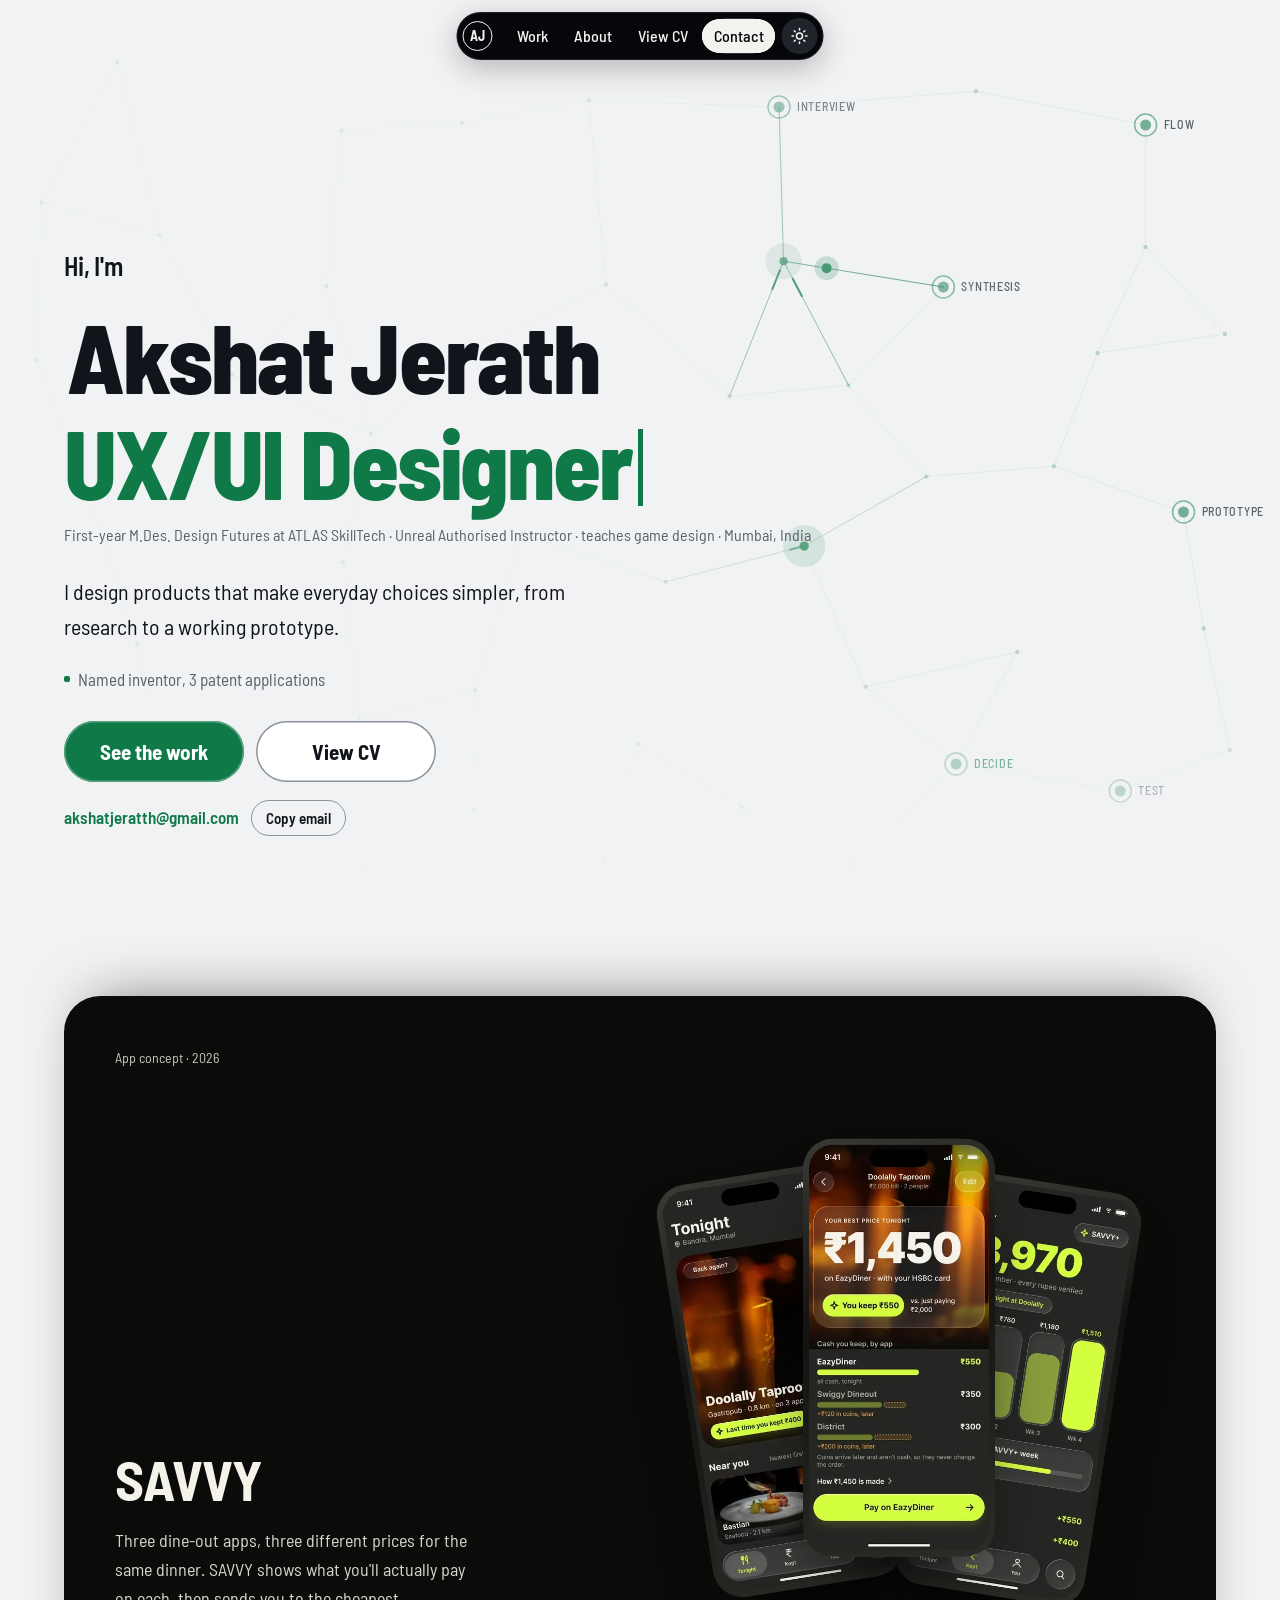
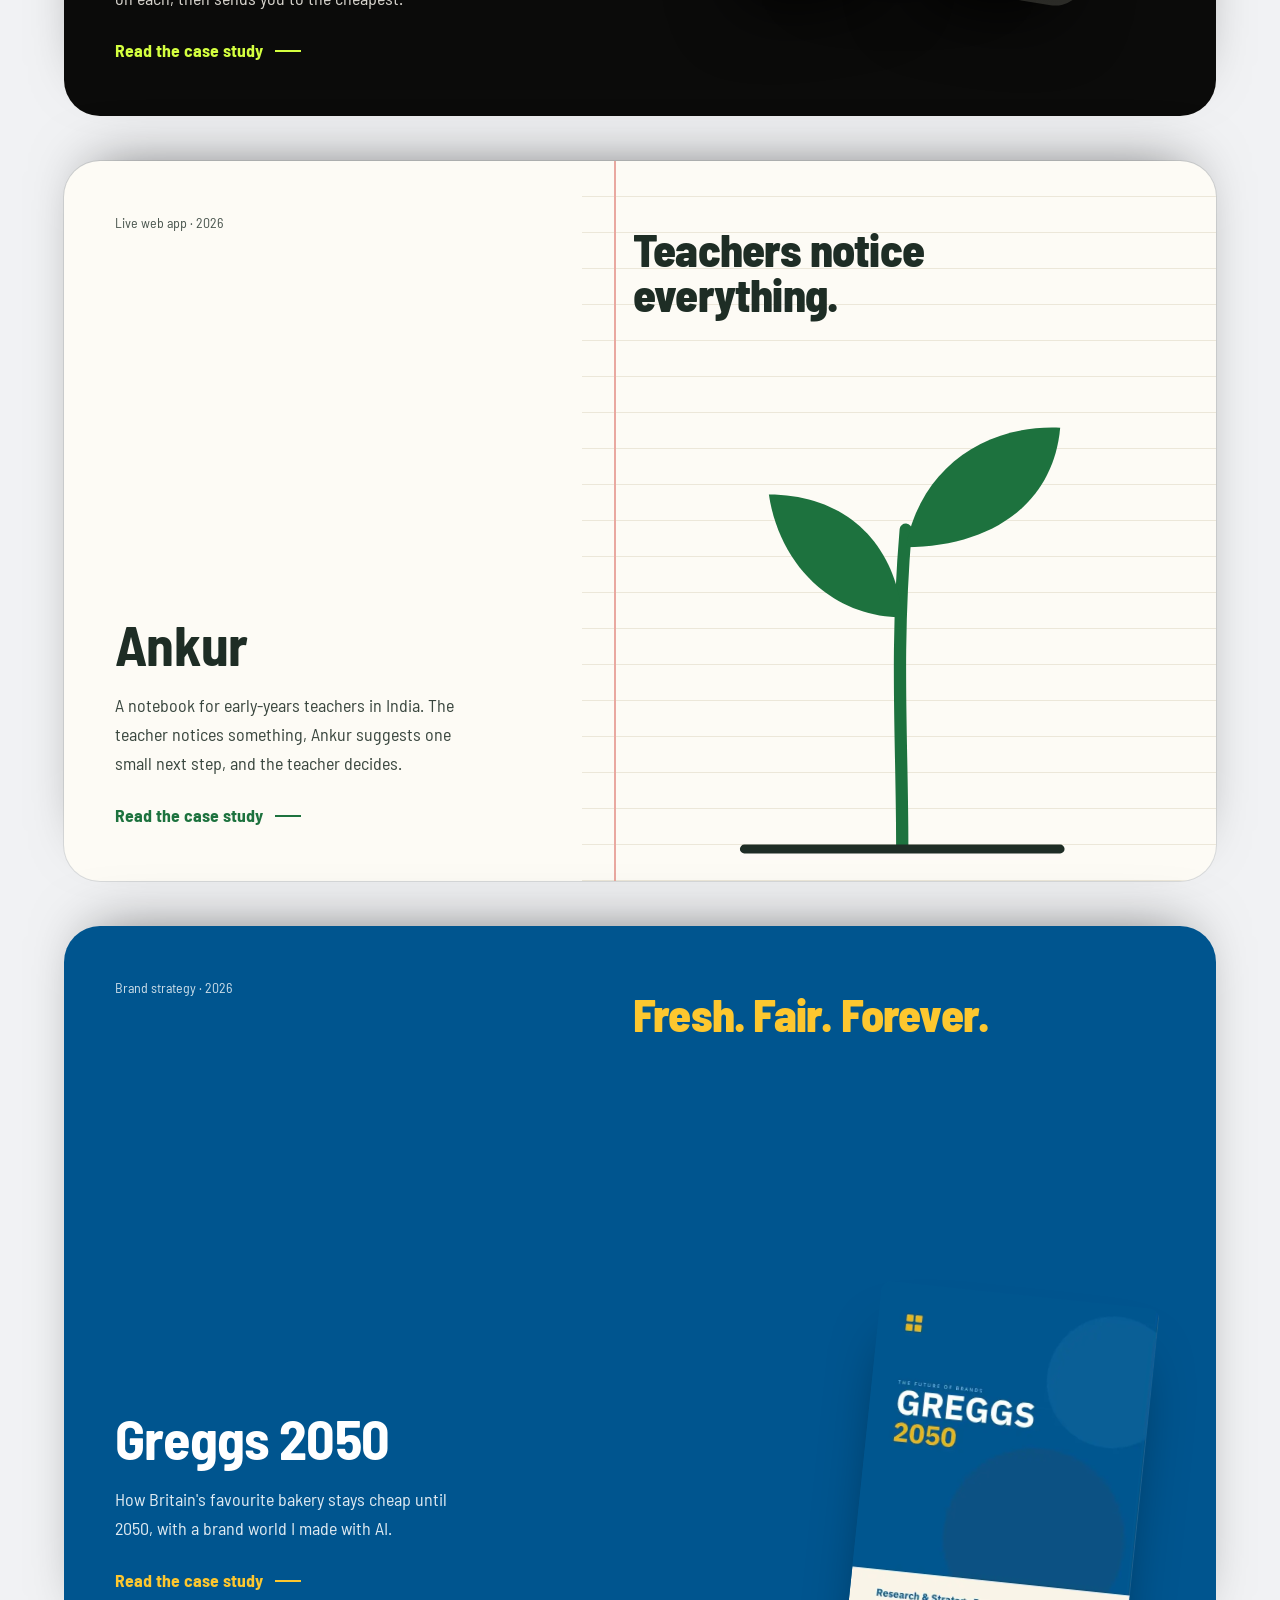
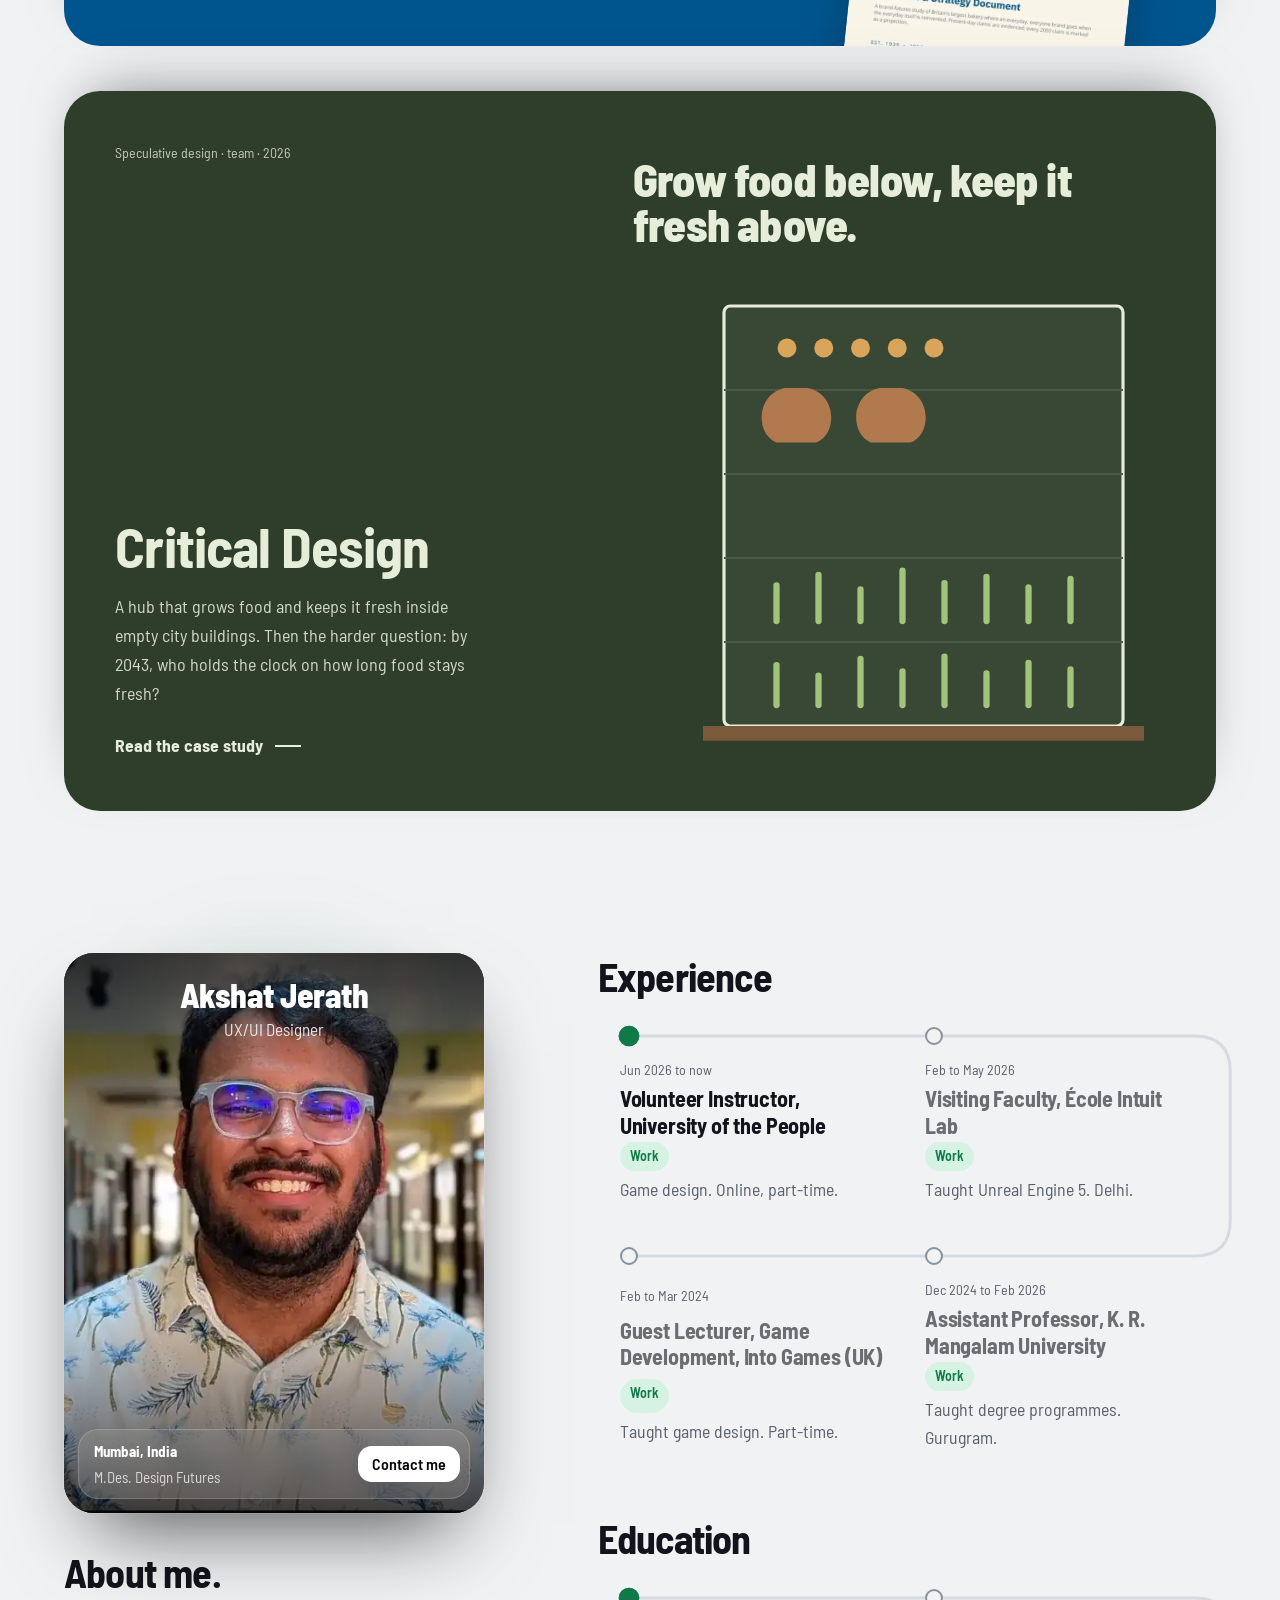
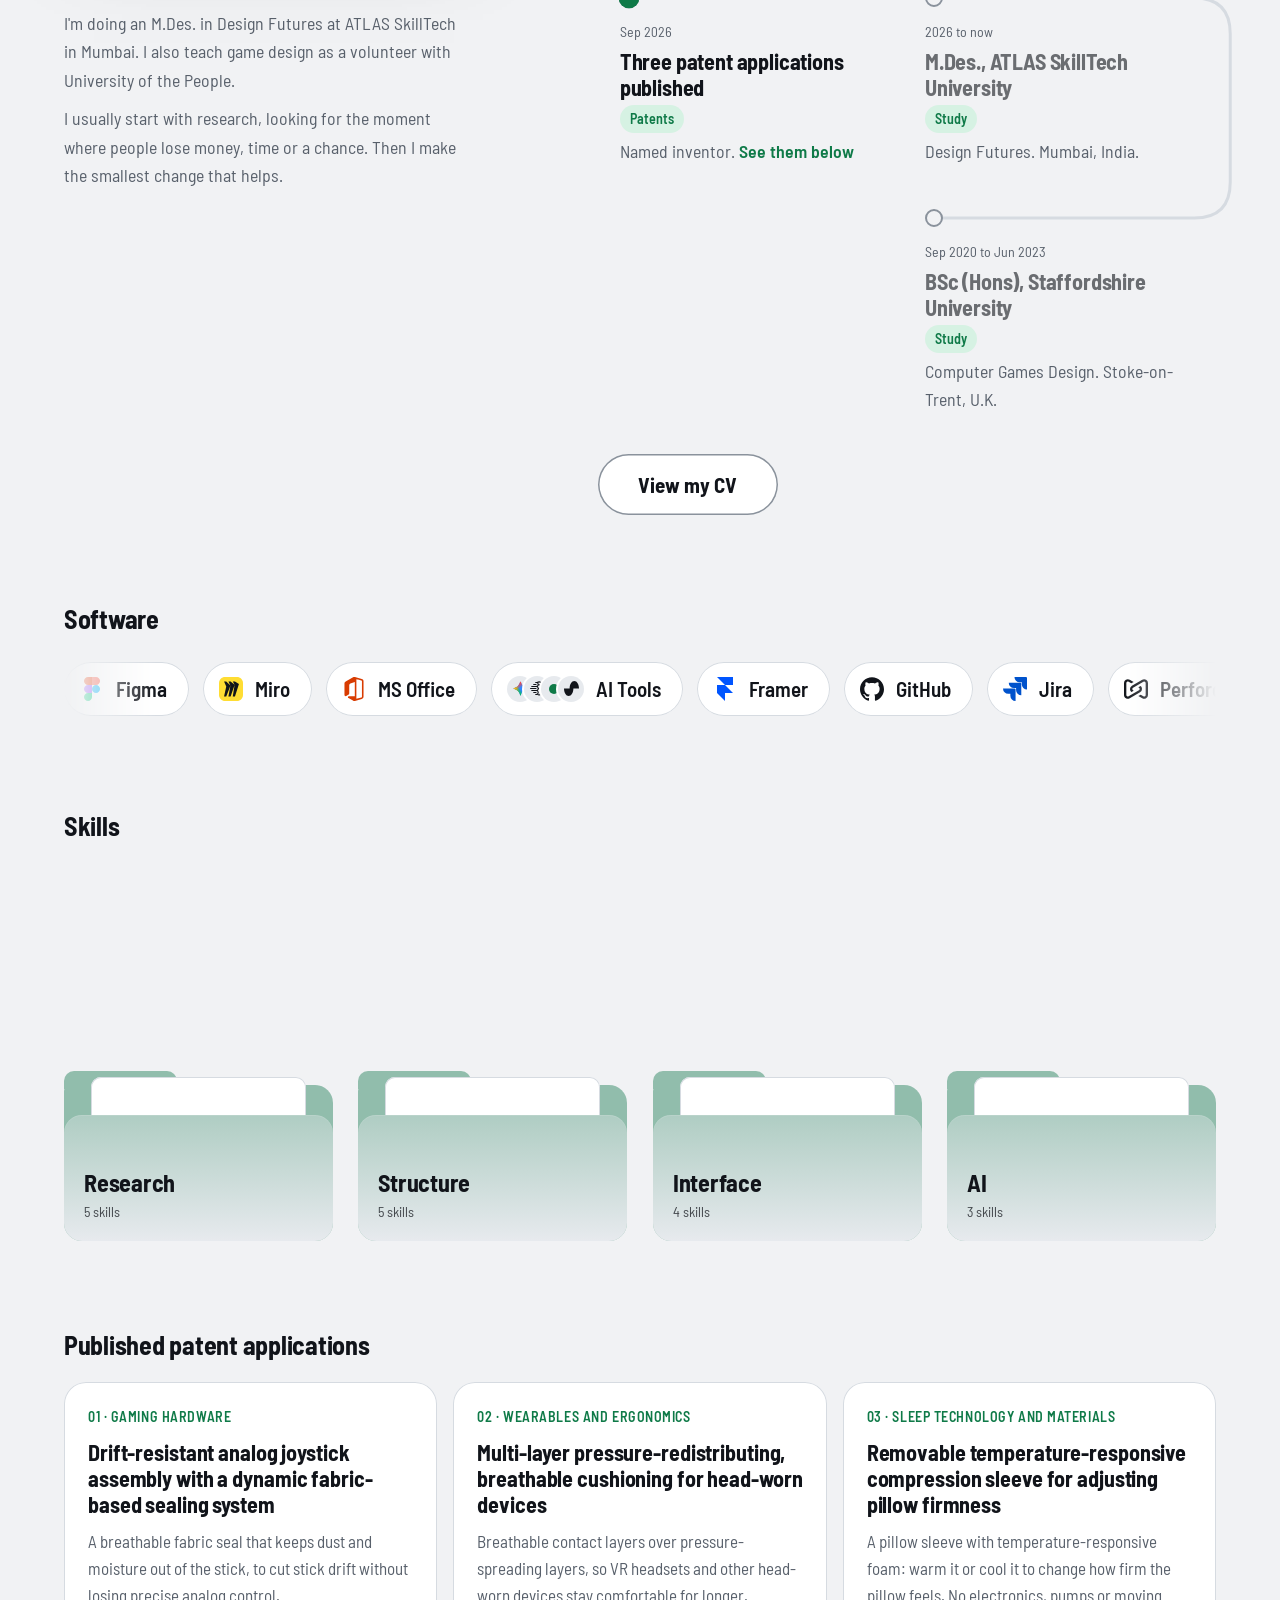
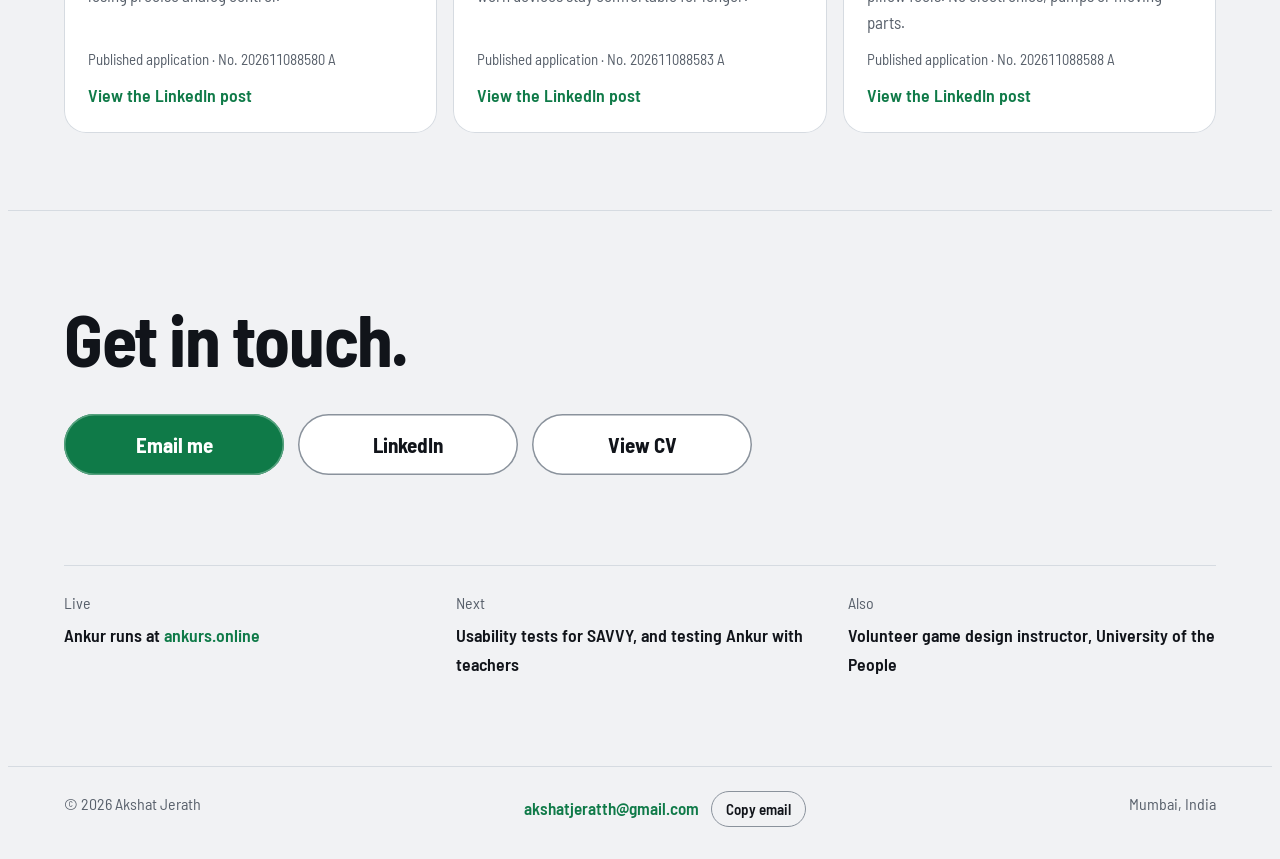
<file: index.html>
<!doctype html>
<html lang="en">
<head>
<meta charset="utf-8">
<meta name="viewport" content="width=device-width, initial-scale=1">
<title>Akshat Jerath, UX/UI designer</title>
<meta name="description" content="Akshat Jerath, UX/UI designer. M.Des. Design Futures, ATLAS SkillTech University, Mumbai. Case studies: SAVVY, Ankur, Greggs 2050 and Critical Design.">
<link rel="icon" href="data:image/svg+xml,%3Csvg xmlns=%27http://www.w3.org/2000/svg%27 viewBox=%270 0 64 64%27%3E%3Ccircle cx=%2732%27 cy=%2732%27 r=%2730%27 fill=%27%230C0E11%27 stroke=%27%2325CA7F%27 stroke-width=%274%27/%3E%3Ctext x=%2732%27 y=%2741%27 font-family=%27Arial%27 font-weight=%27700%27 font-size=%2724%27 fill=%27%2325CA7F%27 text-anchor=%27middle%27%3EAJ%3C/text%3E%3C/svg%3E">
<meta name="theme-color" content="#0C0E11">
<meta property="og:type" content="website">
<meta property="og:title" content="Akshat Jerath, UX/UI designer">
<meta property="og:description" content="Case studies: SAVVY, Ankur, Greggs 2050 and Critical Design. M.Des. Design Futures, ATLAS SkillTech University, Mumbai.">
<meta property="og:image" content="https://akshatjerath.github.io/UX-Website/img/og.jpg">
<meta name="twitter:card" content="summary_large_image">
<script>document.documentElement.classList.add("js");try{const t=localStorage.getItem("aj-theme");if(t)document.documentElement.dataset.theme=t}catch(e){}</script>
<link rel="preload" href="assets/fonts/barlow-semi-condensed-latin-800-normal.woff2" as="font" type="font/woff2" crossorigin>
<link rel="preload" href="assets/fonts/barlow-semi-condensed-latin-400-normal.woff2" as="font" type="font/woff2" crossorigin>
<link rel="stylesheet" href="base.css">
<style>/* critical: hero, so the first paint needs only this and base.css */
.home{--maxw:1560px} 
.home section{position:relative}
.eyebrow{font:600 16px/1.2 var(--body);color:var(--muted);margin-bottom:14px}
.hero{min-height:100svh;display:flex;align-items:flex-end;overflow:hidden;isolation:isolate}
.hero-in{position:relative;z-index:2;width:100%;padding-top:120px;padding-bottom:clamp(40px,8vh,88px)}
.hero::after{content:"";position:absolute;inset:0;z-index:1;pointer-events:none;
  background:linear-gradient(90deg,color-mix(in srgb,var(--bg) 70%,transparent) 0%,color-mix(in srgb,var(--bg) 62%,transparent) 40%,color-mix(in srgb,var(--bg) 30%,transparent) 62%,transparent 80%),linear-gradient(0deg,var(--bg) 0%,transparent 30%)}
@media (max-width:1100px){.hero::after{background:linear-gradient(90deg,color-mix(in srgb,var(--bg) 96%,transparent) 0%,color-mix(in srgb,var(--bg) 94%,transparent) 72%,color-mix(in srgb,var(--bg) 70%,transparent) 88%,transparent 100%),linear-gradient(0deg,var(--bg) 0%,transparent 30%)}}
.hero-h{display:block;font-weight:inherit;--rf:clamp(46px,10.6vw,212px)}
.hi{display:block;font:600 clamp(22px,2.6vw,44px)/1.1 var(--display);color:var(--hero-ink);letter-spacing:-0.005em}
.role{display:block;min-height:.92em;font:800 var(--rf)/.92 var(--display);letter-spacing:-0.0225em;color:var(--accent)}
.tt{display:block;width:min(100%,calc(var(--rf) * 5.6005));height:auto;overflow:visible;margin:.08em 0 .02em}
.tt text{font-family:var(--display);font-weight:800;fill:var(--hero-ink);stroke:none}
.tt .sel rect.box{fill:none;stroke:var(--accent);stroke-width:1.5}
.tt .sel rect.h{fill:var(--bg);stroke:var(--accent);stroke-width:1.5}
.tt .sel text{font:500 15px var(--mono);fill:var(--accent);stroke:none;stroke-dasharray:none;letter-spacing:.04em}
.tt .sel{transition:opacity .25s}
.lede{margin-top:clamp(20px,3vh,32px);max-width:46ch;font-size:clamp(19px,1.6vw,26px);line-height:1.45}
@keyframes blink{50%{opacity:0}}
.caret{display:inline-block;width:.06em;height:.8em;margin-left:.06em;vertical-align:-.06em;background:var(--accent);animation:blink 1s steps(1) infinite}
@media (prefers-reduced-motion:reduce){.caret{animation:none}}
.facts{list-style:none;margin:22px 0 0;padding:0;display:flex;flex-wrap:wrap;gap:8px 22px;font-size:17px;color:var(--muted)}
.facts li{display:flex;align-items:center;gap:8px}
.facts li::before{content:"";width:6px;height:6px;border-radius:2px;background:var(--accent)}
.cta{display:flex;flex-wrap:wrap;gap:12px;margin-top:28px}
@media (max-width:760px){
  .hero::after{background:linear-gradient(180deg,color-mix(in srgb,var(--bg) 55%,transparent) 0%,color-mix(in srgb,var(--bg) 93%,transparent) 30%,color-mix(in srgb,var(--bg) 96%,transparent) 55%,var(--bg) 85%)}
}
</style>
<link rel="preload" href="home.css" as="style" onload="this.onload=null;this.rel='stylesheet'">
<noscript><link rel="stylesheet" href="home.css"></noscript>
</head>
<body class="home">
<a class="skip" href="#work">Skip to work</a>
<svg width="0" height="0" style="position:absolute" aria-hidden="true">
<symbol id="lg-figma" viewBox="0 0 256 384"><path fill="#0acf83" d="M64 384c35.328 0 64-28.672 64-64v-64H64c-35.328 0-64 28.672-64 64s28.672 64 64 64"/><path fill="#a259ff" d="M0 192c0-35.328 28.672-64 64-64h64v128H64c-35.328 0-64-28.672-64-64"/><path fill="#f24e1e" d="M0 64C0 28.672 28.672 0 64 0h64v128H64C28.672 128 0 99.328 0 64"/><path fill="#ff7262" d="M128 0h64c35.328 0 64 28.672 64 64s-28.672 64-64 64h-64z"/><path fill="#1abcfe" d="M256 192c0 35.328-28.672 64-64 64s-64-28.672-64-64s28.672-64 64-64s64 28.672 64 64"/></symbol>
<symbol id="lg-miro" viewBox="0 0 256 256"><path fill="#fd3" d="M0 64C0 28.654 28.654 0 64 0h128c35.346 0 64 28.654 64 64v128c0 35.346-28.654 64-64 64H64c-35.346 0-64-28.654-64-64z"/><path d="M170.195 48.8h-23.239l19.366 34.026L123.717 48.8h-23.239l21.303 41.588L77.239 48.8H54l23.239 52.937L54 207.6h23.239l44.542-113.426L100.478 207.6h23.239l42.605-120.988L146.956 207.6h23.239L212.8 75.263z"/></symbol>
<symbol id="lg-gemini" viewBox="0 0 24 24"><path d="M20.616 10.835a14.147 14.147 0 01-4.45-3.001 14.111 14.111 0 01-3.678-6.452.503.503 0 00-.975 0 14.134 14.134 0 01-3.679 6.452 14.155 14.155 0 01-4.45 3.001c-.65.28-1.318.505-2.002.678a.502.502 0 000 .975c.684.172 1.35.397 2.002.677a14.147 14.147 0 014.45 3.001 14.112 14.112 0 013.679 6.453.502.502 0 00.975 0c.172-.685.397-1.351.677-2.003a14.145 14.145 0 013.001-4.45 14.113 14.113 0 016.453-3.678.503.503 0 000-.975 13.245 13.245 0 01-2.003-.678z" fill="#3186FF"></path><path d="M20.616 10.835a14.147 14.147 0 01-4.45-3.001 14.111 14.111 0 01-3.678-6.452.503.503 0 00-.975 0 14.134 14.134 0 01-3.679 6.452 14.155 14.155 0 01-4.45 3.001c-.65.28-1.318.505-2.002.678a.502.502 0 000 .975c.684.172 1.35.397 2.002.677a14.147 14.147 0 014.45 3.001 14.112 14.112 0 013.679 6.453.502.502 0 00.975 0c.172-.685.397-1.351.677-2.003a14.145 14.145 0 013.001-4.45 14.113 14.113 0 016.453-3.678.503.503 0 000-.975 13.245 13.245 0 01-2.003-.678z" fill="url(#gemini-lobe-icons-gemini-0-_R_0_)"></path><path d="M20.616 10.835a14.147 14.147 0 01-4.45-3.001 14.111 14.111 0 01-3.678-6.452.503.503 0 00-.975 0 14.134 14.134 0 01-3.679 6.452 14.155 14.155 0 01-4.45 3.001c-.65.28-1.318.505-2.002.678a.502.502 0 000 .975c.684.172 1.35.397 2.002.677a14.147 14.147 0 014.45 3.001 14.112 14.112 0 013.679 6.453.502.502 0 00.975 0c.172-.685.397-1.351.677-2.003a14.145 14.145 0 013.001-4.45 14.113 14.113 0 016.453-3.678.503.503 0 000-.975 13.245 13.245 0 01-2.003-.678z" fill="url(#gemini-lobe-icons-gemini-1-_R_0_)"></path><path d="M20.616 10.835a14.147 14.147 0 01-4.45-3.001 14.111 14.111 0 01-3.678-6.452.503.503 0 00-.975 0 14.134 14.134 0 01-3.679 6.452 14.155 14.155 0 01-4.45 3.001c-.65.28-1.318.505-2.002.678a.502.502 0 000 .975c.684.172 1.35.397 2.002.677a14.147 14.147 0 014.45 3.001 14.112 14.112 0 013.679 6.453.502.502 0 00.975 0c.172-.685.397-1.351.677-2.003a14.145 14.145 0 013.001-4.45 14.113 14.113 0 016.453-3.678.503.503 0 000-.975 13.245 13.245 0 01-2.003-.678z" fill="url(#gemini-lobe-icons-gemini-2-_R_0_)"></path><defs><linearGradient gradientUnits="userSpaceOnUse" id="gemini-lobe-icons-gemini-0-_R_0_" x1="7" x2="11" y1="15.5" y2="12"><stop stop-color="#08B962"></stop><stop offset="1" stop-color="#08B962" stop-opacity="0"></stop></linearGradient><linearGradient gradientUnits="userSpaceOnUse" id="gemini-lobe-icons-gemini-1-_R_0_" x1="8" x2="11.5" y1="5.5" y2="11"><stop stop-color="#F94543"></stop><stop offset="1" stop-color="#F94543" stop-opacity="0"></stop></linearGradient><linearGradient gradientUnits="userSpaceOnUse" id="gemini-lobe-icons-gemini-2-_R_0_" x1="3.5" x2="17.5" y1="13.5" y2="12"><stop stop-color="#FABC12"></stop><stop offset=".46" stop-color="#FABC12" stop-opacity="0"></stop></linearGradient></defs></symbol>
<symbol id="lg-ideogram" viewBox="0 0 24 24"><path d="M17.768 1.482a6.4 6.4 0 012.988 3.78c.19.068.377.154.555.257.026.015.05.03.073.047.226.137.436.301.627.49a3.377 3.377 0 01-.105 4.875 3.376 3.376 0 01-.216 5.158l-.037.029.021.032c.39.602.585 1.324.534 2.065l-.009.11a3.377 3.377 0 01-4.658 2.777 3.377 3.377 0 01-5.846.971 4.052 4.052 0 01-1.635.397c-.04.005-.082.008-.125.008h-.897l-.068-.003c-1.116-.067-1.093-1.775.068-1.775h.804l.046-.004.047-.001a2.3 2.3 0 00.079-4.6.735.735 0 01-.08.005H2.808a.889.889 0 010-1.778h7.034l.046-.004.048-.001a2.3 2.3 0 00.509-4.544l-.141-.031a2.188 2.188 0 00-.299-.046.759.759 0 01-.07.003H2.808a.889.889 0 110-1.777h7.035l.046-.004.047-.001a2.3 2.3 0 00.087-4.6.972.972 0 01-.087.004h-.897L8.97 3.32c-1.116-.067-1.093-1.775.068-1.775h.8a.9.9 0 01.097-.005c.402 0 .79.058 1.157.166l.031-.02a6.399 6.399 0 016.645-.203zm-3.737 11.484l-.068.036-.083.051a4.08 4.08 0 01-1.404 2.153 4.07 4.07 0 011.537 3.189 4.06 4.06 0 01-.92 2.579 1.599 1.599 0 002.824-1.322l-.03-.124-.013-.079-.005-.056-.001-.042.001-.058.005-.053.013-.078.018-.072.022-.064.035-.079.005-.01a.869.869 0 01.158-.217l.055-.052.041-.032.05-.035.042-.026.055-.03.073-.03.056-.02.04-.011.078-.016.073-.009.045-.002h.048l.041.002.058.006.056.01.062.015.031.01.049.017.054.023.044.021.053.031.035.023c.06.042.114.09.163.147l.038.046.034.048a1.6 1.6 0 102.4-2.07 3.256 3.256 0 01-.473.007l-.057-.005-.026-.005h-.016a3.376 3.376 0 01-2.985-2.568l-.026-.116a1.6 1.6 0 00-2.285-1.133zm-4.416 4.595a.889.889 0 110 1.777H5.939a.889.889 0 010-1.777h3.676zm9.208-10.503a1.6 1.6 0 00-.797 1.3l-.002.085a.889.889 0 01-.83.887l-.059.002a.889.889 0 01-.887-.83l-.002-.059a1.6 1.6 0 00-2.528-1.301 4.089 4.089 0 01-1.255 1.674 4.083 4.083 0 011.451 2.308 3.374 3.374 0 014.125 2.532l.02.093a1.6 1.6 0 001.395 1.26l.124.01.042.002c.06 0 .12-.003.18-.01l.085-.011.062-.015a1.6 1.6 0 00-.245-3.163l-.079-.002a.887.887 0 01-.683-.32l-.034-.044a.884.884 0 01-.154-.702.889.889 0 01.807-.71l.064-.001a1.6 1.6 0 001.134-2.728 1.6 1.6 0 00-.786-.426l-.102-.019a.856.856 0 01-.076-.016 1.592 1.592 0 00-.97.204zm-9.199 4.08a.889.889 0 010 1.778H.89a.889.889 0 010-1.777h8.735zm-.01-6.432a.889.889 0 110 1.777H5.94a.889.889 0 110-1.777h3.676zm3.297-1.954l-.053.021a4.065 4.065 0 011.126 2.36 3.375 3.375 0 013.151 1.027 3.366 3.366 0 011.695-1 4.621 4.621 0 00-5.919-2.408z"></path></symbol>
<symbol id="lg-suno" viewBox="0 0 24 24"><path fill="currentColor" d="M16.5 0C20.642 0 24 5.373 24 12h-9c0 6.627-3.358 12-7.5 12S0 18.627 0 12h9c0-6.627 3.358-12 7.5-12"/></symbol>
<symbol id="lg-forms" viewBox="0 0 24 24"><path fill="#7248B9" d="M14.727 6h6l-6-6zm0 .727H14V0H4.91c-.905 0-1.637.732-1.637 1.636v20.728c0 .904.732 1.636 1.636 1.636h14.182c.904 0 1.636-.732 1.636-1.636V6.727zM7.91 17.318a.819.819 0 1 1 .001-1.638a.819.819 0 0 1 0 1.638zm0-3.273a.819.819 0 1 1 .001-1.637a.819.819 0 0 1 0 1.637zm0-3.272a.819.819 0 1 1 .001-1.638a.819.819 0 0 1 0 1.638zm9 6.409h-6.818v-1.364h6.818zm0-3.273h-6.818v-1.364h6.818zm0-3.273h-6.818V9.273h6.818z"/></symbol>
<symbol id="lg-microsoftoffice" viewBox="0 0 24 24"><path fill="#D83B01" d="M21.53 4.306v15.363q0 .807-.472 1.433q-.472.627-1.253.85l-6.888 1.974q-.136.037-.29.055q-.156.019-.293.019q-.396 0-.72-.105q-.321-.106-.656-.292l-4.505-2.544q-.248-.137-.391-.366q-.143-.23-.143-.515q0-.434.304-.738q.304-.305.739-.305h5.831V4.964l-4.38 1.563q-.533.187-.856.658q-.322.472-.322 1.03v8.078q0 .496-.248.912q-.25.416-.683.651l-2.072 1.13q-.286.148-.571.148q-.497 0-.844-.347q-.348-.347-.348-.844V6.563q0-.62.33-1.19q.328-.571.874-.881L11.07.285q.248-.136.534-.21q.285-.075.57-.075q.211 0 .38.031q.166.031.364.093l6.888 1.899q.384.11.7.329q.317.217.547.52q.23.305.353.67q.125.367.125.764zm-1.588 15.363V4.306q0-.273-.16-.478q-.163-.204-.423-.28l-3.388-.93q-.397-.111-.794-.23q-.397-.117-.794-.216v19.68l4.976-1.427q.26-.074.422-.28q.161-.204.161-.477z"/></symbol>
<symbol id="lg-framer" viewBox="0 0 24 24"><path fill="#0055FF" d="M4 0h16v8h-8zm0 8h8l8 8H4zm0 8h8v8z"/></symbol>
<symbol id="lg-github" viewBox="0 0 24 24"><path fill="currentColor" d="M12 .297c-6.63 0-12 5.373-12 12c0 5.303 3.438 9.8 8.205 11.385c.6.113.82-.258.82-.577c0-.285-.01-1.04-.015-2.04c-3.338.724-4.042-1.61-4.042-1.61C4.422 18.07 3.633 17.7 3.633 17.7c-1.087-.744.084-.729.084-.729c1.205.084 1.838 1.236 1.838 1.236c1.07 1.835 2.809 1.305 3.495.998c.108-.776.417-1.305.76-1.605c-2.665-.3-5.466-1.332-5.466-5.93c0-1.31.465-2.38 1.235-3.22c-.135-.303-.54-1.523.105-3.176c0 0 1.005-.322 3.3 1.23c.96-.267 1.98-.399 3-.405c1.02.006 2.04.138 3 .405c2.28-1.552 3.285-1.23 3.285-1.23c.645 1.653.24 2.873.12 3.176c.765.84 1.23 1.91 1.23 3.22c0 4.61-2.805 5.625-5.475 5.92c.42.36.81 1.096.81 2.22c0 1.606-.015 2.896-.015 3.286c0 .315.21.69.825.57C20.565 22.092 24 17.592 24 12.297c0-6.627-5.373-12-12-12"/></symbol>
<symbol id="lg-jira" viewBox="0 0 24 24"><path fill="#0052CC" d="M11.571 11.513H0a5.22 5.22 0 0 0 5.232 5.215h2.13v2.057A5.215 5.215 0 0 0 12.575 24V12.518a1.005 1.005 0 0 0-1.005-1.005zm5.723-5.756H5.736a5.215 5.215 0 0 0 5.215 5.214h2.129v2.058a5.22 5.22 0 0 0 5.215 5.214V6.758a1 1 0 0 0-1.001-1.001M23.013 0H11.455a5.215 5.215 0 0 0 5.215 5.215h2.129v2.057A5.215 5.215 0 0 0 24 12.483V1.005A1 1 0 0 0 23.013 0"/></symbol>
<symbol id="lg-perforce" viewBox="0 0 24 24"><path fill="currentColor" d="m7.386 14.957l2.279-1.316l-.576-.333A1.48 1.48 0 0 1 8.334 12c0-.262.073-.915.755-1.308l10.31-5.953a1.49 1.49 0 0 1 1.51 0c.228.13.755.52.755 1.308v11.906c0 .788-.527 1.178-.754 1.308s-.828.393-1.51 0l-2.732-1.577l-2.334 1.348l3.899 2.251a3.81 3.81 0 0 0 3.845 0A3.81 3.81 0 0 0 24 17.953V6.047a3.81 3.81 0 0 0-1.922-3.33a3.83 3.83 0 0 0-1.923-.52c-.66 0-1.32.173-1.922.52L7.923 8.67A3.81 3.81 0 0 0 6 12c0 1.17.51 2.234 1.386 2.956zm9.228-5.913l-2.279 1.316l.576.333c.682.393.755 1.046.755 1.308c0 .263-.073.915-.755 1.308l-10.31 5.954a1.49 1.49 0 0 1-1.51 0a1.48 1.48 0 0 1-.755-1.308V6.047c0-.788.527-1.178.754-1.308s.828-.393 1.51 0l2.732 1.577l2.334-1.348l-3.899-2.251a3.81 3.81 0 0 0-3.845 0A3.81 3.81 0 0 0 0 6.047v11.906c0 1.39.72 2.635 1.922 3.33a3.83 3.83 0 0 0 1.923.52c.66 0 1.32-.173 1.922-.52l10.31-5.953A3.81 3.81 0 0 0 18 12c0-1.17-.51-2.234-1.386-2.956"/></symbol>
<symbol id="lg-unrealengine" viewBox="0 0 24 24"><path fill="currentColor" d="M12 0a12 12 0 1 0 12 12A12 12 0 0 0 12 0m0 23.52A11.52 11.52 0 1 1 23.52 12A11.52 11.52 0 0 1 12 23.52m7.13-9.791c-.206.997-1.126 3.557-4.06 4.942l-1.179-1.325l-1.988 2a7.34 7.34 0 0 1-5.804-2.978a3 3 0 0 0 .65.123c.326.006.678-.114.678-.66v-5.394a.89.89 0 0 0-1.116-.89c-.92.212-1.656 2.509-1.656 2.509a7.3 7.3 0 0 1 2.528-5.597a7.4 7.4 0 0 1 3.73-1.721c-1.006.573-1.57 1.507-1.57 2.29c0 1.262.76 1.109.984.923v7.28a1.2 1.2 0 0 0 .148.256a1.08 1.08 0 0 0 .88.445c.76 0 1.747-.868 1.747-.868V9.172c0-.6-.452-1.324-.905-1.572c0 0 .838-.149 1.484.346a6 6 0 0 1 .387-.425c1.508-1.48 2.929-1.902 4.112-2.112c0 0-2.151 1.69-2.151 3.96c0 1.687.043 5.801.043 5.801c.799.771 1.986-.342 3.059-1.441Z"/></symbol>
<symbol id="lg-photoshop" viewBox="0 0 24 24"><rect x="1" y="1" width="22" height="22" rx="4" fill="none" stroke="currentColor" stroke-width="2"/><text x="12" y="16.5" text-anchor="middle" font-family="Arial" font-weight="700" font-size="11" fill="currentColor">Ps</text></symbol>
<!-- CAD: generic cube from Iconify (tabler:cube). Placeholder until the exact CAD app name is chosen. -->
<symbol id="lg-cad" viewBox="0 0 24 24"><path fill="none" stroke="currentColor" stroke-linecap="round" stroke-linejoin="round" stroke-width="2" d="M21 16.008V7.99a1.98 1.98 0 0 0-1-1.717l-7-4.008a2.02 2.02 0 0 0-2 0L4 6.273c-.619.355-1 1.01-1 1.718v8.018c0 .709.381 1.363 1 1.717l7 4.008a2.02 2.02 0 0 0 2 0l7-4.008c.619-.355 1-1.01 1-1.718M12 22V12m0 0l8.73-5.04m-17.46 0L12 12"/></symbol>
</svg>

<header class="island" id="island">
  <a class="who" href="#top" aria-label="Akshat Jerath, home"><span class="av" aria-hidden="true">AJ</span></a>
  <nav aria-label="Main"><a href="#work">Work</a><a href="#about">About</a><a class="cv" href="#" target="_blank" rel="noopener noreferrer" data-me="cv" hidden>View CV</a><a href="#contact">Contact</a></nav>
  <button type="button" class="theme" id="themeBtn" aria-label="Switch to day mode"><svg viewBox="0 0 24 24" width="18" height="18" aria-hidden="true"><g class="sun" fill="none" stroke="currentColor" stroke-width="2" stroke-linecap="round"><circle cx="12" cy="12" r="4"/><path d="M12 2v2M12 20v2M4.9 4.9l1.4 1.4M17.7 17.7l1.4 1.4M2 12h2M20 12h2M4.9 19.1l1.4-1.4M17.7 6.3l1.4-1.4"/></g><path class="moon" fill="currentColor" d="M20.5 14.2A8.5 8.5 0 0 1 9.8 3.5a8.5 8.5 0 1 0 10.7 10.7z"/></svg></button>
</header>

<main>
  <!-- HERO: name and role, over the Agent mesh: my process as neurons handing a task back and forth -->
  <section class="hero" id="top">
    <canvas class="mesh" data-agent-mesh aria-hidden="true"></canvas>
    <div class="hero-in wrap">
      <h1 class="hero-h">
        <span class="hi">Hi, I'm</span>
        <span class="sr">Akshat Jerath, UX/UI designer</span>
        <svg class="tt" viewBox="-6 -30 1120.09 280" data-tech-text="Akshat Jerath" aria-hidden="true"><text font-size="200" letter-spacing="-4" y="200">Akshat Jerath</text></svg>
        <span class="role" aria-hidden="true">UX/UI Designer</span>
      </h1>
      <p class="cred">First-year M.Des. Design Futures at ATLAS SkillTech · Unreal Authorised Instructor · teaches game design · Mumbai, India</p>
      <p class="lede">I design products that make everyday choices simpler, from research to a working prototype.</p>
      <ul class="facts">
        <li>Named inventor, 3 patent applications</li>
      </ul>
      <div class="cta"><a class="star solid" href="#work"><span>See the work</span></a><a class="star" href="#" target="_blank" rel="noopener noreferrer" data-me="cv" hidden><span>View CV</span></a></div>
      <p class="mail" data-mail hidden><a class="lnk" href="#" data-me="email"></a><button type="button" class="copy">Copy email</button><span class="sr" role="status"></span></p>
    </div>
  </section>

  <!-- WORK: four case studies as panels that stack as you scroll, each in its project's colours -->
  <section class="work" id="work" aria-labelledby="t-work">
    <h2 id="t-work" class="sr">Work</h2>
    <div class="stack">
      <article class="pj pj-savvy" style="--i:0"><a class="pj-in" href="savvy.html">
        <div class="pj-text"><p class="pj-meta">App concept · 2026</p><h3>SAVVY</h3><p>Three dine-out apps, three different prices for the same dinner. SAVVY shows what you'll actually pay on each, then sends you to the cheapest.</p><span class="pj-go">Read the case study</span></div>
        <div class="pj-vis" aria-hidden="true"><span class="ph p1"><img src="img/savvy-n-tonight-360.webp" srcset="img/savvy-n-tonight-360.webp 360w, img/savvy-n-tonight.webp 402w" sizes="204px" alt="" loading="lazy" decoding="async" width="402" height="874"></span><span class="ph p2"><img src="img/savvy-n-answer-360.webp" srcset="img/savvy-n-answer-360.webp 360w, img/savvy-n-answer.webp 402w" sizes="204px" alt="" loading="lazy" decoding="async" width="402" height="874"></span><span class="ph p3"><img src="img/savvy-n-kept-360.webp" srcset="img/savvy-n-kept-360.webp 360w, img/savvy-n-kept.webp 402w" sizes="204px" alt="" loading="lazy" decoding="async" width="402" height="874"></span></div>
      </a></article>
      <article class="pj pj-ankur" style="--i:1"><a class="pj-in" href="ankur.html">
        <div class="pj-text"><p class="pj-meta">Live web app · 2026</p><h3>Ankur</h3><p>A notebook for early-years teachers in India. The teacher notices something, Ankur suggests one small next step, and the teacher decides.</p><span class="pj-go">Read the case study</span></div>
        <div class="pj-vis" aria-hidden="true"><span class="pj-word">Teachers notice everything.</span><svg class="pj-sprout" viewBox="0 0 300 320"><path d="M150 300 C150 240 146 190 152 120"/><path class="lf" d="M150 170 C110 170 80 140 74 100 C116 100 146 126 150 170Z"/><path class="lf" d="M152 130 C160 86 196 60 240 62 C236 106 200 130 152 130Z"/><path class="soil" d="M60 302 H240"/></svg></div>
      </a></article>
      <article class="pj pj-greggs" style="--i:2"><a class="pj-in" href="greggs.html">
        <div class="pj-text"><p class="pj-meta">Brand strategy · 2026</p><h3>Greggs 2050</h3><p>How Britain's favourite bakery stays cheap until 2050, with a brand world I made with AI.</p><span class="pj-go">Read the case study</span></div>
        <div class="pj-vis" aria-hidden="true"><span class="pj-word">Fresh. Fair. Forever.</span><img src="img/greggs-report-cover-600.webp" srcset="img/greggs-report-cover-600.webp 600w, img/greggs-report-cover.webp 783w" sizes="290px" alt="" loading="lazy" decoding="async" width="783" height="1111"></div>
      </a></article>
      <article class="pj pj-cd" style="--i:3"><a class="pj-in" href="critical-design.html">
        <div class="pj-text"><p class="pj-meta">Speculative design · team · 2026</p><h3>Critical Design</h3><p>A hub that grows food and keeps it fresh inside empty city buildings. Then the harder question: by 2043, who holds the clock on how long food stays fresh?</p><span class="pj-go">Read the case study</span></div>
        <div class="pj-vis" aria-hidden="true"><span class="pj-word">Grow food below, keep it fresh above.</span><svg class="pj-hub" viewBox="0 0 460 480"><rect x="40" y="40" width="380" height="400" rx="6"/><path class="fl" d="M40 120 H420 M40 200 H420 M40 280 H420 M40 360 H420"/><g class="crop"><path d="M90 340 v-34 M130 340 v-44 M170 340 v-30 M210 340 v-48 M250 340 v-36 M290 340 v-42 M330 340 v-32 M370 340 v-40"/><path d="M90 420 v-38 M130 420 v-28 M170 420 v-44 M210 420 v-32 M250 420 v-46 M290 420 v-30 M330 420 v-40 M370 420 v-34"/></g><g class="keep"><circle cx="100" cy="80" r="9"/><circle cx="135" cy="80" r="9"/><circle cx="170" cy="80" r="9"/><circle cx="205" cy="80" r="9"/><circle cx="240" cy="80" r="9"/><path d="M90 170 c-20 -8 -20 -46 8 -52 h22 c28 6 28 44 8 52z M180 170 c-20 -8 -20 -46 8 -52 h22 c28 6 28 44 8 52z"/></g><rect x="20" y="440" width="420" height="14" class="gr"/></svg></div>
      </a></article>
    </div>
  </section>

  <!-- ABOUT: profile card and a short intro on the left (after React Bits' Profile Card); experience and education on the right -->
  <section class="about wrap" id="about" aria-labelledby="t-about">
    <div class="ab-grid">
      <div class="ab-left">
        <div class="pc-wrap">
          <article class="pc" data-profile-card>
            <div class="pc-in">
              <img class="pc-photo" src="img/aj.webp" alt="Akshat Jerath, smiling, in a school corridor" width="480" height="640" loading="lazy" decoding="async">
              <span class="pc-shine" aria-hidden="true"></span><span class="pc-glare" aria-hidden="true"></span>
              <div class="pc-top"><b>Akshat Jerath</b><span>UX/UI Designer</span></div>
              <div class="pc-bar"><div><b>Mumbai, India</b><span>M.Des. Design Futures</span></div><a href="#contact">Contact me</a></div>
            </div>
          </article>
        </div>
        <h2 id="t-about" class="ab-h">About me.</h2>
        <p class="ab-p">I'm doing an M.Des. in Design Futures at ATLAS SkillTech in Mumbai. I also teach game design as a volunteer with University of the People.</p>
        <p class="ab-p">I usually start with research, looking for the moment where people lose money, time or a chance. Then I make the smallest change that helps.</p>
      </div>
      <div class="ab-right">
        <h3 class="tl-h">Experience</h3>
        <ol class="tl" data-timeline>
          <li><span class="tl-when">Jun 2026 to now</span><b>Volunteer Instructor, University of the People</b><span class="tl-kind">Work</span><p>Game design. Online, part-time.</p></li>
          <li><span class="tl-when">Feb to May 2026</span><b>Visiting Faculty, École Intuit Lab</b><span class="tl-kind">Work</span><p>Taught Unreal Engine 5. Delhi.</p></li>
          <li><span class="tl-when">Dec 2024 to Feb 2026</span><b>Assistant Professor, K. R. Mangalam University</b><span class="tl-kind">Work</span><p>Taught degree programmes. Gurugram.</p></li>
          <li><span class="tl-when">Feb to Mar 2024</span><b>Guest Lecturer, Game Development, Into Games (UK)</b><span class="tl-kind">Work</span><p>Taught game design. Part-time.</p></li>
        </ol>

        <h3 class="tl-h tl-h2" id="education">Education</h3>
        <ol class="tl" data-timeline>
          <li><span class="tl-when">Sep 2026</span><b>Three patent applications published</b><span class="tl-kind">Patents</span><p>Named inventor. <a class="lnk" href="#patents">See them below</a></p></li>
          <li><span class="tl-when">2026 to now</span><b>M.Des., ATLAS SkillTech University</b><span class="tl-kind">Study</span><p>Design Futures. Mumbai, India.</p></li>
          <li><span class="tl-when">Sep 2020 to Jun 2023</span><b>BSc (Hons), Staffordshire University</b><span class="tl-kind">Study</span><p>Computer Games Design. Stoke-on-Trent, U.K.</p></li>
        </ol>
        <div class="tl-cv"><a class="star" href="#" target="_blank" rel="noopener noreferrer" data-me="cv" hidden><span>View my CV</span></a></div>
      </div>
    </div>



    <h3 class="sub-h">Software</h3>
    <div class="loop" data-logo-loop>
      <ul class="loop-track">
        <li><svg aria-hidden="true"><use href="#lg-figma"/></svg>Figma</li>
        <li><svg aria-hidden="true"><use href="#lg-miro"/></svg>Miro</li>
        <li><svg aria-hidden="true"><use href="#lg-microsoftoffice"/></svg>MS Office</li>
        <li class="ai"><span class="stk" aria-hidden="true"><span><svg aria-hidden="true"><use href="#lg-gemini"/></svg></span><span><svg aria-hidden="true"><use href="#lg-ideogram"/></svg></span><span><i class="nl"></i></span><span><svg aria-hidden="true"><use href="#lg-suno"/></svg></span></span>AI Tools</li>
        <li><svg aria-hidden="true"><use href="#lg-framer"/></svg>Framer</li>
        <li><svg aria-hidden="true"><use href="#lg-github"/></svg>GitHub</li>
        <li><svg aria-hidden="true"><use href="#lg-jira"/></svg>Jira</li>
        <li><svg aria-hidden="true"><use href="#lg-perforce"/></svg>Perforce</li>
        <li><svg aria-hidden="true"><use href="#lg-unrealengine"/></svg>Unreal Engine (Blueprint, Niagara, cinematics)</li>
        <li><svg aria-hidden="true"><use href="#lg-photoshop"/></svg>Photoshop</li>
        <li><svg aria-hidden="true"><use href="#lg-cad"/></svg>CAD</li>
        <li><svg aria-hidden="true"><use href="#lg-forms"/></svg>Google Forms</li>
      </ul>
    </div>

    <h3 class="sub-h">Skills</h3>
    <div class="folders">
      <div class="fold" style="--n:5"><button type="button" class="f-btn" aria-expanded="false" aria-controls="f-research"><span class="f-back" aria-hidden="true"></span><span class="f-paper" aria-hidden="true"></span><span class="f-front"><b>Research</b><small>5 skills</small></span></button>
        <ul class="f-notes" id="f-research"><li style="--i:0">Interviews</li><li style="--i:1">Surveys</li><li style="--i:2">Field audits</li><li style="--i:3">Competitor audits</li><li style="--i:4">Desk research</li></ul></div>
      <div class="fold" style="--n:5"><button type="button" class="f-btn" aria-expanded="false" aria-controls="f-structure"><span class="f-back" aria-hidden="true"></span><span class="f-paper" aria-hidden="true"></span><span class="f-front"><b>Structure</b><small>5 skills</small></span></button>
        <ul class="f-notes" id="f-structure"><li style="--i:0">User flows</li><li style="--i:1">Task flows</li><li style="--i:2">Information architecture</li><li style="--i:3">OOUX</li><li style="--i:4">Card sorting</li></ul></div>
      <div class="fold" style="--n:4"><button type="button" class="f-btn" aria-expanded="false" aria-controls="f-interface"><span class="f-back" aria-hidden="true"></span><span class="f-paper" aria-hidden="true"></span><span class="f-front"><b>Interface</b><small>4 skills</small></span></button>
        <ul class="f-notes" id="f-interface"><li style="--i:0">Wireframes</li><li style="--i:1">Hi-fi UI</li><li style="--i:2">Design systems</li><li style="--i:3">iOS and Android</li></ul></div>
      <div class="fold" style="--n:3"><button type="button" class="f-btn" aria-expanded="false" aria-controls="f-ai"><span class="f-back" aria-hidden="true"></span><span class="f-paper" aria-hidden="true"></span><span class="f-front"><b>AI</b><small>3 skills</small></span></button>
        <ul class="f-notes" id="f-ai"><li style="--i:0">Human-in-the-loop flows</li><li style="--i:1">AI image, video and sound pipelines</li><li style="--i:2">AI prototyping</li></ul></div>
    </div>
  </section>

  <section class="patents wrap" aria-labelledby="t-pat">
    <h2 class="sub-h" id="patents"><span id="t-pat">Published patent applications</span></h2>
    <ol class="pat">
      <li><span class="pat-k">01 · Gaming hardware</span><b>Drift-resistant analog joystick assembly with a dynamic fabric-based sealing system</b><p>A breathable fabric seal that keeps dust and moisture out of the stick, to cut stick drift without losing precise analog control.</p><span class="pat-no">Published application · No. 202611088580 A</span><a class="lnk" aria-label="View the LinkedIn post: Drift-resistant analog joystick assembly with a dynamic fabric-based sealing system" href="https://lnkd.in/p/ds2dr_C7" target="_blank" rel="noopener noreferrer">View the LinkedIn post</a></li>
      <li><span class="pat-k">02 · Wearables and ergonomics</span><b>Multi-layer pressure-redistributing, breathable cushioning for head-worn devices</b><p>Breathable contact layers over pressure-spreading layers, so VR headsets and other head-worn devices stay comfortable for longer.</p><span class="pat-no">Published application · No. 202611088583 A</span><a class="lnk" aria-label="View the LinkedIn post: Multi-layer pressure-redistributing, breathable cushioning for head-worn devices" href="https://lnkd.in/p/dQrstNPh" target="_blank" rel="noopener noreferrer">View the LinkedIn post</a></li>
      <li><span class="pat-k">03 · Sleep technology and materials</span><b>Removable temperature-responsive compression sleeve for adjusting pillow firmness</b><p>A pillow sleeve with temperature-responsive foam: warm it or cool it to change how firm the pillow feels. No electronics, pumps or moving parts.</p><span class="pat-no">Published application · No. 202611088588 A</span><a class="lnk" aria-label="View the LinkedIn post: Removable temperature-responsive compression sleeve for adjusting pillow firmness" href="https://lnkd.in/p/dABMbFdi" target="_blank" rel="noopener noreferrer">View the LinkedIn post</a></li>
    </ol>
  </section>

  <!-- CONTACT: buttons with a light running round the edge (after React Bits' Star Border) -->
  <section class="contact wrap" id="contact" aria-labelledby="t-contact">
    <h2 id="t-contact">Get in touch.</h2>
    <div class="ct-btns">
      <a class="star solid" href="#" data-me="email"><span>Email me</span></a>
      <a class="star" href="#" target="_blank" rel="noopener noreferrer" data-me="linkedin"><span>LinkedIn</span></a>
      <a class="star" href="#" target="_blank" rel="noopener noreferrer" data-me="cv" hidden><span>View CV</span></a>
    </div>
    <div class="ct-facts">
      <div><span>Live</span><b>Ankur runs at <a class="lnk" href="https://ankurs.online" target="_blank" rel="noopener noreferrer">ankurs.online</a></b></div>
      <div><span>Next</span><b>Usability tests for SAVVY, and testing Ankur with teachers</b></div>
      <div><span>Also</span><b>Volunteer game design instructor, University of the People</b></div>
    </div>
  </section>
</main>

<footer><div class="wrap"><span>© 2026 Akshat Jerath</span><span class="mail" data-mail hidden><a class="lnk" href="#" data-me="email"></a><button type="button" class="copy">Copy email</button><span class="sr" role="status"></span></span><span>Mumbai, India</span></div></footer>
<script src="content.js" defer></script>
<script src="home.js" defer></script>
<script src="nav.js" defer></script>
</body>
</html>
</file>
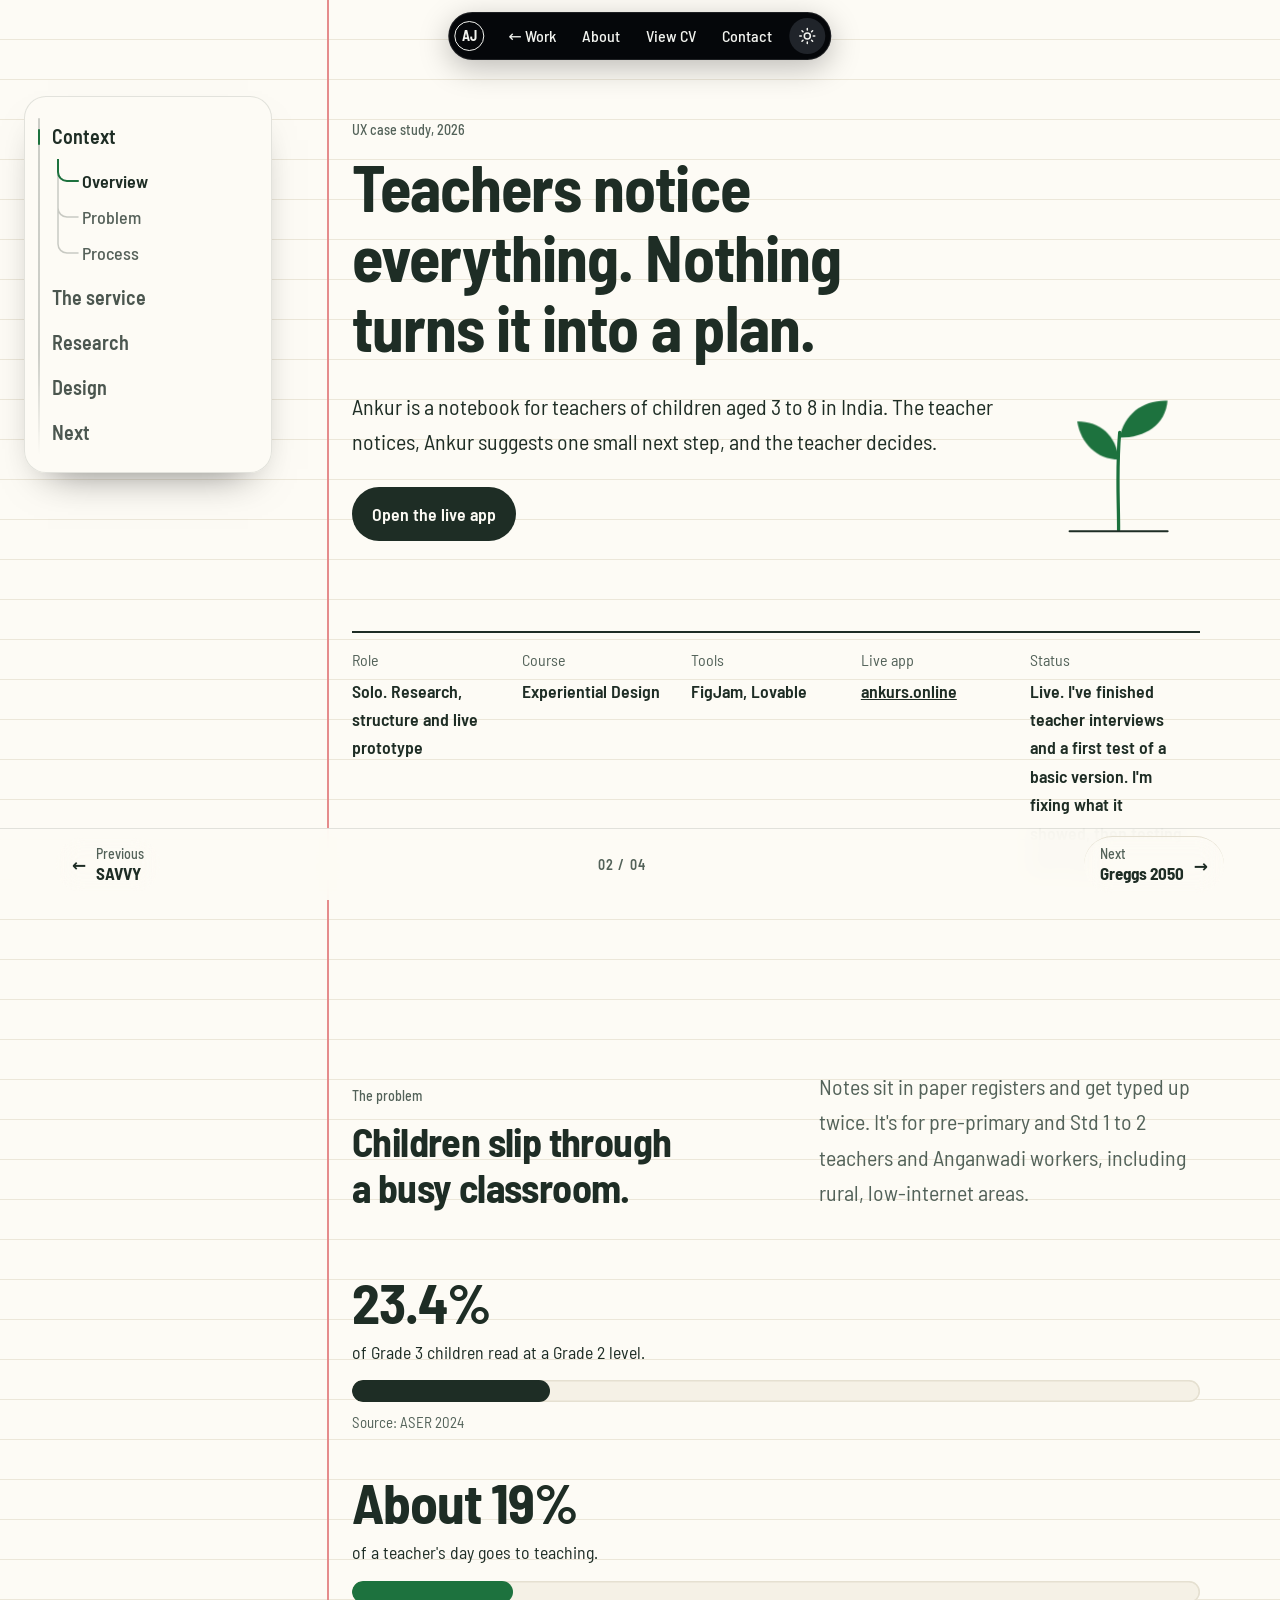
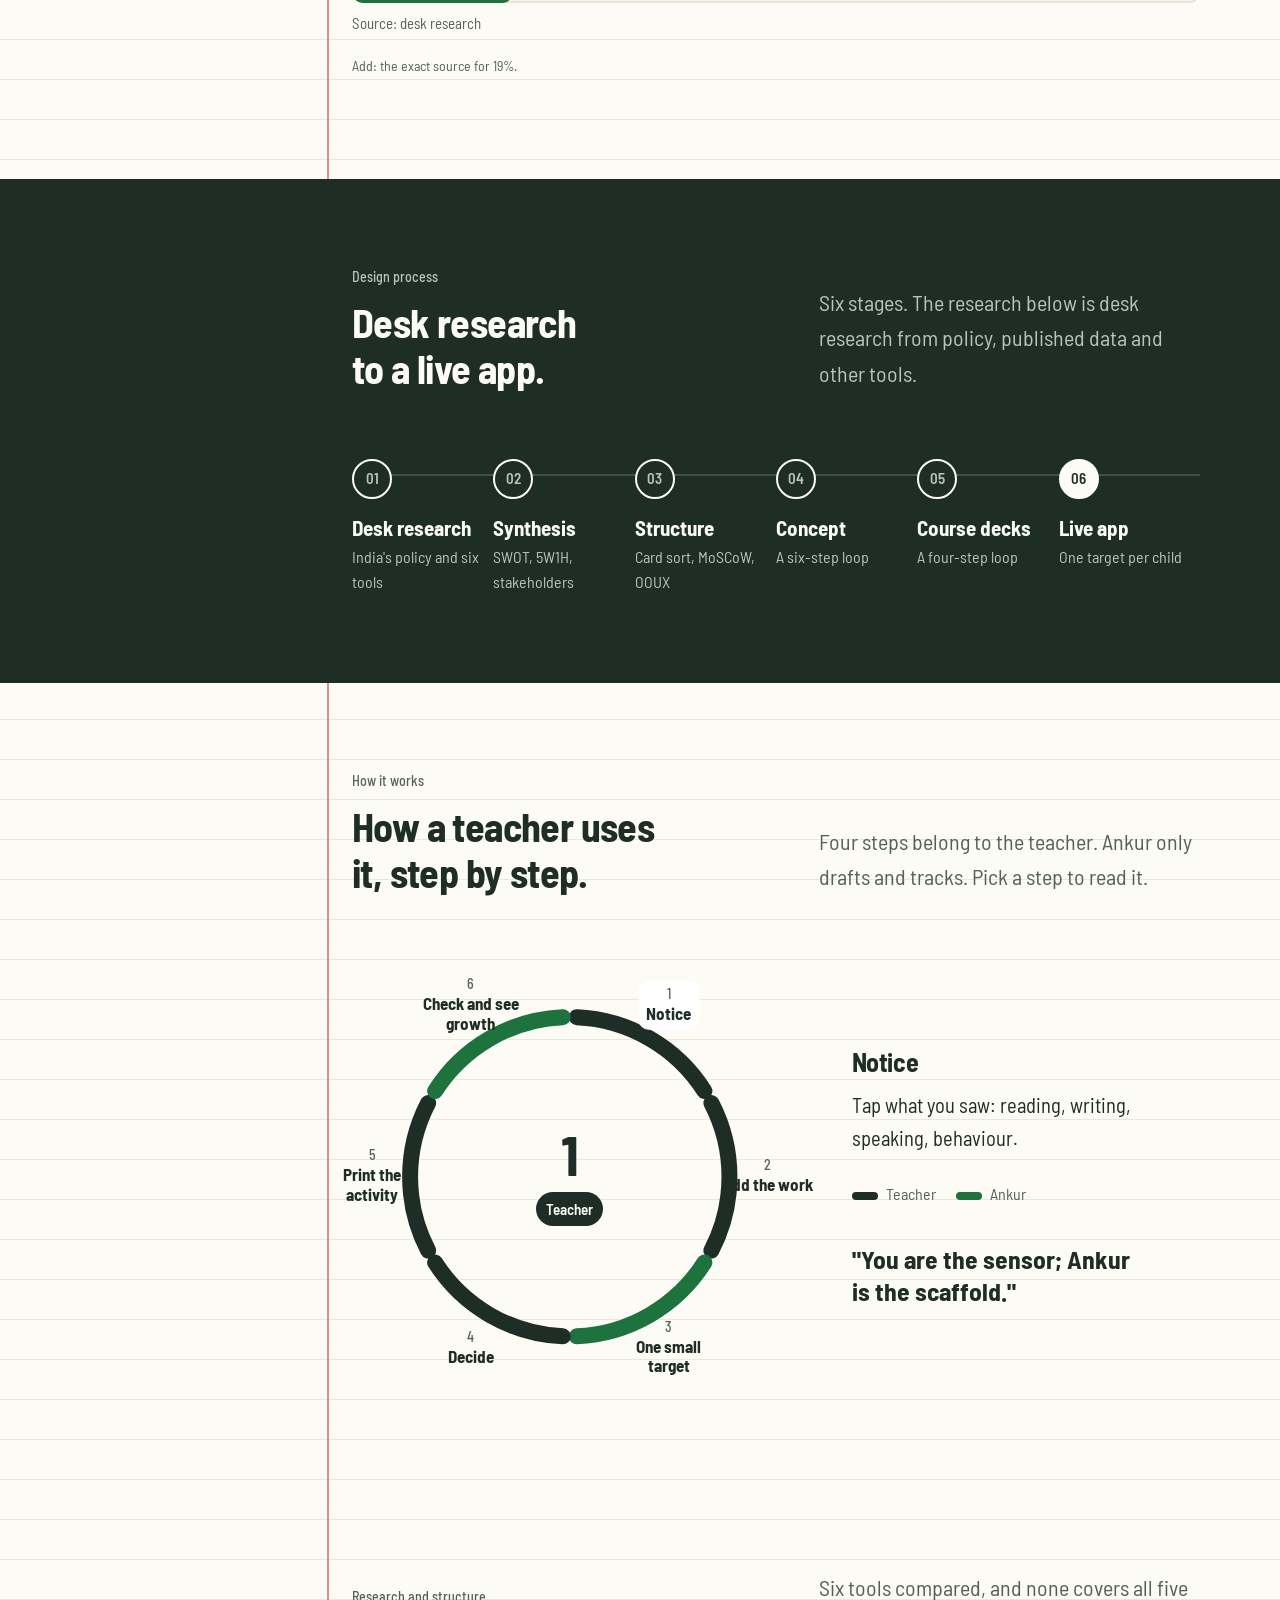
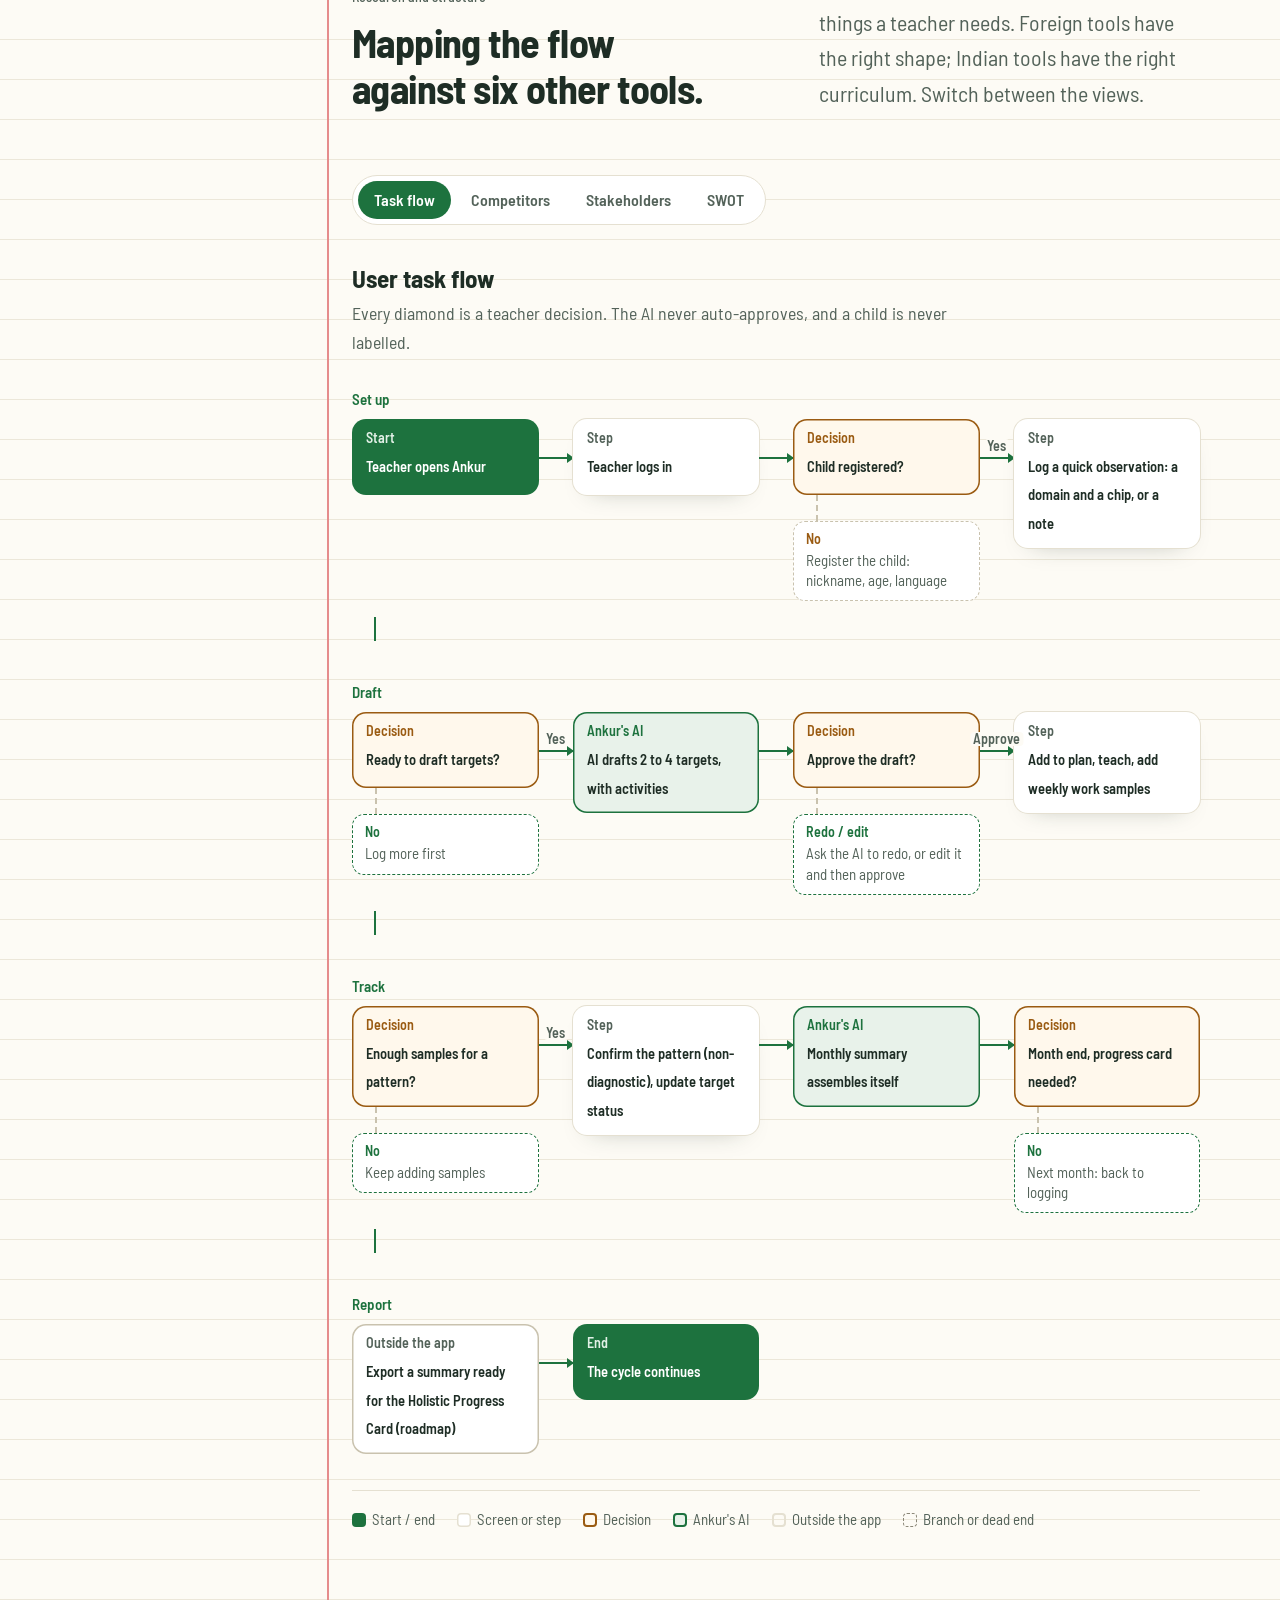
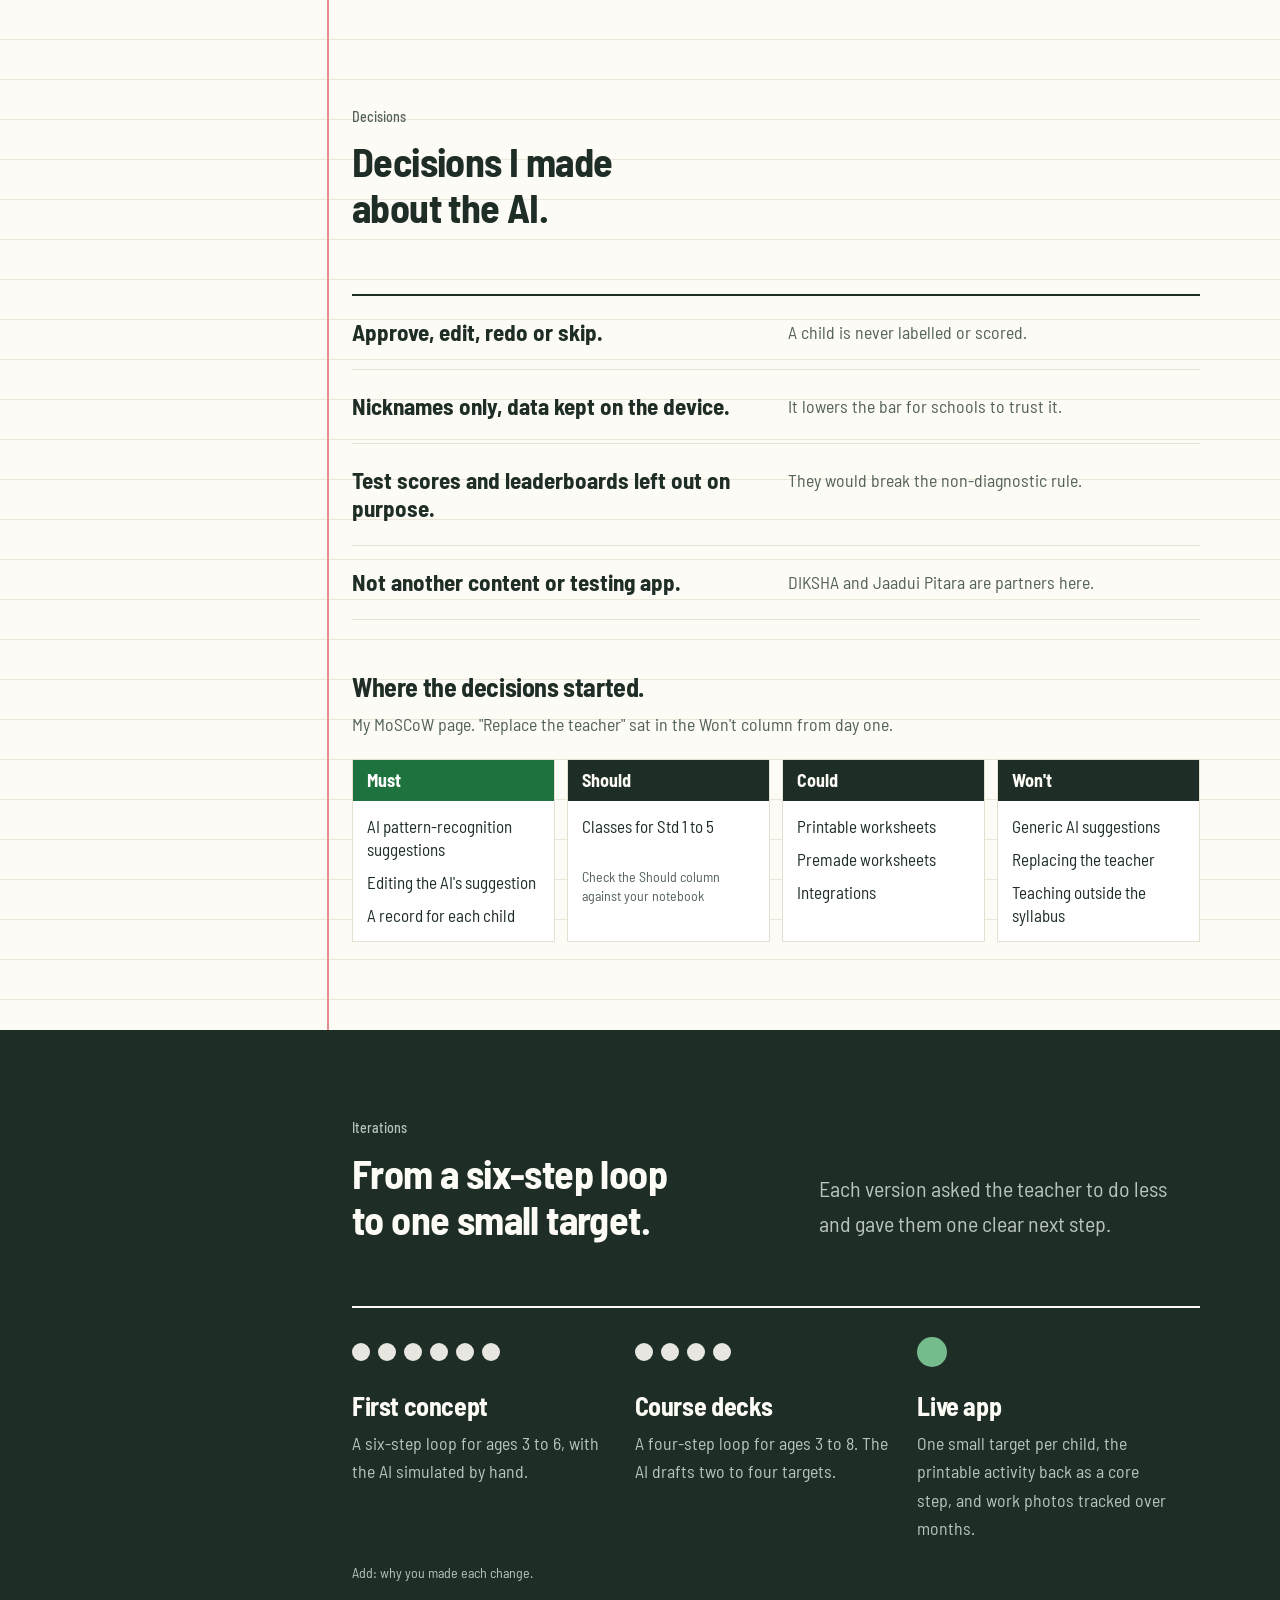
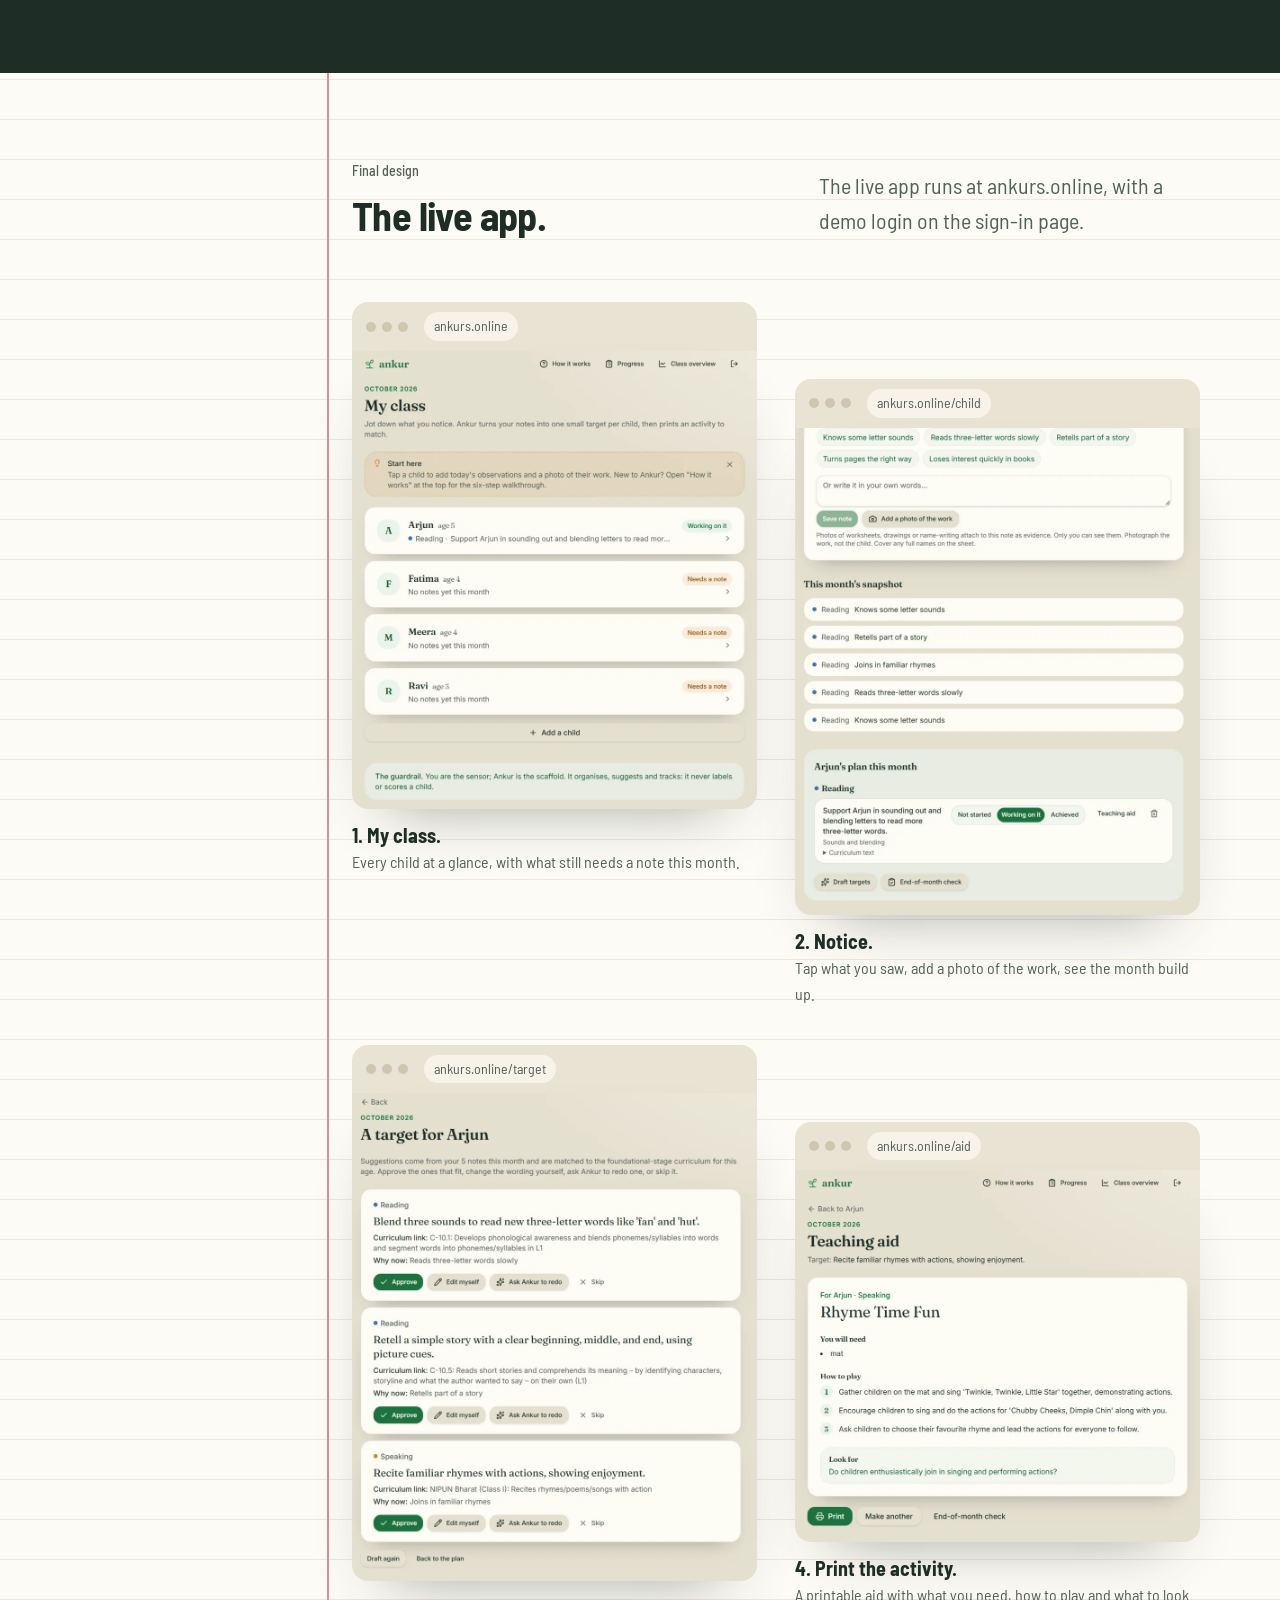
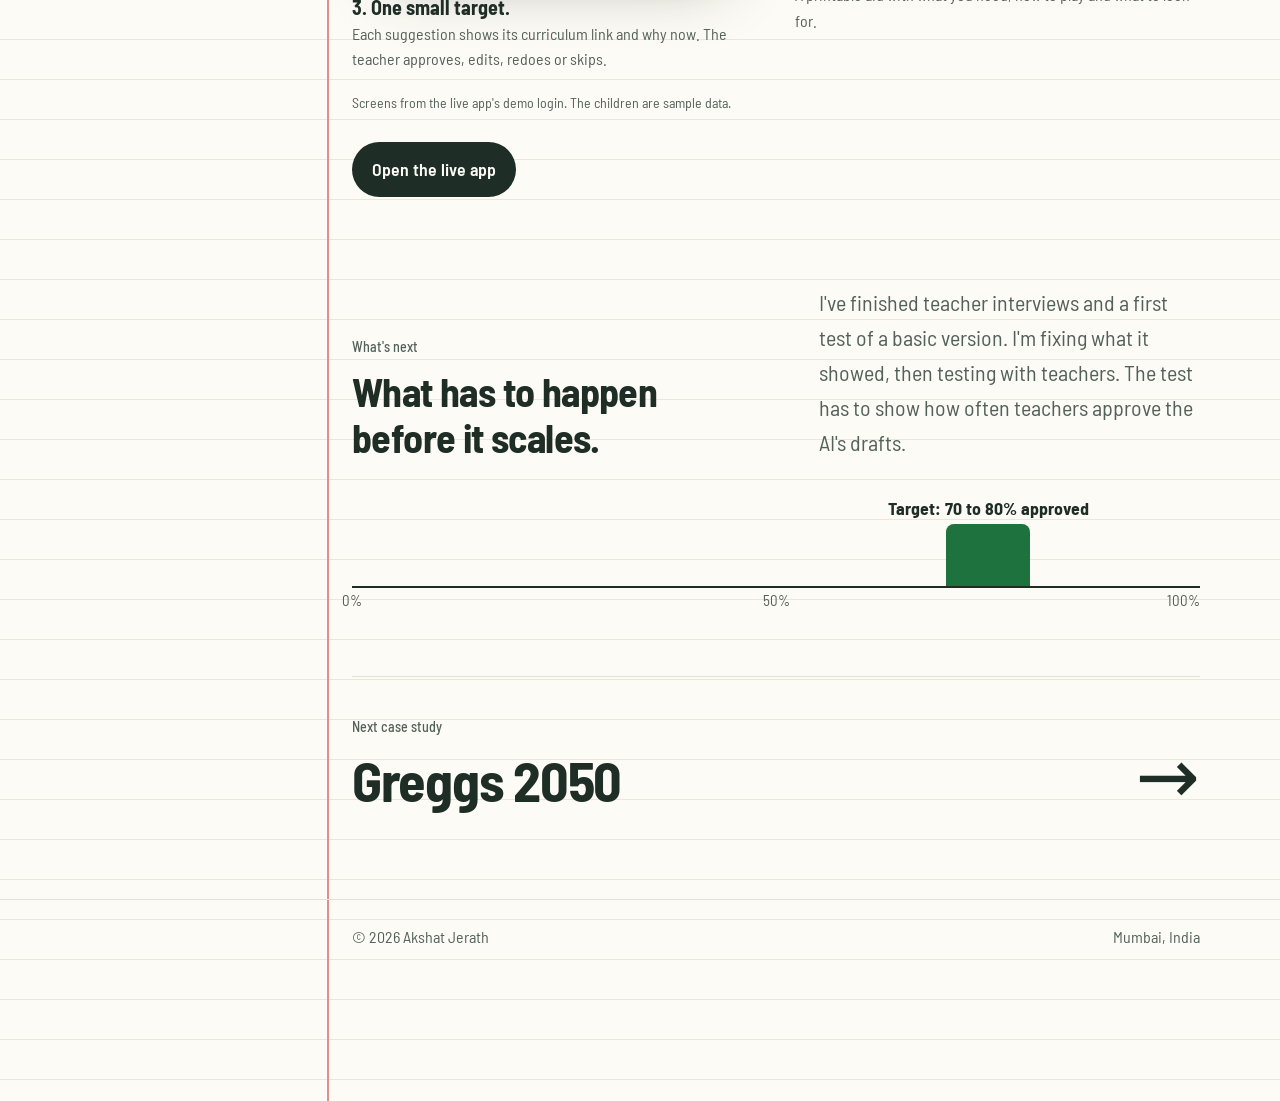
<file: ankur.html>
<!doctype html>
<html lang="en" class="no-js">
<head>
<script>try{var t=localStorage.getItem("aj-theme");if(t==="light"||t==="dark")document.documentElement.dataset.theme=t}catch(e){}</script>
<meta charset="utf-8">
<meta name="viewport" content="width=device-width, initial-scale=1">
<title>Ankur, a UX case study by Akshat Jerath</title>
<meta name="description" content="Ankur: a notebook for early-years teachers in India. The teacher notices, Ankur suggests one small next step, the teacher decides. Live at ankurs.online.">
<link rel="icon" href="data:image/svg+xml,%3Csvg xmlns=%27http://www.w3.org/2000/svg%27 viewBox=%270 0 64 64%27%3E%3Ccircle cx=%2732%27 cy=%2732%27 r=%2730%27 fill=%27%230C0E11%27 stroke=%27%2325CA7F%27 stroke-width=%274%27/%3E%3Ctext x=%2732%27 y=%2741%27 font-family=%27Arial%27 font-weight=%27700%27 font-size=%2724%27 fill=%27%2325CA7F%27 text-anchor=%27middle%27%3EAJ%3C/text%3E%3C/svg%3E">
<meta name="theme-color" content="#E3E0F6">
<meta property="og:type" content="article">
<meta property="og:title" content="Ankur: the teacher decides, the app scaffolds">
<meta property="og:description" content="UX case study by Akshat Jerath. Research, structure and a live prototype for early-years teachers in India.">
<meta name="twitter:card" content="summary">
<link rel="preload" href="assets/fonts/barlow-semi-condensed-latin-800-normal.woff2" as="font" type="font/woff2" crossorigin>
<link rel="preload" href="assets/fonts/barlow-semi-condensed-latin-400-normal.woff2" as="font" type="font/woff2" crossorigin>
<link rel="stylesheet" href="base.css">
<link rel="stylesheet" href="case.css">
</head>
<body class="csp ank">
<a class="skip" href="#main">Skip to the case study</a>
<header class="island" id="island">
  <a class="who" href="index.html" aria-label="Akshat Jerath, home"><span class="av" aria-hidden="true">AJ</span></a>
  <nav aria-label="Main"><a href="index.html#work"><span aria-hidden="true">← </span>Work</a><a href="index.html#about">About</a><a class="cv" href="assets/Akshat_Jerath_CV.pdf" target="_blank" rel="noopener noreferrer">View CV</a><a href="index.html#contact">Contact</a></nav>
  <button type="button" class="theme" id="themeBtn" aria-label="Switch to day mode"><svg viewBox="0 0 24 24" width="18" height="18" aria-hidden="true"><g class="sun" fill="none" stroke="currentColor" stroke-width="2" stroke-linecap="round"><circle cx="12" cy="12" r="4"/><path d="M12 2v2M12 20v2M4.9 4.9l1.4 1.4M17.7 17.7l1.4 1.4M2 12h2M20 12h2M4.9 19.1l1.4-1.4M17.7 6.3l1.4-1.4"/></g><path class="moon" fill="currentColor" d="M20.5 14.2A8.5 8.5 0 0 1 9.8 3.5a8.5 8.5 0 1 0 10.7 10.7z"/></svg></button>
</header>
<main id="main">

<section class="ank-hero" aria-labelledby="t-hero" data-nav="Context|Overview">
  <div class="wrap">
    <div>
      <p class="eyebrow">UX case study, 2026</p>
      <h1 id="t-hero">Teachers notice everything. Nothing turns it into a plan.</h1>
      <p class="lede">Ankur is a notebook for teachers of children aged 3 to 8 in India. The teacher notices, Ankur suggests one small next step, and the teacher decides.</p>
      <div class="cta-row"><a class="btn-ink" href="https://ankurs.online" target="_blank" rel="noopener noreferrer">Open the live app</a></div>
    </div>
    <svg class="sprout" viewBox="0 0 300 320" aria-hidden="true">
      <path pathLength="1" d="M150 300 C150 240 146 190 152 120"/>
      <path class="leaf l1" d="M150 170 C110 170 80 140 74 100 C116 100 146 126 150 170Z"/>
      <path class="leaf l2" d="M152 130 C160 86 196 60 240 62 C236 106 200 130 152 130Z"/>
      <path class="soil" d="M60 302 H240"/>
    </svg>
  </div>
  <div class="wrap facts-wrap">
    <dl class="facts-line">
      <div><dt>Role</dt><dd>Solo. Research, structure and live prototype</dd></div>
      <div><dt>Course</dt><dd>Experiential Design</dd></div>
      <div><dt>Tools</dt><dd>FigJam, Lovable</dd></div>
      <div><dt>Live app</dt><dd><a href="https://ankurs.online" target="_blank" rel="noopener noreferrer">ankurs.online</a></dd></div>
      <div><dt>Status</dt><dd>Live. I've finished teacher interviews and a first test of a basic version. I'm fixing what it showed, then testing with teachers.</dd></div>
    </dl>
  </div>
</section>

<section aria-labelledby="t-prob" data-nav="Context|Problem">
  <div class="wrap">
    <div class="head split">
      <div><p class="eyebrow">The problem</p><h2 id="t-prob">Children slip through a busy classroom.</h2></div>
      <p class="sub">Notes sit in paper registers and get typed up twice. It's for pre-primary and Std 1 to 2 teachers and Anganwadi workers, including rural, low-internet areas.</p>
    </div>
    <div class="bars rv">
      <div class="bar"><b>23.4%</b><p>of Grade 3 children read at a Grade 2 level.</p><div class="track2" aria-hidden="true"><div class="fill" style="--v:23.4%"></div></div><small>Source: ASER 2024</small></div>
      <div class="bar"><b>About 19%</b><p>of a teacher's day goes to teaching.</p><div class="track2" aria-hidden="true"><div class="fill" style="--v:19%"></div></div><small>Source: desk research</small><p class="note" data-draft>Add: the exact source for 19%.</p></div>
    </div>
  </div>
</section>

<section class="band" aria-labelledby="t-proc" data-nav="Context|Process">
  <div class="wrap">
    <div class="head split">
      <div><p class="eyebrow">Design process</p><h2 id="t-proc">Desk research to a live app.</h2></div>
      <p class="sub">Six stages. The research below is desk research from policy, published data and other tools.</p>
    </div>
    <div class="proc rv" data-stagger style="grid-template-columns:repeat(6,minmax(0,1fr))">
      <div class="st"><span class="dot">01</span><b>Desk research</b><span>India's policy and six tools</span></div>
      <div class="st"><span class="dot">02</span><b>Synthesis</b><span>SWOT, 5W1H, stakeholders</span></div>
      <div class="st"><span class="dot">03</span><b>Structure</b><span>Card sort, MoSCoW, OOUX</span></div>
      <div class="st"><span class="dot">04</span><b>Concept</b><span>A six-step loop</span></div>
      <div class="st"><span class="dot">05</span><b>Course decks</b><span>A four-step loop</span></div>
      <div class="st"><span class="dot">06</span><b>Live app</b><span>One target per child</span></div>
    </div>
  </div>
</section>

<section aria-labelledby="t-loop" data-nav="The service|How it works">
  <div class="wrap">
    <div class="head split">
      <div><p class="eyebrow">How it works</p><h2 id="t-loop">How a teacher uses it, step by step.</h2></div>
      <p class="sub">Four steps belong to the teacher. Ankur only drafts and tracks. Pick a step to read it.</p>
    </div>
  </div>
  <div class="wrap lp rv" data-lp>
    <div class="lp-ring">
      <svg viewBox="0 0 600 600" aria-hidden="true"><circle cx="300" cy="300" r="220" fill="none" stroke="#D9D3C2" stroke-width="2" stroke-dasharray="4 8"/><path class="arc t" pathLength="1" d="M309.6 80.2 A220 220 0 0 1 485.5 181.8"/><path class="arc t" pathLength="1" d="M495.1 198.4 A220 220 0 0 1 495.1 401.6"/><path class="arc a" pathLength="1" d="M485.5 418.2 A220 220 0 0 1 309.6 519.8"/><path class="arc t" pathLength="1" d="M290.4 519.8 A220 220 0 0 1 114.5 418.2"/><path class="arc t" pathLength="1" d="M104.9 401.6 A220 220 0 0 1 104.9 198.4"/><path class="arc a" pathLength="1" d="M114.5 181.8 A220 220 0 0 1 290.4 80.2"/></svg>
      <button type="button" data-step data-t="Notice" data-d="Tap what you saw: reading, writing, speaking, behaviour." data-who="Teacher" style="left:72.7%;top:10.7%"><small>1</small>Notice</button><button type="button" data-step data-t="Add the work" data-d="A photo of what the child made." data-who="Teacher" style="left:95.3%;top:50%"><small>2</small>Add the work</button><button type="button" data-step data-t="One small target" data-d="Drafted from India's NCF-FS competencies." data-who="Ankur drafts" style="left:72.7%;top:89.3%"><small>3</small>One small target</button><button type="button" data-step data-t="Decide" data-d="Approve, edit, redo or skip. Nothing is automatic." data-who="Teacher" style="left:27.3%;top:89.3%"><small>4</small>Decide</button><button type="button" data-step data-t="Print the activity" data-d="Low-cost play with stones, bottle caps and chalk." data-who="Teacher" style="left:4.7%;top:50%"><small>5</small>Print the activity</button><button type="button" data-step data-t="Check and see growth" data-d="A month-end check. &quot;Needs more time&quot; is a normal answer." data-who="Ankur tracks" style="left:27.3%;top:10.7%"><small>6</small>Check and see growth</button>
      <div class="lp-c" aria-hidden="true"><span class="n">1</span><span><span class="who">Teacher</span></span></div>
    </div>
    <div class="lp-side">
      <h3>Notice</h3>
      <p class="desc">Tap what you saw: reading, writing, speaking, behaviour.</p>
      <div class="legend"><span><i></i>Teacher</span><span><i class="a"></i>Ankur</span></div>
      <blockquote>&quot;You are the sensor; Ankur is the scaffold.&quot;</blockquote>
    </div>
    <ol class="sr"><li>Notice: Tap what you saw: reading, writing, speaking, behaviour. (Teacher)</li><li>Add the work: A photo of what the child made. (Teacher)</li><li>One small target: Drafted from India's NCF-FS competencies. (Ankur drafts)</li><li>Decide: Approve, edit, redo or skip. Nothing is automatic. (Teacher)</li><li>Print the activity: Low-cost play with stones, bottle caps and chalk. (Teacher)</li><li>Check and see growth: A month-end check. &quot;Needs more time&quot; is a normal answer. (Ankur tracks)</li></ol>
  </div>
</section>

<section aria-labelledby="t-mx" data-nav="Research|Flow, rivals, SWOT">
  <div class="wrap">
    <div class="head split">
      <div><p class="eyebrow">Research and structure</p><h2 id="t-mx">Mapping the flow against six other tools.</h2></div>
      <p class="sub">Six tools compared, and none covers all five things a teacher needs. Foreign tools have the right shape; Indian tools have the right curriculum. Switch between the views.</p>
    </div>
    <div data-research="ankur-task ankur-comp ankur-stake ankur-swot"></div>
  </div>
</section>

<section aria-labelledby="t-dec" data-nav="Design|Decisions">
  <div class="wrap">
    <div class="head split">
      <div><p class="eyebrow">Decisions</p><h2 id="t-dec">Decisions I made about the AI.</h2></div>
    </div>
    <ol class="dec-list">
      <li><b>Approve, edit, redo or skip.</b><span>A child is never labelled or scored.</span></li>
      <li><b>Nicknames only, data kept on the device.</b><span>It lowers the bar for schools to trust it.</span></li>
      <li><b>Test scores and leaderboards left out on purpose.</b><span>They would break the non-diagnostic rule.</span></li>
      <li><b>Not another content or testing app.</b><span>DIKSHA and Jaadui Pitara are partners here.</span></li>
    </ol>
    <div class="docs">
      <h3 class="mo-h">Where the decisions started.</h3>
      <p class="mo-p">My MoSCoW page. &quot;Replace the teacher&quot; sat in the Won't column from day one.</p>
      <div class="mo">
        <div class="mo-col m"><h4>Must</h4><ul><li>AI pattern-recognition suggestions</li><li>Editing the AI's suggestion</li><li>A record for each child</li></ul></div>
        <div class="mo-col"><h4>Should</h4><ul><li>Classes for Std 1 to 5</li><li class="note" data-draft>Check the Should column against your notebook</li></ul></div>
        <div class="mo-col"><h4>Could</h4><ul><li>Printable worksheets</li><li>Premade worksheets</li><li>Integrations</li></ul></div>
        <div class="mo-col"><h4>Won't</h4><ul><li>Generic AI suggestions</li><li>Replacing the teacher</li><li>Teaching outside the syllabus</li></ul></div>
      </div>
    </div>
  </div>
</section>

<section class="band" aria-labelledby="t-it" data-nav="Design|Iterations">
  <div class="wrap">
    <div class="head split">
      <div><p class="eyebrow">Iterations</p><h2 id="t-it">From a six-step loop to one small target.</h2></div>
      <p class="sub">Each version asked the teacher to do less and gave them one clear next step.</p>
    </div>
    <div class="vers">
      <div><div class="pips" aria-hidden="true"><i></i><i></i><i></i><i></i><i></i><i></i></div><h3>First concept</h3><p>A six-step loop for ages 3 to 6, with the AI simulated by hand.</p></div>
      <div><div class="pips" aria-hidden="true"><i></i><i></i><i></i><i></i></div><h3>Course decks</h3><p>A four-step loop for ages 3 to 8. The AI drafts two to four targets.</p></div>
      <div><div class="pips" aria-hidden="true"><i class="t"></i></div><h3>Live app</h3><p>One small target per child, the printable activity back as a core step, and work photos tracked over months.</p></div>
    </div>
    <p class="note" data-draft>Add: why you made each change.</p>
  </div>
</section>

<section aria-labelledby="t-fin" data-nav="Design|Final design">
  <div class="wrap">
    <div class="head split">
      <div><p class="eyebrow">Final design</p><h2 id="t-fin">The live app.</h2></div>
      <p class="sub">The live app runs at ankurs.online, with a demo login on the sign-in page.</p>
    </div>
    <div class="webs">
      <figure class="web rv"><div class="web-bar" aria-hidden="true"><i></i><i></i><i></i><span>ankurs.online</span></div><img src="img/ankur-live-class.webp" width="900" height="1019" loading="lazy" alt="My class: four children with a status tag each, Working on it or Needs a note, and an Add a child button."><figcaption><b>1. My class.</b>Every child at a glance, with what still needs a note this month.</figcaption></figure>
      <figure class="web rv"><div class="web-bar" aria-hidden="true"><i></i><i></i><i></i><span>ankurs.online/child</span></div><img src="img/ankur-live-observe.webp" width="900" height="1084" loading="lazy" alt="Observe a child: tap-to-add observation chips, a photo of the work, this month's snapshot and Arjun's plan."><figcaption><b>2. Notice.</b>Tap what you saw, add a photo of the work, see the month build up.</figcaption></figure>
      <figure class="web rv"><div class="web-bar" aria-hidden="true"><i></i><i></i><i></i><span>ankurs.online/target</span></div><img src="img/ankur-live-target.webp" width="900" height="1084" loading="lazy" alt="A target for Arjun: three suggested targets, each with a curriculum link, a reason and Approve, Edit myself, Ask Ankur to redo or Skip."><figcaption><b>3. One small target.</b>Each suggestion shows its curriculum link and why now. The teacher approves, edits, redoes or skips.</figcaption></figure>
      <figure class="web rv"><div class="web-bar" aria-hidden="true"><i></i><i></i><i></i><span>ankurs.online/aid</span></div><img src="img/ankur-live-aid.webp" width="900" height="827" loading="lazy" alt="Teaching aid: Rhyme Time Fun, with what you need, three steps to play, what to look for, and a Print button."><figcaption><b>4. Print the activity.</b>A printable aid with what you need, how to play and what to look for.</figcaption></figure>
    </div>
    <p class="note">Screens from the live app's demo login. The children are sample data.</p>
    <div class="cta-row"><a class="btn-ink" href="https://ankurs.online" target="_blank" rel="noopener noreferrer">Open the live app</a></div>
  </div>
</section>

<section style="padding-top:0" aria-labelledby="t-out" data-nav="Next|What's next">
  <div class="wrap">
    <div class="head split">
      <div><p class="eyebrow">What's next</p><h2 id="t-out">What has to happen before it scales.</h2></div>
      <p class="sub">I've finished teacher interviews and a first test of a basic version. I'm fixing what it showed, then testing with teachers. The test has to show how often teachers approve the AI's drafts.</p>
    </div>
    <div class="gauge rv" role="img" aria-label="Target before scaling: teachers approve 70 to 80 percent of the AI's drafts. Not measured yet.">
      <span class="band2"></span><span class="lbl">Target: 70 to 80% approved</span>
      <span class="tick" style="left:0">0%</span><span class="tick" style="left:50%">50%</span><span class="tick" style="left:100%">100%</span>
    </div>
  </div>
</section>

<section style="padding-top:0" aria-label="Next case study">
  <div class="wrap"><a class="next" href="greggs.html"><span><span class="eyebrow">Next case study</span><span class="nm">Greggs 2050</span></span><span class="arr" aria-hidden="true">→</span></a></div>
</section>
</main>
<footer><div class="wrap"><span>© 2026 Akshat Jerath</span><span>Mumbai, India</span></div></footer>
<script src="content.js" defer></script>
<script src="vendor/lenis.min.js" defer></script>
<script src="case-widgets.js" defer></script>
<script src="case.js" defer></script>
<script src="nav.js" defer></script>
</body>
</html>
</file>
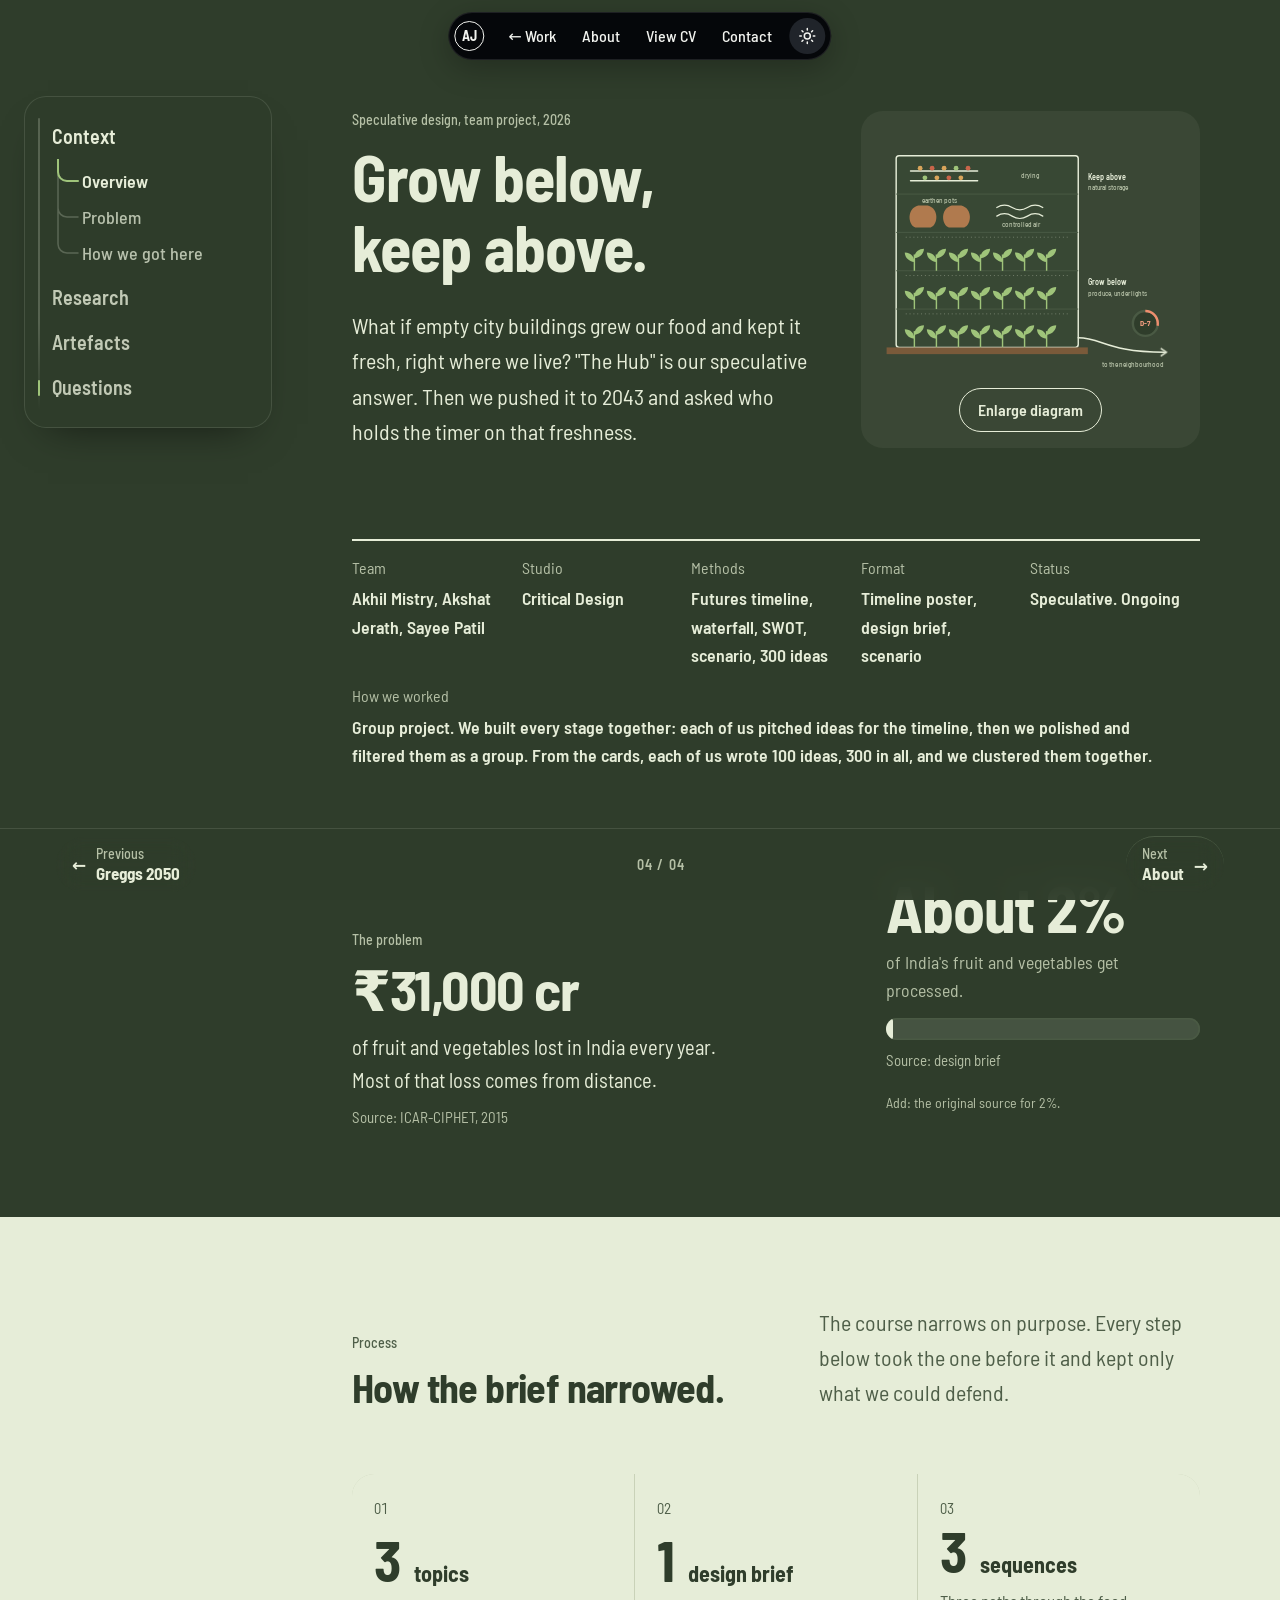
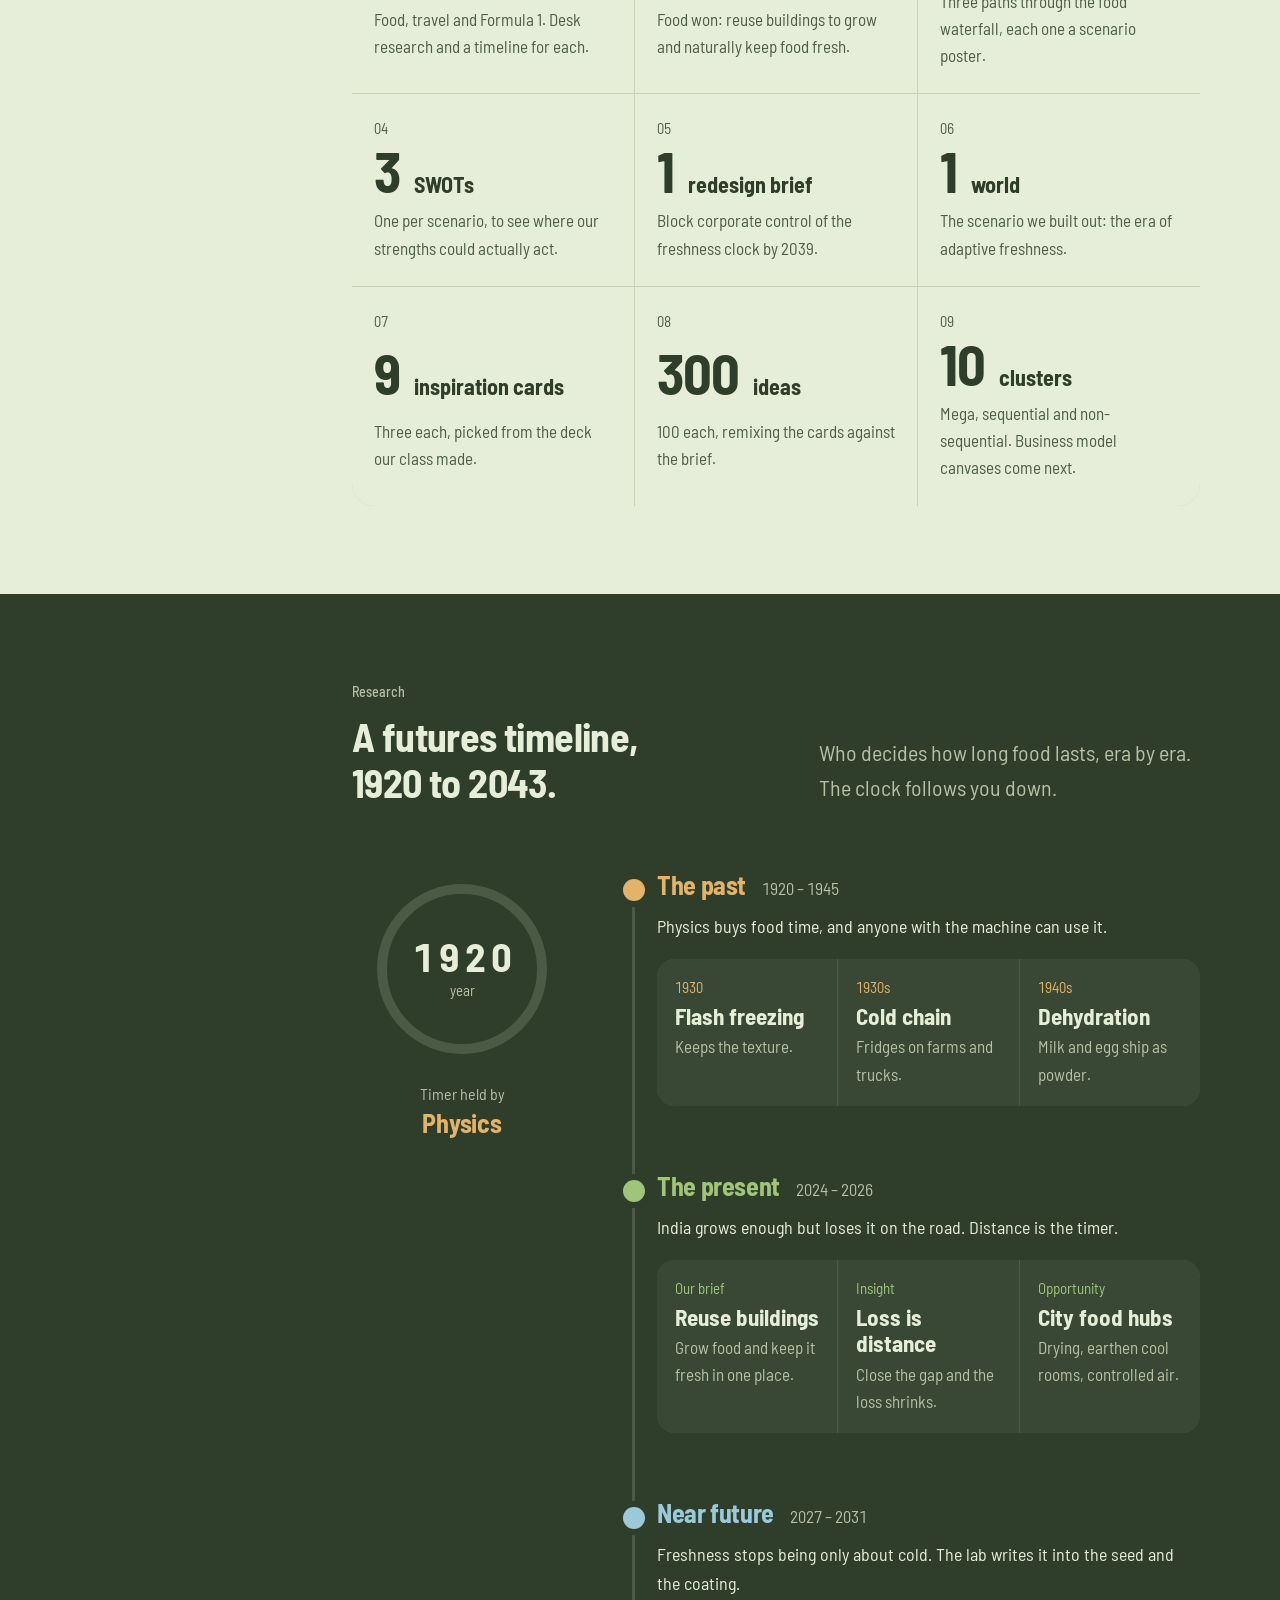
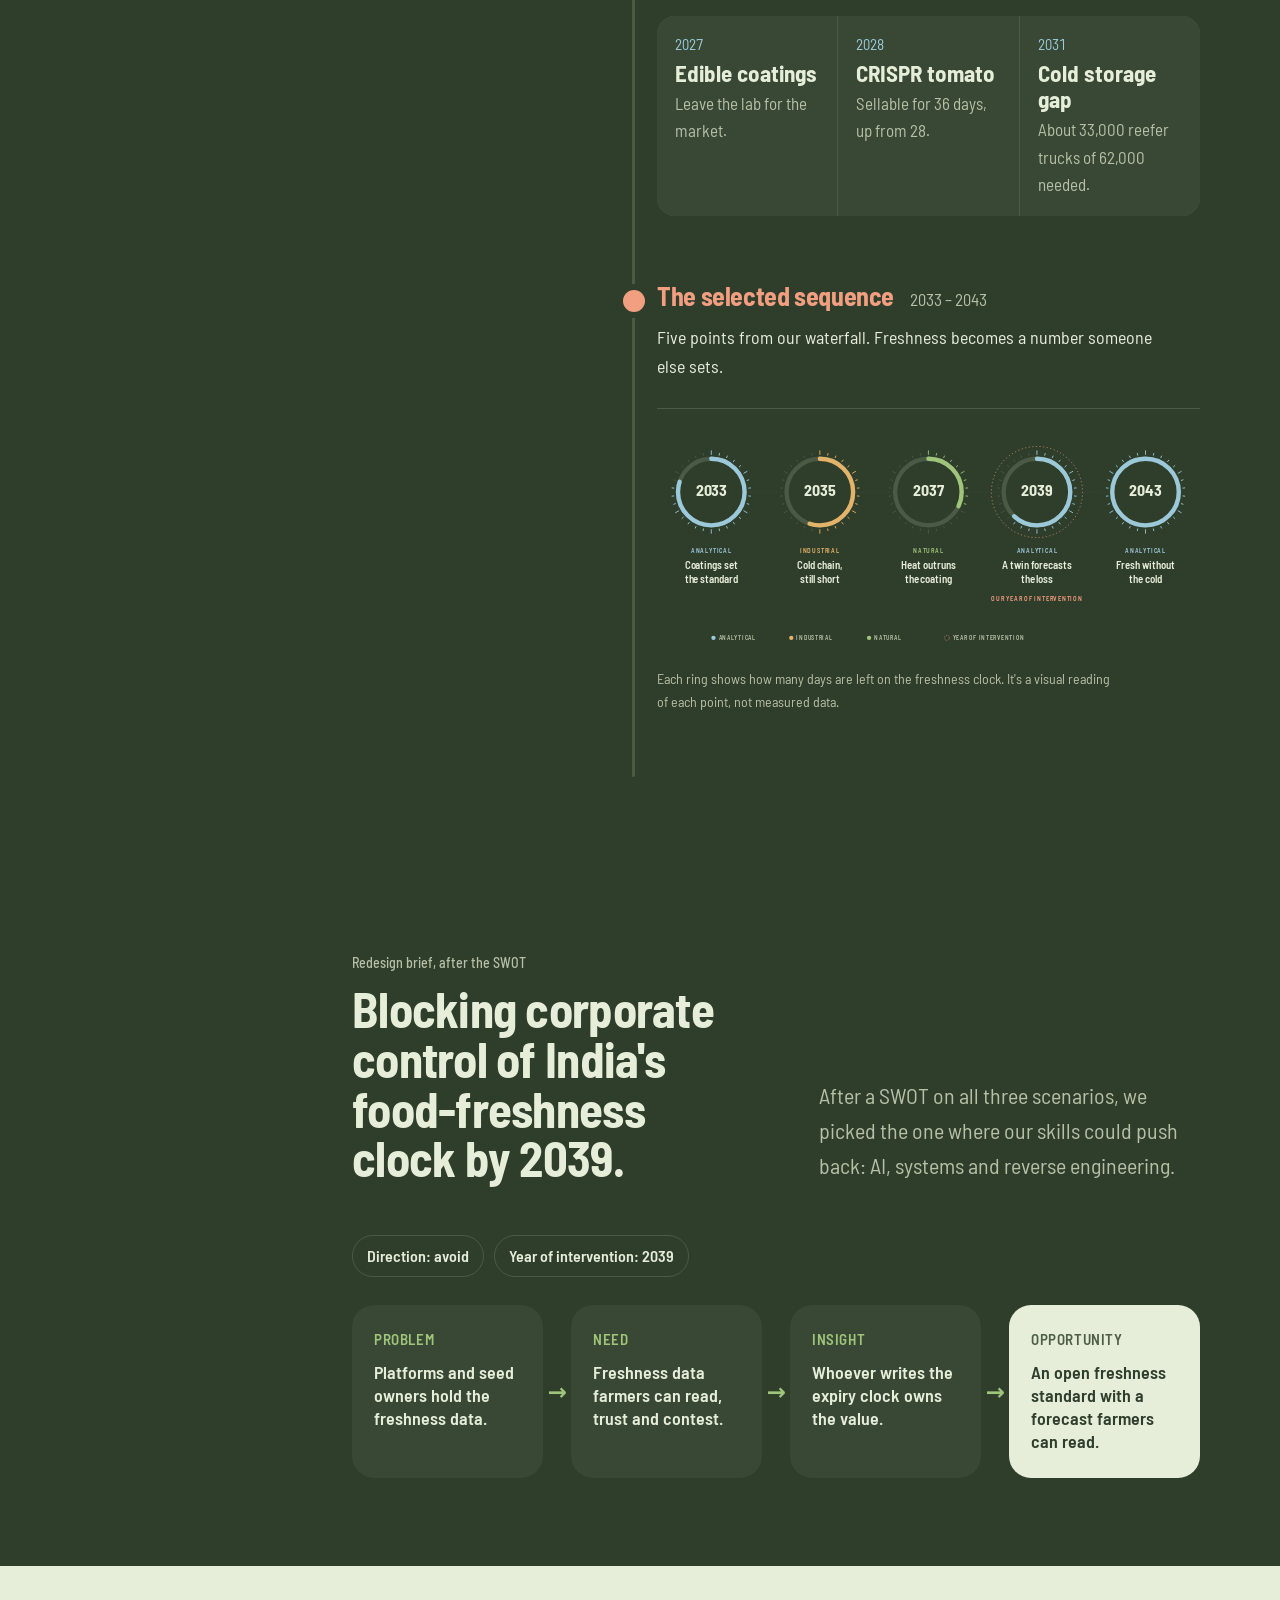
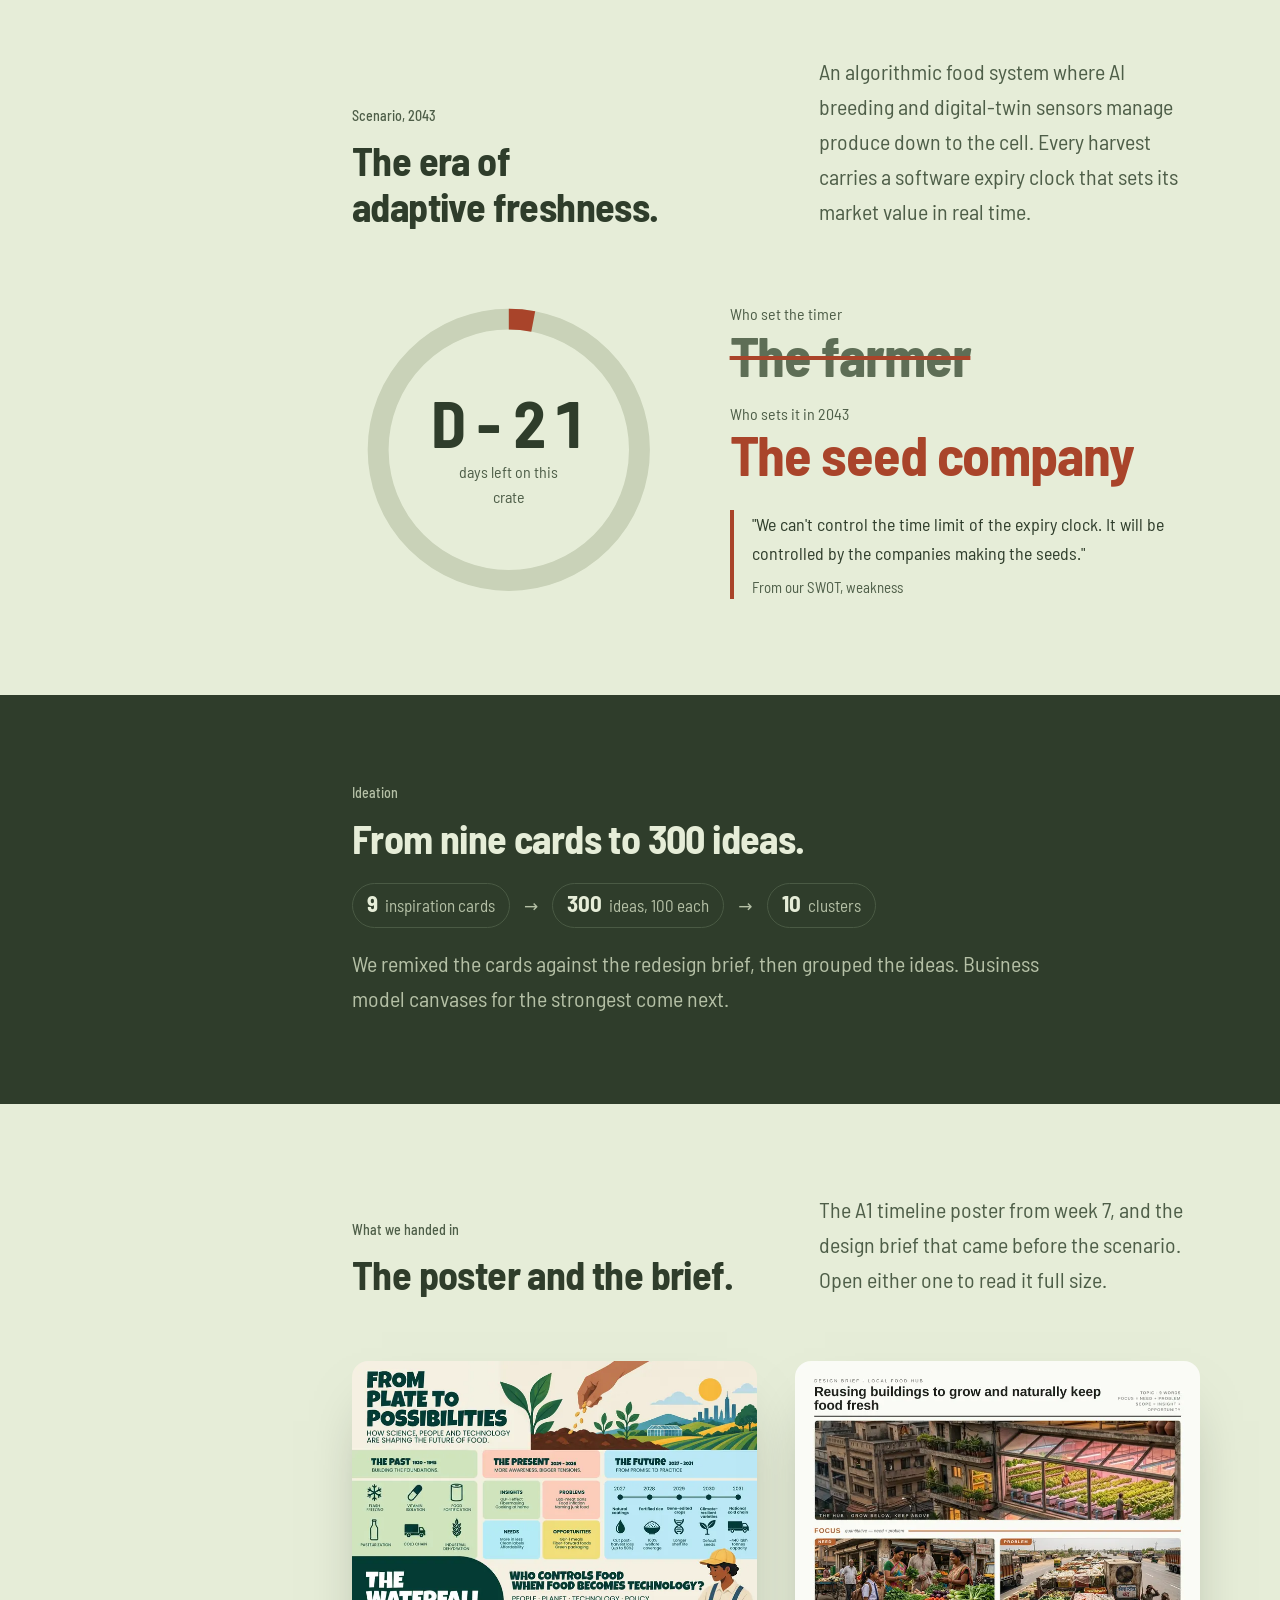
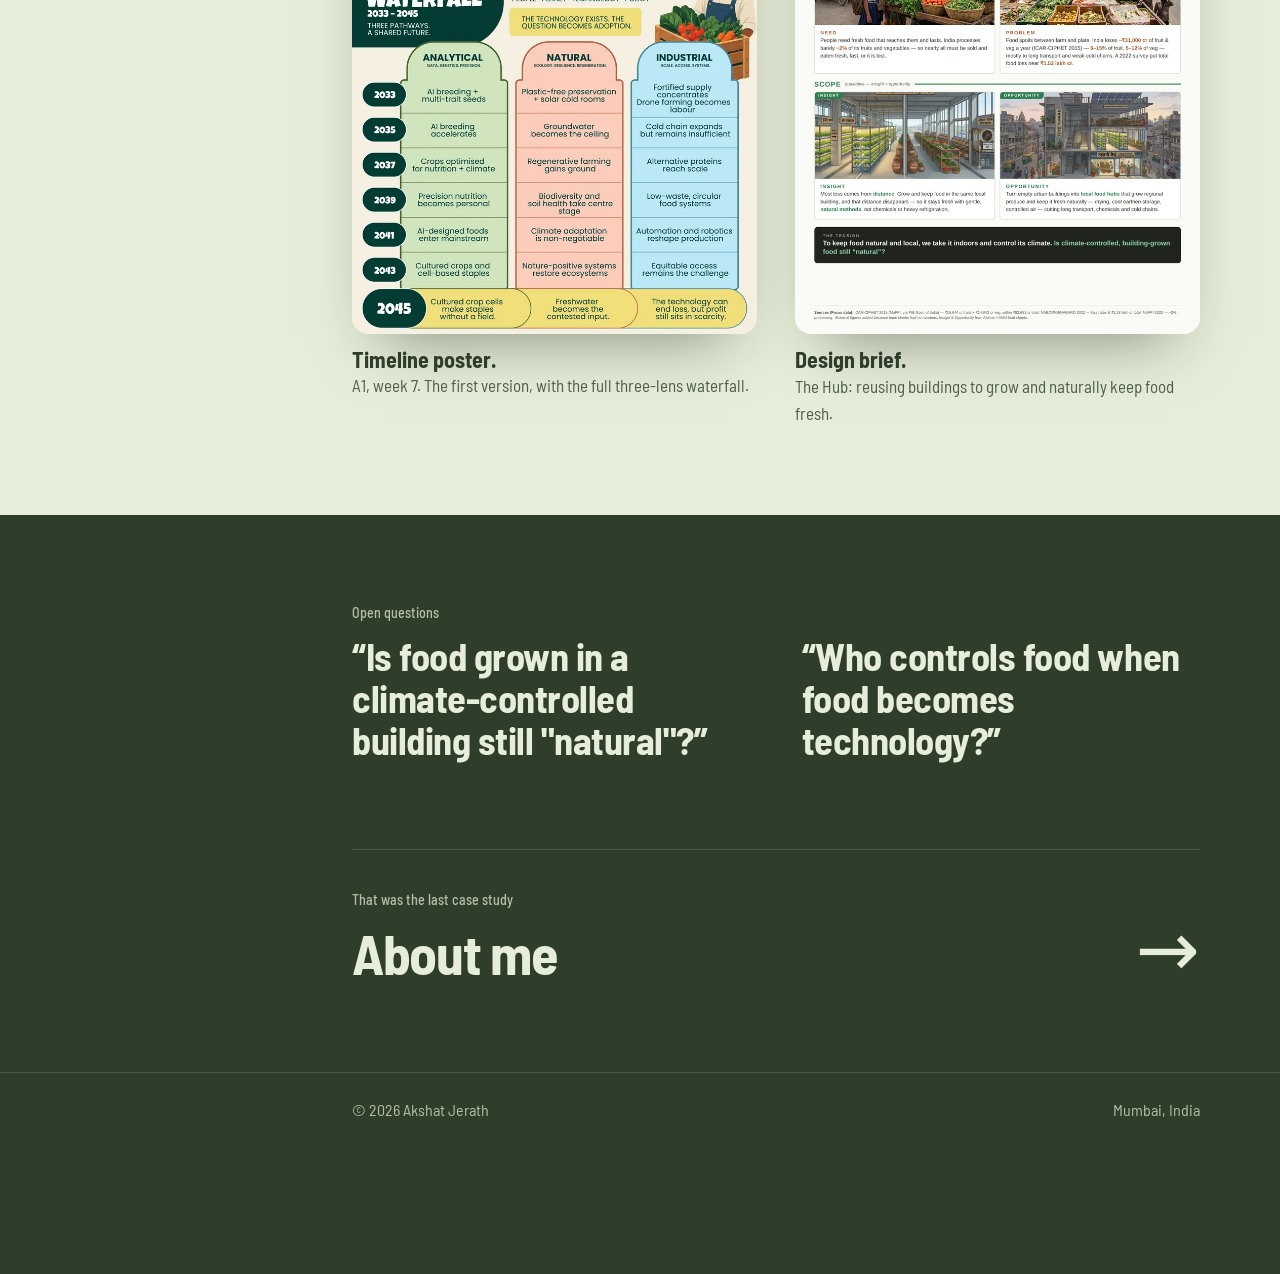
<file: critical-design.html>
<!doctype html>
<html lang="en" class="no-js">
<head>
<script>try{var t=localStorage.getItem("aj-theme");if(t==="light"||t==="dark")document.documentElement.dataset.theme=t}catch(e){}</script>
<meta charset="utf-8">
<meta name="viewport" content="width=device-width, initial-scale=1">
<title>Critical Design, a speculative design case study by Akshat Jerath</title>
<meta name="description" content="The Hub: a speculative food hub that grows produce and keeps it fresh inside empty city buildings. A team project.">
<link rel="icon" href="data:image/svg+xml,%3Csvg xmlns=%27http://www.w3.org/2000/svg%27 viewBox=%270 0 64 64%27%3E%3Ccircle cx=%2732%27 cy=%2732%27 r=%2730%27 fill=%27%230C0E11%27 stroke=%27%2325CA7F%27 stroke-width=%274%27/%3E%3Ctext x=%2732%27 y=%2741%27 font-family=%27Arial%27 font-weight=%27700%27 font-size=%2724%27 fill=%27%2325CA7F%27 text-anchor=%27middle%27%3EAJ%3C/text%3E%3C/svg%3E">
<meta name="theme-color" content="#2F3D2B">
<meta property="og:type" content="article">
<meta property="og:title" content="The Hub: grow below, keep above">
<meta property="og:description" content="Speculative design case study. What if empty buildings grew our food, right where we live?">
<meta name="twitter:card" content="summary">
<link rel="preload" href="assets/fonts/barlow-semi-condensed-latin-800-normal.woff2" as="font" type="font/woff2" crossorigin>
<link rel="preload" href="assets/fonts/barlow-semi-condensed-latin-400-normal.woff2" as="font" type="font/woff2" crossorigin>
<link rel="stylesheet" href="base.css">
<link rel="stylesheet" href="case.css">
</head>
<body class="csp cdp">
<a class="skip" href="#main">Skip to the case study</a>
<header class="island" id="island">
  <a class="who" href="index.html" aria-label="Akshat Jerath, home"><span class="av" aria-hidden="true">AJ</span></a>
  <nav aria-label="Main"><a href="index.html#work"><span aria-hidden="true">← </span>Work</a><a href="index.html#about">About</a><a class="cv" href="assets/Akshat_Jerath_CV.pdf" target="_blank" rel="noopener noreferrer">View CV</a><a href="index.html#contact">Contact</a></nav>
  <button type="button" class="theme" id="themeBtn" aria-label="Switch to day mode"><svg viewBox="0 0 24 24" width="18" height="18" aria-hidden="true"><g class="sun" fill="none" stroke="currentColor" stroke-width="2" stroke-linecap="round"><circle cx="12" cy="12" r="4"/><path d="M12 2v2M12 20v2M4.9 4.9l1.4 1.4M17.7 17.7l1.4 1.4M2 12h2M20 12h2M4.9 19.1l1.4-1.4M17.7 6.3l1.4-1.4"/></g><path class="moon" fill="currentColor" d="M20.5 14.2A8.5 8.5 0 0 1 9.8 3.5a8.5 8.5 0 1 0 10.7 10.7z"/></svg></button>
</header>
<main id="main">
<section class="cd-hero" aria-labelledby="t-hero" data-nav="Context|Overview">
  <div class="wrap">
    <div>
      <p class="eyebrow">Speculative design, team project, 2026</p>
      <h1 id="t-hero">Grow below, keep above.</h1>
      <p class="lede">What if empty city buildings grew our food and kept it fresh, right where we live? &quot;The Hub&quot; is our speculative answer. Then we pushed it to 2043 and asked who holds the timer on that freshness.</p>
    </div>
    <div class="hub2-box"><svg class="hub2" viewBox="0 0 640 520" role="img" aria-label="A city building in cross-section. Crops grow on the three lower floors under lights. The two upper floors keep food with natural methods: drying racks, earthen pots and controlled air. An arrow leads out to the neighbourhood, where an expiry timer on the produce starts counting down.">
      <rect x="40" y="60" width="380" height="400" rx="6" fill="#384834" stroke="#E6EDD8" stroke-width="3"/>
      <path d="M40 140 H420 M40 220 H420 M40 300 H420 M40 380 H420" stroke="#4A5A44" stroke-width="2"/>
      <g class="keep" style="animation-delay:1.5s"><path d="M70 92 H210 M70 112 H210" stroke="#E6EDD8" stroke-width="3" stroke-linecap="round"/>
        <circle cx="90" cy="86" r="5" fill="#D9A55B"/><circle cx="115" cy="86" r="5" fill="#C9654A"/><circle cx="140" cy="86" r="5" fill="#D9A55B"/><circle cx="165" cy="86" r="5" fill="#9FC47A"/><circle cx="190" cy="86" r="5" fill="#C9654A"/>
        <circle cx="100" cy="106" r="5" fill="#9FC47A"/><circle cx="125" cy="106" r="5" fill="#D9A55B"/><circle cx="150" cy="106" r="5" fill="#C9654A"/><circle cx="175" cy="106" r="5" fill="#D9A55B"/>
        <text x="320" y="106" text-anchor="middle" class="t2">drying</text></g>
      <g class="keep" style="animation-delay:1.7s"><path d="M80 210 c-16 -6 -18 -40 6 -46 h20 c24 6 22 40 6 46z M150 210 c-16 -6 -18 -40 6 -46 h20 c24 6 22 40 6 46z" fill="#B07A4E"/>
        <path d="M250 168 q16 -10 32 0 t32 0 t32 0 M250 186 q16 -10 32 0 t32 0 t32 0" fill="none" stroke="#E6EDD8" stroke-width="2.5" stroke-linecap="round"/>
        <text x="130" y="158" text-anchor="middle" class="t2">earthen pots</text><text x="300" y="208" text-anchor="middle" class="t2">controlled air</text></g>
      <path d="M60 230 H400" stroke="#E6EDD8" stroke-opacity=".35" stroke-width="2" stroke-dasharray="2 6"/><path d="M60 310 H400" stroke="#E6EDD8" stroke-opacity=".35" stroke-width="2" stroke-dasharray="2 6"/><path d="M60 390 H400" stroke="#E6EDD8" stroke-opacity=".35" stroke-width="2" stroke-dasharray="2 6"/><g class="plant" style="animation-delay:0.35s"><path d="M78 300 V266" stroke="#9FC47A" stroke-width="3"/><path d="M78 282 c-14 -2 -20 -12 -20 -20 c12 0 20 8 20 20z M78 274 c14 -2 20 -12 20 -20 c-12 0 -20 8 -20 20z" fill="#9FC47A"/></g><g class="plant" style="animation-delay:0.41s"><path d="M124 300 V266" stroke="#9FC47A" stroke-width="3"/><path d="M124 282 c-14 -2 -20 -12 -20 -20 c12 0 20 8 20 20z M124 274 c14 -2 20 -12 20 -20 c-12 0 -20 8 -20 20z" fill="#9FC47A"/></g><g class="plant" style="animation-delay:0.47s"><path d="M170 300 V266" stroke="#9FC47A" stroke-width="3"/><path d="M170 282 c-14 -2 -20 -12 -20 -20 c12 0 20 8 20 20z M170 274 c14 -2 20 -12 20 -20 c-12 0 -20 8 -20 20z" fill="#9FC47A"/></g><g class="plant" style="animation-delay:0.53s"><path d="M216 300 V266" stroke="#9FC47A" stroke-width="3"/><path d="M216 282 c-14 -2 -20 -12 -20 -20 c12 0 20 8 20 20z M216 274 c14 -2 20 -12 20 -20 c-12 0 -20 8 -20 20z" fill="#9FC47A"/></g><g class="plant" style="animation-delay:0.59s"><path d="M262 300 V266" stroke="#9FC47A" stroke-width="3"/><path d="M262 282 c-14 -2 -20 -12 -20 -20 c12 0 20 8 20 20z M262 274 c14 -2 20 -12 20 -20 c-12 0 -20 8 -20 20z" fill="#9FC47A"/></g><g class="plant" style="animation-delay:0.65s"><path d="M308 300 V266" stroke="#9FC47A" stroke-width="3"/><path d="M308 282 c-14 -2 -20 -12 -20 -20 c12 0 20 8 20 20z M308 274 c14 -2 20 -12 20 -20 c-12 0 -20 8 -20 20z" fill="#9FC47A"/></g><g class="plant" style="animation-delay:0.71s"><path d="M354 300 V266" stroke="#9FC47A" stroke-width="3"/><path d="M354 282 c-14 -2 -20 -12 -20 -20 c12 0 20 8 20 20z M354 274 c14 -2 20 -12 20 -20 c-12 0 -20 8 -20 20z" fill="#9FC47A"/></g><g class="plant" style="animation-delay:0.60s"><path d="M78 380 V346" stroke="#9FC47A" stroke-width="3"/><path d="M78 362 c-14 -2 -20 -12 -20 -20 c12 0 20 8 20 20z M78 354 c14 -2 20 -12 20 -20 c-12 0 -20 8 -20 20z" fill="#9FC47A"/></g><g class="plant" style="animation-delay:0.66s"><path d="M124 380 V346" stroke="#9FC47A" stroke-width="3"/><path d="M124 362 c-14 -2 -20 -12 -20 -20 c12 0 20 8 20 20z M124 354 c14 -2 20 -12 20 -20 c-12 0 -20 8 -20 20z" fill="#9FC47A"/></g><g class="plant" style="animation-delay:0.72s"><path d="M170 380 V346" stroke="#9FC47A" stroke-width="3"/><path d="M170 362 c-14 -2 -20 -12 -20 -20 c12 0 20 8 20 20z M170 354 c14 -2 20 -12 20 -20 c-12 0 -20 8 -20 20z" fill="#9FC47A"/></g><g class="plant" style="animation-delay:0.78s"><path d="M216 380 V346" stroke="#9FC47A" stroke-width="3"/><path d="M216 362 c-14 -2 -20 -12 -20 -20 c12 0 20 8 20 20z M216 354 c14 -2 20 -12 20 -20 c-12 0 -20 8 -20 20z" fill="#9FC47A"/></g><g class="plant" style="animation-delay:0.84s"><path d="M262 380 V346" stroke="#9FC47A" stroke-width="3"/><path d="M262 362 c-14 -2 -20 -12 -20 -20 c12 0 20 8 20 20z M262 354 c14 -2 20 -12 20 -20 c-12 0 -20 8 -20 20z" fill="#9FC47A"/></g><g class="plant" style="animation-delay:0.90s"><path d="M308 380 V346" stroke="#9FC47A" stroke-width="3"/><path d="M308 362 c-14 -2 -20 -12 -20 -20 c12 0 20 8 20 20z M308 354 c14 -2 20 -12 20 -20 c-12 0 -20 8 -20 20z" fill="#9FC47A"/></g><g class="plant" style="animation-delay:0.96s"><path d="M354 380 V346" stroke="#9FC47A" stroke-width="3"/><path d="M354 362 c-14 -2 -20 -12 -20 -20 c12 0 20 8 20 20z M354 354 c14 -2 20 -12 20 -20 c-12 0 -20 8 -20 20z" fill="#9FC47A"/></g><g class="plant" style="animation-delay:0.85s"><path d="M78 460 V426" stroke="#9FC47A" stroke-width="3"/><path d="M78 442 c-14 -2 -20 -12 -20 -20 c12 0 20 8 20 20z M78 434 c14 -2 20 -12 20 -20 c-12 0 -20 8 -20 20z" fill="#9FC47A"/></g><g class="plant" style="animation-delay:0.91s"><path d="M124 460 V426" stroke="#9FC47A" stroke-width="3"/><path d="M124 442 c-14 -2 -20 -12 -20 -20 c12 0 20 8 20 20z M124 434 c14 -2 20 -12 20 -20 c-12 0 -20 8 -20 20z" fill="#9FC47A"/></g><g class="plant" style="animation-delay:0.97s"><path d="M170 460 V426" stroke="#9FC47A" stroke-width="3"/><path d="M170 442 c-14 -2 -20 -12 -20 -20 c12 0 20 8 20 20z M170 434 c14 -2 20 -12 20 -20 c-12 0 -20 8 -20 20z" fill="#9FC47A"/></g><g class="plant" style="animation-delay:1.03s"><path d="M216 460 V426" stroke="#9FC47A" stroke-width="3"/><path d="M216 442 c-14 -2 -20 -12 -20 -20 c12 0 20 8 20 20z M216 434 c14 -2 20 -12 20 -20 c-12 0 -20 8 -20 20z" fill="#9FC47A"/></g><g class="plant" style="animation-delay:1.09s"><path d="M262 460 V426" stroke="#9FC47A" stroke-width="3"/><path d="M262 442 c-14 -2 -20 -12 -20 -20 c12 0 20 8 20 20z M262 434 c14 -2 20 -12 20 -20 c-12 0 -20 8 -20 20z" fill="#9FC47A"/></g><g class="plant" style="animation-delay:1.15s"><path d="M308 460 V426" stroke="#9FC47A" stroke-width="3"/><path d="M308 442 c-14 -2 -20 -12 -20 -20 c12 0 20 8 20 20z M308 434 c14 -2 20 -12 20 -20 c-12 0 -20 8 -20 20z" fill="#9FC47A"/></g><g class="plant" style="animation-delay:1.21s"><path d="M354 460 V426" stroke="#9FC47A" stroke-width="3"/><path d="M354 442 c-14 -2 -20 -12 -20 -20 c12 0 20 8 20 20z M354 434 c14 -2 20 -12 20 -20 c-12 0 -20 8 -20 20z" fill="#9FC47A"/></g>
      <rect x="20" y="460" width="420" height="14" fill="#7A5A3A"/>
      <path class="move" pathLength="1" d="M420 440 C470 440 480 470 600 470" fill="none" stroke="#E6EDD8" stroke-width="3" stroke-linecap="round"/>
      <path d="M592 462 L604 470 L592 478" fill="none" stroke="#E6EDD8" stroke-width="3" class="keep" style="animation-delay:3s"/>
      <g class="xtag" aria-hidden="true"><circle cx="560" cy="410" r="26" fill="#2F3D2B" stroke="#4A5A44" stroke-width="5"/><circle class="xtag-ring" cx="560" cy="410" r="26" fill="none" stroke="#EE8E6E" stroke-width="5" pathLength="100" transform="rotate(-90 560 410)"/><text x="560" y="415" text-anchor="middle" class="xtag-t">D-7</text></g>
      <text x="440" y="110">Keep above</text><text x="440" y="132" class="t2">natural storage</text>
      <text x="440" y="330">Grow below</text><text x="440" y="352" class="t2">produce, under lights</text>
      <text x="470" y="500" class="t2">to the neighbourhood</text>
    </svg><button type="button" class="enlarge" data-enlarge=".hub2">Enlarge diagram</button></div>
  </div>
  <div class="wrap facts-wrap">
    <dl class="facts-line">
      <div><dt>Team</dt><dd>Akhil Mistry, Akshat Jerath, Sayee Patil</dd></div>
      <div><dt>Studio</dt><dd>Critical Design</dd></div>
      <div><dt>Methods</dt><dd>Futures timeline, waterfall, SWOT, scenario, 300 ideas</dd></div>
      <div><dt>Format</dt><dd>Timeline poster, design brief, scenario</dd></div>
      <div><dt>Status</dt><dd>Speculative. Ongoing</dd></div>
      <div style="grid-column:1/-1"><dt>How we worked</dt><dd>Group project. We built every stage together: each of us pitched ideas for the timeline, then we polished and filtered them as a group. From the cards, each of us wrote 100 ideas, 300 in all, and we clustered them together.</dd></div>
    </dl>
  </div>
</section>

<section aria-labelledby="t-prob" data-nav="Context|Problem">
  <div class="wrap two">
    <div class="bigloss"><p class="eyebrow">The problem</p><h2 id="t-prob" class="sr">The problem</h2><b>₹31,000 cr</b><p>of fruit and vegetables lost in India every year. Most of that loss comes from distance.</p><small>Source: ICAR-CIPHET, 2015</small></div>
    <div class="bars rv"><div class="bar"><b style="font-size:clamp(44px,5vw,72px)">About 2%</b><p>of India's fruit and vegetables get processed.</p><div class="track2" aria-hidden="true"><div class="fill" style="--v:2%"></div></div><small>Source: design brief</small><p class="note" data-draft>Add: the original source for 2%.</p></div></div>
  </div>
</section>

<section class="band" aria-labelledby="t-how" data-nav="Context|How we got here">
  <div class="wrap">
    <div class="head split">
      <div><p class="eyebrow">Process</p><h2 id="t-how">How the brief narrowed.</h2></div>
      <p class="sub">The course narrows on purpose. Every step below took the one before it and kept only what we could defend.</p>
    </div>
    <ol class="cd-steps">
      <li><b>3</b><span>topics</span><p>Food, travel and Formula 1. Desk research and a timeline for each.</p></li>
      <li><b>1</b><span>design brief</span><p>Food won: reuse buildings to grow and naturally keep food fresh.</p></li>
      <li><b>3</b><span>sequences</span><p>Three paths through the food waterfall, each one a scenario poster.</p></li>
      <li><b>3</b><span>SWOTs</span><p>One per scenario, to see where our strengths could actually act.</p></li>
      <li><b>1</b><span>redesign brief</span><p>Block corporate control of the freshness clock by 2039.</p></li>
      <li><b>1</b><span>world</span><p>The scenario we built out: the era of adaptive freshness.</p></li>
      <li><b>9</b><span>inspiration cards</span><p>Three each, picked from the deck our class made.</p></li>
      <li><b>300</b><span>ideas</span><p>100 each, remixing the cards against the brief.</p></li>
      <li><b>10</b><span>clusters</span><p>Mega, sequential and non-sequential. Business model canvases come next.</p></li>
    </ol>
  </div>
</section>

<section class="xt" aria-labelledby="t-ft" data-nav="Research|Futures timeline">
  <div class="wrap">
    <div class="head split">
      <div><p class="eyebrow">Research</p><h2 id="t-ft">A futures timeline, 1920 to 2043.</h2></div>
      <p class="sub">Who decides how long food lasts, era by era. The clock follows you down.</p>
    </div>
    <div class="xt-grid">
      <div class="xt-clock" data-xclock data-era="past" aria-hidden="true">
        <svg viewBox="0 0 200 200">
          <circle class="xt-track" cx="100" cy="100" r="80"/>
          <g class="xt-ticks"></g>
          <circle class="xt-ring" cx="100" cy="100" r="80" pathLength="100"/>
        </svg>
        <div class="xt-face"><span class="flap" data-flap>1920</span><small data-unit>year</small></div>
        <p class="xt-holder">Timer held by<b data-holder>Physics</b></p>
      </div>

      <ol class="xt-spine">
        <li class="xt-era" data-era="past" data-from="1920" data-to="1945">
          <div class="xt-head"><h3>The past</h3><span>1920 – 1945</span></div>
          <p class="xt-say">Physics buys food time, and anyone with the machine can use it.</p>
          <ul class="xt-past">
            <li><small>1930</small><b>Flash freezing</b>Keeps the texture.</li>
            <li><small>1930s</small><b>Cold chain</b>Fridges on farms and trucks.</li>
            <li><small>1940s</small><b>Dehydration</b>Milk and egg ship as powder.</li>
          </ul>
        </li>

        <li class="xt-era" data-era="present" data-from="2024" data-to="2026">
          <div class="xt-head"><h3>The present</h3><span>2024 – 2026</span></div>
          <p class="xt-say">India grows enough but loses it on the road. Distance is the timer.</p>
          <ul class="xt-past">
            <li><small>Our brief</small><b>Reuse buildings</b>Grow food and keep it fresh in one place.</li>
            <li><small>Insight</small><b>Loss is distance</b>Close the gap and the loss shrinks.</li>
            <li><small>Opportunity</small><b>City food hubs</b>Drying, earthen cool rooms, controlled air.</li>
          </ul>
        </li>

        <li class="xt-era" data-era="near" data-from="2027" data-to="2031">
          <div class="xt-head"><h3>Near future</h3><span>2027 – 2031</span></div>
          <p class="xt-say">Freshness stops being only about cold. The lab writes it into the seed and the coating.</p>
          <ul class="xt-past">
            <li><small>2027</small><b>Edible coatings</b>Leave the lab for the market.</li>
            <li><small>2028</small><b>CRISPR tomato</b>Sellable for 36 days, up from 28.</li>
            <li><small>2031</small><b>Cold storage gap</b>About 33,000 reefer trucks of 62,000 needed.</li>
          </ul>
        </li>

        <li class="xt-era" data-era="seq" data-from="2033" data-to="2043">
          <div class="xt-head"><h3>The selected sequence</h3><span>2033 – 2043</span></div>
          <p class="xt-say">Five points from our waterfall. Freshness becomes a number someone else sets.</p>
          <figure class="seqviz rv">
          <svg class="sv sv-wide" viewBox="0 0 1500 560" role="img" aria-labelledby="sv-t sv-d">
          <title id="sv-t">The selected sequence, 2033 to 2043</title>
          <desc id="sv-d">Five dials, one per point. The lit part of each ring shows how much of the freshness clock is left at that point, as a visual reading, not measured data.</desc>
          <line class="sv-rule" x1="150" y1="130" x2="1350" y2="130"/>
          <g class="sv-d" style="--i:0;--c:var(--cold)">
          <circle class="sv-base" cx="150" cy="130" r="92"/>
          <circle class="sv-arc" cx="150" cy="130" r="92" pathLength="100" style="--v:80.0" transform="rotate(-90 150 130)"/>
          <line class="sv-t on" style="--t:0" x1="150.00" y1="26.00" x2="150.00" y2="16.00"/>
          <line class="sv-t on" style="--t:1" x1="171.62" y1="28.27" x2="172.66" y2="23.38"/>
          <line class="sv-t on" style="--t:2" x1="192.30" y1="34.99" x2="194.33" y2="30.42"/>
          <line class="sv-t on" style="--t:3" x1="211.13" y1="45.86" x2="214.07" y2="41.82"/>
          <line class="sv-t on" style="--t:4" x1="227.29" y1="60.41" x2="231.00" y2="57.06"/>
          <line class="sv-t on" style="--t:5" x1="240.07" y1="78.00" x2="248.73" y2="73.00"/>
          <line class="sv-t on" style="--t:6" x1="248.91" y1="97.86" x2="253.67" y2="96.32"/>
          <line class="sv-t on" style="--t:7" x1="253.43" y1="119.13" x2="258.40" y2="118.61"/>
          <line class="sv-t on" style="--t:8" x1="253.43" y1="140.87" x2="258.40" y2="141.39"/>
          <line class="sv-t on" style="--t:9" x1="248.91" y1="162.14" x2="253.67" y2="163.68"/>
          <line class="sv-t on" style="--t:10" x1="240.07" y1="182.00" x2="248.73" y2="187.00"/>
          <line class="sv-t on" style="--t:11" x1="227.29" y1="199.59" x2="231.00" y2="202.94"/>
          <line class="sv-t on" style="--t:12" x1="211.13" y1="214.14" x2="214.07" y2="218.18"/>
          <line class="sv-t on" style="--t:13" x1="192.30" y1="225.01" x2="194.33" y2="229.58"/>
          <line class="sv-t on" style="--t:14" x1="171.62" y1="231.73" x2="172.66" y2="236.62"/>
          <line class="sv-t on" style="--t:15" x1="150.00" y1="234.00" x2="150.00" y2="244.00"/>
          <line class="sv-t on" style="--t:16" x1="128.38" y1="231.73" x2="127.34" y2="236.62"/>
          <line class="sv-t on" style="--t:17" x1="107.70" y1="225.01" x2="105.67" y2="229.58"/>
          <line class="sv-t on" style="--t:18" x1="88.87" y1="214.14" x2="85.93" y2="218.18"/>
          <line class="sv-t on" style="--t:19" x1="72.71" y1="199.59" x2="69.00" y2="202.94"/>
          <line class="sv-t on" style="--t:20" x1="59.93" y1="182.00" x2="51.27" y2="187.00"/>
          <line class="sv-t on" style="--t:21" x1="51.09" y1="162.14" x2="46.33" y2="163.68"/>
          <line class="sv-t on" style="--t:22" x1="46.57" y1="140.87" x2="41.60" y2="141.39"/>
          <line class="sv-t on" style="--t:23" x1="46.57" y1="119.13" x2="41.60" y2="118.61"/>
          <line class="sv-t" style="--t:24" x1="51.09" y1="97.86" x2="46.33" y2="96.32"/>
          <line class="sv-t" style="--t:25" x1="59.93" y1="78.00" x2="51.27" y2="73.00"/>
          <line class="sv-t" style="--t:26" x1="72.71" y1="60.41" x2="69.00" y2="57.06"/>
          <line class="sv-t" style="--t:27" x1="88.87" y1="45.86" x2="85.93" y2="41.82"/>
          <line class="sv-t" style="--t:28" x1="107.70" y1="34.99" x2="105.67" y2="30.42"/>
          <line class="sv-t" style="--t:29" x1="128.38" y1="28.27" x2="127.34" y2="23.38"/>
          <text class="sv-yr" x="150" y="142" text-anchor="middle">2033</text>
          </g>
          <text class="sv-lens" x="150" y="298" text-anchor="middle" style="fill:var(--cold)">ANALYTICAL</text>
          <text class="sv-cap" x="150" y="342" text-anchor="middle">Coatings set</text>
          <text class="sv-cap" x="150" y="380" text-anchor="middle">the standard</text>
          <g class="sv-d" style="--i:1;--c:var(--amber)">
          <circle class="sv-base" cx="450" cy="130" r="92"/>
          <circle class="sv-arc" cx="450" cy="130" r="92" pathLength="100" style="--v:55.0" transform="rotate(-90 450 130)"/>
          <line class="sv-t on" style="--t:0" x1="450.00" y1="26.00" x2="450.00" y2="16.00"/>
          <line class="sv-t on" style="--t:1" x1="471.62" y1="28.27" x2="472.66" y2="23.38"/>
          <line class="sv-t on" style="--t:2" x1="492.30" y1="34.99" x2="494.33" y2="30.42"/>
          <line class="sv-t on" style="--t:3" x1="511.13" y1="45.86" x2="514.07" y2="41.82"/>
          <line class="sv-t on" style="--t:4" x1="527.29" y1="60.41" x2="531.00" y2="57.06"/>
          <line class="sv-t on" style="--t:5" x1="540.07" y1="78.00" x2="548.73" y2="73.00"/>
          <line class="sv-t on" style="--t:6" x1="548.91" y1="97.86" x2="553.67" y2="96.32"/>
          <line class="sv-t on" style="--t:7" x1="553.43" y1="119.13" x2="558.40" y2="118.61"/>
          <line class="sv-t on" style="--t:8" x1="553.43" y1="140.87" x2="558.40" y2="141.39"/>
          <line class="sv-t on" style="--t:9" x1="548.91" y1="162.14" x2="553.67" y2="163.68"/>
          <line class="sv-t on" style="--t:10" x1="540.07" y1="182.00" x2="548.73" y2="187.00"/>
          <line class="sv-t on" style="--t:11" x1="527.29" y1="199.59" x2="531.00" y2="202.94"/>
          <line class="sv-t on" style="--t:12" x1="511.13" y1="214.14" x2="514.07" y2="218.18"/>
          <line class="sv-t on" style="--t:13" x1="492.30" y1="225.01" x2="494.33" y2="229.58"/>
          <line class="sv-t on" style="--t:14" x1="471.62" y1="231.73" x2="472.66" y2="236.62"/>
          <line class="sv-t on" style="--t:15" x1="450.00" y1="234.00" x2="450.00" y2="244.00"/>
          <line class="sv-t" style="--t:16" x1="428.38" y1="231.73" x2="427.34" y2="236.62"/>
          <line class="sv-t" style="--t:17" x1="407.70" y1="225.01" x2="405.67" y2="229.58"/>
          <line class="sv-t" style="--t:18" x1="388.87" y1="214.14" x2="385.93" y2="218.18"/>
          <line class="sv-t" style="--t:19" x1="372.71" y1="199.59" x2="369.00" y2="202.94"/>
          <line class="sv-t" style="--t:20" x1="359.93" y1="182.00" x2="351.27" y2="187.00"/>
          <line class="sv-t" style="--t:21" x1="351.09" y1="162.14" x2="346.33" y2="163.68"/>
          <line class="sv-t" style="--t:22" x1="346.57" y1="140.87" x2="341.60" y2="141.39"/>
          <line class="sv-t" style="--t:23" x1="346.57" y1="119.13" x2="341.60" y2="118.61"/>
          <line class="sv-t" style="--t:24" x1="351.09" y1="97.86" x2="346.33" y2="96.32"/>
          <line class="sv-t" style="--t:25" x1="359.93" y1="78.00" x2="351.27" y2="73.00"/>
          <line class="sv-t" style="--t:26" x1="372.71" y1="60.41" x2="369.00" y2="57.06"/>
          <line class="sv-t" style="--t:27" x1="388.87" y1="45.86" x2="385.93" y2="41.82"/>
          <line class="sv-t" style="--t:28" x1="407.70" y1="34.99" x2="405.67" y2="30.42"/>
          <line class="sv-t" style="--t:29" x1="428.38" y1="28.27" x2="427.34" y2="23.38"/>
          <text class="sv-yr" x="450" y="142" text-anchor="middle">2035</text>
          </g>
          <text class="sv-lens" x="450" y="298" text-anchor="middle" style="fill:var(--amber)">INDUSTRIAL</text>
          <text class="sv-cap" x="450" y="342" text-anchor="middle">Cold chain,</text>
          <text class="sv-cap" x="450" y="380" text-anchor="middle">still short</text>
          <g class="sv-d" style="--i:2;--c:var(--leaf)">
          <circle class="sv-base" cx="750" cy="130" r="92"/>
          <circle class="sv-arc" cx="750" cy="130" r="92" pathLength="100" style="--v:32.0" transform="rotate(-90 750 130)"/>
          <line class="sv-t on" style="--t:0" x1="750.00" y1="26.00" x2="750.00" y2="16.00"/>
          <line class="sv-t on" style="--t:1" x1="771.62" y1="28.27" x2="772.66" y2="23.38"/>
          <line class="sv-t on" style="--t:2" x1="792.30" y1="34.99" x2="794.33" y2="30.42"/>
          <line class="sv-t on" style="--t:3" x1="811.13" y1="45.86" x2="814.07" y2="41.82"/>
          <line class="sv-t on" style="--t:4" x1="827.29" y1="60.41" x2="831.00" y2="57.06"/>
          <line class="sv-t on" style="--t:5" x1="840.07" y1="78.00" x2="848.73" y2="73.00"/>
          <line class="sv-t on" style="--t:6" x1="848.91" y1="97.86" x2="853.67" y2="96.32"/>
          <line class="sv-t on" style="--t:7" x1="853.43" y1="119.13" x2="858.40" y2="118.61"/>
          <line class="sv-t on" style="--t:8" x1="853.43" y1="140.87" x2="858.40" y2="141.39"/>
          <line class="sv-t on" style="--t:9" x1="848.91" y1="162.14" x2="853.67" y2="163.68"/>
          <line class="sv-t" style="--t:10" x1="840.07" y1="182.00" x2="848.73" y2="187.00"/>
          <line class="sv-t" style="--t:11" x1="827.29" y1="199.59" x2="831.00" y2="202.94"/>
          <line class="sv-t" style="--t:12" x1="811.13" y1="214.14" x2="814.07" y2="218.18"/>
          <line class="sv-t" style="--t:13" x1="792.30" y1="225.01" x2="794.33" y2="229.58"/>
          <line class="sv-t" style="--t:14" x1="771.62" y1="231.73" x2="772.66" y2="236.62"/>
          <line class="sv-t" style="--t:15" x1="750.00" y1="234.00" x2="750.00" y2="244.00"/>
          <line class="sv-t" style="--t:16" x1="728.38" y1="231.73" x2="727.34" y2="236.62"/>
          <line class="sv-t" style="--t:17" x1="707.70" y1="225.01" x2="705.67" y2="229.58"/>
          <line class="sv-t" style="--t:18" x1="688.87" y1="214.14" x2="685.93" y2="218.18"/>
          <line class="sv-t" style="--t:19" x1="672.71" y1="199.59" x2="669.00" y2="202.94"/>
          <line class="sv-t" style="--t:20" x1="659.93" y1="182.00" x2="651.27" y2="187.00"/>
          <line class="sv-t" style="--t:21" x1="651.09" y1="162.14" x2="646.33" y2="163.68"/>
          <line class="sv-t" style="--t:22" x1="646.57" y1="140.87" x2="641.60" y2="141.39"/>
          <line class="sv-t" style="--t:23" x1="646.57" y1="119.13" x2="641.60" y2="118.61"/>
          <line class="sv-t" style="--t:24" x1="651.09" y1="97.86" x2="646.33" y2="96.32"/>
          <line class="sv-t" style="--t:25" x1="659.93" y1="78.00" x2="651.27" y2="73.00"/>
          <line class="sv-t" style="--t:26" x1="672.71" y1="60.41" x2="669.00" y2="57.06"/>
          <line class="sv-t" style="--t:27" x1="688.87" y1="45.86" x2="685.93" y2="41.82"/>
          <line class="sv-t" style="--t:28" x1="707.70" y1="34.99" x2="705.67" y2="30.42"/>
          <line class="sv-t" style="--t:29" x1="728.38" y1="28.27" x2="727.34" y2="23.38"/>
          <text class="sv-yr" x="750" y="142" text-anchor="middle">2037</text>
          </g>
          <text class="sv-lens" x="750" y="298" text-anchor="middle" style="fill:var(--leaf)">NATURAL</text>
          <text class="sv-cap" x="750" y="342" text-anchor="middle">Heat outruns</text>
          <text class="sv-cap" x="750" y="380" text-anchor="middle">the coating</text>
          <g class="sv-d" style="--i:3;--c:var(--cold)">
          <circle class="sv-halo" cx="1050" cy="130" r="126"/>
          <circle class="sv-base" cx="1050" cy="130" r="92"/>
          <circle class="sv-arc" cx="1050" cy="130" r="92" pathLength="100" style="--v:62.0" transform="rotate(-90 1050 130)"/>
          <line class="sv-t on" style="--t:0" x1="1050.00" y1="26.00" x2="1050.00" y2="16.00"/>
          <line class="sv-t on" style="--t:1" x1="1071.62" y1="28.27" x2="1072.66" y2="23.38"/>
          <line class="sv-t on" style="--t:2" x1="1092.30" y1="34.99" x2="1094.33" y2="30.42"/>
          <line class="sv-t on" style="--t:3" x1="1111.13" y1="45.86" x2="1114.07" y2="41.82"/>
          <line class="sv-t on" style="--t:4" x1="1127.29" y1="60.41" x2="1131.00" y2="57.06"/>
          <line class="sv-t on" style="--t:5" x1="1140.07" y1="78.00" x2="1148.73" y2="73.00"/>
          <line class="sv-t on" style="--t:6" x1="1148.91" y1="97.86" x2="1153.67" y2="96.32"/>
          <line class="sv-t on" style="--t:7" x1="1153.43" y1="119.13" x2="1158.40" y2="118.61"/>
          <line class="sv-t on" style="--t:8" x1="1153.43" y1="140.87" x2="1158.40" y2="141.39"/>
          <line class="sv-t on" style="--t:9" x1="1148.91" y1="162.14" x2="1153.67" y2="163.68"/>
          <line class="sv-t on" style="--t:10" x1="1140.07" y1="182.00" x2="1148.73" y2="187.00"/>
          <line class="sv-t on" style="--t:11" x1="1127.29" y1="199.59" x2="1131.00" y2="202.94"/>
          <line class="sv-t on" style="--t:12" x1="1111.13" y1="214.14" x2="1114.07" y2="218.18"/>
          <line class="sv-t on" style="--t:13" x1="1092.30" y1="225.01" x2="1094.33" y2="229.58"/>
          <line class="sv-t on" style="--t:14" x1="1071.62" y1="231.73" x2="1072.66" y2="236.62"/>
          <line class="sv-t on" style="--t:15" x1="1050.00" y1="234.00" x2="1050.00" y2="244.00"/>
          <line class="sv-t on" style="--t:16" x1="1028.38" y1="231.73" x2="1027.34" y2="236.62"/>
          <line class="sv-t on" style="--t:17" x1="1007.70" y1="225.01" x2="1005.67" y2="229.58"/>
          <line class="sv-t on" style="--t:18" x1="988.87" y1="214.14" x2="985.93" y2="218.18"/>
          <line class="sv-t" style="--t:19" x1="972.71" y1="199.59" x2="969.00" y2="202.94"/>
          <line class="sv-t" style="--t:20" x1="959.93" y1="182.00" x2="951.27" y2="187.00"/>
          <line class="sv-t" style="--t:21" x1="951.09" y1="162.14" x2="946.33" y2="163.68"/>
          <line class="sv-t" style="--t:22" x1="946.57" y1="140.87" x2="941.60" y2="141.39"/>
          <line class="sv-t" style="--t:23" x1="946.57" y1="119.13" x2="941.60" y2="118.61"/>
          <line class="sv-t" style="--t:24" x1="951.09" y1="97.86" x2="946.33" y2="96.32"/>
          <line class="sv-t" style="--t:25" x1="959.93" y1="78.00" x2="951.27" y2="73.00"/>
          <line class="sv-t" style="--t:26" x1="972.71" y1="60.41" x2="969.00" y2="57.06"/>
          <line class="sv-t" style="--t:27" x1="988.87" y1="45.86" x2="985.93" y2="41.82"/>
          <line class="sv-t" style="--t:28" x1="1007.70" y1="34.99" x2="1005.67" y2="30.42"/>
          <line class="sv-t" style="--t:29" x1="1028.38" y1="28.27" x2="1027.34" y2="23.38"/>
          <text class="sv-yr" x="1050" y="142" text-anchor="middle">2039</text>
          </g>
          <text class="sv-lens" x="1050" y="298" text-anchor="middle" style="fill:var(--cold)">ANALYTICAL</text>
          <text class="sv-cap" x="1050" y="342" text-anchor="middle">A twin forecasts</text>
          <text class="sv-cap" x="1050" y="380" text-anchor="middle">the loss</text>
          <text class="sv-yoi" x="1050" y="432" text-anchor="middle">OUR YEAR OF INTERVENTION</text>
          <g class="sv-d" style="--i:4;--c:var(--cold)">
          <circle class="sv-base" cx="1350" cy="130" r="92"/>
          <circle class="sv-arc" cx="1350" cy="130" r="92" pathLength="100" style="--v:100.0" transform="rotate(-90 1350 130)"/>
          <line class="sv-t on" style="--t:0" x1="1350.00" y1="26.00" x2="1350.00" y2="16.00"/>
          <line class="sv-t on" style="--t:1" x1="1371.62" y1="28.27" x2="1372.66" y2="23.38"/>
          <line class="sv-t on" style="--t:2" x1="1392.30" y1="34.99" x2="1394.33" y2="30.42"/>
          <line class="sv-t on" style="--t:3" x1="1411.13" y1="45.86" x2="1414.07" y2="41.82"/>
          <line class="sv-t on" style="--t:4" x1="1427.29" y1="60.41" x2="1431.00" y2="57.06"/>
          <line class="sv-t on" style="--t:5" x1="1440.07" y1="78.00" x2="1448.73" y2="73.00"/>
          <line class="sv-t on" style="--t:6" x1="1448.91" y1="97.86" x2="1453.67" y2="96.32"/>
          <line class="sv-t on" style="--t:7" x1="1453.43" y1="119.13" x2="1458.40" y2="118.61"/>
          <line class="sv-t on" style="--t:8" x1="1453.43" y1="140.87" x2="1458.40" y2="141.39"/>
          <line class="sv-t on" style="--t:9" x1="1448.91" y1="162.14" x2="1453.67" y2="163.68"/>
          <line class="sv-t on" style="--t:10" x1="1440.07" y1="182.00" x2="1448.73" y2="187.00"/>
          <line class="sv-t on" style="--t:11" x1="1427.29" y1="199.59" x2="1431.00" y2="202.94"/>
          <line class="sv-t on" style="--t:12" x1="1411.13" y1="214.14" x2="1414.07" y2="218.18"/>
          <line class="sv-t on" style="--t:13" x1="1392.30" y1="225.01" x2="1394.33" y2="229.58"/>
          <line class="sv-t on" style="--t:14" x1="1371.62" y1="231.73" x2="1372.66" y2="236.62"/>
          <line class="sv-t on" style="--t:15" x1="1350.00" y1="234.00" x2="1350.00" y2="244.00"/>
          <line class="sv-t on" style="--t:16" x1="1328.38" y1="231.73" x2="1327.34" y2="236.62"/>
          <line class="sv-t on" style="--t:17" x1="1307.70" y1="225.01" x2="1305.67" y2="229.58"/>
          <line class="sv-t on" style="--t:18" x1="1288.87" y1="214.14" x2="1285.93" y2="218.18"/>
          <line class="sv-t on" style="--t:19" x1="1272.71" y1="199.59" x2="1269.00" y2="202.94"/>
          <line class="sv-t on" style="--t:20" x1="1259.93" y1="182.00" x2="1251.27" y2="187.00"/>
          <line class="sv-t on" style="--t:21" x1="1251.09" y1="162.14" x2="1246.33" y2="163.68"/>
          <line class="sv-t on" style="--t:22" x1="1246.57" y1="140.87" x2="1241.60" y2="141.39"/>
          <line class="sv-t on" style="--t:23" x1="1246.57" y1="119.13" x2="1241.60" y2="118.61"/>
          <line class="sv-t on" style="--t:24" x1="1251.09" y1="97.86" x2="1246.33" y2="96.32"/>
          <line class="sv-t on" style="--t:25" x1="1259.93" y1="78.00" x2="1251.27" y2="73.00"/>
          <line class="sv-t on" style="--t:26" x1="1272.71" y1="60.41" x2="1269.00" y2="57.06"/>
          <line class="sv-t on" style="--t:27" x1="1288.87" y1="45.86" x2="1285.93" y2="41.82"/>
          <line class="sv-t on" style="--t:28" x1="1307.70" y1="34.99" x2="1305.67" y2="30.42"/>
          <line class="sv-t on" style="--t:29" x1="1328.38" y1="28.27" x2="1327.34" y2="23.38"/>
          <text class="sv-yr" x="1350" y="142" text-anchor="middle">2043</text>
          </g>
          <text class="sv-lens" x="1350" y="298" text-anchor="middle" style="fill:var(--cold)">ANALYTICAL</text>
          <text class="sv-cap" x="1350" y="342" text-anchor="middle">Fresh without</text>
          <text class="sv-cap" x="1350" y="380" text-anchor="middle">the cold</text>
          <g class="sv-key"><circle cx="156" cy="533" r="6" style="fill:var(--cold)"/><text x="170" y="538">ANALYTICAL</text><circle cx="371" cy="533" r="6" style="fill:var(--amber)"/><text x="385" y="538">INDUSTRIAL</text><circle cx="586" cy="533" r="6" style="fill:var(--leaf)"/><text x="600" y="538">NATURAL</text><circle class="sv-key-yoi" cx="801" cy="533" r="7"/><text x="817" y="538">YEAR OF INTERVENTION</text></g>
          </svg>
          <svg class="sv sv-tall" viewBox="0 0 600 1620" role="img" aria-labelledby="sv-t2 sv-d2">
          <title id="sv-t2">The selected sequence, 2033 to 2043</title>
          <desc id="sv-d2">Five dials, one per point. The lit part of each ring shows how much of the freshness clock is left at that point, as a visual reading, not measured data.</desc>
          <line class="sv-rule" x1="140" y1="190" x2="140" y2="1390"/>
          <g class="sv-d" style="--i:0;--c:var(--cold)">
          <circle class="sv-base" cx="140" cy="190" r="92"/>
          <circle class="sv-arc" cx="140" cy="190" r="92" pathLength="100" style="--v:80.0" transform="rotate(-90 140 190)"/>
          <line class="sv-t on" style="--t:0" x1="140.00" y1="86.00" x2="140.00" y2="76.00"/>
          <line class="sv-t on" style="--t:1" x1="161.62" y1="88.27" x2="162.66" y2="83.38"/>
          <line class="sv-t on" style="--t:2" x1="182.30" y1="94.99" x2="184.33" y2="90.42"/>
          <line class="sv-t on" style="--t:3" x1="201.13" y1="105.86" x2="204.07" y2="101.82"/>
          <line class="sv-t on" style="--t:4" x1="217.29" y1="120.41" x2="221.00" y2="117.06"/>
          <line class="sv-t on" style="--t:5" x1="230.07" y1="138.00" x2="238.73" y2="133.00"/>
          <line class="sv-t on" style="--t:6" x1="238.91" y1="157.86" x2="243.67" y2="156.32"/>
          <line class="sv-t on" style="--t:7" x1="243.43" y1="179.13" x2="248.40" y2="178.61"/>
          <line class="sv-t on" style="--t:8" x1="243.43" y1="200.87" x2="248.40" y2="201.39"/>
          <line class="sv-t on" style="--t:9" x1="238.91" y1="222.14" x2="243.67" y2="223.68"/>
          <line class="sv-t on" style="--t:10" x1="230.07" y1="242.00" x2="238.73" y2="247.00"/>
          <line class="sv-t on" style="--t:11" x1="217.29" y1="259.59" x2="221.00" y2="262.94"/>
          <line class="sv-t on" style="--t:12" x1="201.13" y1="274.14" x2="204.07" y2="278.18"/>
          <line class="sv-t on" style="--t:13" x1="182.30" y1="285.01" x2="184.33" y2="289.58"/>
          <line class="sv-t on" style="--t:14" x1="161.62" y1="291.73" x2="162.66" y2="296.62"/>
          <line class="sv-t on" style="--t:15" x1="140.00" y1="294.00" x2="140.00" y2="304.00"/>
          <line class="sv-t on" style="--t:16" x1="118.38" y1="291.73" x2="117.34" y2="296.62"/>
          <line class="sv-t on" style="--t:17" x1="97.70" y1="285.01" x2="95.67" y2="289.58"/>
          <line class="sv-t on" style="--t:18" x1="78.87" y1="274.14" x2="75.93" y2="278.18"/>
          <line class="sv-t on" style="--t:19" x1="62.71" y1="259.59" x2="59.00" y2="262.94"/>
          <line class="sv-t on" style="--t:20" x1="49.93" y1="242.00" x2="41.27" y2="247.00"/>
          <line class="sv-t on" style="--t:21" x1="41.09" y1="222.14" x2="36.33" y2="223.68"/>
          <line class="sv-t on" style="--t:22" x1="36.57" y1="200.87" x2="31.60" y2="201.39"/>
          <line class="sv-t on" style="--t:23" x1="36.57" y1="179.13" x2="31.60" y2="178.61"/>
          <line class="sv-t" style="--t:24" x1="41.09" y1="157.86" x2="36.33" y2="156.32"/>
          <line class="sv-t" style="--t:25" x1="49.93" y1="138.00" x2="41.27" y2="133.00"/>
          <line class="sv-t" style="--t:26" x1="62.71" y1="120.41" x2="59.00" y2="117.06"/>
          <line class="sv-t" style="--t:27" x1="78.87" y1="105.86" x2="75.93" y2="101.82"/>
          <line class="sv-t" style="--t:28" x1="97.70" y1="94.99" x2="95.67" y2="90.42"/>
          <line class="sv-t" style="--t:29" x1="118.38" y1="88.27" x2="117.34" y2="83.38"/>
          <text class="sv-yr" x="140" y="202" text-anchor="middle">2033</text>
          </g>
          <text class="sv-lens" x="280" y="138" text-anchor="start" style="fill:var(--cold)">ANALYTICAL</text>
          <text class="sv-cap" x="280" y="182" text-anchor="start">Coatings set</text>
          <text class="sv-cap" x="280" y="226" text-anchor="start">the standard</text>
          <g class="sv-d" style="--i:1;--c:var(--amber)">
          <circle class="sv-base" cx="140" cy="490" r="92"/>
          <circle class="sv-arc" cx="140" cy="490" r="92" pathLength="100" style="--v:55.0" transform="rotate(-90 140 490)"/>
          <line class="sv-t on" style="--t:0" x1="140.00" y1="386.00" x2="140.00" y2="376.00"/>
          <line class="sv-t on" style="--t:1" x1="161.62" y1="388.27" x2="162.66" y2="383.38"/>
          <line class="sv-t on" style="--t:2" x1="182.30" y1="394.99" x2="184.33" y2="390.42"/>
          <line class="sv-t on" style="--t:3" x1="201.13" y1="405.86" x2="204.07" y2="401.82"/>
          <line class="sv-t on" style="--t:4" x1="217.29" y1="420.41" x2="221.00" y2="417.06"/>
          <line class="sv-t on" style="--t:5" x1="230.07" y1="438.00" x2="238.73" y2="433.00"/>
          <line class="sv-t on" style="--t:6" x1="238.91" y1="457.86" x2="243.67" y2="456.32"/>
          <line class="sv-t on" style="--t:7" x1="243.43" y1="479.13" x2="248.40" y2="478.61"/>
          <line class="sv-t on" style="--t:8" x1="243.43" y1="500.87" x2="248.40" y2="501.39"/>
          <line class="sv-t on" style="--t:9" x1="238.91" y1="522.14" x2="243.67" y2="523.68"/>
          <line class="sv-t on" style="--t:10" x1="230.07" y1="542.00" x2="238.73" y2="547.00"/>
          <line class="sv-t on" style="--t:11" x1="217.29" y1="559.59" x2="221.00" y2="562.94"/>
          <line class="sv-t on" style="--t:12" x1="201.13" y1="574.14" x2="204.07" y2="578.18"/>
          <line class="sv-t on" style="--t:13" x1="182.30" y1="585.01" x2="184.33" y2="589.58"/>
          <line class="sv-t on" style="--t:14" x1="161.62" y1="591.73" x2="162.66" y2="596.62"/>
          <line class="sv-t on" style="--t:15" x1="140.00" y1="594.00" x2="140.00" y2="604.00"/>
          <line class="sv-t" style="--t:16" x1="118.38" y1="591.73" x2="117.34" y2="596.62"/>
          <line class="sv-t" style="--t:17" x1="97.70" y1="585.01" x2="95.67" y2="589.58"/>
          <line class="sv-t" style="--t:18" x1="78.87" y1="574.14" x2="75.93" y2="578.18"/>
          <line class="sv-t" style="--t:19" x1="62.71" y1="559.59" x2="59.00" y2="562.94"/>
          <line class="sv-t" style="--t:20" x1="49.93" y1="542.00" x2="41.27" y2="547.00"/>
          <line class="sv-t" style="--t:21" x1="41.09" y1="522.14" x2="36.33" y2="523.68"/>
          <line class="sv-t" style="--t:22" x1="36.57" y1="500.87" x2="31.60" y2="501.39"/>
          <line class="sv-t" style="--t:23" x1="36.57" y1="479.13" x2="31.60" y2="478.61"/>
          <line class="sv-t" style="--t:24" x1="41.09" y1="457.86" x2="36.33" y2="456.32"/>
          <line class="sv-t" style="--t:25" x1="49.93" y1="438.00" x2="41.27" y2="433.00"/>
          <line class="sv-t" style="--t:26" x1="62.71" y1="420.41" x2="59.00" y2="417.06"/>
          <line class="sv-t" style="--t:27" x1="78.87" y1="405.86" x2="75.93" y2="401.82"/>
          <line class="sv-t" style="--t:28" x1="97.70" y1="394.99" x2="95.67" y2="390.42"/>
          <line class="sv-t" style="--t:29" x1="118.38" y1="388.27" x2="117.34" y2="383.38"/>
          <text class="sv-yr" x="140" y="502" text-anchor="middle">2035</text>
          </g>
          <text class="sv-lens" x="280" y="438" text-anchor="start" style="fill:var(--amber)">INDUSTRIAL</text>
          <text class="sv-cap" x="280" y="482" text-anchor="start">Cold chain,</text>
          <text class="sv-cap" x="280" y="526" text-anchor="start">still short</text>
          <g class="sv-d" style="--i:2;--c:var(--leaf)">
          <circle class="sv-base" cx="140" cy="790" r="92"/>
          <circle class="sv-arc" cx="140" cy="790" r="92" pathLength="100" style="--v:32.0" transform="rotate(-90 140 790)"/>
          <line class="sv-t on" style="--t:0" x1="140.00" y1="686.00" x2="140.00" y2="676.00"/>
          <line class="sv-t on" style="--t:1" x1="161.62" y1="688.27" x2="162.66" y2="683.38"/>
          <line class="sv-t on" style="--t:2" x1="182.30" y1="694.99" x2="184.33" y2="690.42"/>
          <line class="sv-t on" style="--t:3" x1="201.13" y1="705.86" x2="204.07" y2="701.82"/>
          <line class="sv-t on" style="--t:4" x1="217.29" y1="720.41" x2="221.00" y2="717.06"/>
          <line class="sv-t on" style="--t:5" x1="230.07" y1="738.00" x2="238.73" y2="733.00"/>
          <line class="sv-t on" style="--t:6" x1="238.91" y1="757.86" x2="243.67" y2="756.32"/>
          <line class="sv-t on" style="--t:7" x1="243.43" y1="779.13" x2="248.40" y2="778.61"/>
          <line class="sv-t on" style="--t:8" x1="243.43" y1="800.87" x2="248.40" y2="801.39"/>
          <line class="sv-t on" style="--t:9" x1="238.91" y1="822.14" x2="243.67" y2="823.68"/>
          <line class="sv-t" style="--t:10" x1="230.07" y1="842.00" x2="238.73" y2="847.00"/>
          <line class="sv-t" style="--t:11" x1="217.29" y1="859.59" x2="221.00" y2="862.94"/>
          <line class="sv-t" style="--t:12" x1="201.13" y1="874.14" x2="204.07" y2="878.18"/>
          <line class="sv-t" style="--t:13" x1="182.30" y1="885.01" x2="184.33" y2="889.58"/>
          <line class="sv-t" style="--t:14" x1="161.62" y1="891.73" x2="162.66" y2="896.62"/>
          <line class="sv-t" style="--t:15" x1="140.00" y1="894.00" x2="140.00" y2="904.00"/>
          <line class="sv-t" style="--t:16" x1="118.38" y1="891.73" x2="117.34" y2="896.62"/>
          <line class="sv-t" style="--t:17" x1="97.70" y1="885.01" x2="95.67" y2="889.58"/>
          <line class="sv-t" style="--t:18" x1="78.87" y1="874.14" x2="75.93" y2="878.18"/>
          <line class="sv-t" style="--t:19" x1="62.71" y1="859.59" x2="59.00" y2="862.94"/>
          <line class="sv-t" style="--t:20" x1="49.93" y1="842.00" x2="41.27" y2="847.00"/>
          <line class="sv-t" style="--t:21" x1="41.09" y1="822.14" x2="36.33" y2="823.68"/>
          <line class="sv-t" style="--t:22" x1="36.57" y1="800.87" x2="31.60" y2="801.39"/>
          <line class="sv-t" style="--t:23" x1="36.57" y1="779.13" x2="31.60" y2="778.61"/>
          <line class="sv-t" style="--t:24" x1="41.09" y1="757.86" x2="36.33" y2="756.32"/>
          <line class="sv-t" style="--t:25" x1="49.93" y1="738.00" x2="41.27" y2="733.00"/>
          <line class="sv-t" style="--t:26" x1="62.71" y1="720.41" x2="59.00" y2="717.06"/>
          <line class="sv-t" style="--t:27" x1="78.87" y1="705.86" x2="75.93" y2="701.82"/>
          <line class="sv-t" style="--t:28" x1="97.70" y1="694.99" x2="95.67" y2="690.42"/>
          <line class="sv-t" style="--t:29" x1="118.38" y1="688.27" x2="117.34" y2="683.38"/>
          <text class="sv-yr" x="140" y="802" text-anchor="middle">2037</text>
          </g>
          <text class="sv-lens" x="280" y="738" text-anchor="start" style="fill:var(--leaf)">NATURAL</text>
          <text class="sv-cap" x="280" y="782" text-anchor="start">Heat outruns</text>
          <text class="sv-cap" x="280" y="826" text-anchor="start">the coating</text>
          <g class="sv-d" style="--i:3;--c:var(--cold)">
          <circle class="sv-halo" cx="140" cy="1090" r="126"/>
          <circle class="sv-base" cx="140" cy="1090" r="92"/>
          <circle class="sv-arc" cx="140" cy="1090" r="92" pathLength="100" style="--v:62.0" transform="rotate(-90 140 1090)"/>
          <line class="sv-t on" style="--t:0" x1="140.00" y1="986.00" x2="140.00" y2="976.00"/>
          <line class="sv-t on" style="--t:1" x1="161.62" y1="988.27" x2="162.66" y2="983.38"/>
          <line class="sv-t on" style="--t:2" x1="182.30" y1="994.99" x2="184.33" y2="990.42"/>
          <line class="sv-t on" style="--t:3" x1="201.13" y1="1005.86" x2="204.07" y2="1001.82"/>
          <line class="sv-t on" style="--t:4" x1="217.29" y1="1020.41" x2="221.00" y2="1017.06"/>
          <line class="sv-t on" style="--t:5" x1="230.07" y1="1038.00" x2="238.73" y2="1033.00"/>
          <line class="sv-t on" style="--t:6" x1="238.91" y1="1057.86" x2="243.67" y2="1056.32"/>
          <line class="sv-t on" style="--t:7" x1="243.43" y1="1079.13" x2="248.40" y2="1078.61"/>
          <line class="sv-t on" style="--t:8" x1="243.43" y1="1100.87" x2="248.40" y2="1101.39"/>
          <line class="sv-t on" style="--t:9" x1="238.91" y1="1122.14" x2="243.67" y2="1123.68"/>
          <line class="sv-t on" style="--t:10" x1="230.07" y1="1142.00" x2="238.73" y2="1147.00"/>
          <line class="sv-t on" style="--t:11" x1="217.29" y1="1159.59" x2="221.00" y2="1162.94"/>
          <line class="sv-t on" style="--t:12" x1="201.13" y1="1174.14" x2="204.07" y2="1178.18"/>
          <line class="sv-t on" style="--t:13" x1="182.30" y1="1185.01" x2="184.33" y2="1189.58"/>
          <line class="sv-t on" style="--t:14" x1="161.62" y1="1191.73" x2="162.66" y2="1196.62"/>
          <line class="sv-t on" style="--t:15" x1="140.00" y1="1194.00" x2="140.00" y2="1204.00"/>
          <line class="sv-t on" style="--t:16" x1="118.38" y1="1191.73" x2="117.34" y2="1196.62"/>
          <line class="sv-t on" style="--t:17" x1="97.70" y1="1185.01" x2="95.67" y2="1189.58"/>
          <line class="sv-t on" style="--t:18" x1="78.87" y1="1174.14" x2="75.93" y2="1178.18"/>
          <line class="sv-t" style="--t:19" x1="62.71" y1="1159.59" x2="59.00" y2="1162.94"/>
          <line class="sv-t" style="--t:20" x1="49.93" y1="1142.00" x2="41.27" y2="1147.00"/>
          <line class="sv-t" style="--t:21" x1="41.09" y1="1122.14" x2="36.33" y2="1123.68"/>
          <line class="sv-t" style="--t:22" x1="36.57" y1="1100.87" x2="31.60" y2="1101.39"/>
          <line class="sv-t" style="--t:23" x1="36.57" y1="1079.13" x2="31.60" y2="1078.61"/>
          <line class="sv-t" style="--t:24" x1="41.09" y1="1057.86" x2="36.33" y2="1056.32"/>
          <line class="sv-t" style="--t:25" x1="49.93" y1="1038.00" x2="41.27" y2="1033.00"/>
          <line class="sv-t" style="--t:26" x1="62.71" y1="1020.41" x2="59.00" y2="1017.06"/>
          <line class="sv-t" style="--t:27" x1="78.87" y1="1005.86" x2="75.93" y2="1001.82"/>
          <line class="sv-t" style="--t:28" x1="97.70" y1="994.99" x2="95.67" y2="990.42"/>
          <line class="sv-t" style="--t:29" x1="118.38" y1="988.27" x2="117.34" y2="983.38"/>
          <text class="sv-yr" x="140" y="1102" text-anchor="middle">2039</text>
          </g>
          <text class="sv-lens" x="280" y="1038" text-anchor="start" style="fill:var(--cold)">ANALYTICAL</text>
          <text class="sv-cap" x="280" y="1082" text-anchor="start">A twin forecasts</text>
          <text class="sv-cap" x="280" y="1126" text-anchor="start">the loss</text>
          <text class="sv-yoi" x="280" y="1184" text-anchor="start">OUR YEAR OF</text>
          <text class="sv-yoi" x="280" y="1208" text-anchor="start">INTERVENTION</text>
          <g class="sv-d" style="--i:4;--c:var(--cold)">
          <circle class="sv-base" cx="140" cy="1390" r="92"/>
          <circle class="sv-arc" cx="140" cy="1390" r="92" pathLength="100" style="--v:100.0" transform="rotate(-90 140 1390)"/>
          <line class="sv-t on" style="--t:0" x1="140.00" y1="1286.00" x2="140.00" y2="1276.00"/>
          <line class="sv-t on" style="--t:1" x1="161.62" y1="1288.27" x2="162.66" y2="1283.38"/>
          <line class="sv-t on" style="--t:2" x1="182.30" y1="1294.99" x2="184.33" y2="1290.42"/>
          <line class="sv-t on" style="--t:3" x1="201.13" y1="1305.86" x2="204.07" y2="1301.82"/>
          <line class="sv-t on" style="--t:4" x1="217.29" y1="1320.41" x2="221.00" y2="1317.06"/>
          <line class="sv-t on" style="--t:5" x1="230.07" y1="1338.00" x2="238.73" y2="1333.00"/>
          <line class="sv-t on" style="--t:6" x1="238.91" y1="1357.86" x2="243.67" y2="1356.32"/>
          <line class="sv-t on" style="--t:7" x1="243.43" y1="1379.13" x2="248.40" y2="1378.61"/>
          <line class="sv-t on" style="--t:8" x1="243.43" y1="1400.87" x2="248.40" y2="1401.39"/>
          <line class="sv-t on" style="--t:9" x1="238.91" y1="1422.14" x2="243.67" y2="1423.68"/>
          <line class="sv-t on" style="--t:10" x1="230.07" y1="1442.00" x2="238.73" y2="1447.00"/>
          <line class="sv-t on" style="--t:11" x1="217.29" y1="1459.59" x2="221.00" y2="1462.94"/>
          <line class="sv-t on" style="--t:12" x1="201.13" y1="1474.14" x2="204.07" y2="1478.18"/>
          <line class="sv-t on" style="--t:13" x1="182.30" y1="1485.01" x2="184.33" y2="1489.58"/>
          <line class="sv-t on" style="--t:14" x1="161.62" y1="1491.73" x2="162.66" y2="1496.62"/>
          <line class="sv-t on" style="--t:15" x1="140.00" y1="1494.00" x2="140.00" y2="1504.00"/>
          <line class="sv-t on" style="--t:16" x1="118.38" y1="1491.73" x2="117.34" y2="1496.62"/>
          <line class="sv-t on" style="--t:17" x1="97.70" y1="1485.01" x2="95.67" y2="1489.58"/>
          <line class="sv-t on" style="--t:18" x1="78.87" y1="1474.14" x2="75.93" y2="1478.18"/>
          <line class="sv-t on" style="--t:19" x1="62.71" y1="1459.59" x2="59.00" y2="1462.94"/>
          <line class="sv-t on" style="--t:20" x1="49.93" y1="1442.00" x2="41.27" y2="1447.00"/>
          <line class="sv-t on" style="--t:21" x1="41.09" y1="1422.14" x2="36.33" y2="1423.68"/>
          <line class="sv-t on" style="--t:22" x1="36.57" y1="1400.87" x2="31.60" y2="1401.39"/>
          <line class="sv-t on" style="--t:23" x1="36.57" y1="1379.13" x2="31.60" y2="1378.61"/>
          <line class="sv-t on" style="--t:24" x1="41.09" y1="1357.86" x2="36.33" y2="1356.32"/>
          <line class="sv-t on" style="--t:25" x1="49.93" y1="1338.00" x2="41.27" y2="1333.00"/>
          <line class="sv-t on" style="--t:26" x1="62.71" y1="1320.41" x2="59.00" y2="1317.06"/>
          <line class="sv-t on" style="--t:27" x1="78.87" y1="1305.86" x2="75.93" y2="1301.82"/>
          <line class="sv-t on" style="--t:28" x1="97.70" y1="1294.99" x2="95.67" y2="1290.42"/>
          <line class="sv-t on" style="--t:29" x1="118.38" y1="1288.27" x2="117.34" y2="1283.38"/>
          <text class="sv-yr" x="140" y="1402" text-anchor="middle">2043</text>
          </g>
          <text class="sv-lens" x="280" y="1338" text-anchor="start" style="fill:var(--cold)">ANALYTICAL</text>
          <text class="sv-cap" x="280" y="1382" text-anchor="start">Fresh without</text>
          <text class="sv-cap" x="280" y="1426" text-anchor="start">the cold</text>
          <g class="sv-key"><circle cx="46" cy="1601" r="6" style="fill:var(--cold)"/><text x="60" y="1606">ANALYTICAL</text><circle cx="221" cy="1601" r="6" style="fill:var(--amber)"/><text x="235" y="1606">INDUSTRIAL</text><circle cx="396" cy="1601" r="6" style="fill:var(--leaf)"/><text x="410" y="1606">NATURAL</text></g>
          </svg>
          <figcaption class="note">Each ring shows how many days are left on the freshness clock. It's a visual reading of each point, not measured data.</figcaption>
          </figure>
          <ol class="xt-seq sr">
            <li><b>2033</b><div><small>Analytical</small>Edible coatings become a labelled shelf-life standard, crop by crop.</div></li>
            <li><b>2035</b><div><small>Industrial</small>Cold-chain build-out becomes a political flagship, still short of need.</div></li>
            <li><b>2037</b><div><small>Natural</small>Warming shortens natural shelf-life faster than coatings extend it.</div></li>
            <li class="yoi"><b>2039</b><div><small>Analytical · our year of intervention</small>A digital twin of the cold chain forecasts loss before it happens.</div></li>
            <li><b>2043</b><div><small>Analytical</small>Room-temperature preservation ends the need for constant cold.</div></li>
          </ol>
        </li>
      </ol>
    </div>
  </div>
</section>

<section aria-labelledby="t-rb" data-nav="Research|Redesign brief">
  <div class="wrap">
    <div class="head split">
      <div><p class="eyebrow">Redesign brief, after the SWOT</p><h2 id="t-rb" class="h2-long">Blocking corporate control of India's food-freshness clock by 2039.</h2></div>
      <p class="sub">After a SWOT on all three scenarios, we picked the one where our skills could push back: AI, systems and reverse engineering.</p>
    </div>
    <p class="rb-tags"><span>Direction: avoid</span><span>Year of intervention: 2039</span></p>
    <ol class="rb-flow">
      <li><small>Problem</small><b>Platforms and seed owners hold the freshness data.</b></li>
      <li><small>Need</small><b>Freshness data farmers can read, trust and contest.</b></li>
      <li><small>Insight</small><b>Whoever writes the expiry clock owns the value.</b></li>
      <li class="rb-opp"><small>Opportunity</small><b>An open freshness standard with a forecast farmers can read.</b></li>
    </ol>
  </div>
</section>

<section class="band xs" aria-labelledby="t-xs" data-nav="Research|Scenario">
  <div class="wrap">
    <div class="head split">
      <div><p class="eyebrow">Scenario, 2043</p><h2 id="t-xs">The era of adaptive freshness.</h2></div>
      <p class="sub">An algorithmic food system where AI breeding and digital-twin sensors manage produce down to the cell. Every harvest carries a software expiry clock that sets its market value in real time.</p>
    </div>
    <div class="xs-grid rv">
      <div class="xs-dial" aria-hidden="true">
        <svg viewBox="0 0 240 240">
          <circle cx="120" cy="120" r="100" class="xs-track"/>
          <circle cx="120" cy="120" r="100" class="xs-ring" pathLength="100"/>
        </svg>
        <div class="xs-face"><span class="flap" data-xs-days>D-30</span><small>days left on this crate</small></div>
      </div>
      <div class="xs-hand">
        <p class="xs-row was"><small>Who set the timer</small><b>The farmer</b></p>
        <p class="xs-row now"><small>Who sets it in 2043</small><b>The seed company</b></p>
        <blockquote class="xs-q">&quot;We can't control the time limit of the expiry clock. It will be controlled by the companies making the seeds.&quot;<cite>From our SWOT, weakness</cite></blockquote>
      </div>
    </div>
  </div>
</section>

<section aria-labelledby="t-fun" data-nav="Research|Ideation">
  <div class="wrap">
    <p class="eyebrow">Ideation</p><h2 id="t-fun">From nine cards to 300 ideas.</h2>
    <p class="cd-mini"><span><b>9</b> inspiration cards</span><span aria-hidden="true">→</span><span><b>300</b> ideas, 100 each</span><span aria-hidden="true">→</span><span><b>10</b> clusters</span></p>
    <p class="sub">We remixed the cards against the redesign brief, then grouped the ideas. Business model canvases for the strongest come next.</p>
  </div>
</section>

<section class="band" aria-labelledby="t-art" data-nav="Artefacts|Poster and brief">
  <div class="wrap">
    <div class="head split">
      <div><p class="eyebrow">What we handed in</p><h2 id="t-art">The poster and the brief.</h2></div>
      <p class="sub">The A1 timeline poster from week 7, and the design brief that came before the scenario. Open either one to read it full size.</p>
    </div>
    <div class="cd-docs">
      <figure><a href="img/cd-timeline-poster.webp" target="_blank" rel="noopener noreferrer"><img src="img/cd-timeline-poster-800.webp" srcset="img/cd-timeline-poster-800.webp 800w, img/cd-timeline-poster.webp 1600w" sizes="(max-width: 820px) 92vw, 40vw" width="800" height="1131" loading="lazy" alt="The A1 timeline poster, From Plate to Possibilities: the past 1920 to 1945, the present 2024 to 2026, the near future 2027 to 2031, and the waterfall 2033 to 2045 in analytical, natural and industrial pathways."></a><figcaption><b>Timeline poster.</b>A1, week 7. The first version, with the full three-lens waterfall.</figcaption></figure>
      <figure><a href="img/cd-design-brief.webp" target="_blank" rel="noopener noreferrer"><img src="img/cd-design-brief-800.webp" srcset="img/cd-design-brief-800.webp 800w, img/cd-design-brief.webp 1600w" sizes="(max-width: 820px) 92vw, 40vw" width="800" height="1132" loading="lazy" alt="Design brief, Local Food Hub: reusing buildings to grow and naturally keep food fresh, with need, problem, insight and opportunity panels."></a><figcaption><b>Design brief.</b>The Hub: reusing buildings to grow and naturally keep food fresh.</figcaption></figure>
    </div>
  </div>
</section>

<section aria-labelledby="t-q" data-nav="Questions|Open questions">
  <div class="wrap">
    <p class="eyebrow">Open questions</p><h2 id="t-q" class="sr">Open questions</h2>
    <div class="qs"><q>Is food grown in a climate-controlled building still &quot;natural&quot;?</q><q>Who controls food when food becomes technology?</q></div>
  </div>
</section>
<section style="padding-top:0" aria-label="Next case study">
  <div class="wrap"><a class="next" href="index.html#about"><span><span class="eyebrow">That was the last case study</span><span class="nm">About me</span></span><span class="arr" aria-hidden="true">→</span></a></div>
</section>
</main>
<footer><div class="wrap"><span>© 2026 Akshat Jerath</span><span>Mumbai, India</span></div></footer>
<script src="vendor/lenis.min.js" defer></script>
<script src="case.js" defer></script>
<script src="nav.js" defer></script>
</body>
</html>
</file>
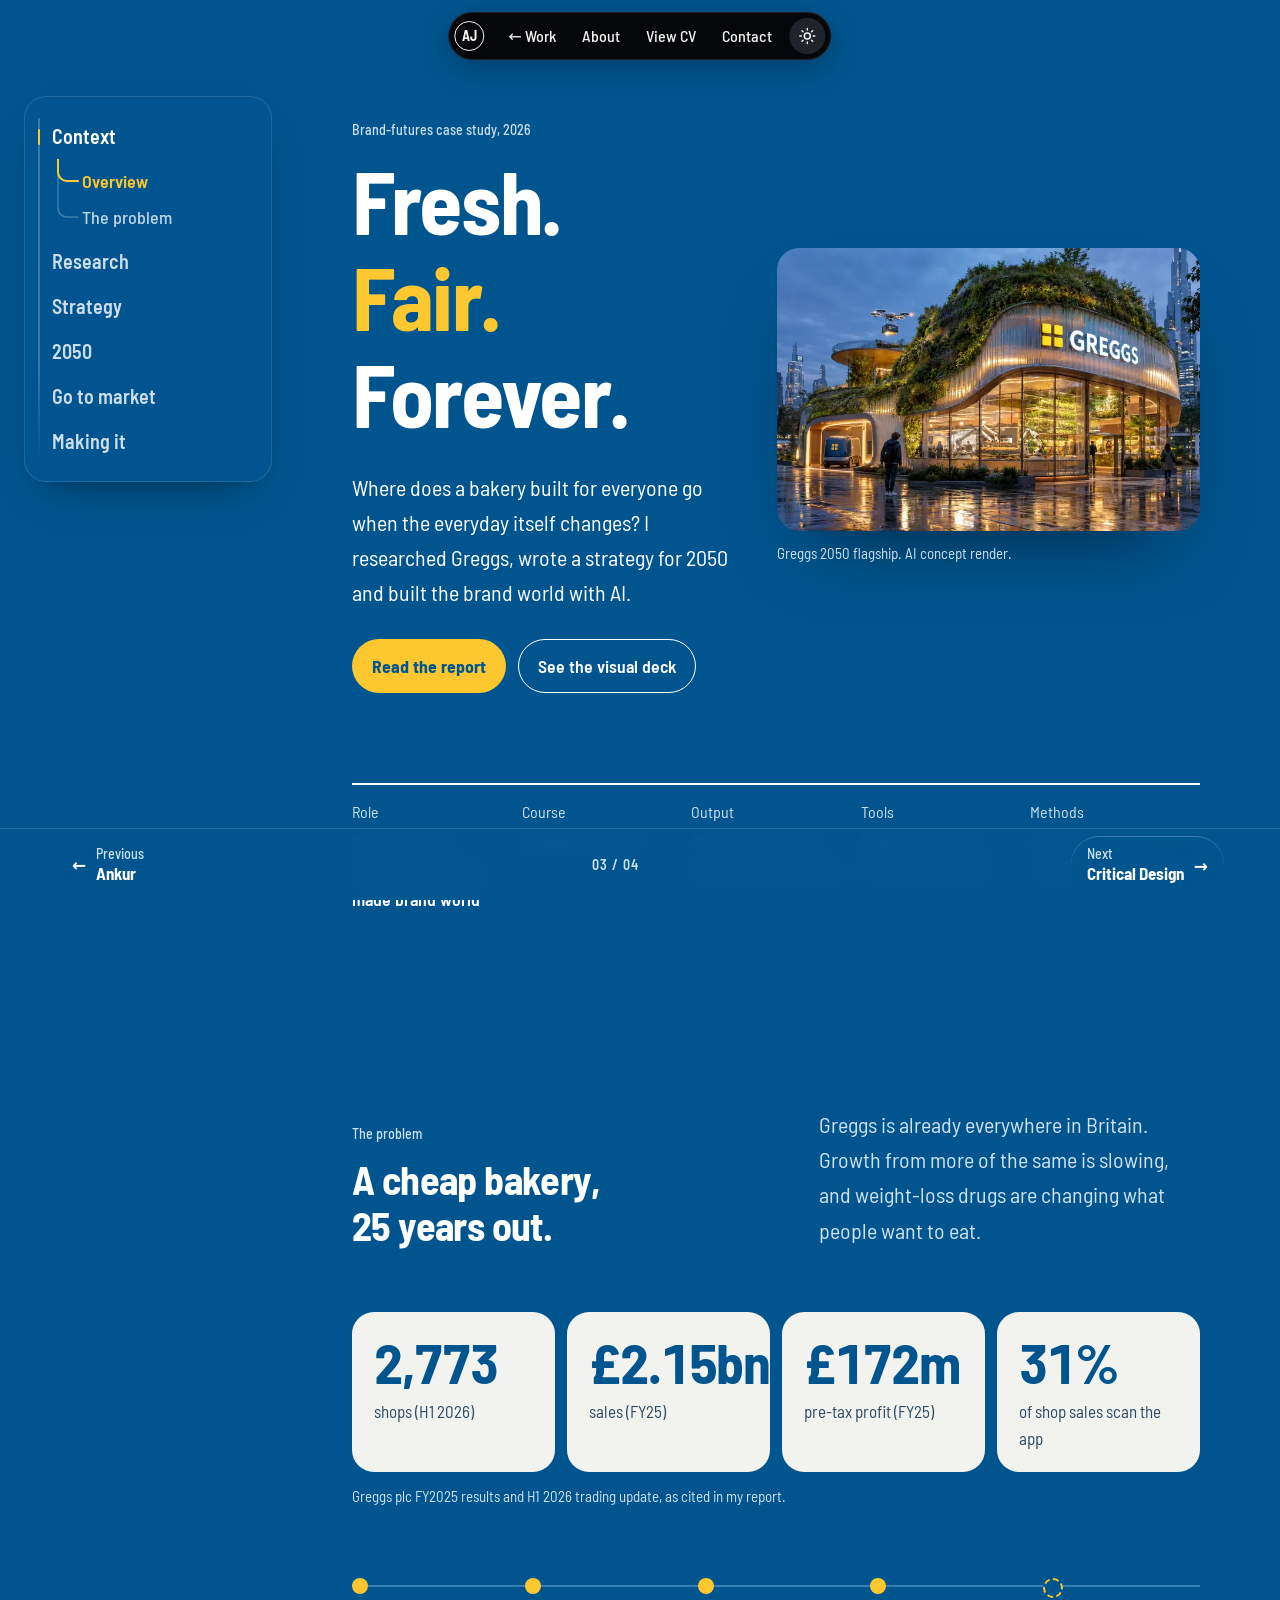
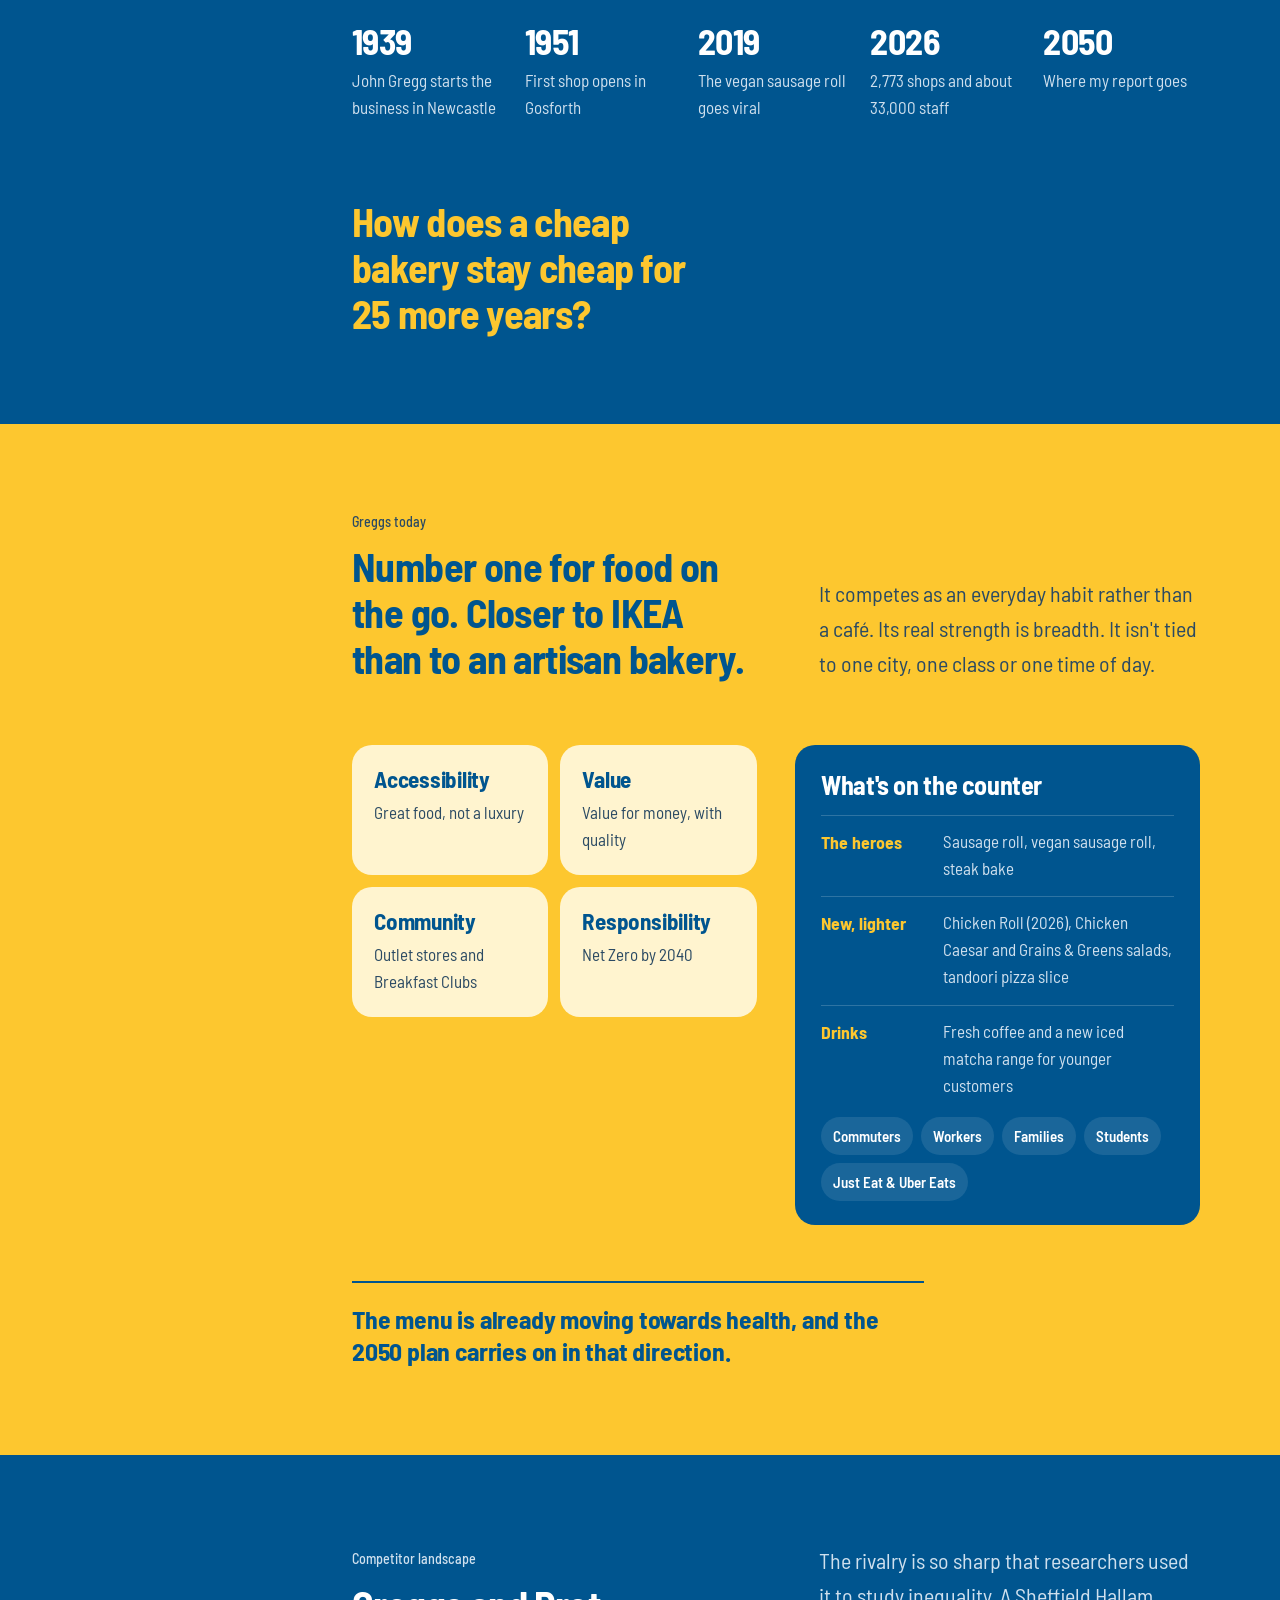
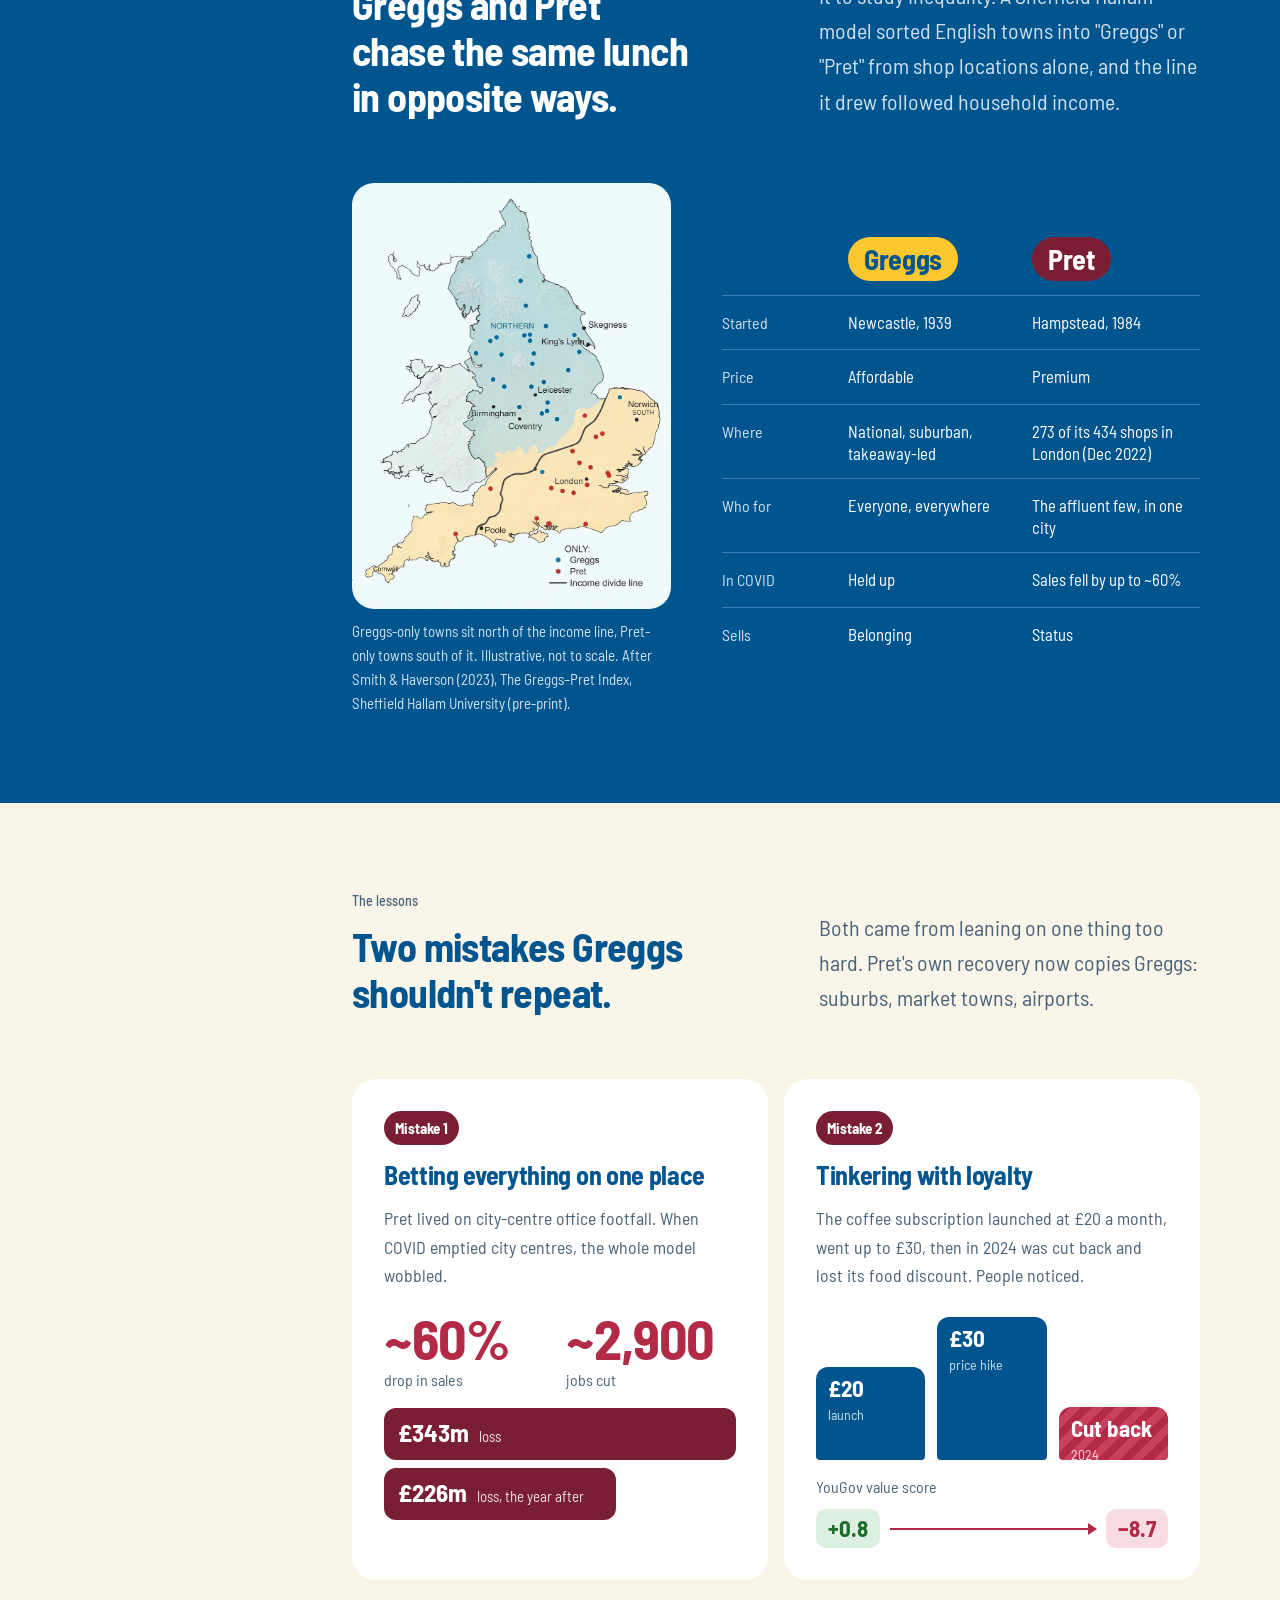
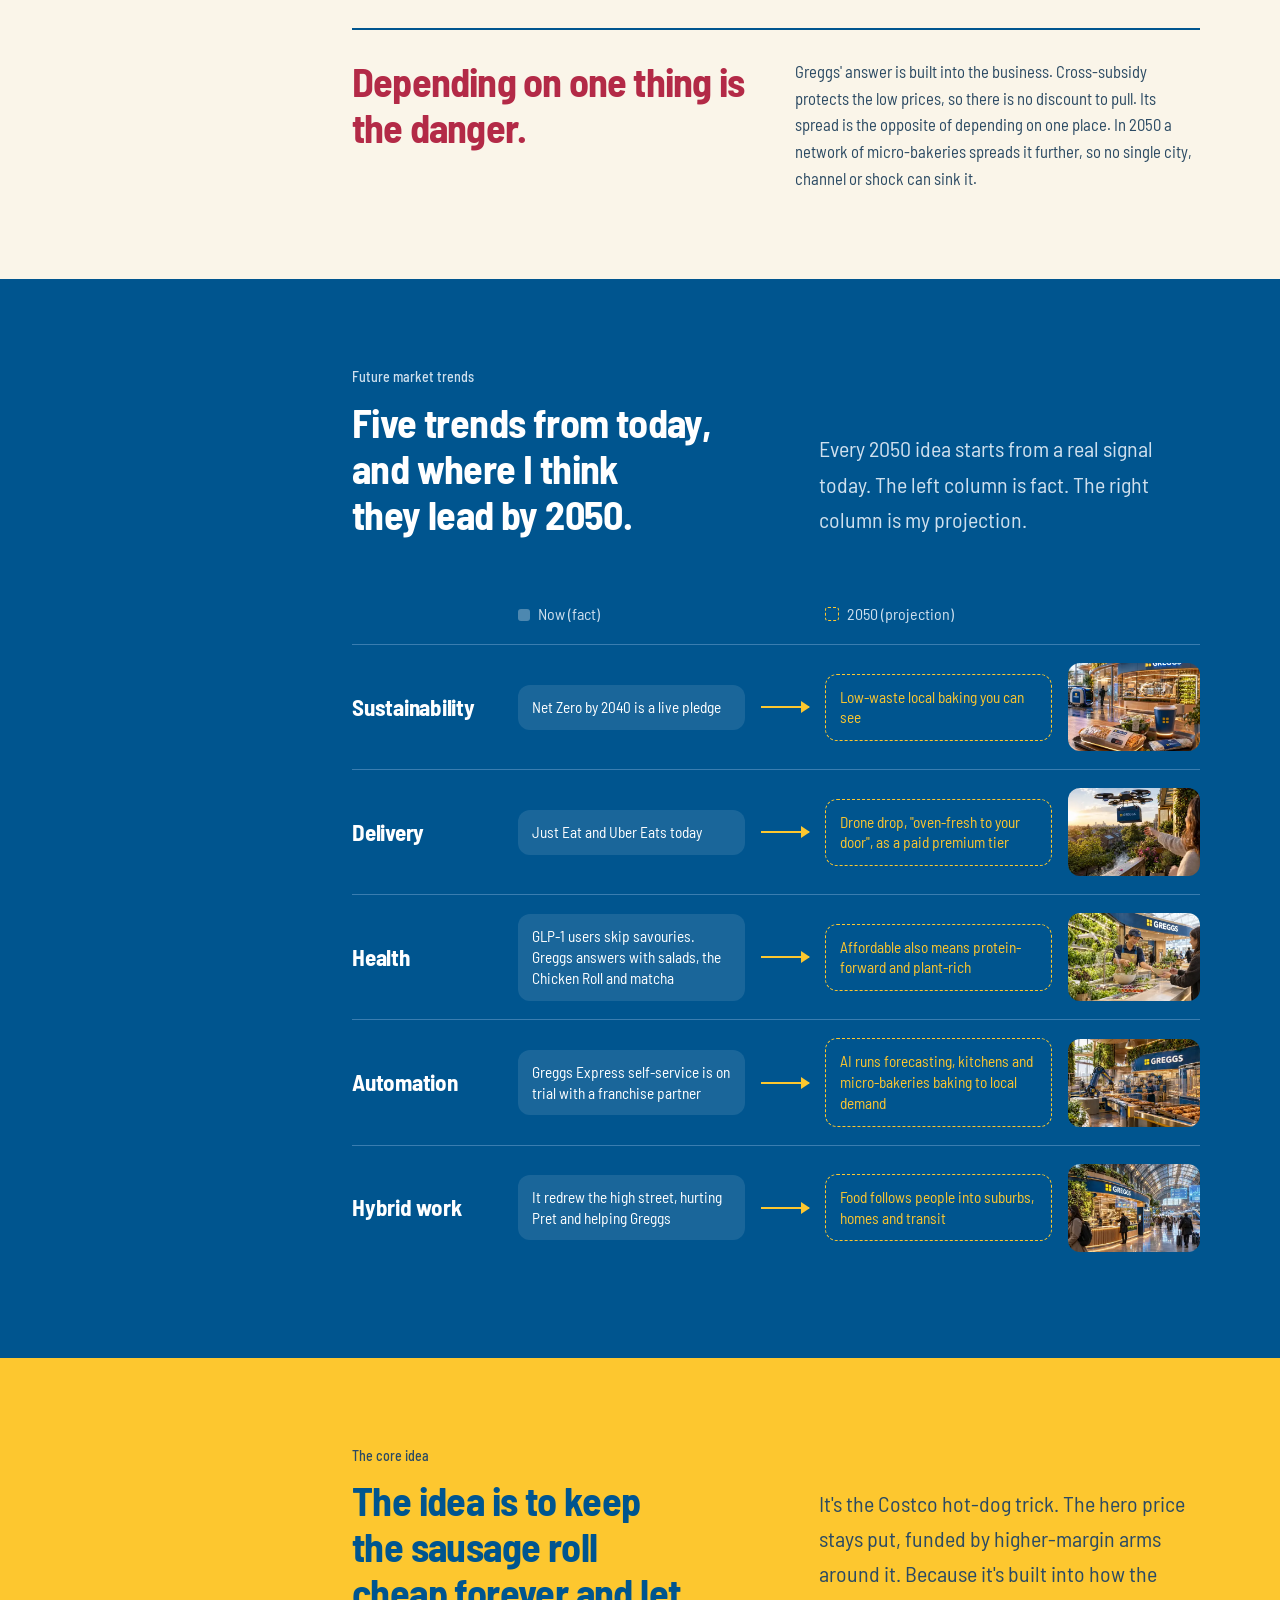
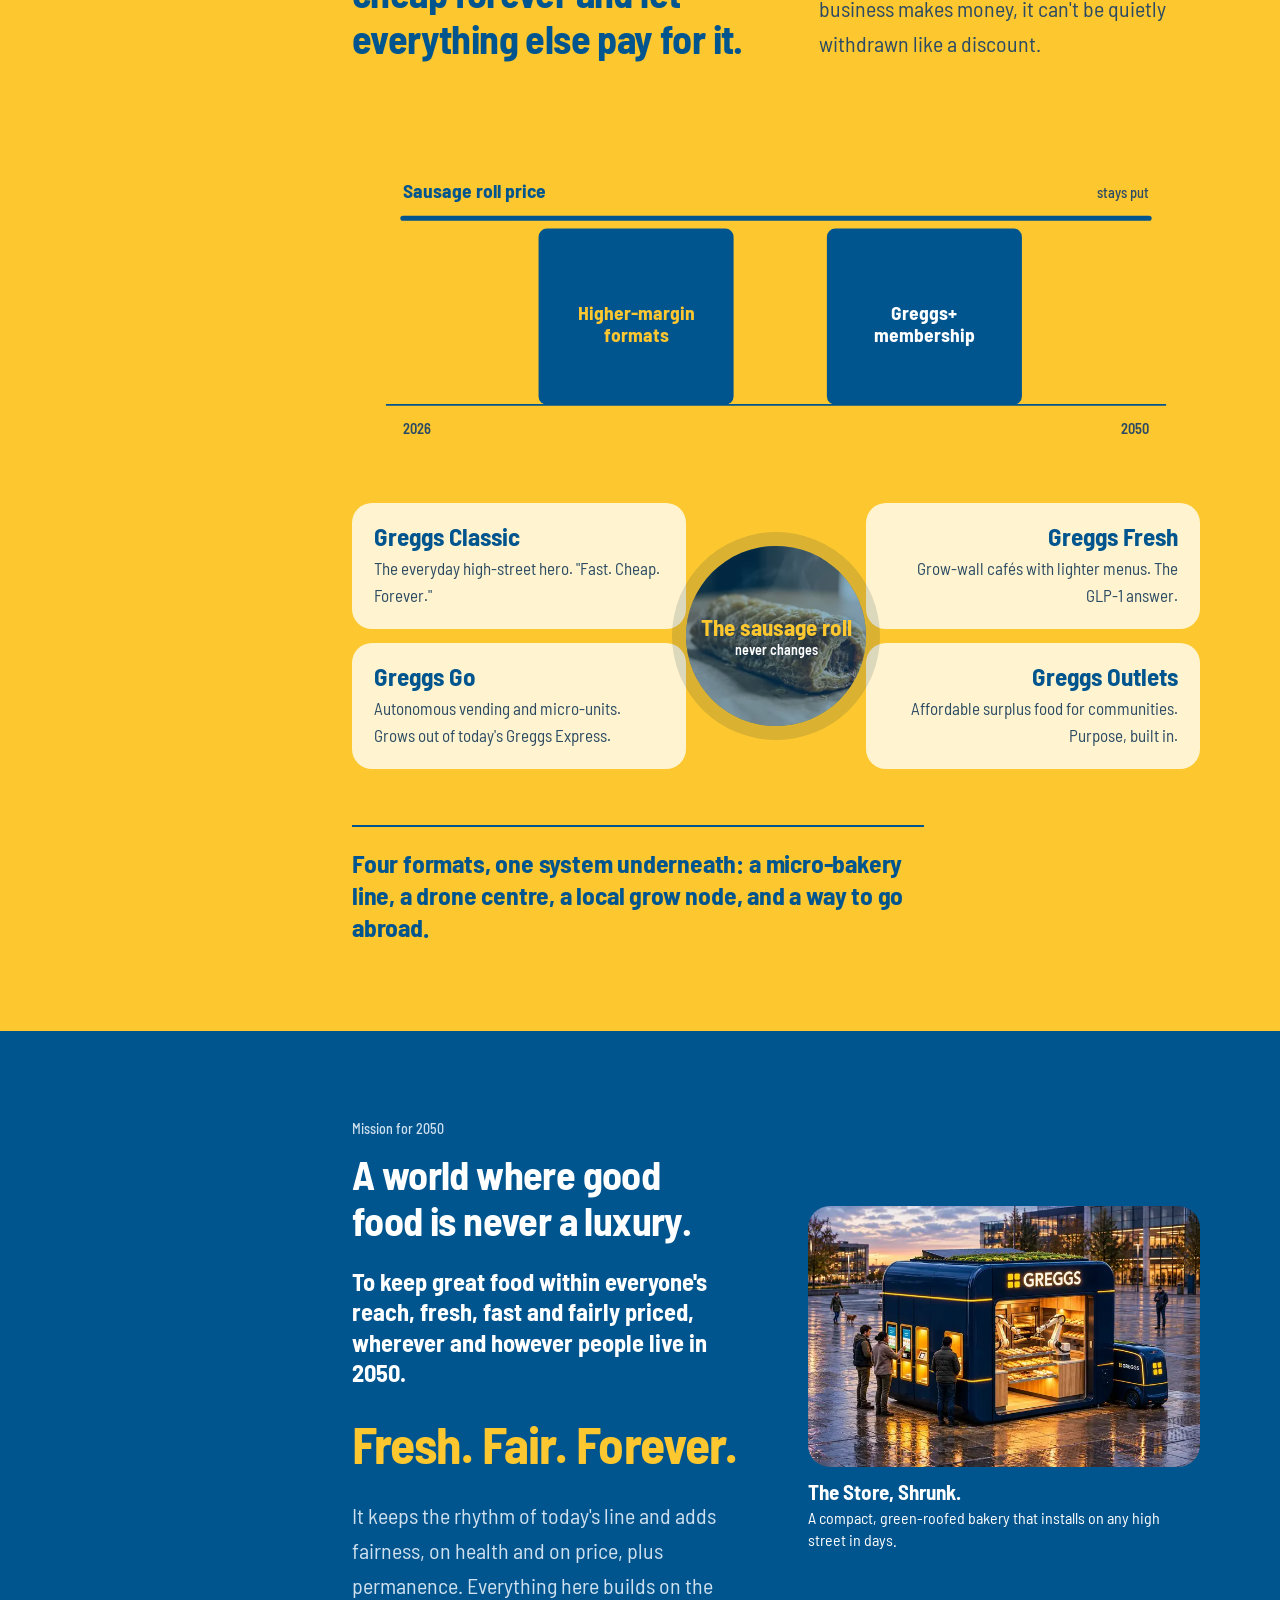
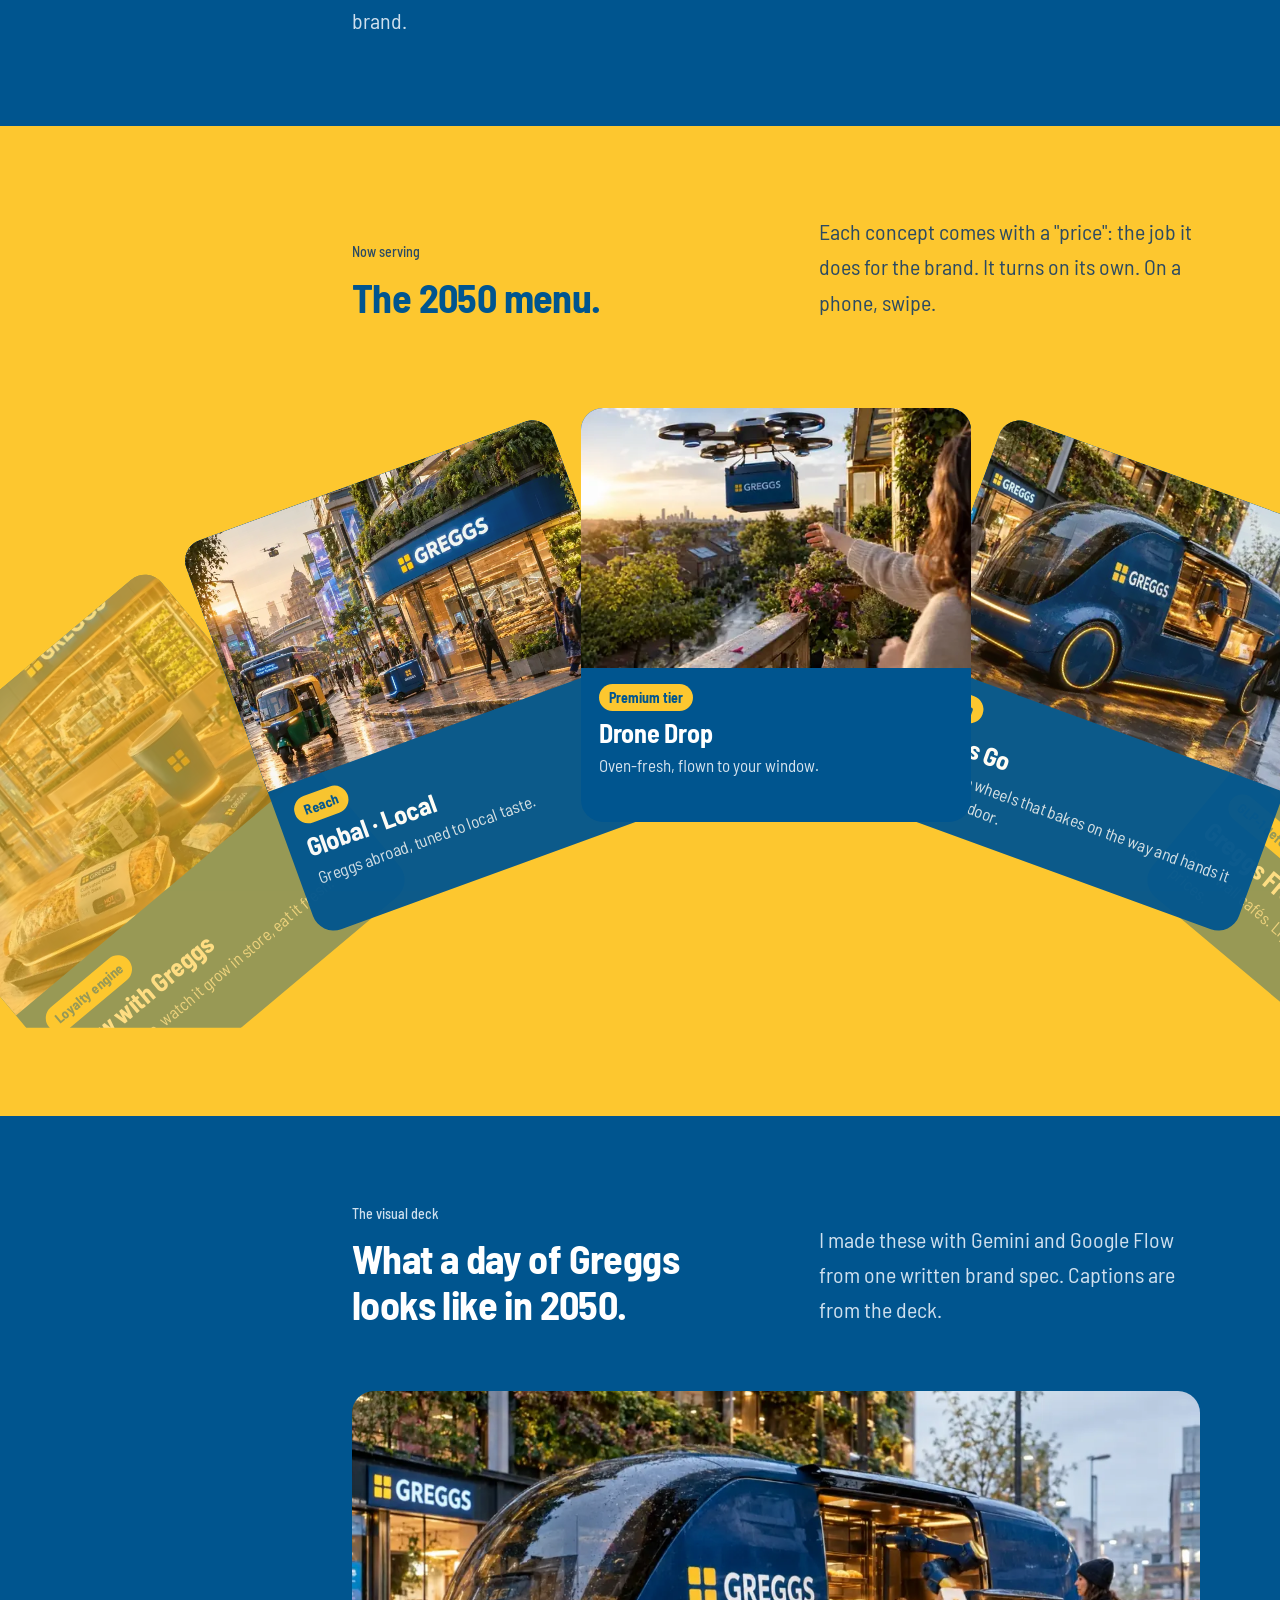
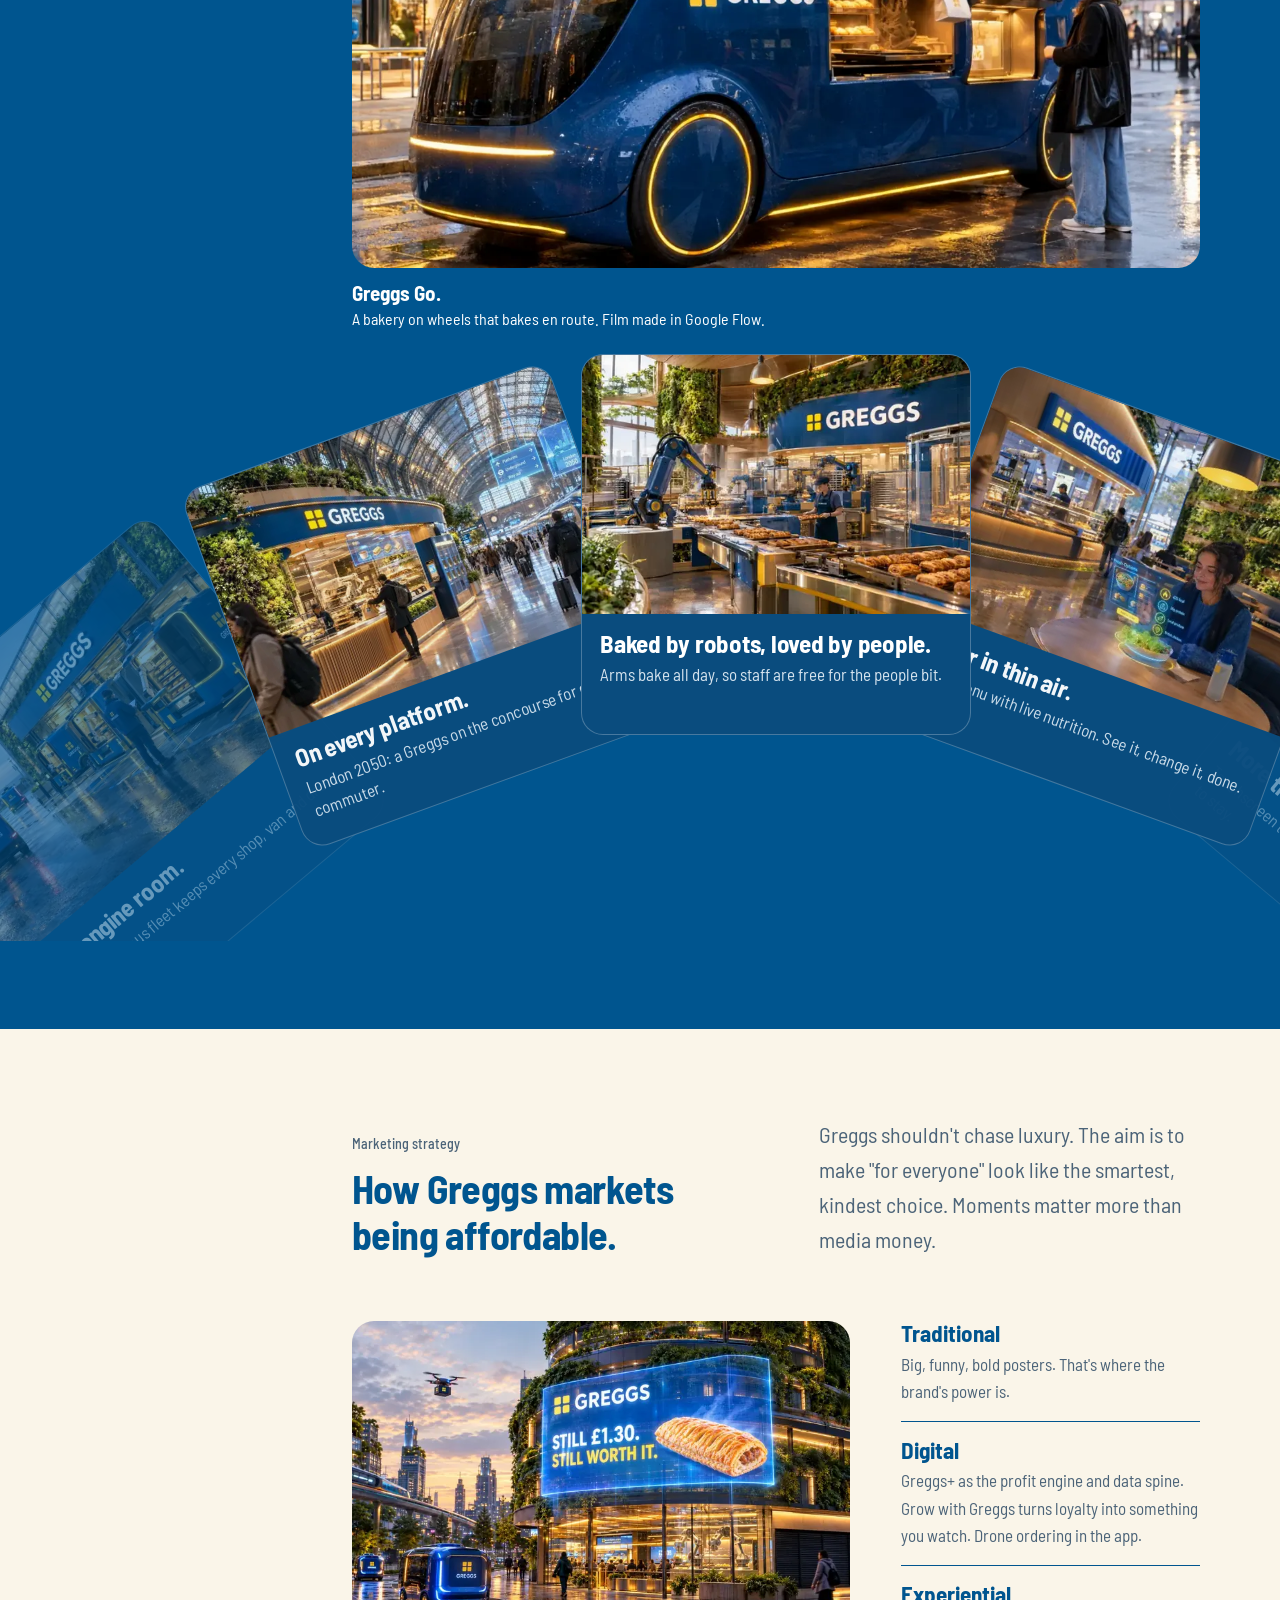
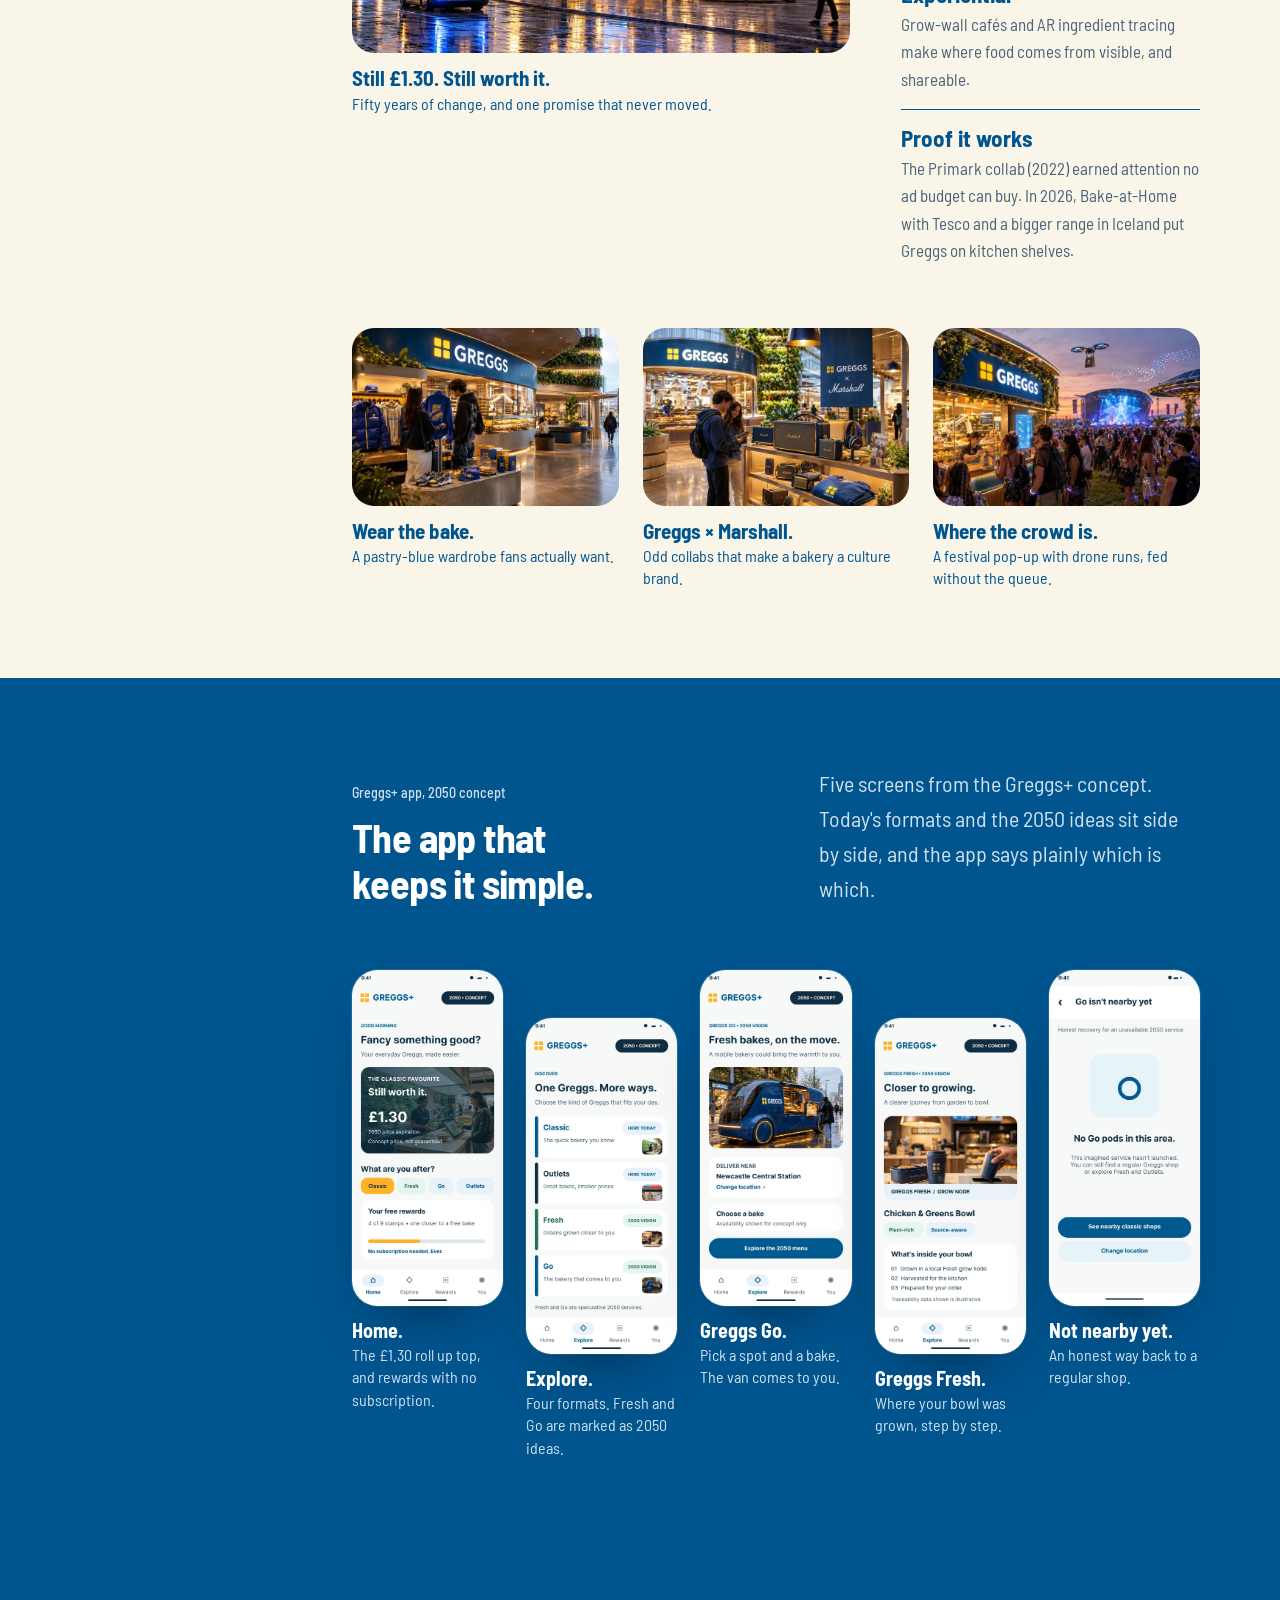
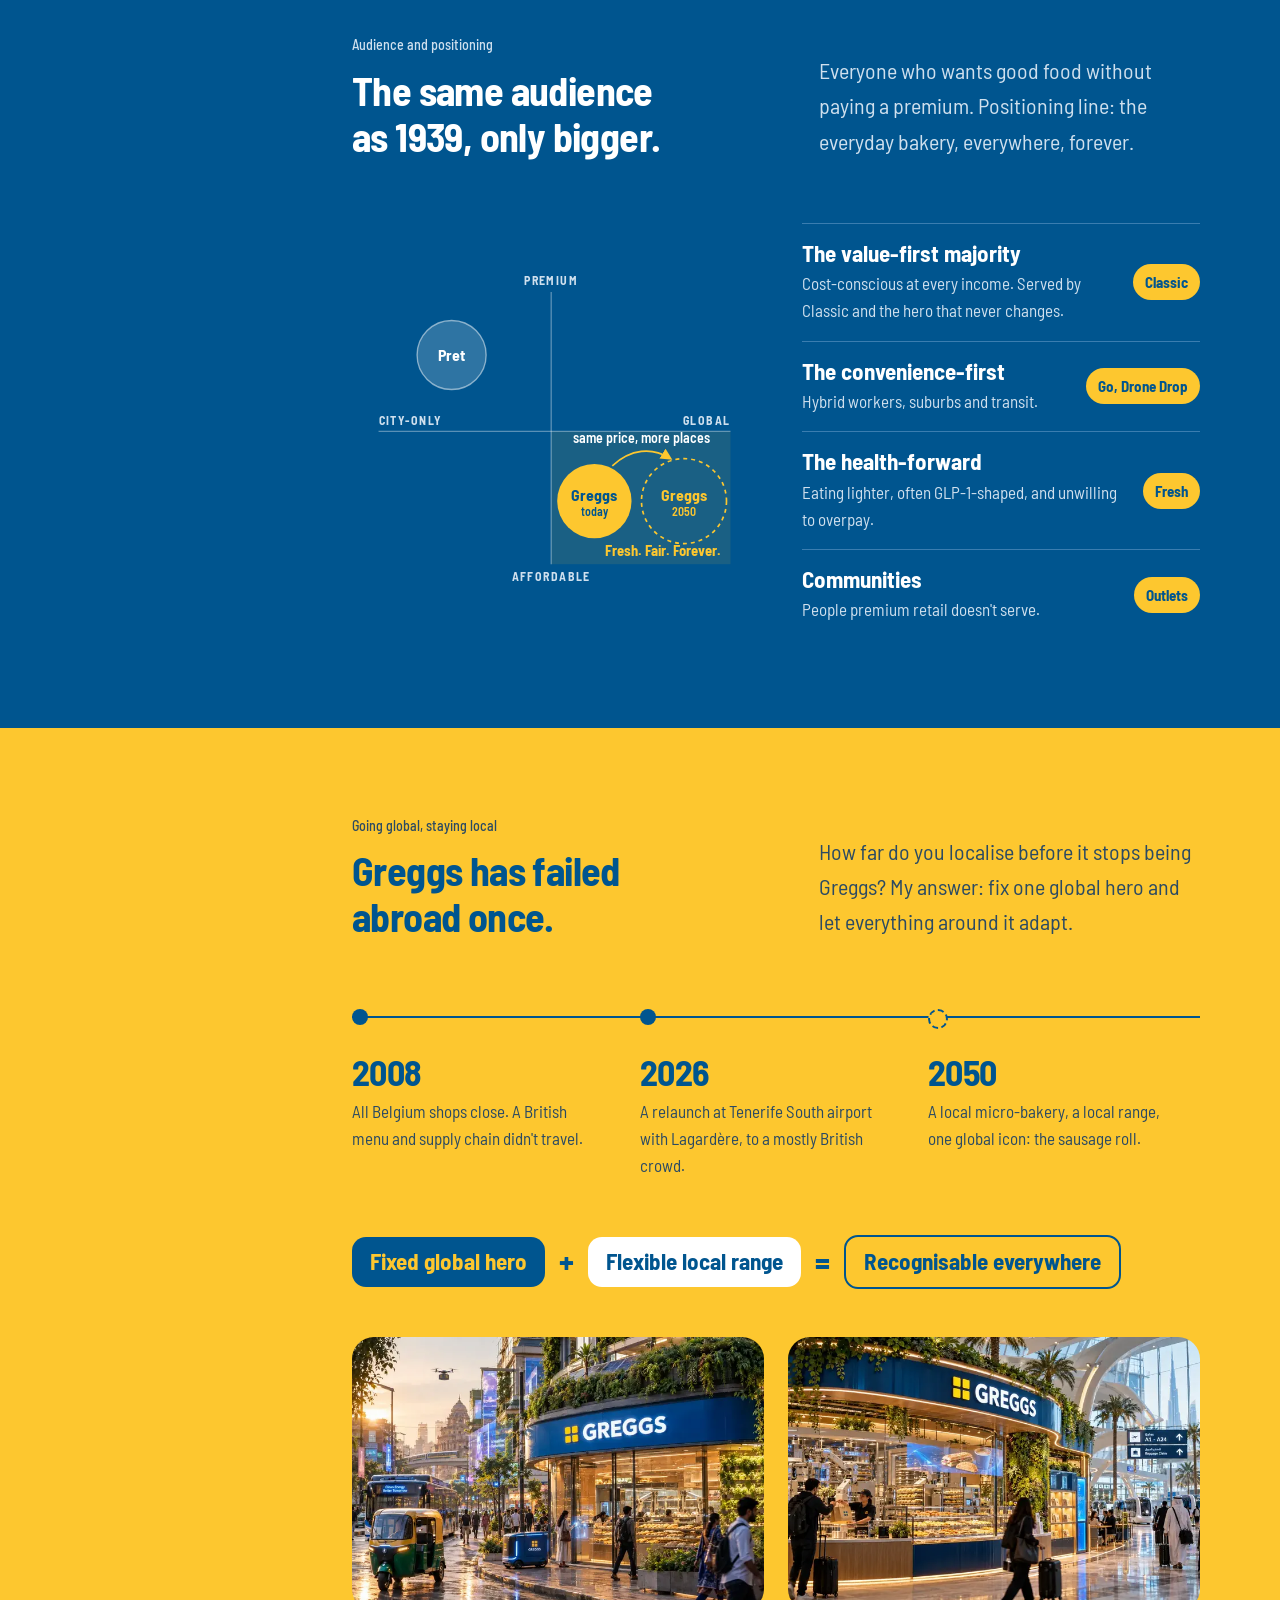
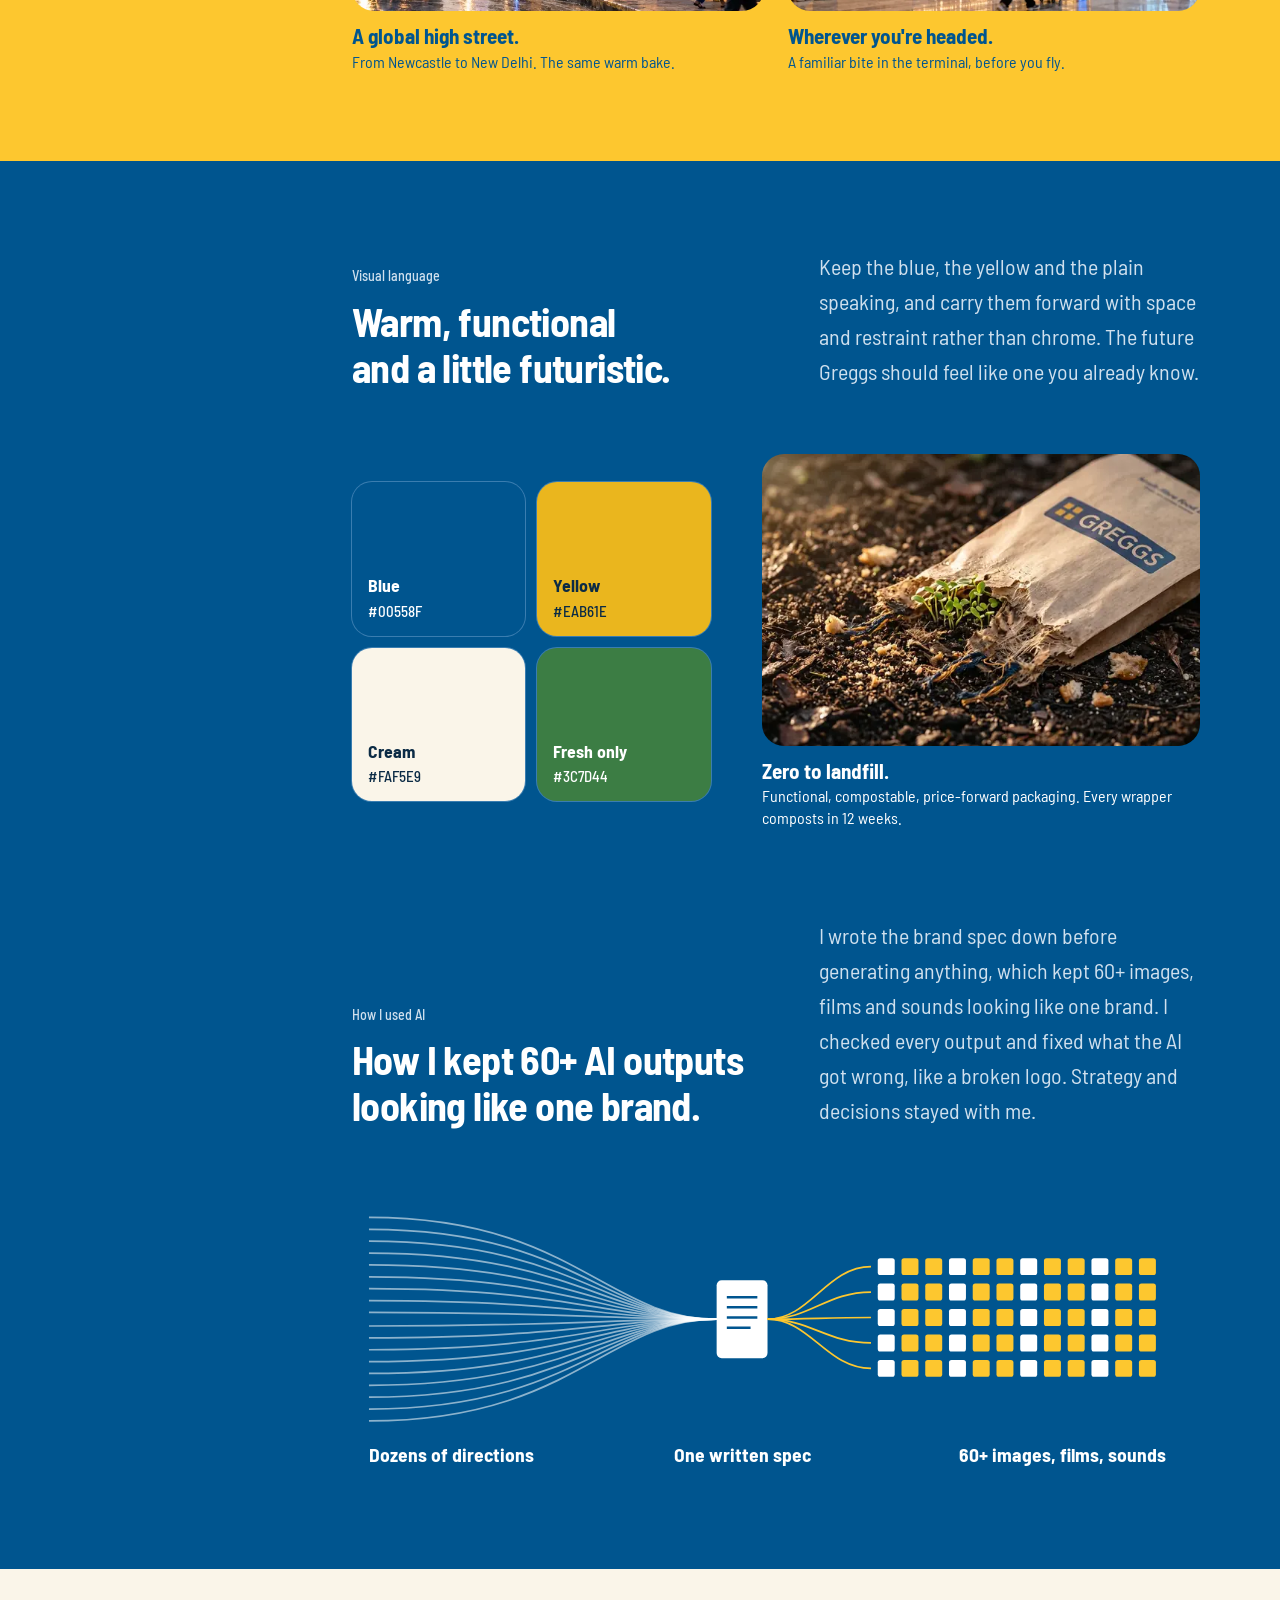
<file: greggs.html>
<!doctype html>
<html lang="en" class="no-js">
<head>
<script>try{var t=localStorage.getItem("aj-theme");if(t==="light"||t==="dark")document.documentElement.dataset.theme=t}catch(e){}</script>
<meta charset="utf-8">
<meta name="viewport" content="width=device-width, initial-scale=1">
<title>Greggs 2050, a brand-futures case study by Akshat Jerath</title>
<meta name="description" content="Greggs 2050: a strategy to keep Britain's favourite bakery fast, fresh and cheap to 2050, with a brand world made using AI.">
<link rel="icon" href="data:image/svg+xml,%3Csvg xmlns=%27http://www.w3.org/2000/svg%27 viewBox=%270 0 64 64%27%3E%3Ccircle cx=%2732%27 cy=%2732%27 r=%2730%27 fill=%27%230C0E11%27 stroke=%27%2325CA7F%27 stroke-width=%274%27/%3E%3Ctext x=%2732%27 y=%2741%27 font-family=%27Arial%27 font-weight=%27700%27 font-size=%2724%27 fill=%27%2325CA7F%27 text-anchor=%27middle%27%3EAJ%3C/text%3E%3C/svg%3E">
<meta name="theme-color" content="#00558F">
<meta property="og:type" content="article">
<meta property="og:title" content="Greggs 2050: Fresh. Fair. Forever.">
<meta property="og:description" content="Brand-futures case study by Akshat Jerath. A 2050 strategy and an AI-made brand world.">
<meta name="twitter:card" content="summary">
<link rel="preload" href="assets/fonts/barlow-semi-condensed-latin-800-normal.woff2" as="font" type="font/woff2" crossorigin>
<link rel="preload" href="assets/fonts/barlow-semi-condensed-latin-400-normal.woff2" as="font" type="font/woff2" crossorigin>
<link rel="stylesheet" href="base.css">
<link rel="stylesheet" href="case.css">
</head>
<body class="csp grg">
<a class="skip" href="#main">Skip to the case study</a>
<header class="island" id="island">
  <a class="who" href="index.html" aria-label="Akshat Jerath, home"><span class="av" aria-hidden="true">AJ</span></a>
  <nav aria-label="Main"><a href="index.html#work"><span aria-hidden="true">← </span>Work</a><a href="index.html#about">About</a><a class="cv" href="assets/Akshat_Jerath_CV.pdf" target="_blank" rel="noopener noreferrer">View CV</a><a href="index.html#contact">Contact</a></nav>
  <button type="button" class="theme" id="themeBtn" aria-label="Switch to day mode"><svg viewBox="0 0 24 24" width="18" height="18" aria-hidden="true"><g class="sun" fill="none" stroke="currentColor" stroke-width="2" stroke-linecap="round"><circle cx="12" cy="12" r="4"/><path d="M12 2v2M12 20v2M4.9 4.9l1.4 1.4M17.7 17.7l1.4 1.4M2 12h2M20 12h2M4.9 19.1l1.4-1.4M17.7 6.3l1.4-1.4"/></g><path class="moon" fill="currentColor" d="M20.5 14.2A8.5 8.5 0 0 1 9.8 3.5a8.5 8.5 0 1 0 10.7 10.7z"/></svg></button>
</header>
<main id="main">

<section class="grg-hero" aria-labelledby="t-hero" data-nav="Context|Overview">
  <div class="wrap">
    <div>
      <p class="eyebrow">Brand-futures case study, 2026</p>
      <h1 id="t-hero"><span>Fresh.</span><span>Fair.</span><span>Forever.</span></h1>
      <p class="lede">Where does a bakery built for everyone go when the everyday itself changes? I researched Greggs, wrote a strategy for 2050 and built the brand world with AI.</p>
      <div class="cta-row"><a class="btn-y" href="https://canva.link/db1tddoi73anldy" target="_blank" rel="noopener noreferrer">Read the report</a><a class="btn-line" href="https://canva.link/g3yveepu2i5b3xc" target="_blank" rel="noopener noreferrer">See the visual deck</a></div>
    </div>
    <figure class="g-hero-img">
      <img src="img/g50-flagship.webp" srcset="img/g50-flagship-720.webp 720w, img/g50-flagship.webp 1200w" sizes="(max-width: 820px) 92vw, 55vw" width="1200" height="800" fetchpriority="high" alt="Concept render: a curved glass Greggs flagship with a planted roof, robot arms baking inside and a delivery drone overhead, at dusk.">
      <figcaption>Greggs 2050 flagship. AI concept render.</figcaption>
    </figure>
  </div>
  <div class="wrap facts-wrap">
    <dl class="facts-line">
      <div><dt>Role</dt><dd>Solo: research, strategy and the AI-made brand world</dd></div>
      <div><dt>Course</dt><dd>Designing with AI</dd></div>
      <div><dt>Output</dt><dd>17-page report, 24-page visual deck, film</dd></div>
      <div><dt>Tools</dt><dd>Gemini, Ideogram, Flow, Suno, Canva</dd></div>
      <div><dt>Methods</dt><dd>Desk research, competitor study</dd></div>
    </dl>
  </div>
</section>

<section aria-labelledby="t-prob" data-nav="Context|The problem">
  <div class="wrap">
    <div class="head split">
      <div><p class="eyebrow">The problem</p><h2 id="t-prob">A cheap bakery, 25 years out.</h2></div>
      <p class="sub">Greggs is already everywhere in Britain. Growth from more of the same is slowing, and weight-loss drugs are changing what people want to eat.</p>
    </div>
    <ul class="gstats rv" data-stagger>
      <li><b data-count="2773">2,773</b><span>shops (H1 2026)</span></li>
      <li><b data-count="2.15" data-prefix="£" data-suffix="bn" data-dec="2">£2.15bn</b><span>sales (FY25)</span></li>
      <li><b data-count="172" data-prefix="£" data-suffix="m">£172m</b><span>pre-tax profit (FY25)</span></li>
      <li><b data-count="31" data-suffix="%">31%</b><span>of shop sales scan the app</span></li>
    </ul>
    <p class="gsrc">Greggs plc FY2025 results and H1 2026 trading update, as cited in my report.</p>
    <ol class="g-time rv" aria-label="Greggs timeline">
      <li><b>1939</b><span>John Gregg starts the business in Newcastle</span></li>
      <li><b>1951</b><span>First shop opens in Gosforth</span></li>
      <li><b>2019</b><span>The vegan sausage roll goes viral</span></li>
      <li><b>2026</b><span>2,773 shops and about 33,000 staff</span></li>
      <li class="fut"><b>2050</b><span>Where my report goes</span></li>
    </ol>
    <p class="ask">How does a cheap bakery stay cheap for 25 more years?</p>
  </div>
</section>

<section class="band" aria-labelledby="t-today" data-nav="Research|Greggs today">
  <div class="wrap">
    <div class="head split">
      <div><p class="eyebrow">Greggs today</p><h2 id="t-today">Number one for food on the go. Closer to IKEA than to an artisan bakery.</h2></div>
      <p class="sub">It competes as an everyday habit rather than a café. Its real strength is breadth. It isn't tied to one city, one class or one time of day.</p>
    </div>
    <div class="g-today">
      <div class="g-vals rv" data-stagger>
        <div><b>Accessibility</b><span>Great food, not a luxury</span></div>
        <div><b>Value</b><span>Value for money, with quality</span></div>
        <div><b>Community</b><span>Outlet stores and Breakfast Clubs</span></div>
        <div><b>Responsibility</b><span>Net Zero by 2040</span></div>
      </div>
      <div class="g-range rv">
        <h3>What's on the counter</h3>
        <dl>
          <div><dt>The heroes</dt><dd>Sausage roll, vegan sausage roll, steak bake</dd></div>
          <div><dt>New, lighter</dt><dd>Chicken Roll (2026), Chicken Caesar and Grains &amp; Greens salads, tandoori pizza slice</dd></div>
          <div><dt>Drinks</dt><dd>Fresh coffee and a new iced matcha range for younger customers</dd></div>
        </dl>
        <p class="g-who"><span>Commuters</span><span>Workers</span><span>Families</span><span>Students</span><span>Just Eat &amp; Uber Eats</span></p>
      </div>
    </div>
    <p class="g-line">The menu is already moving towards health, and the 2050 plan carries on in that direction.</p>
  </div>
</section>

<section class="g-pret-sec" aria-labelledby="t-vs" data-nav="Research|Greggs vs Pret">
  <div class="wrap">
    <div class="head split">
      <div><p class="eyebrow">Competitor landscape</p><h2 id="t-vs">Greggs and Pret chase the same lunch in opposite ways.</h2></div>
      <p class="sub">The rivalry is so sharp that researchers used it to study inequality. A Sheffield Hallam model sorted English towns into "Greggs" or "Pret" from shop locations alone, and the line it drew followed household income.</p>
    </div>
    <div class="vs-grid">
      <figure class="vs-map vs-img">
        <img src="img/g50-greggs-pret-map.webp" width="900" height="1205" loading="lazy" alt="Map of England. Towns north of a line from Poole to the Wash show Greggs-only dots; towns south of it, clustered around London, show Pret-only dots. The line follows household income.">
        <figcaption>Greggs-only towns sit north of the income line, Pret-only towns south of it. Illustrative, not to scale. After Smith &amp; Haverson (2023), The Greggs–Pret Index, Sheffield Hallam University (pre-print).</figcaption>
      </figure>
      <div class="vs-table rv" data-stagger>
        <div class="vs-h"><span></span><b class="g">Greggs</b><b class="p">Pret</b></div>
        <div><span>Started</span><p>Newcastle, 1939</p><p>Hampstead, 1984</p></div>
        <div><span>Price</span><p>Affordable</p><p>Premium</p></div>
        <div><span>Where</span><p>National, suburban, takeaway-led</p><p>273 of its 434 shops in London (Dec 2022)</p></div>
        <div><span>Who for</span><p>Everyone, everywhere</p><p>The affluent few, in one city</p></div>
        <div><span>In COVID</span><p>Held up</p><p>Sales fell by up to ~60%</p></div>
        <div><span>Sells</span><p>Belonging</p><p>Status</p></div>
      </div>
    </div>
  </div>
</section>

<section class="band band-c" aria-labelledby="t-wrong" data-nav="Research|What Pret got wrong">
  <div class="wrap">
    <div class="head split">
      <div><p class="eyebrow">The lessons</p><h2 id="t-wrong">Two mistakes Greggs shouldn't repeat.</h2></div>
      <p class="sub">Both came from leaning on one thing too hard. Pret's own recovery now copies Greggs: suburbs, market towns, airports.</p>
    </div>
    <div class="mistakes">
      <article class="mk rv">
        <p class="mk-n">Mistake 1</p>
        <h3>Betting everything on one place</h3>
        <p>Pret lived on city-centre office footfall. When COVID emptied city centres, the whole model wobbled.</p>
        <ul class="mk-stats">
          <li><b>~60%</b><span>drop in sales</span></li>
          <li><b>~2,900</b><span>jobs cut</span></li>
        </ul>
        <div class="loss" role="img" aria-label="Pret losses: £343 million, then £226 million the next year.">
          <div style="--w:1"><b>£343m</b><span>loss</span></div>
          <div style="--w:.66"><b>£226m</b><span>loss, the year after</span></div>
        </div>
      </article>
      <article class="mk rv">
        <p class="mk-n">Mistake 2</p>
        <h3>Tinkering with loyalty</h3>
        <p>The coffee subscription launched at £20 a month, went up to £30, then in 2024 was cut back and lost its food discount. People noticed.</p>
        <div class="sub-steps" role="img" aria-label="Pret subscription: £20 at launch, raised to £30, cut back in 2024.">
          <div style="--h:.62"><b>£20</b><span>launch</span></div>
          <div style="--h:.95"><b>£30</b><span>price hike</span></div>
          <div class="cut" style="--h:.35"><b>Cut back</b><span>2024</span></div>
        </div>
        <div class="yg" role="img" aria-label="YouGov value-for-money score fell from plus 0.8 to minus 8.7.">
          <span class="yg-l">YouGov value score</span>
          <span class="yg-a">+0.8</span><i aria-hidden="true"></i><span class="yg-b">−8.7</span>
        </div>
      </article>
    </div>
    <div class="lesson rv">
      <p class="lesson-big">Depending on one thing is the danger.</p>
      <p>Greggs' answer is built into the business. Cross-subsidy protects the low prices, so there is no discount to pull. Its spread is the opposite of depending on one place. In 2050 a network of micro-bakeries spreads it further, so no single city, channel or shock can sink it.</p>
    </div>
  </div>
</section>

<section aria-labelledby="t-forces" data-nav="Research|Five forces">
  <div class="wrap">
    <div class="head split">
      <div><p class="eyebrow">Future market trends</p><h2 id="t-forces">Five trends from today, and where I think they lead by 2050.</h2></div>
      <p class="sub">Every 2050 idea starts from a real signal today. The left column is fact. The right column is my projection.</p>
    </div>
    <div class="forces rv" data-stagger>
      <div class="fx-h" aria-hidden="true"><span></span><span class="k-now">Now (fact)</span><span></span><span class="k-then">2050 (projection)</span><span></span></div>
      <div class="fx"><b>Sustainability</b><p class="now">Net Zero by 2040 is a live pledge</p><i aria-hidden="true"></i><p class="then">Low-waste local baking you can see</p><img class="fx-pic" src="img/g50-fresh-fast-480.webp" width="480" height="320" loading="lazy" alt="2050 concept: grow walls in store."></div>
      <div class="fx"><b>Delivery</b><p class="now">Just Eat and Uber Eats today</p><i aria-hidden="true"></i><p class="then">Drone drop, "oven-fresh to your door", as a paid premium tier</p><img class="fx-pic" src="img/g50-drone-480.webp" width="480" height="320" loading="lazy" alt="2050 concept: drone drop."></div>
      <div class="fx"><b>Health</b><p class="now">GLP-1 users skip savouries. Greggs answers with salads, the Chicken Roll and matcha</p><i aria-hidden="true"></i><p class="then">Affordable also means protein-forward and plant-rich</p><img class="fx-pic" src="img/g50-new-classics-480.webp" width="480" height="320" loading="lazy" alt="2050 concept: greggs fresh."></div>
      <div class="fx"><b>Automation</b><p class="now">Greggs Express self-service is on trial with a franchise partner</p><i aria-hidden="true"></i><p class="then">AI runs forecasting, kitchens and micro-bakeries baking to local demand</p><img class="fx-pic" src="img/g50-robots-480.webp" width="480" height="320" loading="lazy" alt="2050 concept: robot bake line."></div>
      <div class="fx"><b>Hybrid work</b><p class="now">It redrew the high street, hurting Pret and helping Greggs</p><i aria-hidden="true"></i><p class="then">Food follows people into suburbs, homes and transit</p><img class="fx-pic" src="img/g50-station-480.webp" width="480" height="320" loading="lazy" alt="2050 concept: a station kiosk."></div>
    </div>
  </div>
</section>

<section class="band" aria-labelledby="t-held" data-nav="Strategy|The core idea">
  <div class="wrap">
    <div class="head split">
      <div><p class="eyebrow">The core idea</p><h2 id="t-held">The idea is to keep the sausage roll cheap forever and let everything else pay for it.</h2></div>
      <p class="sub">It's the Costco hot-dog trick. The hero price stays put, funded by higher-margin arms around it. Because it's built into how the business makes money, it can't be quietly withdrawn like a discount.</p>
    </div>
    <div class="held rv" role="img" aria-label="Diagram: the sausage roll price runs flat from 2026 to 2050, held up by two pillars: higher-margin formats and the Greggs+ membership.">
      <svg viewBox="0 0 1000 380" aria-hidden="true">
        <path d="M40 330 H960" stroke="#00558F" stroke-width="2"/>
        <rect class="pil p1" x="220" y="122" width="230" height="208" rx="10" fill="#00558F"/>
        <rect class="pil p2" x="560" y="122" width="230" height="208" rx="10" fill="#00558F"/>
        <text x="335" y="230" text-anchor="middle" style="font:700 23px var(--display);fill:#FDC72F">Higher-margin</text>
        <text x="335" y="256" text-anchor="middle" style="font:700 23px var(--display);fill:#FDC72F">formats</text>
        <text x="675" y="230" text-anchor="middle" style="font:700 23px var(--display);fill:#fff">Greggs+</text>
        <text x="675" y="256" text-anchor="middle" style="font:700 23px var(--display);fill:#fff">membership</text>
        <path class="price" pathLength="1" d="M60 110 H940"/>
        <g class="tag"><text class="lab" x="60" y="86">Sausage roll price</text><text class="lab2" x="940" y="86" text-anchor="end">stays put</text></g>
        <text class="yr" x="60" y="364">2026</text><text class="yr" x="940" y="364" text-anchor="end">2050</text>
      </svg>
    </div>
    <div class="g-hub rv">
      <div class="gh-c"><img src="img/g50-sausage-roll-480.webp" width="480" height="268" loading="lazy" alt=""><span>The sausage roll<small>never changes</small></span></div>
      <div class="gh-o o1"><b>Greggs Classic</b><span>The everyday high-street hero. "Fast. Cheap. Forever."</span></div>
      <div class="gh-o o2"><b>Greggs Fresh</b><span>Grow-wall cafés with lighter menus. The GLP-1 answer.</span></div>
      <div class="gh-o o3"><b>Greggs Go</b><span>Autonomous vending and micro-units. Grows out of today's Greggs Express.</span></div>
      <div class="gh-o o4"><b>Greggs Outlets</b><span>Affordable surplus food for communities. Purpose, built in.</span></div>
    </div>
    <p class="g-line">Four formats, one system underneath: a micro-bakery line, a drone centre, a local grow node, and a way to go abroad.</p>
  </div>
</section>

<section aria-labelledby="t-vis" data-nav="Strategy|Vision 2050">
  <div class="wrap g-vis">
    <div>
      <p class="eyebrow">Mission for 2050</p>
      <h2 id="t-vis">A world where good food is never a luxury.</h2>
      <p class="g-mission">To keep great food within everyone's reach, fresh, fast and fairly priced, wherever and however people live in 2050.</p>
      <div class="g-tag rv" aria-label="Tagline: from Always Fresh. Always Tasty. to Fresh. Fair. Forever."><span class="old">Always Fresh. Always Tasty.</span><span class="new">Fresh. Fair. Forever.</span></div>
      <p class="sub">It keeps the rhythm of today's line and adds fairness, on health and on price, plus permanence. Everything here builds on the brand.</p>
    </div>
    <figure class="pic">
      <img src="img/g50-store-shrunk.webp" srcset="img/g50-store-shrunk-720.webp 720w, img/g50-store-shrunk.webp 1200w" sizes="(max-width: 820px) 92vw, 50vw" width="1200" height="800" loading="lazy" alt="Concept render: a compact navy Greggs unit with a green roof on a wet city square, robot arms baking inside and people ordering at screens.">
      <figcaption><b>The Store, Shrunk.</b>A compact, green-roofed bakery that installs on any high street in days.</figcaption>
    </figure>
  </div>
</section>

<section class="band menu-sec" aria-labelledby="t-menu" data-nav="2050|The 2050 menu">
  <div class="wrap">
    <div class="head split">
      <div><p class="eyebrow">Now serving</p><h2 id="t-menu">The 2050 menu.</h2></div>
      <p class="sub">Each concept comes with a "price": the job it does for the brand. It turns on its own. On a phone, swipe.</p>
    </div>
    <div class="ring" data-ring="concave" aria-label="The 2050 menu">
      <article class="rg-card"><img src="img/g50-drone.webp" srcset="img/g50-drone-480.webp 480w, img/g50-drone-720.webp 720w, img/g50-drone.webp 1200w" sizes="(max-width: 720px) 80vw, 390px" width="1200" height="800" loading="lazy" alt=""><div class="rg-cap"><span class="rg-tag">Premium tier</span><h3>Drone Drop</h3><p>Oven-fresh, flown to your window.</p></div></article>
      <article class="rg-card"><img src="img/g50-greggs-go.webp" srcset="img/g50-greggs-go-480.webp 480w, img/g50-greggs-go-720.webp 720w, img/g50-greggs-go.webp 1200w" sizes="(max-width: 720px) 80vw, 390px" width="1200" height="800" loading="lazy" alt=""><div class="rg-cap"><span class="rg-tag">Growth</span><h3>Greggs Go</h3><p>A bakery on wheels that bakes on the way and hands it over at your door.</p></div></article>
      <article class="rg-card"><img src="img/g50-new-classics.webp" srcset="img/g50-new-classics-480.webp 480w, img/g50-new-classics-720.webp 720w, img/g50-new-classics.webp 1200w" sizes="(max-width: 720px) 80vw, 390px" width="1200" height="800" loading="lazy" alt=""><div class="rg-cap"><span class="rg-tag">GLP-1 defence</span><h3>Greggs Fresh</h3><p>Grow-wall cafés. Lighter menus, the same honest prices.</p></div></article>
      <article class="rg-card"><img src="img/g50-sausage-roll.webp" srcset="img/g50-sausage-roll-480.webp 480w, img/g50-sausage-roll-720.webp 720w, img/g50-sausage-roll.webp 1200w" sizes="(max-width: 720px) 80vw, 390px" width="1200" height="670" loading="lazy" alt="A golden sausage roll, still steaming, on a paper bag."><div class="rg-cap"><span class="rg-tag">Never changes</span><h3>The sausage roll, £1.30</h3><p>Deliberately, defiantly affordable.</p></div></article>
      <article class="rg-card"><img src="img/g50-fresh-fast.webp" srcset="img/g50-fresh-fast-480.webp 480w, img/g50-fresh-fast-720.webp 720w, img/g50-fresh-fast.webp 1200w" sizes="(max-width: 720px) 80vw, 390px" width="1200" height="800" loading="lazy" alt=""><div class="rg-cap"><span class="rg-tag">Loyalty engine</span><h3>Grow with Greggs</h3><p>Adopt a crop, watch it grow in store, eat it fresh.</p></div></article>
      <article class="rg-card"><img src="img/g50-new-delhi.webp" srcset="img/g50-new-delhi-480.webp 480w, img/g50-new-delhi-720.webp 720w, img/g50-new-delhi.webp 1200w" sizes="(max-width: 720px) 80vw, 390px" width="1200" height="800" loading="lazy" alt=""><div class="rg-cap"><span class="rg-tag">Reach</span><h3>Global · Local</h3><p>Greggs abroad, tuned to local taste.</p></div></article>
    </div>
  </div>
</section>

<section aria-labelledby="t-world" data-nav="2050|The brand world">
  <div class="wrap">
    <div class="head split">
      <div><p class="eyebrow">The visual deck</p><h2 id="t-world">What a day of Greggs looks like in 2050.</h2></div>
      <p class="sub">I made these with Gemini and Google Flow from one written brand spec. Captions are from the deck.</p>
    </div>
    <div class="bento">
      <figure class="b-film">
        <video muted loop playsinline preload="none" poster="img/g50-greggs-go-poster.webp" aria-label="Greggs Go film: an autonomous Greggs van baking on the move.">
          <source src="img/g50-greggs-go.webm" type="video/webm"><source src="img/g50-greggs-go.mp4" type="video/mp4">
        </video>
        <figcaption><b>Greggs Go.</b>A bakery on wheels that bakes en route. Film made in Google Flow.</figcaption>
      </figure>
    </div>
    <div class="ring ring-world" data-ring="circular" aria-label="Stills from the 2050 deck">
      <figure class="rg-card"><img src="img/g50-robots.webp" srcset="img/g50-robots-480.webp 480w, img/g50-robots-720.webp 720w, img/g50-robots.webp 1200w" sizes="(max-width: 720px) 80vw, 390px" width="1200" height="800" loading="lazy" alt="Blue robot arms on a pastry line with one staff member checking trays."><figcaption class="rg-cap"><b>Baked by robots, loved by people.</b>Arms bake all day, so staff are free for the people bit.</figcaption></figure>
      <figure class="rg-card"><img src="img/g50-ar-menu.webp" srcset="img/g50-ar-menu-480.webp 480w, img/g50-ar-menu-720.webp 720w, img/g50-ar-menu.webp 1200w" sizes="(max-width: 720px) 80vw, 390px" width="1200" height="800" loading="lazy" alt="A woman at a café table choosing from a floating menu that shows calories, protein and sourcing."><figcaption class="rg-cap"><b>Order in thin air.</b>An AR menu with live nutrition. See it, change it, done.</figcaption></figure>
      <figure class="rg-card"><img src="img/g50-more-than-a-bite.webp" srcset="img/g50-more-than-a-bite-480.webp 480w, img/g50-more-than-a-bite-720.webp 720w, img/g50-more-than-a-bite.webp 1200w" sizes="(max-width: 720px) 80vw, 390px" width="1200" height="800" loading="lazy" alt="Students gathered round a glowing touchscreen table inside a Greggs."><figcaption class="rg-cap"><b>More than a bite.</b>Touchscreen tables turn a quick stop into somewhere to stay.</figcaption></figure>
      <figure class="rg-card"><img src="img/g50-drive-thru.webp" srcset="img/g50-drive-thru-480.webp 480w, img/g50-drive-thru-720.webp 720w, img/g50-drive-thru.webp 1200w" sizes="(max-width: 720px) 80vw, 390px" width="1200" height="800" loading="lazy" alt="A car at a 24-hour Greggs drive-thru window as a robot arm passes out a bag."><figcaption class="rg-cap"><b>Pull up, any hour.</b>A 24/7 drive-thru. Order at the window, the arm does the rest.</figcaption></figure>
      <figure class="rg-card"><img src="img/g50-engine-room.webp" srcset="img/g50-engine-room-480.webp 480w, img/g50-engine-room-720.webp 720w, img/g50-engine-room.webp 1200w" sizes="(max-width: 720px) 80vw, 390px" width="1200" height="800" loading="lazy" alt="A row of autonomous Greggs vans loading fresh bakes outside a depot at dawn."><figcaption class="rg-cap"><b>The engine room.</b>An autonomous fleet keeps every shop, van and drone stocked.</figcaption></figure>
      <figure class="rg-card"><img src="img/g50-station.webp" srcset="img/g50-station-480.webp 480w, img/g50-station-720.webp 720w, img/g50-station.webp 1200w" sizes="(max-width: 720px) 80vw, 390px" width="1200" height="800" loading="lazy" alt="A Greggs kiosk on a busy London station concourse."><figcaption class="rg-cap"><b>On every platform.</b>London 2050: a Greggs on the concourse for every commuter.</figcaption></figure>
</div>
  </div>
</section>

<section class="band band-c" aria-labelledby="t-mkt" data-nav="Go to market|Marketing">
  <div class="wrap">
    <div class="head split">
      <div><p class="eyebrow">Marketing strategy</p><h2 id="t-mkt">How Greggs markets being affordable.</h2></div>
      <p class="sub">Greggs shouldn't chase luxury. The aim is to make "for everyone" look like the smartest, kindest choice. Moments matter more than media money.</p>
    </div>
    <div class="mkt">
      <figure class="pic mkt-big">
        <img src="img/g50-billboard.webp" srcset="img/g50-billboard-720.webp 720w, img/g50-billboard.webp 1200w" sizes="(max-width: 820px) 92vw, 50vw" width="1200" height="801" loading="lazy" alt="A curved digital billboard on a green tower: Greggs, Still £1.30. Still worth it.">
        <figcaption><b>Still £1.30. Still worth it.</b>Fifty years of change, and one promise that never moved.</figcaption>
      </figure>
      <ol class="mkt-ch">
        <li><b>Traditional</b><span>Big, funny, bold posters. That's where the brand's power is.</span></li>
        <li><b>Digital</b><span>Greggs+ as the profit engine and data spine. Grow with Greggs turns loyalty into something you watch. Drone ordering in the app.</span></li>
        <li><b>Experiential</b><span>Grow-wall cafés and AR ingredient tracing make where food comes from visible, and shareable.</span></li>
        <li><b>Proof it works</b><span>The Primark collab (2022) earned attention no ad budget can buy. In 2026, Bake-at-Home with Tesco and a bigger range in Iceland put Greggs on kitchen shelves.</span></li>
      </ol>
    </div>
    <div class="trio-img">
      <figure><img src="img/g50-merch.webp" srcset="img/g50-merch-720.webp 720w, img/g50-merch.webp 1200w" sizes="(max-width: 820px) 92vw, 50vw" width="1200" height="800" loading="lazy" alt="Two shoppers holding a blue Greggs hoodie at a merch counter."><figcaption><b>Wear the bake.</b>A pastry-blue wardrobe fans actually want.</figcaption></figure>
      <figure><img src="img/g50-marshall.webp" srcset="img/g50-marshall-720.webp 720w, img/g50-marshall.webp 1200w" sizes="(max-width: 820px) 92vw, 50vw" width="1200" height="800" loading="lazy" alt="A Greggs × Marshall display of navy and gold speakers and headphones."><figcaption><b>Greggs × Marshall.</b>Odd collabs that make a bakery a culture brand.</figcaption></figure>
      <figure><img src="img/g50-festival.webp" srcset="img/g50-festival-720.webp 720w, img/g50-festival.webp 1200w" sizes="(max-width: 820px) 92vw, 50vw" width="1200" height="800" loading="lazy" alt="A Greggs pop-up at a night festival, with a drone carrying a bag over the crowd."><figcaption><b>Where the crowd is.</b>A festival pop-up with drone runs, fed without the queue.</figcaption></figure>
    </div>
  </div>
</section>

<section aria-labelledby="t-app" data-nav="Go to market|The app">
  <div class="wrap">
    <div class="head split">
      <div><p class="eyebrow">Greggs+ app, 2050 concept</p><h2 id="t-app">The app that keeps it simple.</h2></div>
      <p class="sub">Five screens from the Greggs+ concept. Today's formats and the 2050 ideas sit side by side, and the app says plainly which is which.</p>
    </div>
    <div class="app-row">
      <figure class="app-s"><img src="img/g50-app-home.webp" width="824" height="1830" loading="lazy" alt="Greggs+ home: Still worth it, £1.30 as a 2050 price aspiration, format chips Classic, Fresh, Go and Outlets, and a free rewards card with 4 of 9 stamps."><figcaption><b>Home.</b> The £1.30 roll up top, and rewards with no subscription.</figcaption></figure>
      <figure class="app-s"><img src="img/g50-app-explore.webp" width="824" height="1830" loading="lazy" alt="Greggs+ explore: Classic and Outlets marked here today, Fresh and Go marked 2050 vision."><figcaption><b>Explore.</b> Four formats. Fresh and Go are marked as 2050 ideas.</figcaption></figure>
      <figure class="app-s"><img src="img/g50-app-go.webp" width="824" height="1830" loading="lazy" alt="Greggs Go: an autonomous Greggs van on a wet street, deliver near Newcastle Central Station, explore the 2050 menu."><figcaption><b>Greggs Go.</b> Pick a spot and a bake. The van comes to you.</figcaption></figure>
      <figure class="app-s"><img src="img/g50-app-fresh.webp" width="824" height="1830" loading="lazy" alt="Greggs Fresh: Chicken and Greens Bowl, plant-rich and source-aware, grown in a local grow node, harvested, prepared for your order."><figcaption><b>Greggs Fresh.</b> Where your bowl was grown, step by step.</figcaption></figure>
      <figure class="app-s"><img src="img/g50-app-nogo.webp" width="824" height="1830" loading="lazy" alt="Go isn't nearby yet: no Go pods in this area, with buttons to see nearby classic shops or change location."><figcaption><b>Not nearby yet.</b> An honest way back to a regular shop.</figcaption></figure>
    </div>
  </div>
</section>

<section aria-labelledby="t-aud" data-nav="Go to market|Audience">
  <div class="wrap">
    <div class="head split">
      <div><p class="eyebrow">Audience and positioning</p><h2 id="t-aud">The same audience as 1939, only bigger.</h2></div>
      <p class="sub">Everyone who wants good food without paying a premium. Positioning line: the everyday bakery, everywhere, forever.</p>
    </div>
    <div class="aud">
      <figure class="g-pos rv">
        <svg viewBox="0 0 600 480" role="img" aria-labelledby="gp-t gp-d">
          <title id="gp-t">Positioning map</title>
          <desc id="gp-d">Price runs from premium at the top to affordable at the bottom. Reach runs from city-only on the left to global on the right. Pret sits premium and city-only. Greggs today sits affordable and national. Greggs 2050 keeps the same price and moves out to global.</desc>
          <rect class="gp-q" x="300" y="240" width="270" height="200" rx="0"/>
          <line class="gp-ax" x1="40" y1="240" x2="570" y2="240"/><line class="gp-ax" x1="300" y1="30" x2="300" y2="440"/>
          <text class="gp-l" x="300" y="20" text-anchor="middle">PREMIUM</text>
          <text class="gp-l" x="300" y="466" text-anchor="middle">AFFORDABLE</text>
          <text class="gp-l" x="40" y="230">CITY-ONLY</text>
          <text class="gp-l" x="570" y="230" text-anchor="end">GLOBAL</text>
          <text class="gp-q-l" x="556" y="428" text-anchor="end">Fresh. Fair. Forever.</text>
          <g class="gp-b pret"><circle cx="150" cy="125" r="52"/><text x="150" y="134" text-anchor="middle">Pret</text></g>
          <path class="gp-arrow" d="M392 292 C 420 266, 452 264, 478 280" marker-end="url(#gp-head)"/>
          <defs><marker id="gp-head" viewBox="0 0 10 10" refX="7" refY="5" markerWidth="7" markerHeight="7" orient="auto"><path d="M0 0 L10 5 L0 10 z" class="gp-head"/></marker></defs>
          <g class="gp-b greggs"><circle cx="365" cy="345" r="56"/><text x="365" y="345" text-anchor="middle">Greggs</text><text class="gp-s" x="365" y="368" text-anchor="middle">today</text></g>
          <g class="gp-b future"><circle cx="500" cy="345" r="64"/><text x="500" y="345" text-anchor="middle">Greggs</text><text class="gp-s" x="500" y="368" text-anchor="middle">2050</text></g>
          <text class="gp-note" x="436" y="258" text-anchor="middle">same price, more places</text>
        </svg>
      </figure>
      <ul class="segs rv" data-stagger>
        <li><b>The value-first majority</b><span>Cost-conscious at every income. Served by Classic and the hero that never changes.</span><em>Classic</em></li>
        <li><b>The convenience-first</b><span>Hybrid workers, suburbs and transit.</span><em>Go, Drone Drop</em></li>
        <li><b>The health-forward</b><span>Eating lighter, often GLP-1-shaped, and unwilling to overpay.</span><em>Fresh</em></li>
        <li><b>Communities</b><span>People premium retail doesn't serve.</span><em>Outlets</em></li>
      </ul>
    </div>
  </div>
</section>

<section class="band" aria-labelledby="t-glob" data-nav="Go to market|Going global">
  <div class="wrap">
    <div class="head split">
      <div><p class="eyebrow">Going global, staying local</p><h2 id="t-glob">Greggs has failed abroad once.</h2></div>
      <p class="sub">How far do you localise before it stops being Greggs? My answer: fix one global hero and let everything around it adapt.</p>
    </div>
    <ol class="g-time g-glob rv">
      <li><b>2008</b><span>All Belgium shops close. A British menu and supply chain didn't travel.</span></li>
      <li><b>2026</b><span>A relaunch at Tenerife South airport with Lagardère, to a mostly British crowd.</span></li>
      <li class="fut"><b>2050</b><span>A local micro-bakery, a local range, one global icon: the sausage roll.</span></li>
    </ol>
    <p class="eq rv" aria-label="Fixed global hero plus flexible local range equals recognisable everywhere."><span class="e1">Fixed global hero</span><i>+</i><span class="e2">Flexible local range</span><i>=</i><span class="e3">Recognisable everywhere</span></p>
    <div class="duo-img">
      <figure><img src="img/g50-new-delhi.webp" srcset="img/g50-new-delhi-480.webp 480w, img/g50-new-delhi-720.webp 720w, img/g50-new-delhi.webp 1200w" sizes="(max-width: 820px) 92vw, 50vw" width="1200" height="800" loading="lazy" alt="A Greggs on a New Delhi street with an auto-rickshaw and a delivery bot outside."><figcaption><b>A global high street.</b>From Newcastle to New Delhi. The same warm bake.</figcaption></figure>
      <figure><img src="img/g50-airport.webp" srcset="img/g50-airport-720.webp 720w, img/g50-airport.webp 1200w" sizes="(max-width: 820px) 92vw, 50vw" width="1200" height="800" loading="lazy" alt="A Greggs counter in a bright airport terminal with travellers and luggage."><figcaption><b>Wherever you're headed.</b>A familiar bite in the terminal, before you fly.</figcaption></figure>
    </div>
  </div>
</section>

<section aria-labelledby="t-look" data-nav="Making it|Look and feel">
  <div class="wrap">
    <div class="head split">
      <div><p class="eyebrow">Visual language</p><h2 id="t-look">Warm, functional and a little futuristic.</h2></div>
      <p class="sub">Keep the blue, the yellow and the plain speaking, and carry them forward with space and restraint rather than chrome. The future Greggs should feel like one you already know.</p>
    </div>
    <div class="look">
      <div class="g-sw rv"><span style="--c:#00558F">Blue<code>#00558F</code></span><span style="--c:#EAB61E" class="lt">Yellow<code>#EAB61E</code></span><span style="--c:#FAF5E9" class="lt">Cream<code>#FAF5E9</code></span><span style="--c:#3C7D44">Fresh only<code>#3C7D44</code></span></div>
      <figure class="pic">
        <img src="img/g50-packaging.webp" srcset="img/g50-packaging-720.webp 720w, img/g50-packaging.webp 1200w" sizes="(max-width: 820px) 92vw, 50vw" width="1200" height="655" loading="lazy" alt="A Greggs paper bag breaking down in dark soil, with seedlings growing up through the torn paper.">
        <figcaption><b>Zero to landfill.</b>Functional, compostable, price-forward packaging. Every wrapper composts in 12 weeks.</figcaption>
      </figure>
    </div>
  </div>
</section>

<section aria-labelledby="t-ai" data-nav="Making it|How I used AI" style="padding-top:0">
  <div class="wrap">
    <div class="head split">
      <div><p class="eyebrow">How I used AI</p><h2 id="t-ai">How I kept 60+ AI outputs looking like one brand.</h2></div>
      <p class="sub">I wrote the brand spec down before generating anything, which kept 60+ images, films and sounds looking like one brand. I checked every output and fixed what the AI got wrong, like a broken logo. Strategy and decisions stayed with me.</p>
    </div>
    <div class="funnel rv" role="img" aria-label="Dozens of directions narrow to one written spec, which fans out into more than 60 images, films and sounds.">
      <svg viewBox="0 0 1000 340" aria-hidden="true">
        <path class="in-l" pathLength="1" d="M20 30 C 260 30 300 150 430 150"/><path class="in-l" pathLength="1" d="M20 44 C 260 44 300 150 430 150"/><path class="in-l" pathLength="1" d="M20 58 C 260 58 300 150 430 150"/><path class="in-l" pathLength="1" d="M20 72 C 260 72 300 150 430 150"/><path class="in-l" pathLength="1" d="M20 86 C 260 86 300 150 430 150"/><path class="in-l" pathLength="1" d="M20 100 C 260 100 300 150 430 150"/><path class="in-l" pathLength="1" d="M20 114 C 260 114 300 150 430 150"/><path class="in-l" pathLength="1" d="M20 128 C 260 128 300 150 430 150"/><path class="in-l" pathLength="1" d="M20 142 C 260 142 300 150 430 150"/><path class="in-l" pathLength="1" d="M20 158 C 260 158 300 150 430 150"/><path class="in-l" pathLength="1" d="M20 172 C 260 172 300 150 430 150"/><path class="in-l" pathLength="1" d="M20 186 C 260 186 300 150 430 150"/><path class="in-l" pathLength="1" d="M20 200 C 260 200 300 150 430 150"/><path class="in-l" pathLength="1" d="M20 214 C 260 214 300 150 430 150"/><path class="in-l" pathLength="1" d="M20 228 C 260 228 300 150 430 150"/><path class="in-l" pathLength="1" d="M20 242 C 260 242 300 150 430 150"/><path class="in-l" pathLength="1" d="M20 256 C 260 256 300 150 430 150"/><path class="in-l" pathLength="1" d="M20 270 C 260 270 300 150 430 150"/>
        <rect x="430" y="104" width="60" height="92" rx="6" fill="#fff"/><path d="M442 124 H478 M442 136 H478 M442 148 H478 M442 160 H470" stroke="#00558F" stroke-width="3"/>
        <path class="out-l" pathLength="1" d="M490 150 C 540 150 560 88 612 88"/><path class="out-l" pathLength="1" d="M490 150 C 540 150 560 118 612 118"/><path class="out-l" pathLength="1" d="M490 150 C 540 150 560 148 612 148"/><path class="out-l" pathLength="1" d="M490 150 C 540 150 560 178 612 178"/><path class="out-l" pathLength="1" d="M490 150 C 540 150 560 208 612 208"/><rect class="sq" x="620" y="78" width="20" height="20" rx="3" fill="#FFFFFF"/><rect class="sq" x="648" y="78" width="20" height="20" rx="3" fill="#FDC72F"/><rect class="sq" x="676" y="78" width="20" height="20" rx="3" fill="#FDC72F"/><rect class="sq" x="704" y="78" width="20" height="20" rx="3" fill="#FFFFFF"/><rect class="sq" x="732" y="78" width="20" height="20" rx="3" fill="#FDC72F"/><rect class="sq" x="760" y="78" width="20" height="20" rx="3" fill="#FDC72F"/><rect class="sq" x="788" y="78" width="20" height="20" rx="3" fill="#FFFFFF"/><rect class="sq" x="816" y="78" width="20" height="20" rx="3" fill="#FDC72F"/><rect class="sq" x="844" y="78" width="20" height="20" rx="3" fill="#FDC72F"/><rect class="sq" x="872" y="78" width="20" height="20" rx="3" fill="#FFFFFF"/><rect class="sq" x="900" y="78" width="20" height="20" rx="3" fill="#FDC72F"/><rect class="sq" x="928" y="78" width="20" height="20" rx="3" fill="#FDC72F"/><rect class="sq" x="620" y="108" width="20" height="20" rx="3" fill="#FFFFFF"/><rect class="sq" x="648" y="108" width="20" height="20" rx="3" fill="#FDC72F"/><rect class="sq" x="676" y="108" width="20" height="20" rx="3" fill="#FDC72F"/><rect class="sq" x="704" y="108" width="20" height="20" rx="3" fill="#FFFFFF"/><rect class="sq" x="732" y="108" width="20" height="20" rx="3" fill="#FDC72F"/><rect class="sq" x="760" y="108" width="20" height="20" rx="3" fill="#FDC72F"/><rect class="sq" x="788" y="108" width="20" height="20" rx="3" fill="#FFFFFF"/><rect class="sq" x="816" y="108" width="20" height="20" rx="3" fill="#FDC72F"/><rect class="sq" x="844" y="108" width="20" height="20" rx="3" fill="#FDC72F"/><rect class="sq" x="872" y="108" width="20" height="20" rx="3" fill="#FFFFFF"/><rect class="sq" x="900" y="108" width="20" height="20" rx="3" fill="#FDC72F"/><rect class="sq" x="928" y="108" width="20" height="20" rx="3" fill="#FDC72F"/><rect class="sq" x="620" y="138" width="20" height="20" rx="3" fill="#FFFFFF"/><rect class="sq" x="648" y="138" width="20" height="20" rx="3" fill="#FDC72F"/><rect class="sq" x="676" y="138" width="20" height="20" rx="3" fill="#FDC72F"/><rect class="sq" x="704" y="138" width="20" height="20" rx="3" fill="#FFFFFF"/><rect class="sq" x="732" y="138" width="20" height="20" rx="3" fill="#FDC72F"/><rect class="sq" x="760" y="138" width="20" height="20" rx="3" fill="#FDC72F"/><rect class="sq" x="788" y="138" width="20" height="20" rx="3" fill="#FFFFFF"/><rect class="sq" x="816" y="138" width="20" height="20" rx="3" fill="#FDC72F"/><rect class="sq" x="844" y="138" width="20" height="20" rx="3" fill="#FDC72F"/><rect class="sq" x="872" y="138" width="20" height="20" rx="3" fill="#FFFFFF"/><rect class="sq" x="900" y="138" width="20" height="20" rx="3" fill="#FDC72F"/><rect class="sq" x="928" y="138" width="20" height="20" rx="3" fill="#FDC72F"/><rect class="sq" x="620" y="168" width="20" height="20" rx="3" fill="#FFFFFF"/><rect class="sq" x="648" y="168" width="20" height="20" rx="3" fill="#FDC72F"/><rect class="sq" x="676" y="168" width="20" height="20" rx="3" fill="#FDC72F"/><rect class="sq" x="704" y="168" width="20" height="20" rx="3" fill="#FFFFFF"/><rect class="sq" x="732" y="168" width="20" height="20" rx="3" fill="#FDC72F"/><rect class="sq" x="760" y="168" width="20" height="20" rx="3" fill="#FDC72F"/><rect class="sq" x="788" y="168" width="20" height="20" rx="3" fill="#FFFFFF"/><rect class="sq" x="816" y="168" width="20" height="20" rx="3" fill="#FDC72F"/><rect class="sq" x="844" y="168" width="20" height="20" rx="3" fill="#FDC72F"/><rect class="sq" x="872" y="168" width="20" height="20" rx="3" fill="#FFFFFF"/><rect class="sq" x="900" y="168" width="20" height="20" rx="3" fill="#FDC72F"/><rect class="sq" x="928" y="168" width="20" height="20" rx="3" fill="#FDC72F"/><rect class="sq" x="620" y="198" width="20" height="20" rx="3" fill="#FFFFFF"/><rect class="sq" x="648" y="198" width="20" height="20" rx="3" fill="#FDC72F"/><rect class="sq" x="676" y="198" width="20" height="20" rx="3" fill="#FDC72F"/><rect class="sq" x="704" y="198" width="20" height="20" rx="3" fill="#FFFFFF"/><rect class="sq" x="732" y="198" width="20" height="20" rx="3" fill="#FDC72F"/><rect class="sq" x="760" y="198" width="20" height="20" rx="3" fill="#FDC72F"/><rect class="sq" x="788" y="198" width="20" height="20" rx="3" fill="#FFFFFF"/><rect class="sq" x="816" y="198" width="20" height="20" rx="3" fill="#FDC72F"/><rect class="sq" x="844" y="198" width="20" height="20" rx="3" fill="#FDC72F"/><rect class="sq" x="872" y="198" width="20" height="20" rx="3" fill="#FFFFFF"/><rect class="sq" x="900" y="198" width="20" height="20" rx="3" fill="#FDC72F"/><rect class="sq" x="928" y="198" width="20" height="20" rx="3" fill="#FDC72F"/>
        <text x="20" y="318">Dozens of directions</text><text x="460" y="318" text-anchor="middle">One written spec</text><text x="960" y="318" text-anchor="end">60+ images, films, sounds</text>
      </svg>
    </div>
  </div>
</section>

<section class="band band-c" aria-labelledby="t-read" data-nav="Making it|Read it">
  <div class="wrap">
    <div class="head split">
      <div><p class="eyebrow">Method</p><h2 id="t-read">Facts and projections, kept apart.</h2></div>
      <p class="sub">Present-day figures come from company reporting and public sources (FY2025 and H1 2026). The cross-subsidy model, the four formats and the micro-bakery are my own frameworks, built on real Greggs initiatives. Every 2050 image is AI concept work.</p>
    </div>
    <div class="read">
      <div class="keys">
        <p><span class="tag-f">Fact</span>A present-day claim about Greggs or its market, sourced in the report.</p>
        <p><span class="tag-p">Projection</span>A 2050 idea argued from those facts. A forecast, so don't read it as fact.</p>
        <ul class="src">
          <li>Smith &amp; Haverson, The Greggs–Pret Index, Sheffield Hallam University, arXiv:2304.00326 (2023, pre-print)</li>
          <li>Greggs plc FY2025 results, H1 2026 trading update and The Greggs Pledge</li>
          <li>Reporting on Pret's COVID restructuring (2020) and Club Pret changes; YouGov brand tracking</li>
          <li>Reporting on the 2008 Belgium closure, the 2026 Tenerife relaunch and Greggs × Primark (2022)</li>
        </ul>
      </div>
      <div class="read-cards">
        <a class="rc" href="https://canva.link/db1tddoi73anldy" target="_blank" rel="noopener noreferrer"><img src="img/greggs-report-cover.webp" width="783" height="1111" loading="lazy" alt="Cover of my Greggs 2050 R&amp;D report"><span><b>The R&amp;D report</b>17 pages, research and strategy</span></a>
        <a class="rc" href="https://canva.link/g3yveepu2i5b3xc" target="_blank" rel="noopener noreferrer"><img src="img/g50-flagship.webp" srcset="img/g50-flagship-720.webp 720w, img/g50-flagship.webp 1200w" sizes="(max-width: 820px) 92vw, 50vw" width="1200" height="800" loading="lazy" alt=""><span><b>The visual deck</b>24 pages, the 2050 brand world</span></a>
      </div>
    </div>
  </div>
</section>

<section aria-label="Next case study">
  <div class="wrap"><a class="next" href="critical-design.html"><span><span class="eyebrow">Next case study</span><span class="nm">Critical Design</span></span><span class="arr" aria-hidden="true">→</span></a></div>
</section>
</main>
<footer><div class="wrap"><span>© 2026 Akshat Jerath</span><span>Mumbai, India</span></div></footer>
<script src="vendor/lenis.min.js" defer></script>
<script src="greggs.js" defer></script>
<script src="case.js" defer></script>
<script src="nav.js" defer></script>
</body>
</html>
</file>
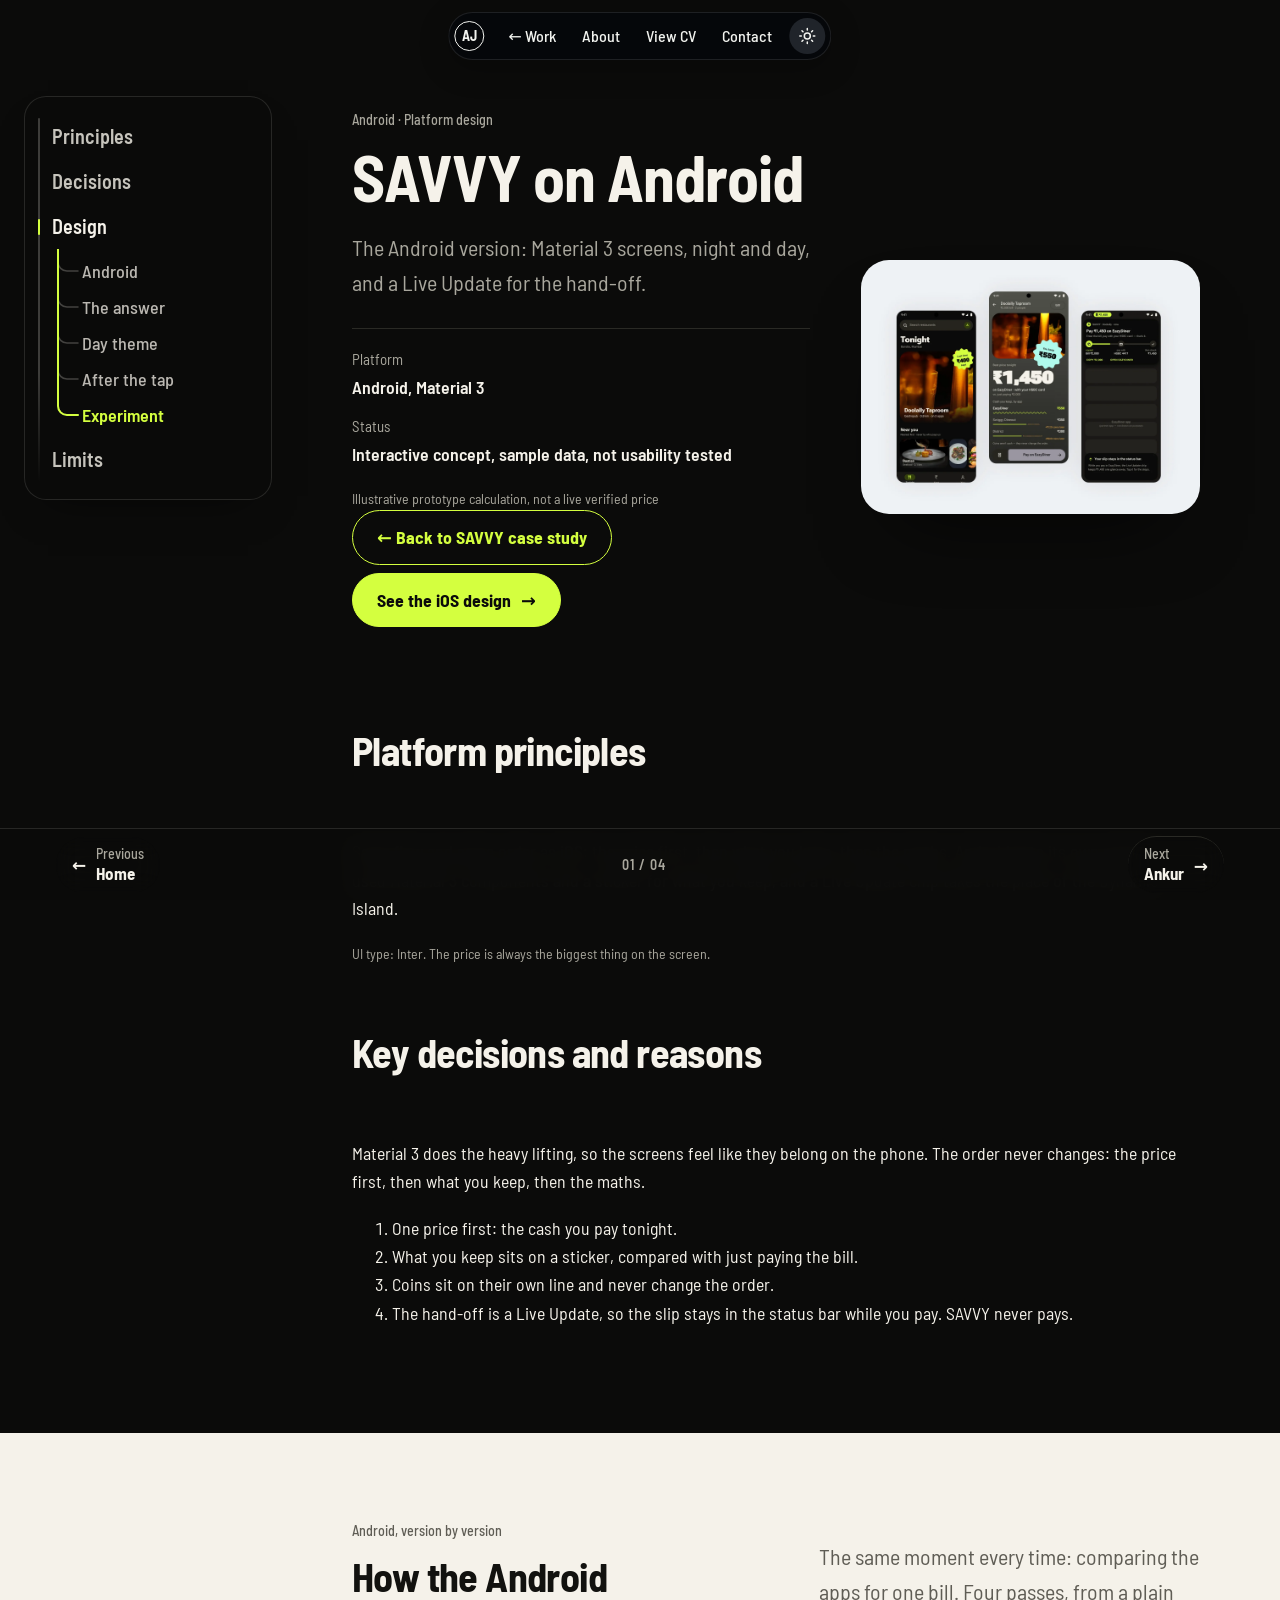
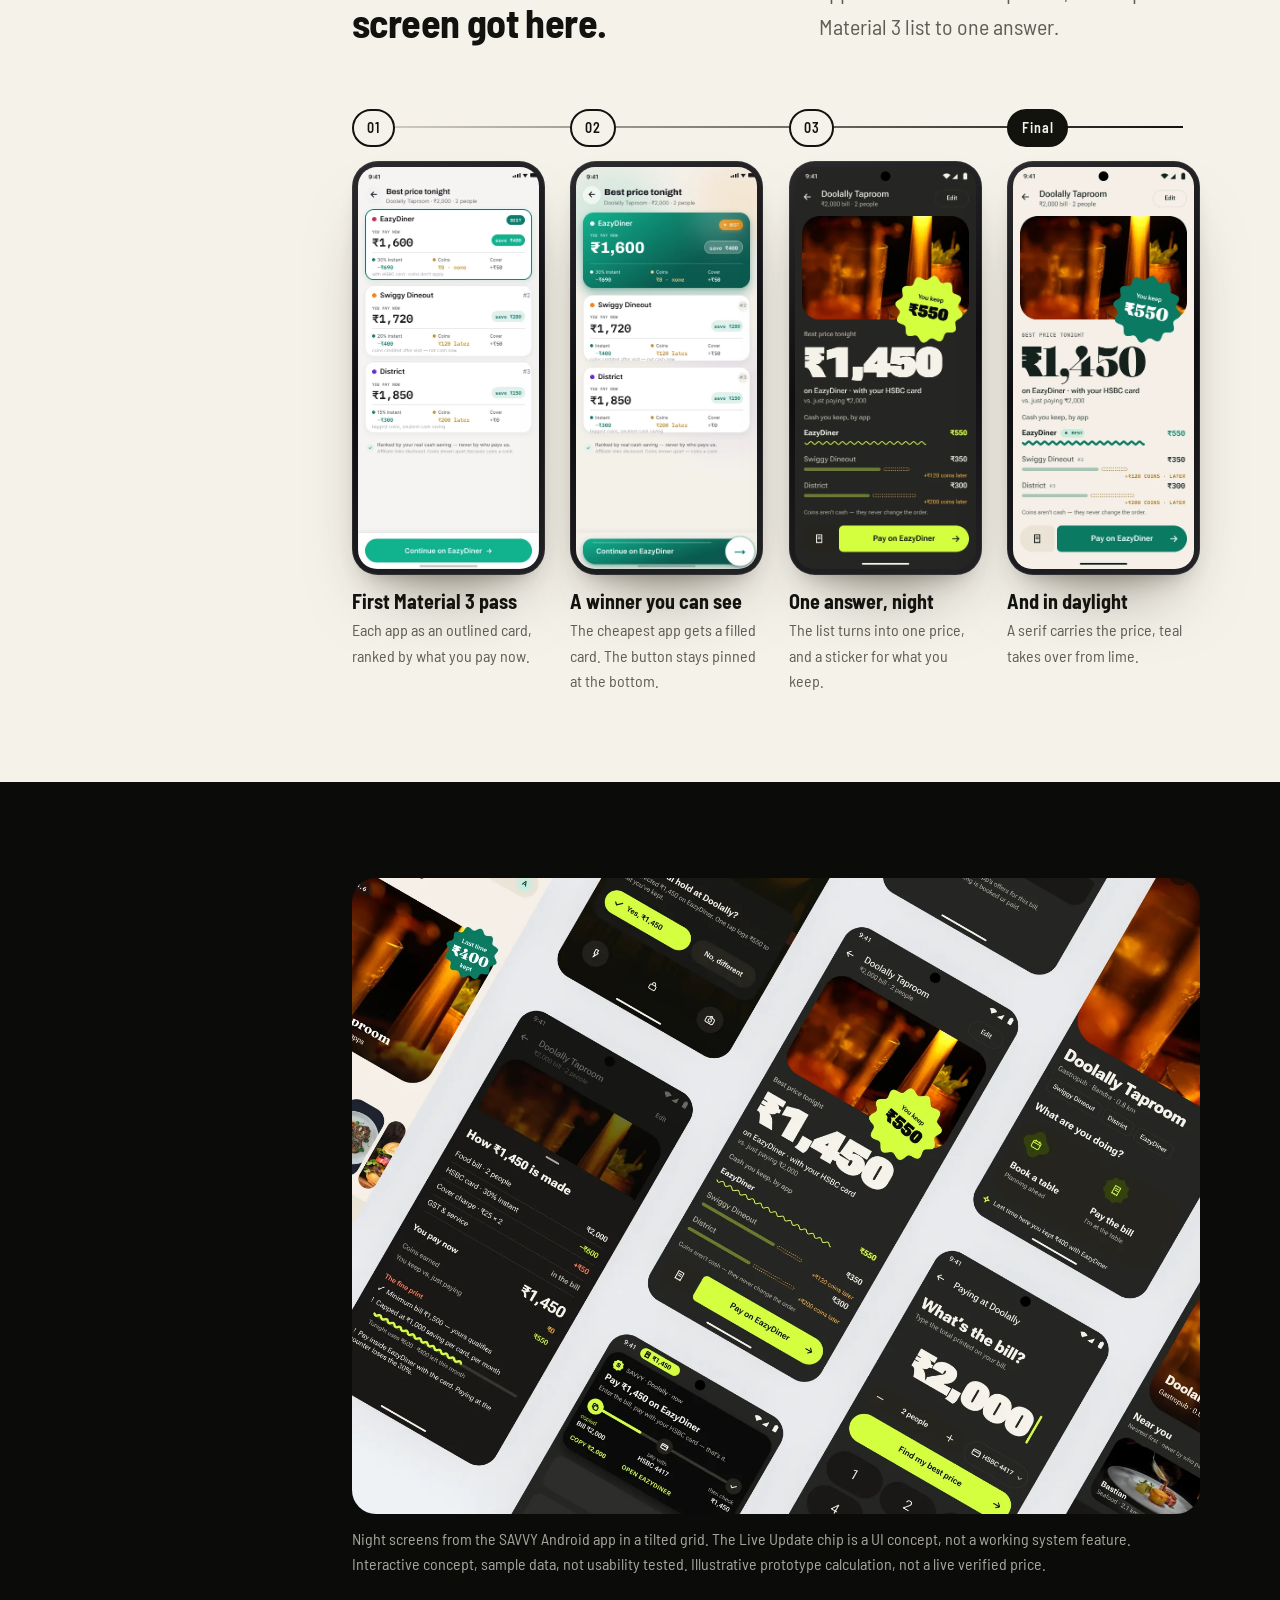
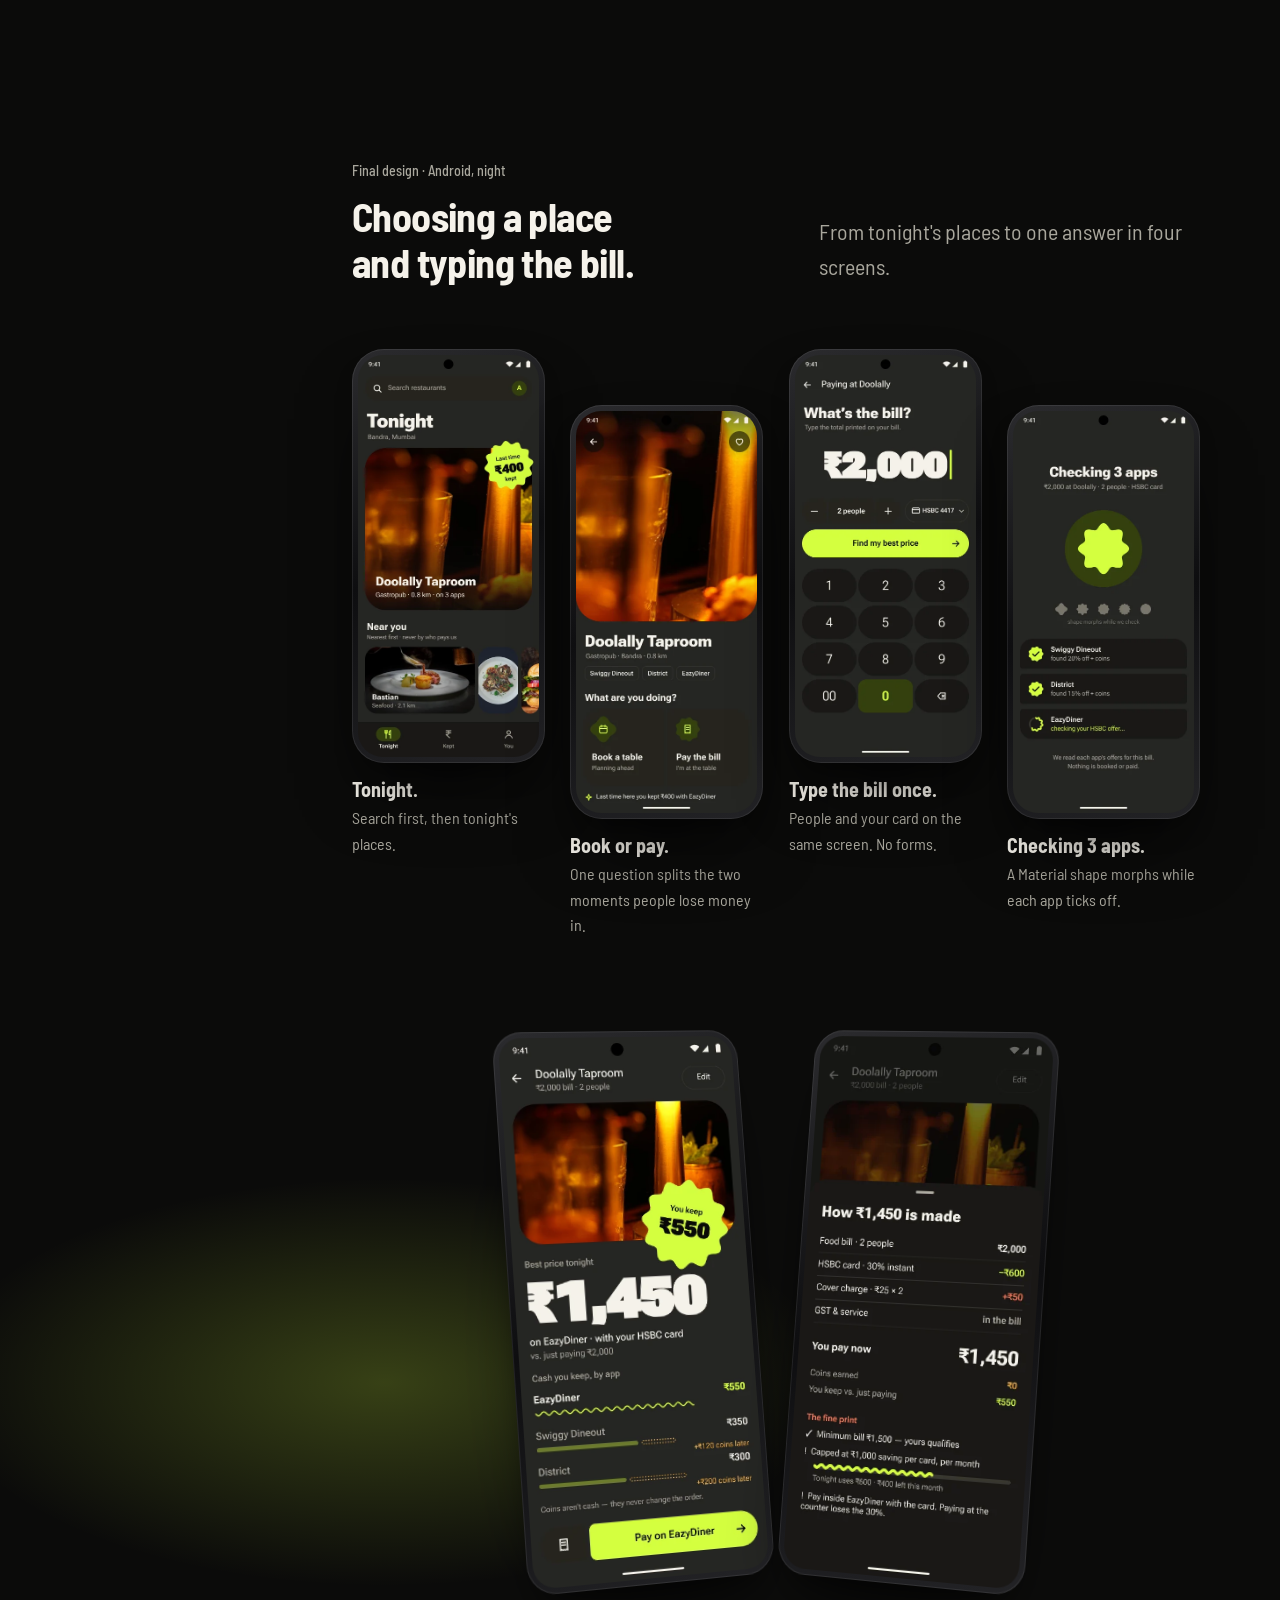
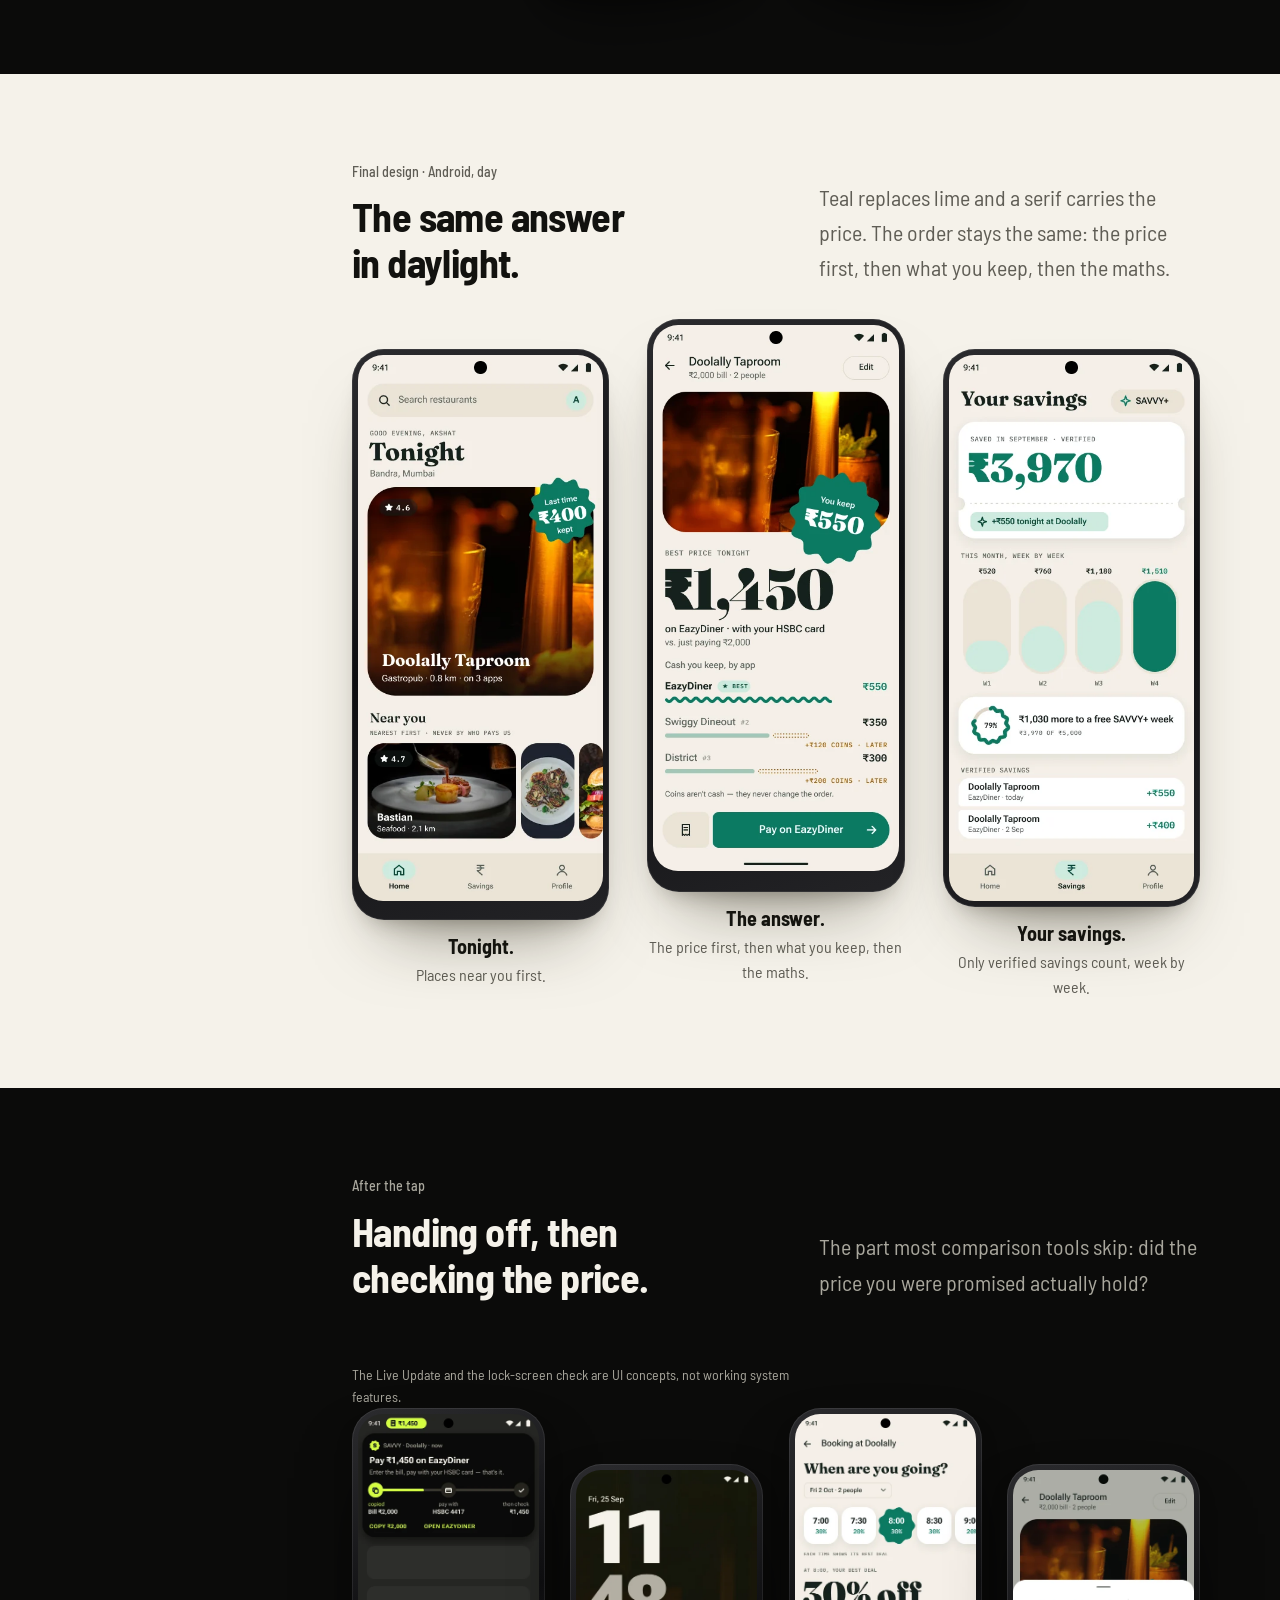
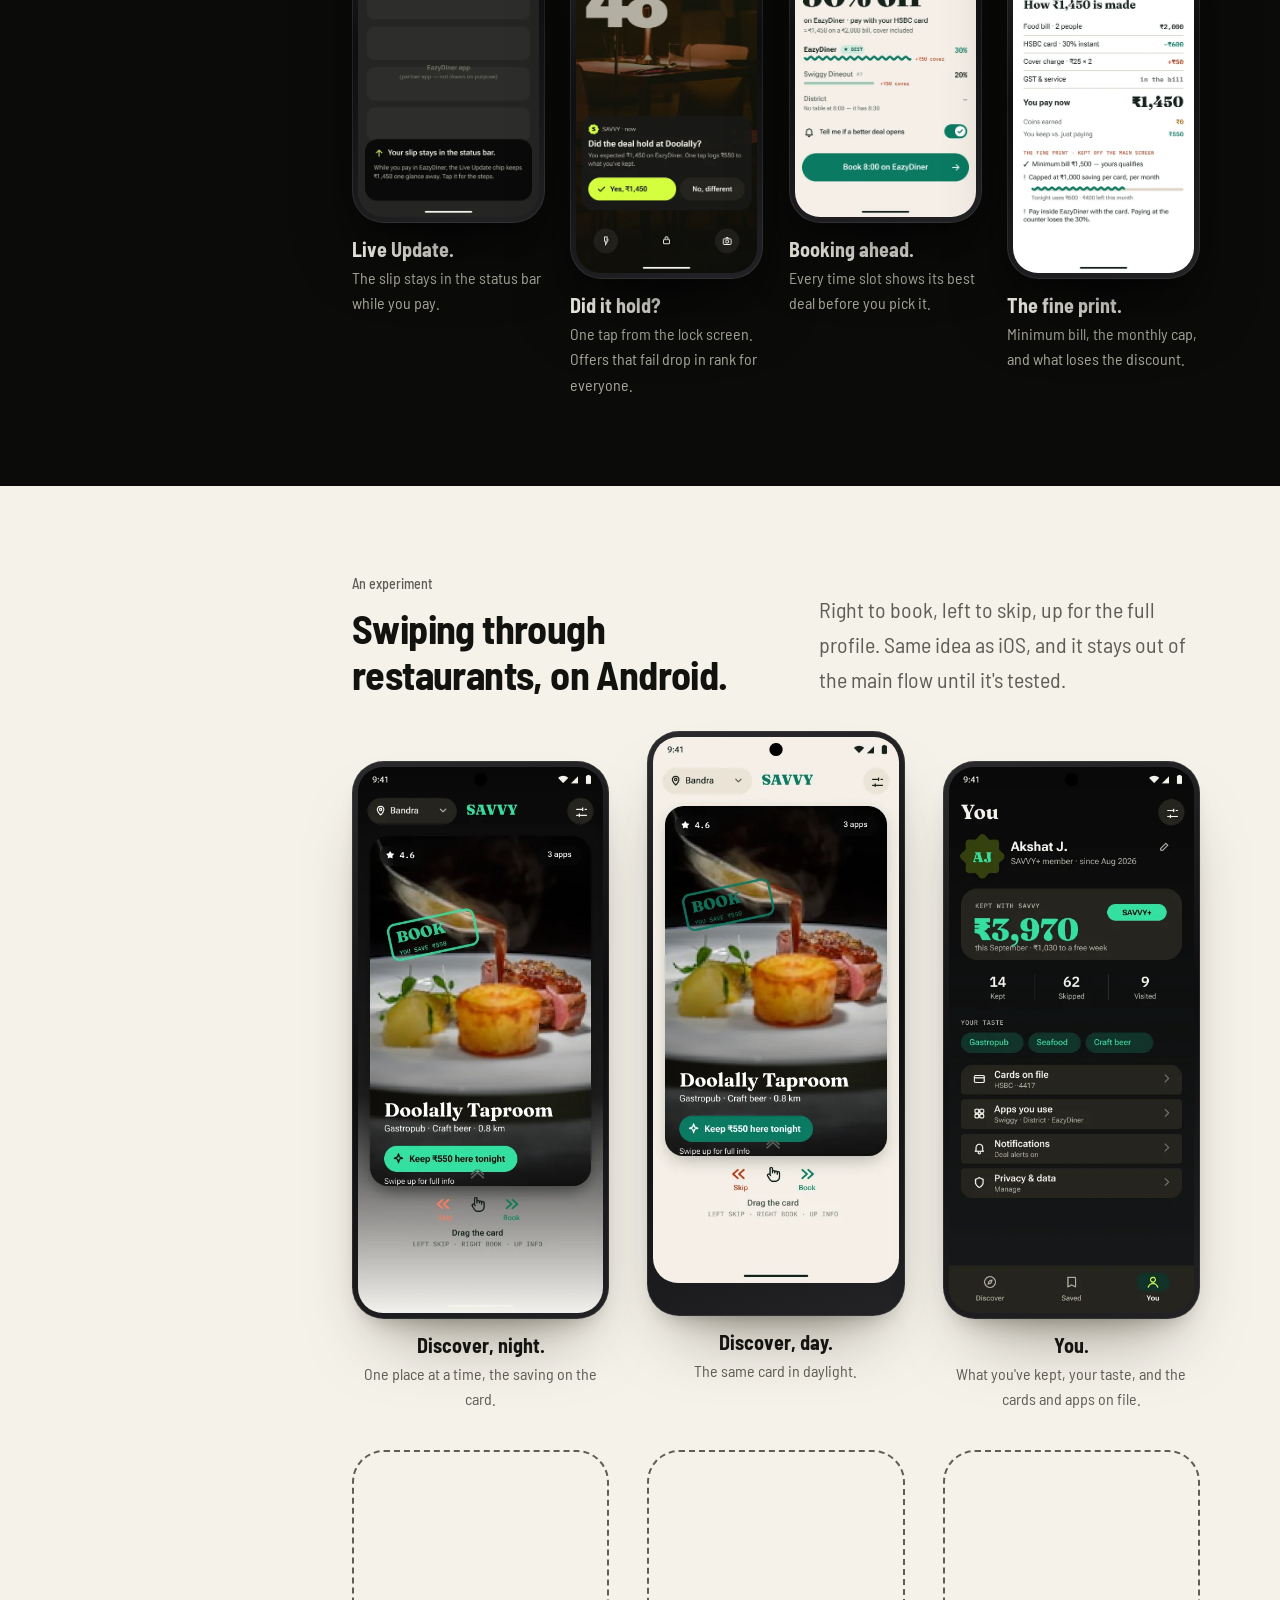
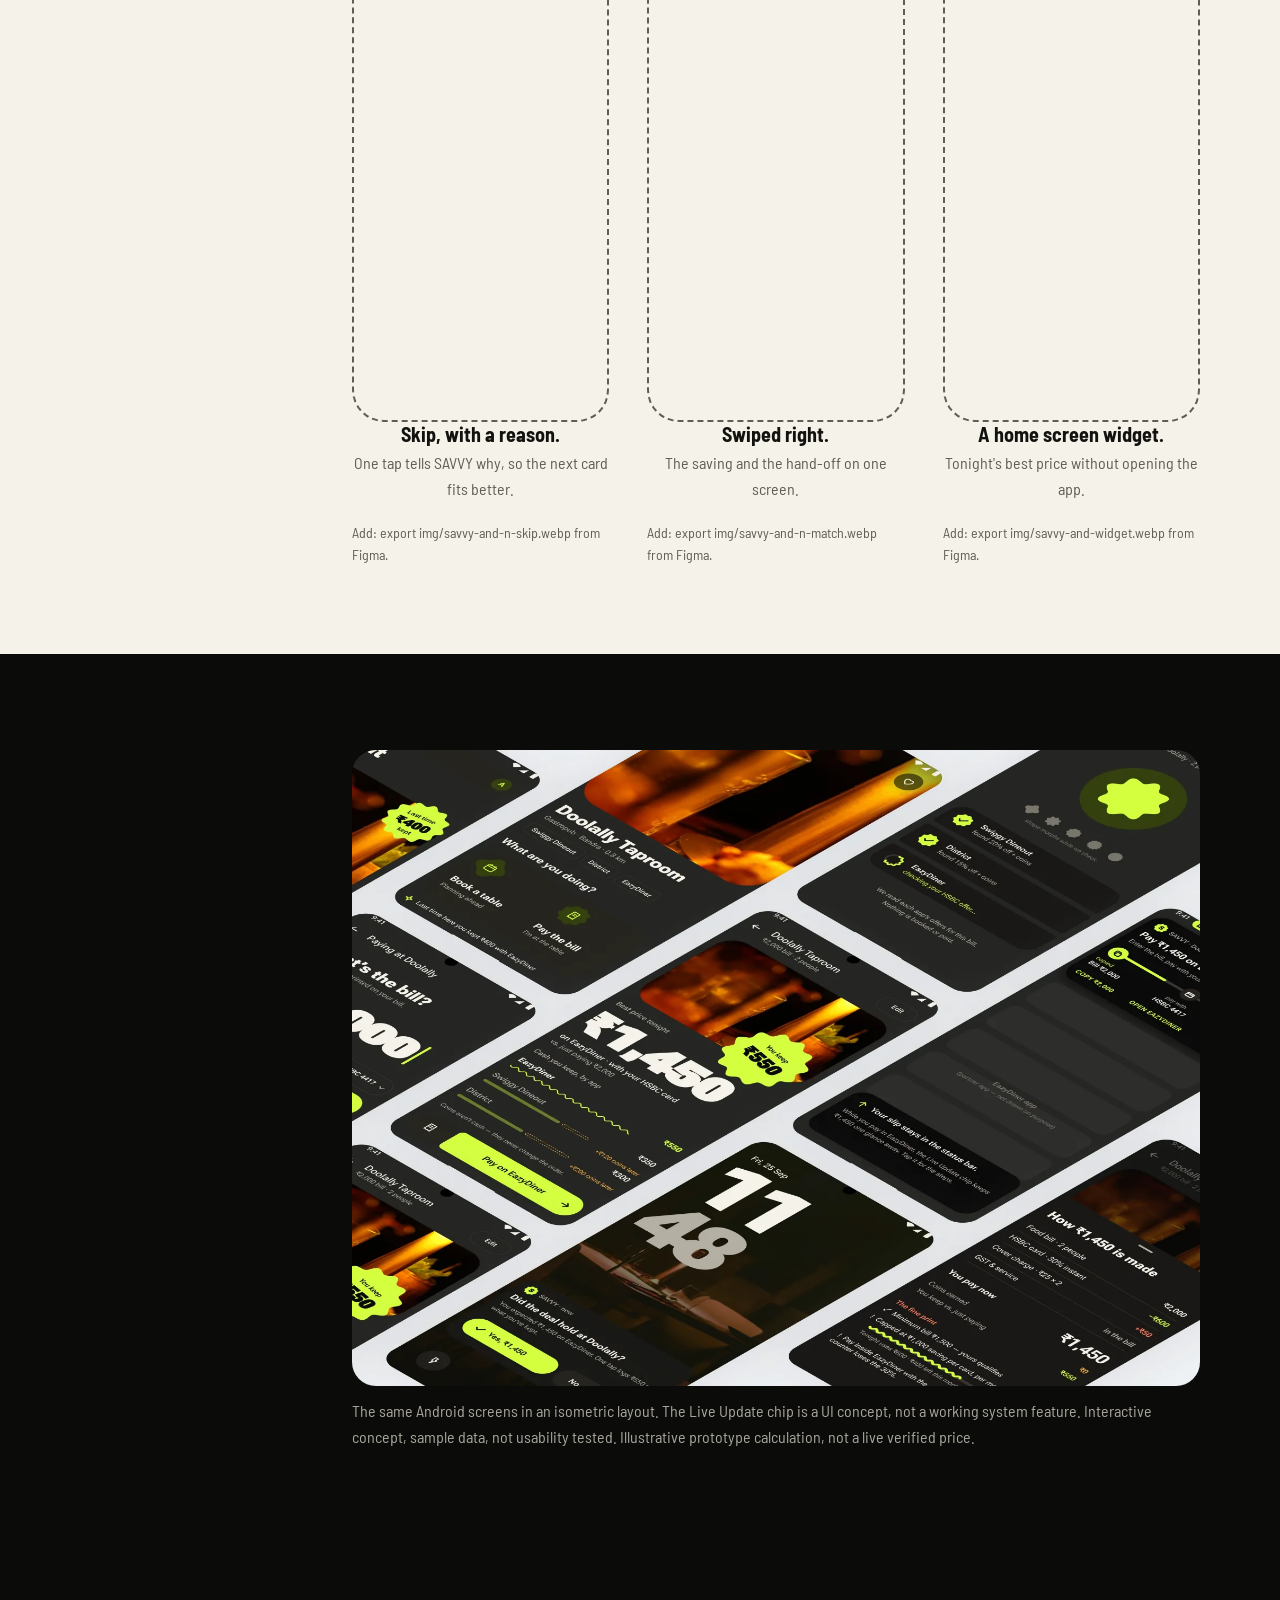
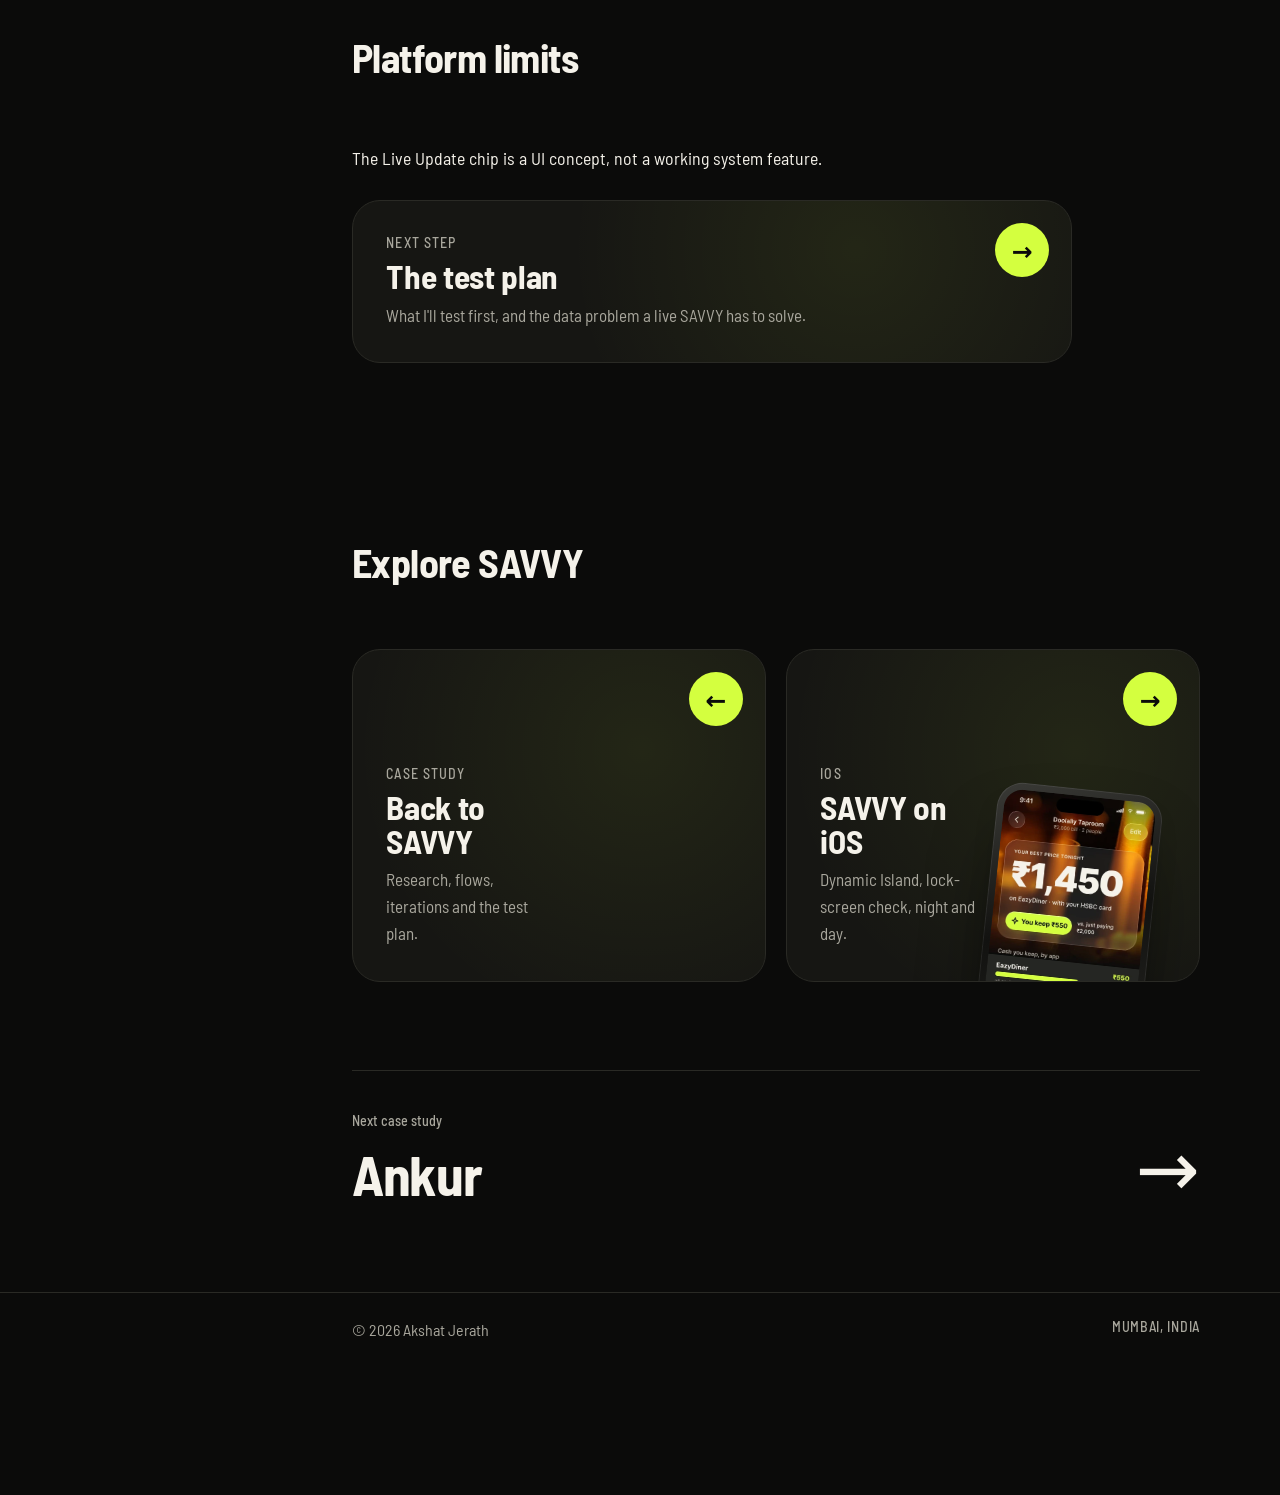
<file: savvy-android.html>
<!doctype html>
<html lang="en" class="no-js">
<head>
<script>try{var t=localStorage.getItem("aj-theme");if(t==="light"||t==="dark")document.documentElement.dataset.theme=t}catch(e){}</script>
<meta charset="utf-8">
<meta name="viewport" content="width=device-width, initial-scale=1">
<title>SAVVY on Android | Akshat Jerath</title>
<meta name="description" content="SAVVY on Android: Material 3 design choices, night and day screens, Live Update hand-off and swipe concepts using sample data; not usability tested.">
<link rel="icon" href="data:image/svg+xml,%3Csvg xmlns=%27http://www.w3.org/2000/svg%27 viewBox=%270 0 64 64%27%3E%3Ccircle cx=%2732%27 cy=%2732%27 r=%2730%27 fill=%27%230C0E11%27 stroke=%27%2325CA7F%27 stroke-width=%274%27/%3E%3Ctext x=%2732%27 y=%2741%27 font-family=%27Arial%27 font-weight=%27700%27 font-size=%2724%27 fill=%27%2325CA7F%27 text-anchor=%27middle%27%3EAJ%3C/text%3E%3C/svg%3E">
<meta name="theme-color" content="#0B0B0A">
<meta property="og:type" content="article">
<meta property="og:title" content="SAVVY on Android">
<meta property="og:description" content="SAVVY on Android: Material 3 design choices, night and day screens, Live Update hand-off and swipe concepts using sample data; not usability tested.">
<meta property="og:image" content="https://akshatjerath.github.io/UX-Website/img/mock-tilt.webp">
<meta name="twitter:card" content="summary_large_image">
<link rel="preload" href="assets/fonts/barlow-semi-condensed-latin-800-normal.woff2" as="font" type="font/woff2" crossorigin>
<link rel="preload" href="assets/fonts/barlow-semi-condensed-latin-400-normal.woff2" as="font" type="font/woff2" crossorigin>
<link rel="stylesheet" href="base.css">
<link rel="stylesheet" href="case.css">
</head>
<body class="csp cs-savvy">
<a class="skip" href="#main">Skip to the case study</a>

<!-- Icons used on this page -->
<svg width="0" height="0" style="position:absolute" aria-hidden="true">
  <symbol id="i-person" viewBox="0 0 24 24"><circle cx="12" cy="7.5" r="4" fill="currentColor"/><path d="M4 21c0-4.4 3.6-7.5 8-7.5s8 3.1 8 7.5z" fill="currentColor"/></symbol>
  <symbol id="i-coin" viewBox="0 0 24 24"><circle cx="12" cy="12" r="8.5" fill="none" stroke="currentColor" stroke-width="2"/><path d="M12 7.5v9M9.5 9.5h4a1.6 1.6 0 0 1 0 3.2h-3a1.6 1.6 0 0 0 0 3.2h4" fill="none" stroke="currentColor" stroke-width="1.8" stroke-linecap="round"/></symbol>
  <symbol id="i-card" viewBox="0 0 24 24"><rect x="3" y="6" width="18" height="12" rx="2.5" fill="none" stroke="currentColor" stroke-width="2"/><path d="M3 10.5h18" stroke="currentColor" stroke-width="2"/></symbol>
  <symbol id="i-check" viewBox="0 0 24 24"><path d="M5 12.5l4.5 4.5L19 7.5" fill="none" stroke="currentColor" stroke-width="2.4" stroke-linecap="round" stroke-linejoin="round"/></symbol>
  <symbol id="i-q" viewBox="0 0 24 24"><path d="M9 9.2a3 3 0 1 1 4.2 2.8c-.8.4-1.2 1-1.2 1.9v.6" fill="none" stroke="currentColor" stroke-width="2.2" stroke-linecap="round"/><circle cx="12" cy="18" r="1.3" fill="currentColor"/></symbol>
  <symbol id="i-bulb" viewBox="0 0 24 24"><path d="M9 18h6M10 21h4M12 3a6 6 0 0 0-3.5 10.9c.6.5 1 1.2 1 2.1h5c0-.9.4-1.6 1-2.1A6 6 0 0 0 12 3z" fill="none" stroke="currentColor" stroke-width="2" stroke-linecap="round" stroke-linejoin="round"/></symbol>
  <symbol id="i-pin" viewBox="0 0 24 24"><path d="M12 21s7-6.2 7-11.5a7 7 0 0 0-14 0C5 14.8 12 21 12 21z" fill="none" stroke="currentColor" stroke-width="2"/><circle cx="12" cy="9.5" r="2.4" fill="currentColor"/></symbol>
  <symbol id="i-home" viewBox="0 0 24 24"><path d="M4 11l8-6.5 8 6.5V20H4z" fill="none" stroke="currentColor" stroke-width="2" stroke-linejoin="round"/></symbol>
  <symbol id="i-tag" viewBox="0 0 24 24"><path d="M3.5 12.5V4h8.5l8.5 8.5-8 8z" fill="none" stroke="currentColor" stroke-width="2" stroke-linejoin="round"/><circle cx="8" cy="8.5" r="1.6" fill="currentColor"/></symbol>
  <symbol id="i-plate" viewBox="0 0 24 24"><circle cx="12" cy="12" r="8.5" fill="none" stroke="currentColor" stroke-width="2"/><circle cx="12" cy="12" r="4" fill="none" stroke="currentColor" stroke-width="2"/></symbol>
  <symbol id="i-rupee" viewBox="0 0 24 24"><path d="M7 5h10M7 9h10M9 5c5 0 5 8 0 8H7l7 7" fill="none" stroke="currentColor" stroke-width="2" stroke-linecap="round" stroke-linejoin="round"/></symbol>
  <symbol id="i-user" viewBox="0 0 24 24"><circle cx="12" cy="8" r="3.6" fill="none" stroke="currentColor" stroke-width="2"/><path d="M5 20c.6-3.6 3.4-6 7-6s6.4 2.4 7 6" fill="none" stroke="currentColor" stroke-width="2" stroke-linecap="round"/></symbol>
  <symbol id="i-bell" viewBox="0 0 24 24"><path d="M6 16V11a6 6 0 0 1 12 0v5l1.5 2h-15zM10 20.5h4" fill="none" stroke="currentColor" stroke-width="2" stroke-linejoin="round" stroke-linecap="round"/></symbol>
  <symbol id="i-clock" viewBox="0 0 24 24"><circle cx="12" cy="12" r="8.5" fill="none" stroke="currentColor" stroke-width="2"/><path d="M12 7.5V12l3 2" fill="none" stroke="currentColor" stroke-width="2" stroke-linecap="round"/></symbol>
  <symbol id="i-start" viewBox="0 0 24 24"><path d="M8 5l11 7-11 7z" fill="currentColor"/></symbol>
  <symbol id="i-store" viewBox="0 0 24 24"><path d="M4 9.5L5.5 4h13L20 9.5M4 9.5h16M4 9.5c0 1.7 1.3 2.5 2.7 2.5S9.3 11.2 9.3 9.5c0 1.7 1.3 2.5 2.7 2.5s2.7-.8 2.7-2.5c0 1.7 1.3 2.5 2.6 2.5S20 11.2 20 9.5M5.5 12v8h13v-8" fill="none" stroke="currentColor" stroke-width="1.8" stroke-linejoin="round"/></symbol>
</svg>

<header class="island" id="island">
  <a class="who" href="index.html" aria-label="Akshat Jerath, home"><span class="av" aria-hidden="true">AJ</span></a>
  <nav aria-label="Main"><a href="index.html#work"><span aria-hidden="true">← </span>Work</a><a href="index.html#about">About</a><a class="cv" href="assets/Akshat_Jerath_CV.pdf" target="_blank" rel="noopener noreferrer">View CV</a><a href="index.html#contact">Contact</a></nav>
  <button type="button" class="theme" id="themeBtn" aria-label="Switch to day mode"><svg viewBox="0 0 24 24" width="18" height="18" aria-hidden="true"><g class="sun" fill="none" stroke="currentColor" stroke-width="2" stroke-linecap="round"><circle cx="12" cy="12" r="4"/><path d="M12 2v2M12 20v2M4.9 4.9l1.4 1.4M17.7 17.7l1.4 1.4M2 12h2M20 12h2M4.9 19.1l1.4-1.4M17.7 6.3l1.4-1.4"/></g><path class="moon" fill="currentColor" d="M20.5 14.2A8.5 8.5 0 0 1 9.8 3.5a8.5 8.5 0 1 0 10.7 10.7z"/></svg></button>
</header>

<main id="main">
<section class="savvy-platform-intro" aria-labelledby="t-hero"><div class="wrap pi-grid"><div><span class="eyebrow">Android · Platform design</span><h1 id="t-hero">SAVVY on Android</h1><p class="sub">The Android version: Material 3 screens, night and day, and a Live Update for the hand-off.</p><dl class="hero-meta"><div><dt>Platform</dt><dd>Android, Material 3</dd></div><div><dt>Status</dt><dd>Interactive concept, sample data, not usability tested</dd></div></dl><p class="note">Illustrative prototype calculation, not a live verified price</p><nav class="platform-links platform-pills" aria-label="SAVVY pages"><a class="ghost" href="savvy.html" data-magnet>← Back to SAVVY case study</a><a href="savvy-ios.html" data-magnet>See the iOS design <i aria-hidden="true">→</i></a></nav></div><figure class="pi-mock"><img src="img/savvy-mock-03.webp" width="1600" height="1200" alt="SAVVY on Android, night theme: three phones showing Tonight, the answer with a You keep ₹550 sticker, and the Live Update hand-off." fetchpriority="high"></figure></div></section>
<section aria-labelledby="t-principles" data-nav="Principles|Material 3"><div class="wrap"><div class="head"><h2 id="t-principles">Platform principles</h2></div><p>Same flow and same order as iOS: the price first, then what you keep, then the maths. Android gets its own patterns. I used Material 3 components and a sticker for what you keep, and a Live Update chip takes the place of the Dynamic Island.</p><p class="note">UI type: Inter. The price is always the biggest thing on the screen.</p></div></section>

<section aria-labelledby="t-decisions" data-nav="Decisions|Reasons"><div class="wrap"><div class="head"><h2 id="t-decisions">Key decisions and reasons</h2></div><p>Material 3 does the heavy lifting, so the screens feel like they belong on the phone. The order never changes: the price first, then what you keep, then the maths.</p><ol><li>One price first: the cash you pay tonight.</li><li>What you keep sits on a sticker, compared with just paying the bill.</li><li>Coins sit on their own line and never change the order.</li><li>The hand-off is a Live Update, so the slip stays in the status bar while you pay. SAVVY never pays.</li></ol></div></section>

<section class="band" aria-labelledby="t-dev" data-nav="Decisions|How it got here">
  <div class="wrap">
    <div class="head split">
      <div><span class="eyebrow">Android, version by version</span><h2 id="t-dev">How the Android screen got here.</h2></div>
      <p class="sub">The same moment every time: comparing the apps for one bill. Four passes, from a plain Material 3 list to one answer.</p>
    </div>
    <ol class="devline" style="--n:4">
      <li><span class="v">01</span><div class="phone and"><img src="img/savvy-and-dev1.webp" width="412" height="917" loading="lazy" alt="Android first pass: three outlined cards for EazyDiner, Swiggy Dineout and District, each showing what you pay now."></div><div><b>First Material 3 pass</b><p>Each app as an outlined card, ranked by what you pay now.</p></div></li>
      <li><span class="v">02</span><div class="phone and"><img src="img/savvy-and-dev2.webp" width="412" height="917" loading="lazy" alt="Android second pass: the cheapest app as a filled teal card, with a Continue on EazyDiner button pinned at the bottom."></div><div><b>A winner you can see</b><p>The cheapest app gets a filled card. The button stays pinned at the bottom.</p></div></li>
      <li><span class="v">03</span><div class="phone and"><img src="img/savvy-and-n-answer.webp" width="412" height="917" loading="lazy" alt="Android night answer: ₹1,450 on EazyDiner with a You keep ₹550 sticker."></div><div><b>One answer, night</b><p>The list turns into one price, and a sticker for what you keep.</p></div></li>
      <li><span class="v">Final</span><div class="phone and"><img src="img/savvy-and-d-answer.webp" width="412" height="917" loading="lazy" alt="Android day answer: ₹1,450 in a serif with a teal You keep ₹550 sticker."></div><div><b>And in daylight</b><p>A serif carries the price, teal takes over from lime.</p></div></li>
    </ol>
  </div>
</section>

<section class="showcase-sec" aria-label="Android screens, tilted grid"><div class="wrap"><figure class="showcase"><img src="img/savvy-and-showcase-a.webp" srcset="img/savvy-and-showcase-a-800.webp 800w, img/savvy-and-showcase-a.webp 1600w" sizes="(min-width:1328px) 1280px, 92vw" width="1600" height="1200" alt="Android screens in a tilted grid" decoding="async" loading="lazy"><figcaption>Night screens from the SAVVY Android app in a tilted grid. The Live Update chip is a UI concept, not a working system feature. Interactive concept, sample data, not usability tested. Illustrative prototype calculation, not a live verified price.</figcaption></figure></div></section>

<section aria-labelledby="t-and" data-nav="Design|Android">
  <div class="wrap">
    <div class="head split">
      <div><span class="eyebrow">Final design · Android, night</span><h2 id="t-and">Choosing a place and typing the bill.</h2></div>
      <p class="sub">From tonight's places to one answer in four screens.</p>
    </div>
    
    <div class="quad4">
      <figure><div class="phone and"><img src="img/savvy-and-n-tonight.webp" width="412" height="917" alt="Android night: Tonight, Doolally Taproom, last time ₹400 kept." loading="lazy"></div><figcaption><b>Tonight.</b>Search first, then tonight's places.</figcaption></figure>
      <figure><div class="phone and"><img src="img/savvy-and-n-bookpay.webp" width="412" height="917" alt="Android night: Doolally Taproom. What are you doing? Book a table, or Pay the bill." loading="lazy"></div><figcaption><b>Book or pay.</b>One question splits the two moments people lose money in.</figcaption></figure>
      <figure><div class="phone and"><img src="img/savvy-and-n-bill.webp" width="412" height="917" alt="Android night: What's the bill? ₹2,000, 2 people, HSBC card, Find my best price, with a number pad." loading="lazy"></div><figcaption><b>Type the bill once.</b>People and your card on the same screen. No forms.</figcaption></figure>
      <figure><div class="phone and"><img src="img/savvy-and-n-checking.webp" width="412" height="917" alt="Android night: Checking 3 apps. Swiggy Dineout and District found, EazyDiner checking your HSBC offer." loading="lazy"></div><figcaption><b>Checking 3 apps.</b>A Material shape morphs while each app ticks off.</figcaption></figure>
    </div>
  </div>
</section>

<section class="glow" style="padding-top:0;--gx:30%" aria-labelledby="t-ans" data-nav="Design|The answer">
  <div class="wrap">
    <h2 id="t-ans" class="sr">The answer screen</h2>
    <div class="show show-solo">
      <div class="stage2">
        <div class="phone and tilt-l"><img src="img/savvy-and-n-answer.webp" width="412" height="917" alt="Android night answer: ₹1,450 on EazyDiner, a You keep ₹550 sticker, cash you keep by app." loading="lazy"></div>
        <div class="phone and tilt-r"><img src="img/savvy-and-n-sheet.webp" width="412" height="917" alt="Android night bottom sheet: How ₹1,450 is made. Food bill ₹2,000, HSBC card minus ₹600, cover charge plus ₹50, then the fine print." loading="lazy"></div>
      </div>
    </div>
  </div>
</section>

<section class="band" aria-labelledby="t-day" data-nav="Design|Day theme">
  <div class="wrap">
    <div class="head split">
      <div><span class="eyebrow">Final design · Android, day</span><h2 id="t-day">The same answer in daylight.</h2></div>
      <p class="sub">Teal replaces lime and a serif carries the price. The order stays the same: the price first, then what you keep, then the maths.</p>
    </div>
    <div class="trio2">
      <figure><div class="phone and"><img src="img/savvy-and-d-home.webp" width="412" height="917" alt="Android day: Good evening Akshat, Tonight, Doolally Taproom, last time ₹400 kept." loading="lazy"></div><figcaption><b>Tonight.</b> Places near you first.</figcaption></figure>
      <figure><div class="phone and"><img src="img/savvy-and-d-answer.webp" width="412" height="917" alt="Android day answer: ₹1,450 in a serif, teal You keep ₹550 sticker." loading="lazy"></div><figcaption><b>The answer.</b> The price first, then what you keep, then the maths.</figcaption></figure>
      <figure><div class="phone and"><img src="img/savvy-and-d-savings.webp" width="412" height="917" alt="Android day: Your savings, ₹3,970 saved in September, verified, week by week." loading="lazy"></div><figcaption><b>Your savings.</b> Only verified savings count, week by week.</figcaption></figure>
    </div>
  </div>
</section>

<section aria-labelledby="t-after" data-nav="Design|After the tap">
  <div class="wrap">
    <div class="head split">
      <div><span class="eyebrow">After the tap</span><h2 id="t-after">Handing off, then checking the price.</h2></div>
      <p class="sub">The part most comparison tools skip: did the price you were promised actually hold?</p>
    </div>
    <p class="note">The Live Update and the lock-screen check are UI concepts, not working system features.</p>
    <div class="quad4">
      <figure><div class="phone and"><img src="img/savvy-and-n-handoff.webp" width="412" height="917" alt="Android hand-off: a Live Update notification, pay ₹1,450 on EazyDiner, copy ₹2,000, open EazyDiner." loading="lazy"></div><figcaption><b>Live Update.</b>The slip stays in the status bar while you pay.</figcaption></figure>
      <figure><div class="phone and"><img src="img/savvy-and-n-lock.webp" width="412" height="917" alt="Android lock screen: Did the deal hold at Doolally? Yes ₹1,450, or No, different." loading="lazy"></div><figcaption><b>Did it hold?</b>One tap from the lock screen. Offers that fail drop in rank for everyone.</figcaption></figure>
      <figure><div class="phone and"><img src="img/savvy-and-d-booktime.webp" width="412" height="917" alt="Android day: Booking at Doolally. When are you going? 8:00 is 30% off on EazyDiner." loading="lazy"></div><figcaption><b>Booking ahead.</b>Every time slot shows its best deal before you pick it.</figcaption></figure>
      <figure><div class="phone and"><img src="img/savvy-and-d-sheet.webp" width="412" height="917" alt="Android day bottom sheet: How ₹1,450 is made, with the fine print." loading="lazy"></div><figcaption><b>The fine print.</b>Minimum bill, the monthly cap, and what loses the discount.</figcaption></figure>
    </div>
  </div>
</section>

<section class="band" aria-labelledby="t-ex" data-nav="Design|Experiment">
  <div class="wrap">
    <div class="head split">
      <div><span class="eyebrow">An experiment</span><h2 id="t-ex">Swiping through restaurants, on Android.</h2></div>
      <p class="sub">Right to book, left to skip, up for the full profile. Same idea as iOS, and it stays out of the main flow until it's tested.</p>
    </div>
    <div class="trio2">
      <figure><div class="phone and"><img src="img/savvy-and-n-swipe.webp" width="412" height="917" alt="Android night: a restaurant card to swipe, Doolally Taproom, Keep ₹550 here tonight." loading="lazy"></div><figcaption><b>Discover, night.</b> One place at a time, the saving on the card.</figcaption></figure>
      <figure><div class="phone and"><img src="img/savvy-and-d-swipe.webp" width="412" height="917" alt="Android day: the same swipe card in the day theme." loading="lazy"></div><figcaption><b>Discover, day.</b> The same card in daylight.</figcaption></figure>
      <figure><div class="phone and"><img src="img/savvy-and-n-profile.webp" width="412" height="917" alt="Android profile: Akshat J., ₹3,970 kept with SAVVY, 14 kept, 62 skipped, 9 visited, cards and apps on file." loading="lazy"></div><figcaption><b>You.</b> What you've kept, your taste, and the cards and apps on file.</figcaption></figure>
      <figure data-draft><div class="phone and todo"><img data-src="img/savvy-and-n-skip.webp" width="412" height="917" alt="Android night, swiping left on a restaurant, with three quick reasons to skip: too far, too pricey, been here." loading="lazy"></div><figcaption><b>Skip, with a reason.</b> One tap tells SAVVY why, so the next card fits better.</figcaption><p class="note">Add: export img/savvy-and-n-skip.webp from Figma.</p></figure>
      <figure data-draft><div class="phone and todo"><img data-src="img/savvy-and-n-match.webp" width="412" height="917" alt="Android night, a booked moment after swiping right: the saving, the app it hands off to and the time slot." loading="lazy"></div><figcaption><b>Swiped right.</b> The saving and the hand-off on one screen.</figcaption><p class="note">Add: export img/savvy-and-n-match.webp from Figma.</p></figure>
      <figure data-draft><div class="phone and todo"><img data-src="img/savvy-and-widget.webp" width="412" height="917" alt="Android home screen with a SAVVY widget showing tonight's best price at a saved restaurant." loading="lazy"></div><figcaption><b>A home screen widget.</b> Tonight's best price without opening the app.</figcaption><p class="note">Add: export img/savvy-and-widget.webp from Figma.</p></figure>
    </div>
  </div>
</section>

<section class="showcase-sec" aria-label="Android screens, isometric layout"><div class="wrap"><figure class="showcase"><img src="img/savvy-and-showcase-b.webp" srcset="img/savvy-and-showcase-b-800.webp 800w, img/savvy-and-showcase-b.webp 1600w" sizes="(min-width:1328px) 1280px, 92vw" width="1600" height="1200" alt="Android screens in an isometric layout" decoding="async" loading="lazy"><figcaption>The same Android screens in an isometric layout. The Live Update chip is a UI concept, not a working system feature. Interactive concept, sample data, not usability tested. Illustrative prototype calculation, not a live verified price.</figcaption></figure></div></section>

<section aria-labelledby="t-limits" data-nav="Limits|Concept status"><div class="wrap"><div class="head"><h2 id="t-limits">Platform limits</h2></div><p>The Live Update chip is a UI concept, not a working system feature.</p>
  <a class="pcard pcard-sm" href="savvy.html#t-next"><span class="pc-t"><small>Next step</small><b>The test plan</b><span>What I'll test first, and the data problem a live SAVVY has to solve.</span></span><span class="pc-go" data-magnet aria-hidden="true">→</span></a>
</div></section>
<section aria-labelledby="t-links"><div class="wrap"><div class="head"><h2 id="t-links">Explore SAVVY</h2></div><nav class="pcards" aria-label="SAVVY pages">
  <a class="pcard" href="savvy.html"><span class="pc-t"><small>Case study</small><b>Back to SAVVY</b><span>Research, flows, iterations and the test plan.</span></span><span class="pc-go" data-magnet aria-hidden="true">←</span></a>
  <a class="pcard" href="savvy-ios.html"><span class="pc-t"><small>iOS</small><b>SAVVY on iOS</b><span>Dynamic Island, lock-screen check, night and day.</span></span><span class="phone pc-ph"><img src="img/savvy-n-answer.webp" width="402" height="874" loading="lazy" alt=""></span><span class="pc-go" data-magnet aria-hidden="true">→</span></a>
</nav></div></section>
<section style="padding-top:0" aria-label="Next case study">
  <div class="wrap">
    <a class="next" href="ankur.html"><span><span class="eyebrow">Next case study</span><span class="nm">Ankur</span></span><span class="arr" aria-hidden="true">→</span></a>
  </div>
</section>
</main>

<footer><div class="wrap"><span>© 2026 Akshat Jerath</span><span class="mono">Mumbai, India</span></div></footer>

<dialog class="lb" id="lb" aria-label="Image viewer">
  <div class="lb-in"><div class="lb-bar"><span id="lbCap"></span><button type="button" id="lbClose">Close</button></div><div class="lb-scroll"><img id="lbImg" alt=""></div></div>
</dialog>
<script src="content.js" defer></script>
<script src="vendor/lenis.min.js" defer></script>
<script src="case-widgets.js" defer></script>
<script src="case.js" defer></script>
<script src="nav.js" defer></script>
</body>
</html>
</file>
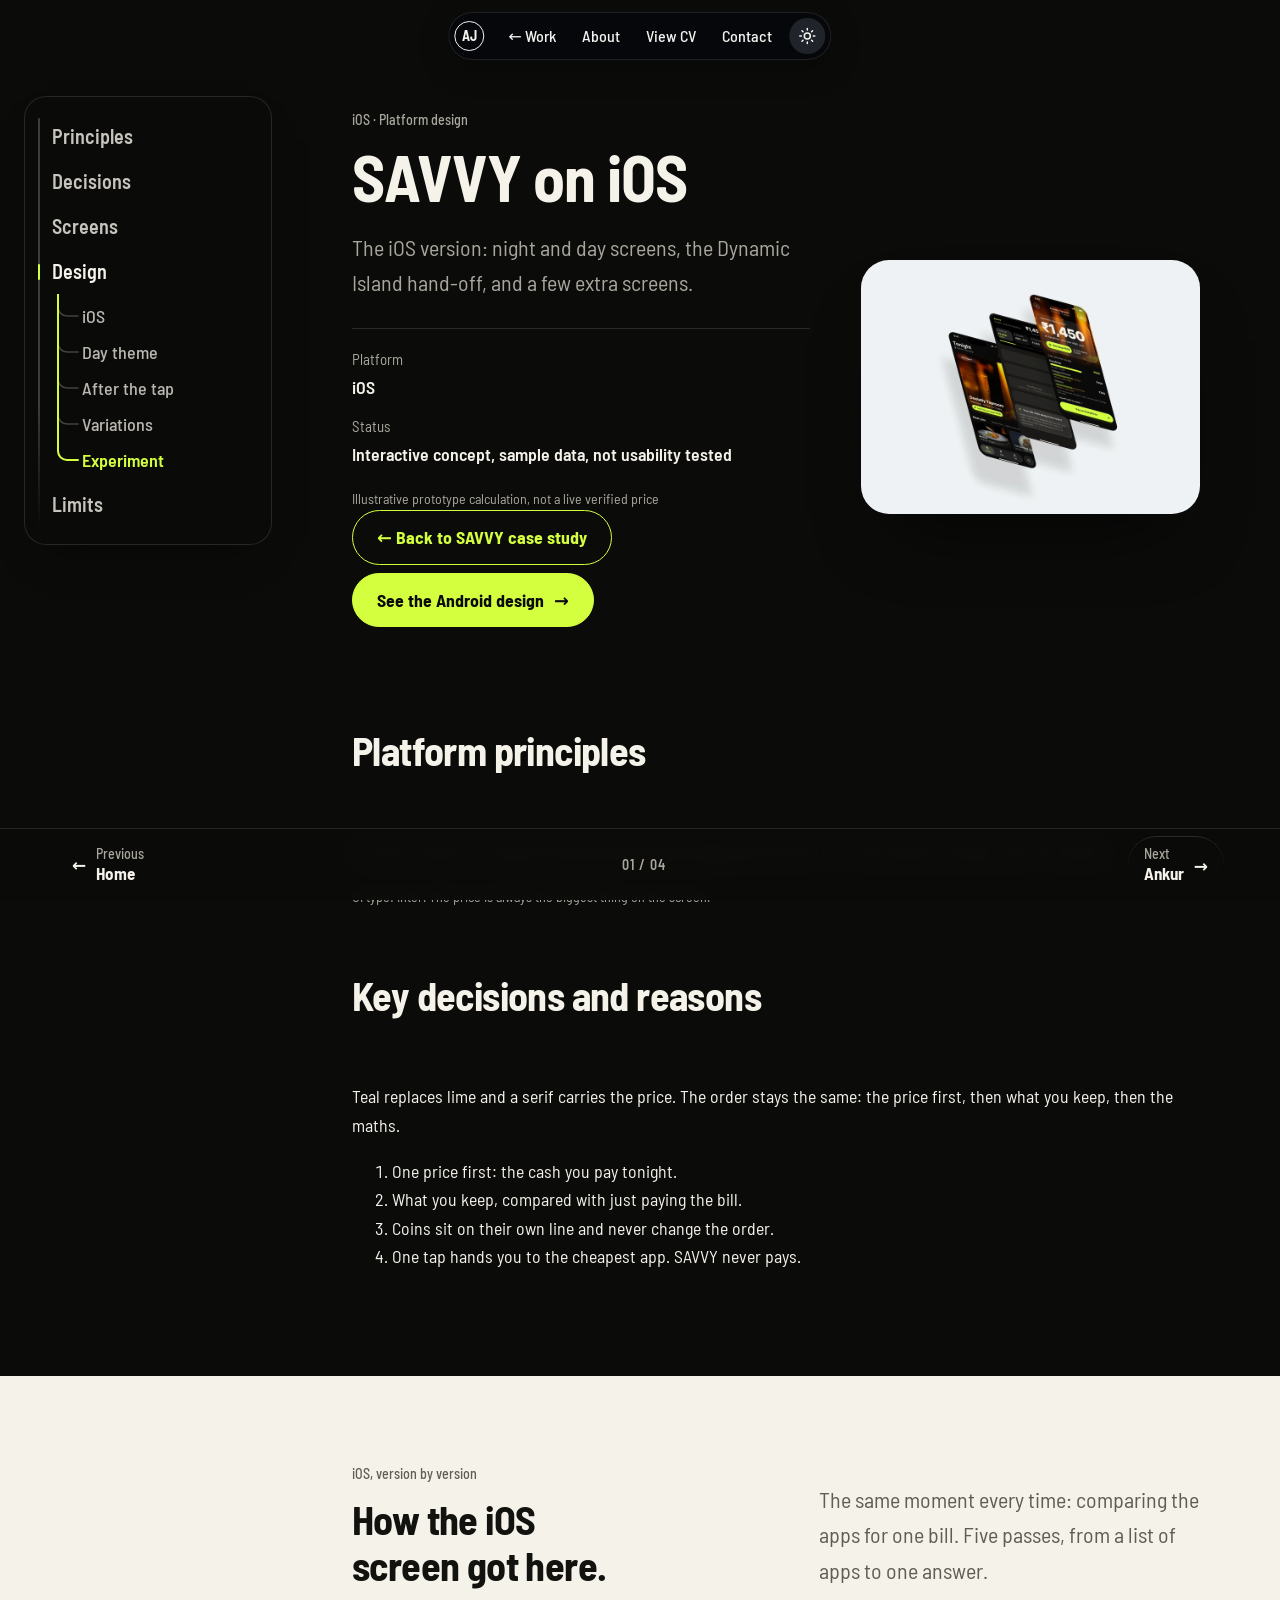
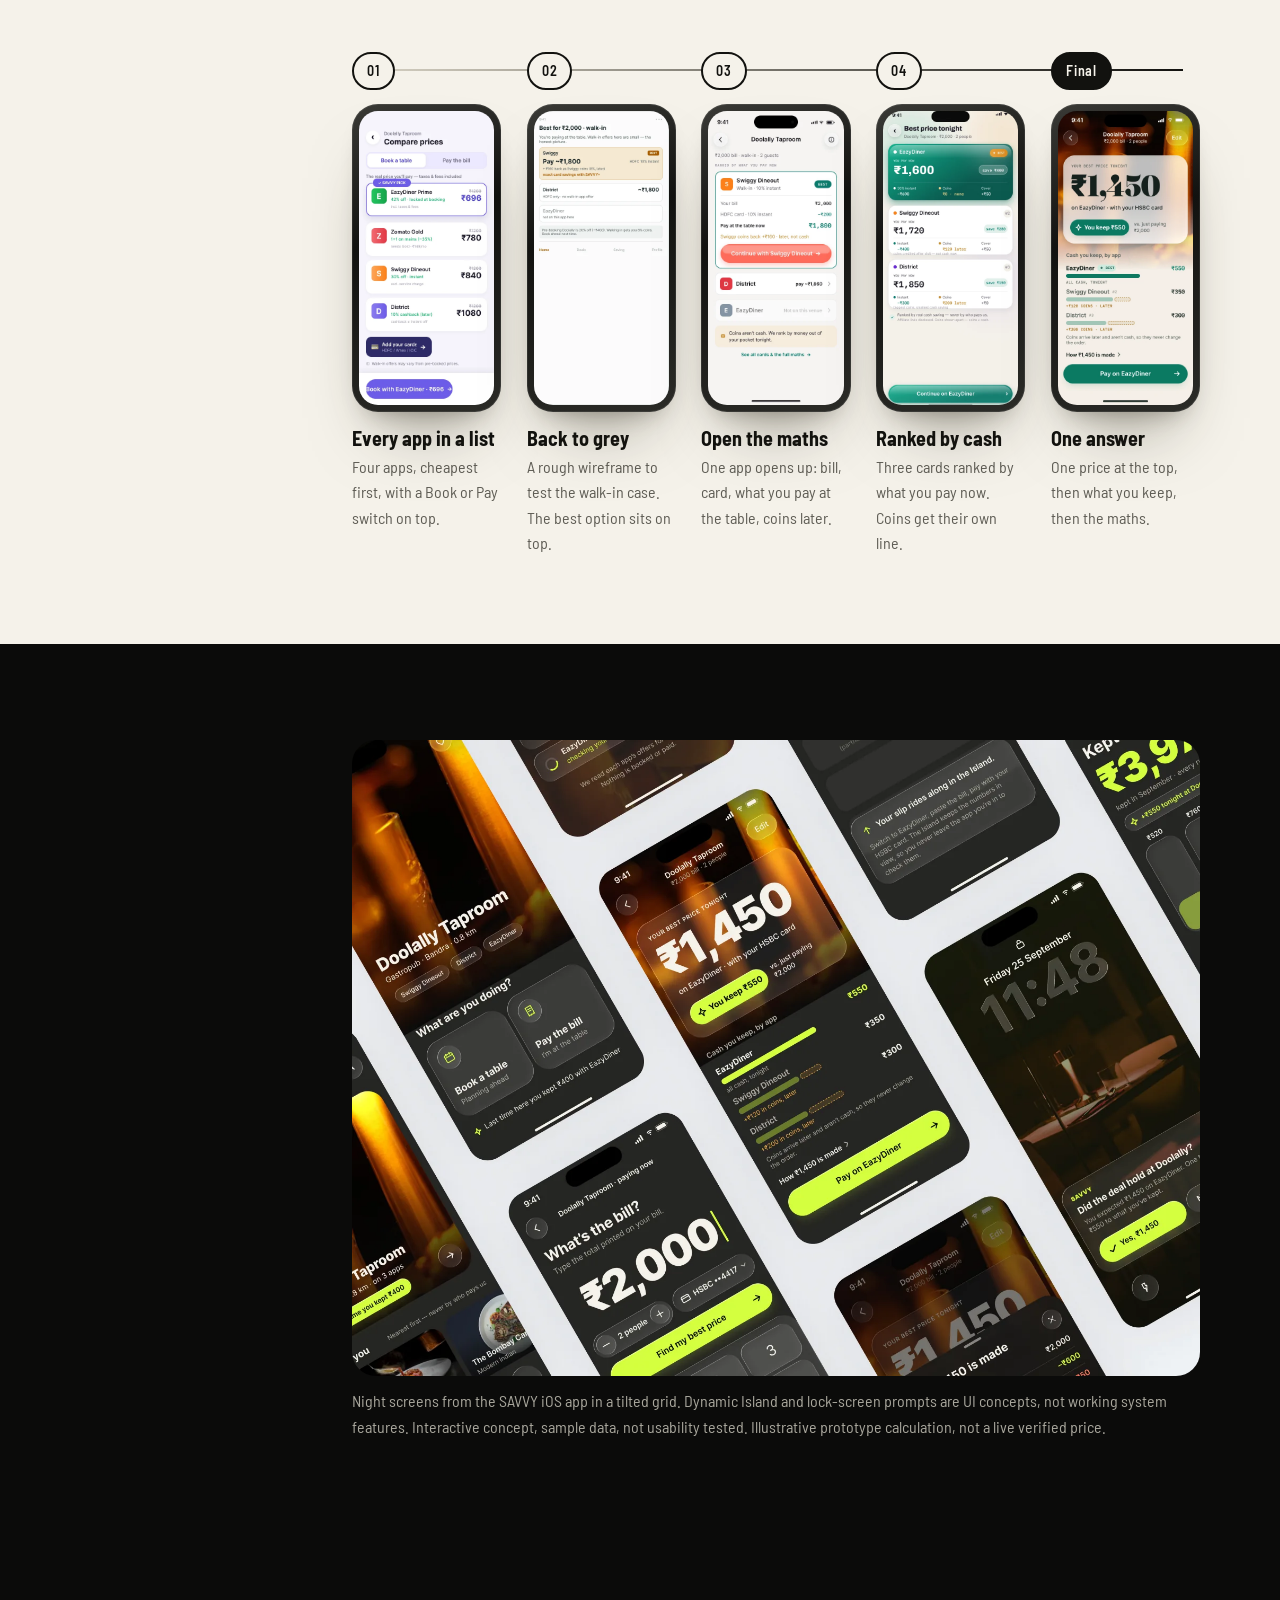
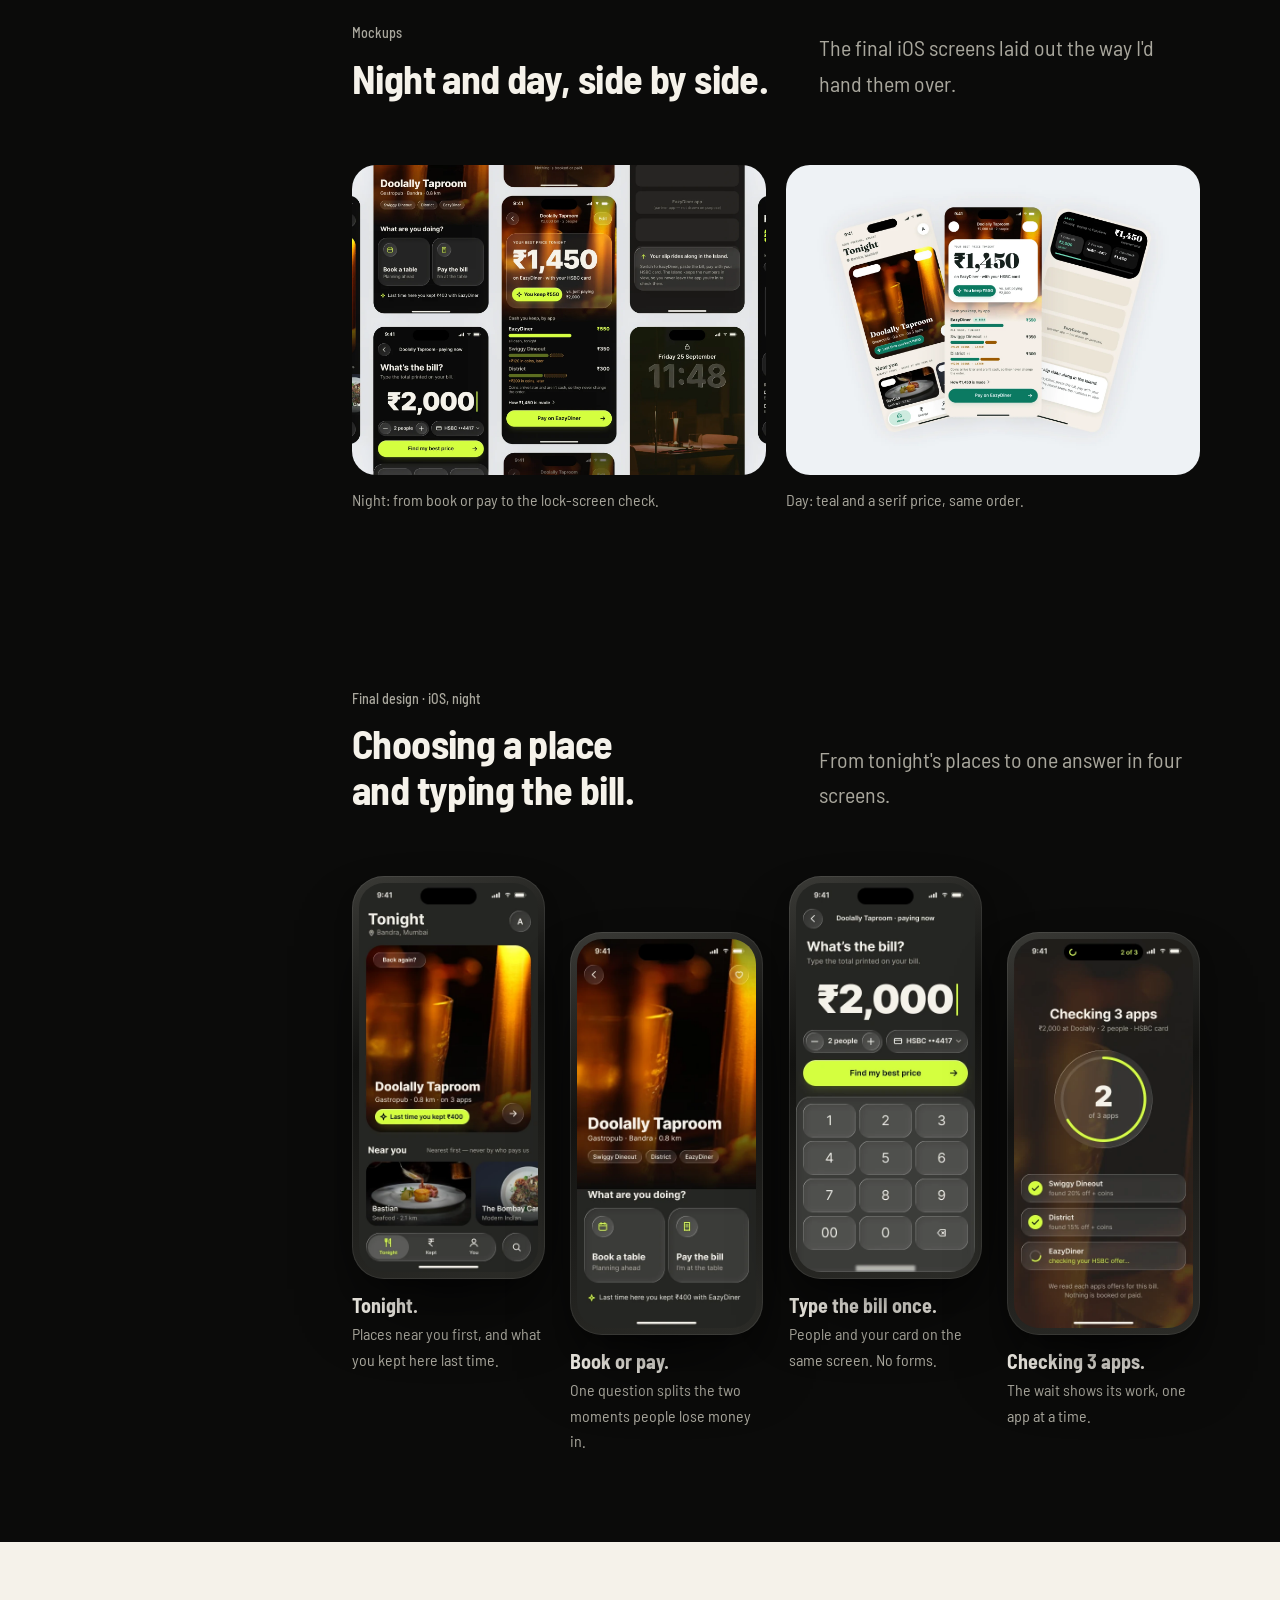
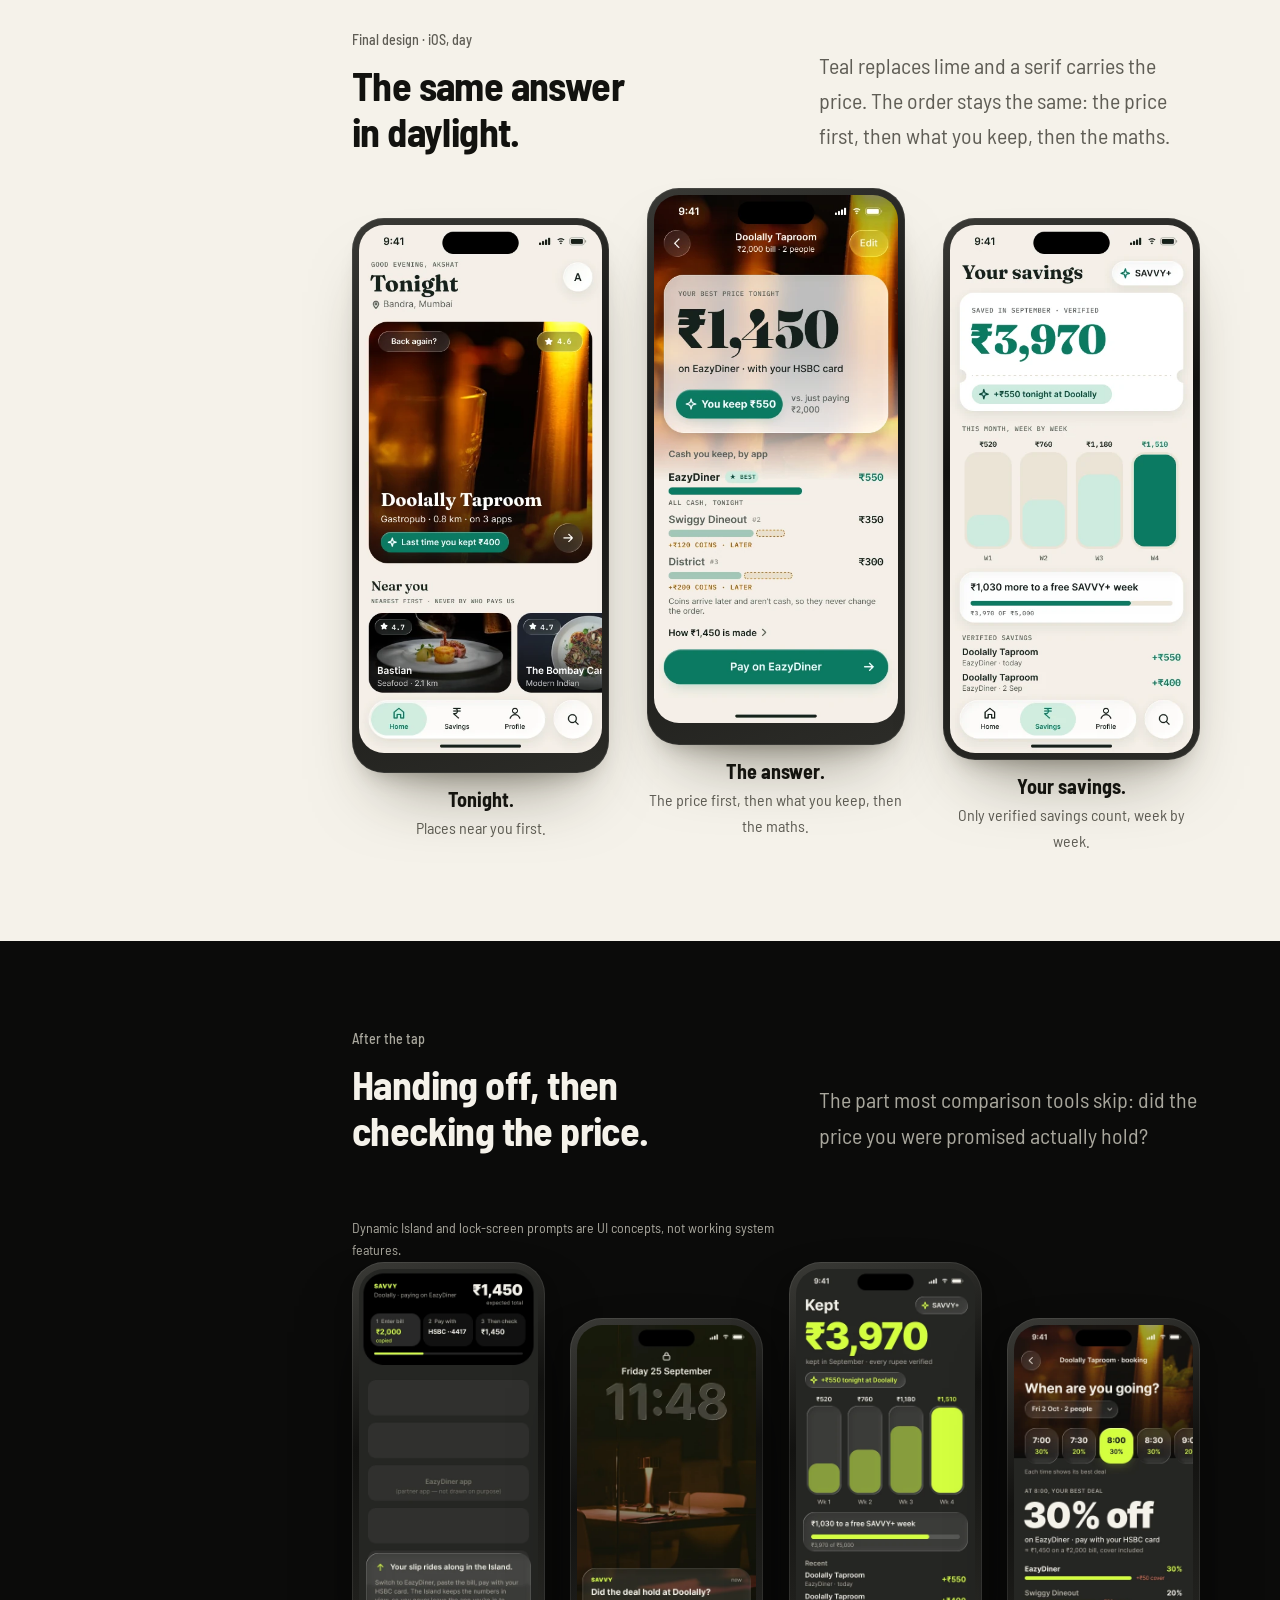
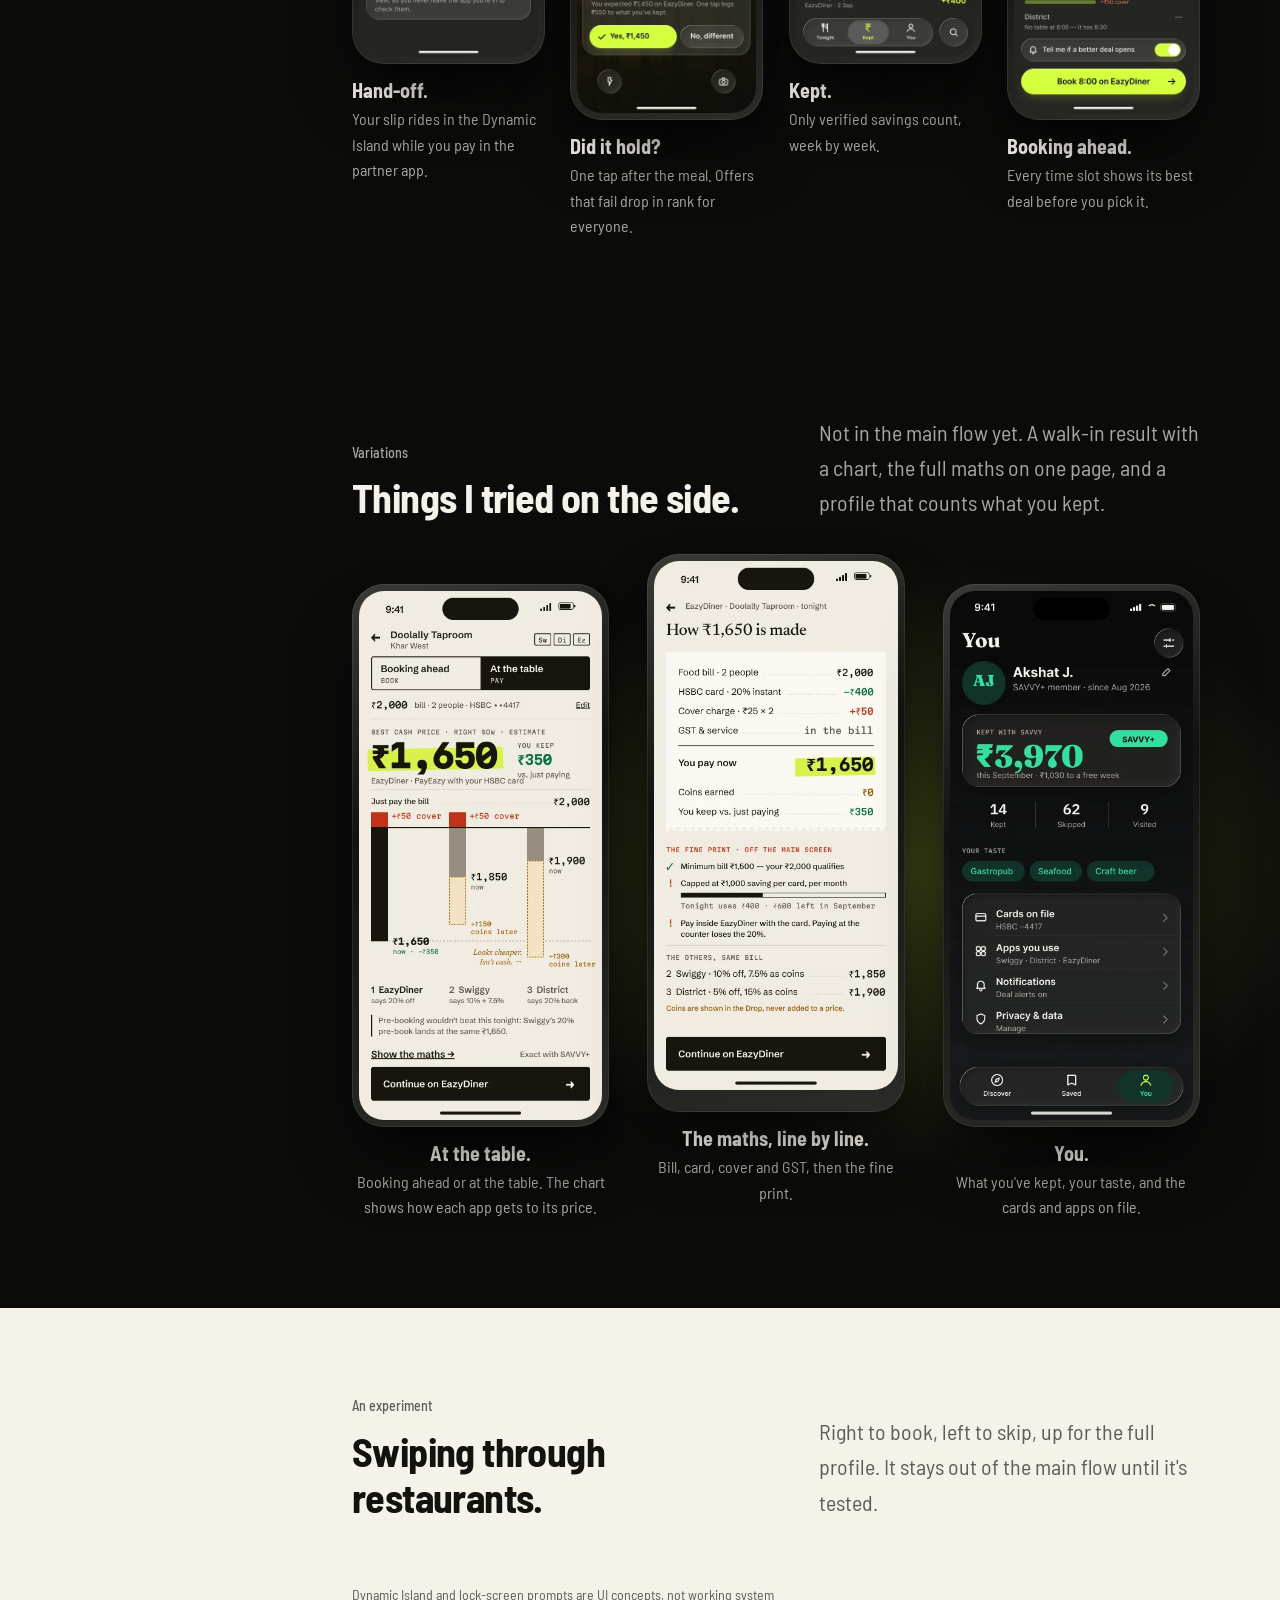
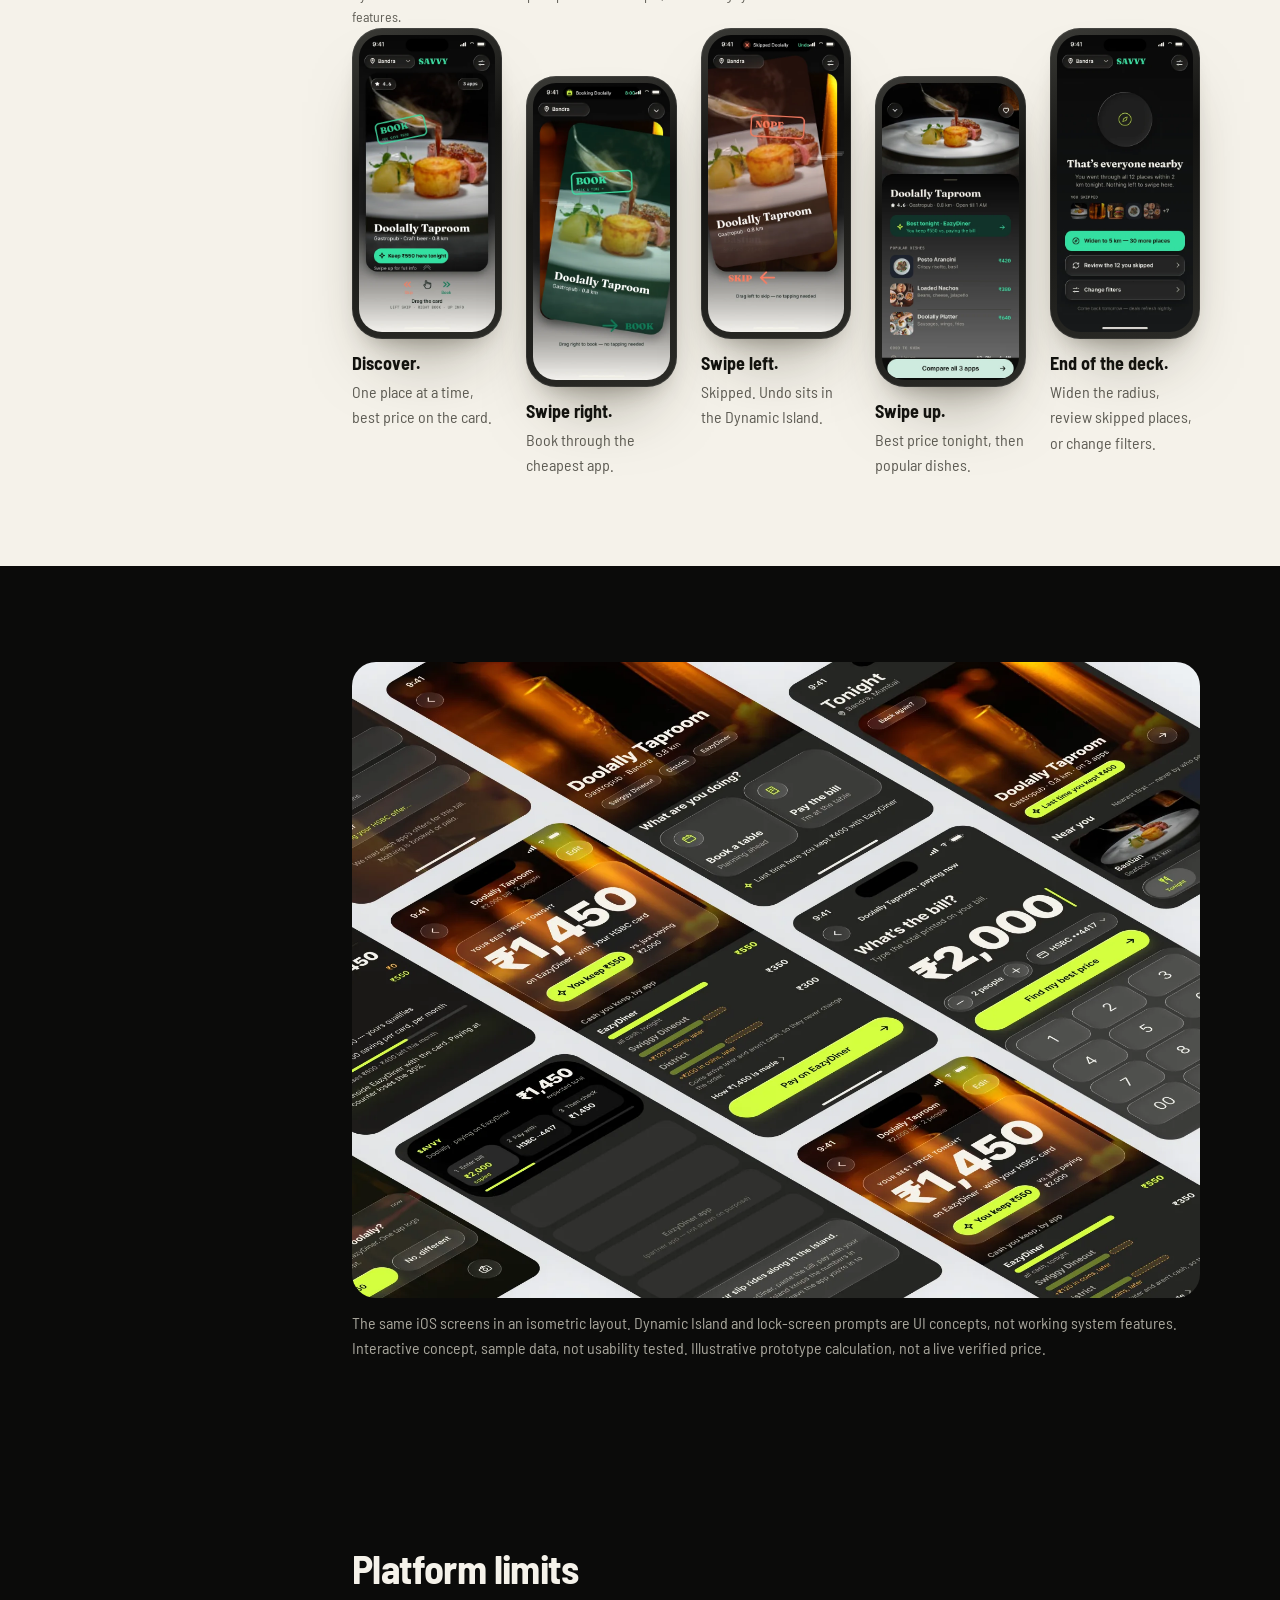
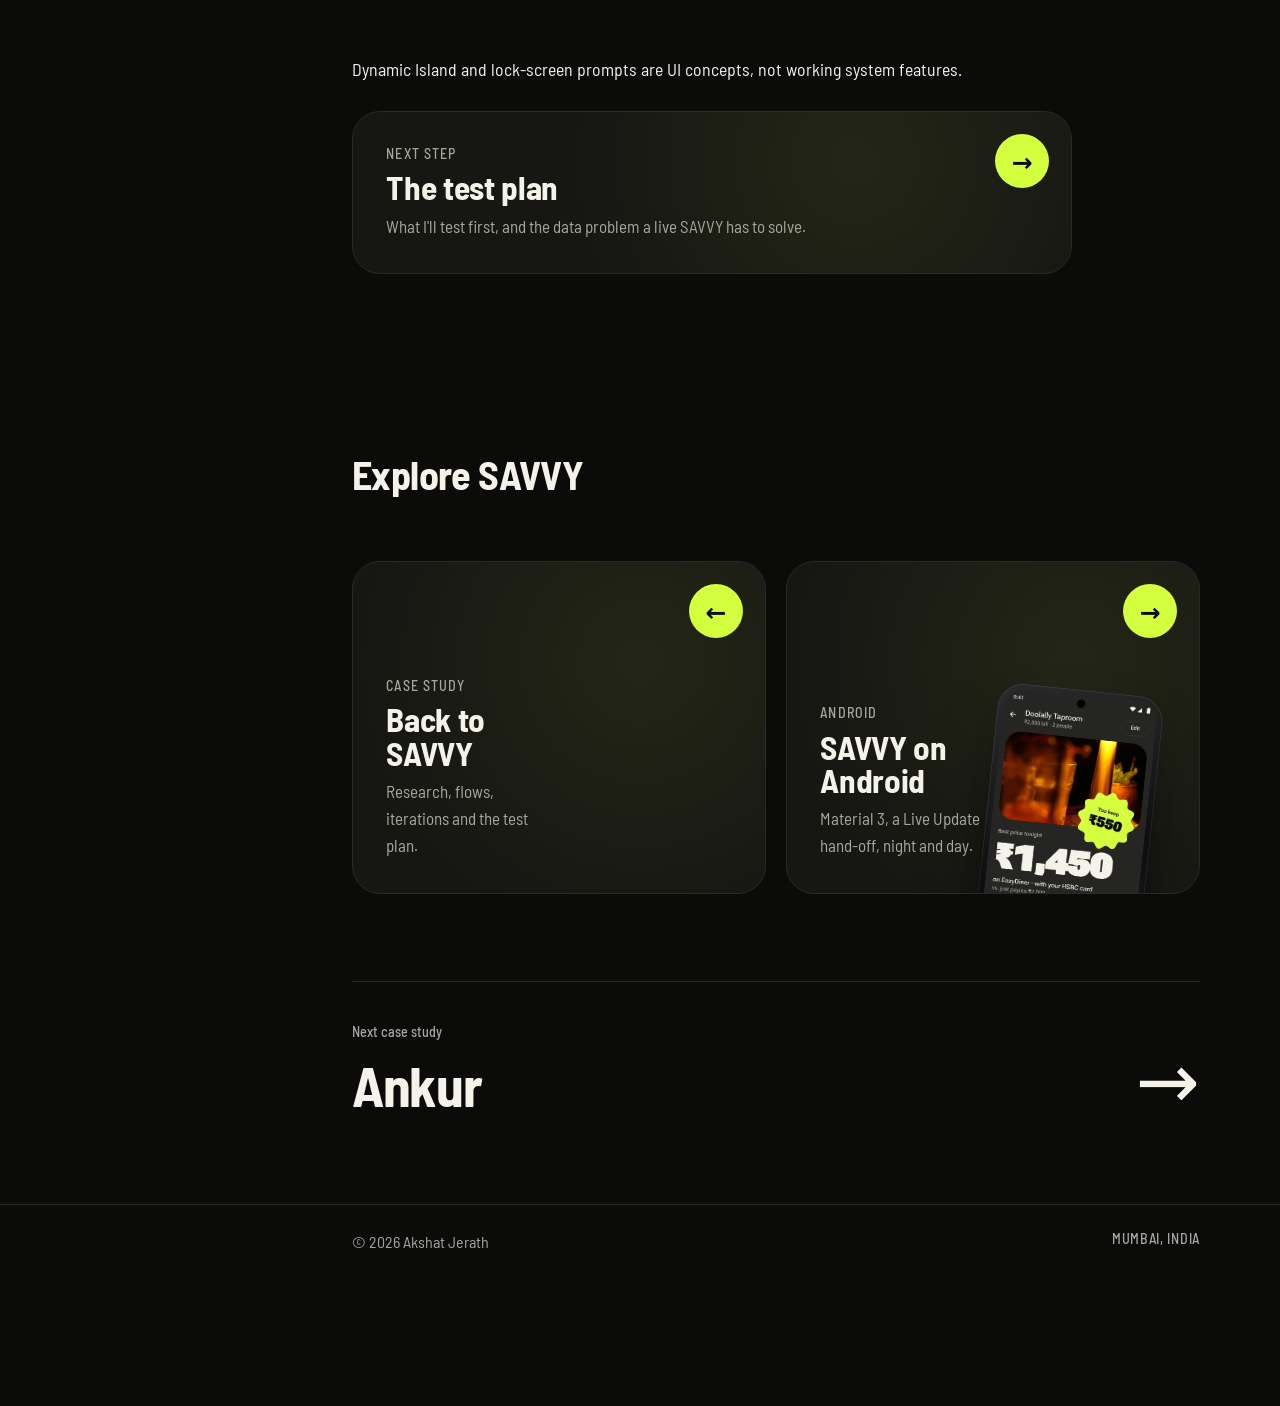
<file: savvy-ios.html>
<!doctype html>
<html lang="en" class="no-js">
<head>
<script>try{var t=localStorage.getItem("aj-theme");if(t==="light"||t==="dark")document.documentElement.dataset.theme=t}catch(e){}</script>
<meta charset="utf-8">
<meta name="viewport" content="width=device-width, initial-scale=1">
<title>SAVVY on iOS | Akshat Jerath</title>
<meta name="description" content="SAVVY on iOS: night and day design choices, screens, micro-interactions and Dynamic Island UI concepts using sample data; not usability tested.">
<link rel="icon" href="data:image/svg+xml,%3Csvg xmlns=%27http://www.w3.org/2000/svg%27 viewBox=%270 0 64 64%27%3E%3Ccircle cx=%2732%27 cy=%2732%27 r=%2730%27 fill=%27%230C0E11%27 stroke=%27%2325CA7F%27 stroke-width=%274%27/%3E%3Ctext x=%2732%27 y=%2741%27 font-family=%27Arial%27 font-weight=%27700%27 font-size=%2724%27 fill=%27%2325CA7F%27 text-anchor=%27middle%27%3EAJ%3C/text%3E%3C/svg%3E">
<meta name="theme-color" content="#0B0B0A">
<meta property="og:type" content="article">
<meta property="og:title" content="SAVVY on iOS">
<meta property="og:description" content="SAVVY on iOS: night and day design choices, screens, micro-interactions and Dynamic Island UI concepts using sample data; not usability tested.">
<meta property="og:image" content="https://akshatjerath.github.io/UX-Website/img/mock-tilt.webp">
<meta name="twitter:card" content="summary_large_image">
<link rel="preload" href="assets/fonts/barlow-semi-condensed-latin-800-normal.woff2" as="font" type="font/woff2" crossorigin>
<link rel="preload" href="assets/fonts/barlow-semi-condensed-latin-400-normal.woff2" as="font" type="font/woff2" crossorigin>
<link rel="stylesheet" href="base.css">
<link rel="stylesheet" href="case.css">
</head>
<body class="csp cs-savvy">
<a class="skip" href="#main">Skip to the case study</a>

<!-- Icons used on this page -->
<svg width="0" height="0" style="position:absolute" aria-hidden="true">
  <symbol id="i-person" viewBox="0 0 24 24"><circle cx="12" cy="7.5" r="4" fill="currentColor"/><path d="M4 21c0-4.4 3.6-7.5 8-7.5s8 3.1 8 7.5z" fill="currentColor"/></symbol>
  <symbol id="i-coin" viewBox="0 0 24 24"><circle cx="12" cy="12" r="8.5" fill="none" stroke="currentColor" stroke-width="2"/><path d="M12 7.5v9M9.5 9.5h4a1.6 1.6 0 0 1 0 3.2h-3a1.6 1.6 0 0 0 0 3.2h4" fill="none" stroke="currentColor" stroke-width="1.8" stroke-linecap="round"/></symbol>
  <symbol id="i-card" viewBox="0 0 24 24"><rect x="3" y="6" width="18" height="12" rx="2.5" fill="none" stroke="currentColor" stroke-width="2"/><path d="M3 10.5h18" stroke="currentColor" stroke-width="2"/></symbol>
  <symbol id="i-check" viewBox="0 0 24 24"><path d="M5 12.5l4.5 4.5L19 7.5" fill="none" stroke="currentColor" stroke-width="2.4" stroke-linecap="round" stroke-linejoin="round"/></symbol>
  <symbol id="i-q" viewBox="0 0 24 24"><path d="M9 9.2a3 3 0 1 1 4.2 2.8c-.8.4-1.2 1-1.2 1.9v.6" fill="none" stroke="currentColor" stroke-width="2.2" stroke-linecap="round"/><circle cx="12" cy="18" r="1.3" fill="currentColor"/></symbol>
  <symbol id="i-bulb" viewBox="0 0 24 24"><path d="M9 18h6M10 21h4M12 3a6 6 0 0 0-3.5 10.9c.6.5 1 1.2 1 2.1h5c0-.9.4-1.6 1-2.1A6 6 0 0 0 12 3z" fill="none" stroke="currentColor" stroke-width="2" stroke-linecap="round" stroke-linejoin="round"/></symbol>
  <symbol id="i-pin" viewBox="0 0 24 24"><path d="M12 21s7-6.2 7-11.5a7 7 0 0 0-14 0C5 14.8 12 21 12 21z" fill="none" stroke="currentColor" stroke-width="2"/><circle cx="12" cy="9.5" r="2.4" fill="currentColor"/></symbol>
  <symbol id="i-home" viewBox="0 0 24 24"><path d="M4 11l8-6.5 8 6.5V20H4z" fill="none" stroke="currentColor" stroke-width="2" stroke-linejoin="round"/></symbol>
  <symbol id="i-tag" viewBox="0 0 24 24"><path d="M3.5 12.5V4h8.5l8.5 8.5-8 8z" fill="none" stroke="currentColor" stroke-width="2" stroke-linejoin="round"/><circle cx="8" cy="8.5" r="1.6" fill="currentColor"/></symbol>
  <symbol id="i-plate" viewBox="0 0 24 24"><circle cx="12" cy="12" r="8.5" fill="none" stroke="currentColor" stroke-width="2"/><circle cx="12" cy="12" r="4" fill="none" stroke="currentColor" stroke-width="2"/></symbol>
  <symbol id="i-rupee" viewBox="0 0 24 24"><path d="M7 5h10M7 9h10M9 5c5 0 5 8 0 8H7l7 7" fill="none" stroke="currentColor" stroke-width="2" stroke-linecap="round" stroke-linejoin="round"/></symbol>
  <symbol id="i-user" viewBox="0 0 24 24"><circle cx="12" cy="8" r="3.6" fill="none" stroke="currentColor" stroke-width="2"/><path d="M5 20c.6-3.6 3.4-6 7-6s6.4 2.4 7 6" fill="none" stroke="currentColor" stroke-width="2" stroke-linecap="round"/></symbol>
  <symbol id="i-bell" viewBox="0 0 24 24"><path d="M6 16V11a6 6 0 0 1 12 0v5l1.5 2h-15zM10 20.5h4" fill="none" stroke="currentColor" stroke-width="2" stroke-linejoin="round" stroke-linecap="round"/></symbol>
  <symbol id="i-clock" viewBox="0 0 24 24"><circle cx="12" cy="12" r="8.5" fill="none" stroke="currentColor" stroke-width="2"/><path d="M12 7.5V12l3 2" fill="none" stroke="currentColor" stroke-width="2" stroke-linecap="round"/></symbol>
  <symbol id="i-start" viewBox="0 0 24 24"><path d="M8 5l11 7-11 7z" fill="currentColor"/></symbol>
  <symbol id="i-store" viewBox="0 0 24 24"><path d="M4 9.5L5.5 4h13L20 9.5M4 9.5h16M4 9.5c0 1.7 1.3 2.5 2.7 2.5S9.3 11.2 9.3 9.5c0 1.7 1.3 2.5 2.7 2.5s2.7-.8 2.7-2.5c0 1.7 1.3 2.5 2.6 2.5S20 11.2 20 9.5M5.5 12v8h13v-8" fill="none" stroke="currentColor" stroke-width="1.8" stroke-linejoin="round"/></symbol>
</svg>

<header class="island" id="island">
  <a class="who" href="index.html" aria-label="Akshat Jerath, home"><span class="av" aria-hidden="true">AJ</span></a>
  <nav aria-label="Main"><a href="index.html#work"><span aria-hidden="true">← </span>Work</a><a href="index.html#about">About</a><a class="cv" href="assets/Akshat_Jerath_CV.pdf" target="_blank" rel="noopener noreferrer">View CV</a><a href="index.html#contact">Contact</a></nav>
  <button type="button" class="theme" id="themeBtn" aria-label="Switch to day mode"><svg viewBox="0 0 24 24" width="18" height="18" aria-hidden="true"><g class="sun" fill="none" stroke="currentColor" stroke-width="2" stroke-linecap="round"><circle cx="12" cy="12" r="4"/><path d="M12 2v2M12 20v2M4.9 4.9l1.4 1.4M17.7 17.7l1.4 1.4M2 12h2M20 12h2M4.9 19.1l1.4-1.4M17.7 6.3l1.4-1.4"/></g><path class="moon" fill="currentColor" d="M20.5 14.2A8.5 8.5 0 0 1 9.8 3.5a8.5 8.5 0 1 0 10.7 10.7z"/></svg></button>
</header>

<main id="main">
<section class="savvy-platform-intro" aria-labelledby="t-hero"><div class="wrap pi-grid"><div><span class="eyebrow">iOS · Platform design</span><h1 id="t-hero">SAVVY on iOS</h1><p class="sub">The iOS version: night and day screens, the Dynamic Island hand-off, and a few extra screens.</p><dl class="hero-meta"><div><dt>Platform</dt><dd>iOS</dd></div><div><dt>Status</dt><dd>Interactive concept, sample data, not usability tested</dd></div></dl><p class="note">Illustrative prototype calculation, not a live verified price</p><nav class="platform-links platform-pills" aria-label="SAVVY pages"><a class="ghost" href="savvy.html" data-magnet>← Back to SAVVY case study</a><a href="savvy-android.html" data-magnet>See the Android design <i aria-hidden="true">→</i></a></nav></div><figure class="pi-mock"><img src="img/savvy-mock-01.webp" width="1600" height="1200" alt="SAVVY on iOS, night theme: three iPhones angled in a stack showing Tonight, the answer and the bill." fetchpriority="high"></figure></div></section>
<section aria-labelledby="t-principles" data-nav="Principles|iOS"><div class="wrap"><div class="head"><h2 id="t-principles">Platform principles</h2></div><p>The iOS screens use night and day themes while keeping the price first, then what you keep, then the maths.</p><p class="note">UI type: Inter. The price is always the biggest thing on the screen.</p></div></section>

<section aria-labelledby="t-decisions" data-nav="Decisions|Reasons"><div class="wrap"><div class="head"><h2 id="t-decisions">Key decisions and reasons</h2></div><p>Teal replaces lime and a serif carries the price. The order stays the same: the price first, then what you keep, then the maths.</p><ol><li>One price first: the cash you pay tonight.</li><li>What you keep, compared with just paying the bill.</li><li>Coins sit on their own line and never change the order.</li><li>One tap hands you to the cheapest app. SAVVY never pays.</li></ol></div></section>

<section class="band" aria-labelledby="t-dev" data-nav="Decisions|How it got here">
  <div class="wrap">
    <div class="head split">
      <div><span class="eyebrow">iOS, version by version</span><h2 id="t-dev">How the iOS screen got here.</h2></div>
      <p class="sub">The same moment every time: comparing the apps for one bill. Five passes, from a list of apps to one answer.</p>
    </div>
    <ol class="devline" style="--n:5">
      <li><span class="v">01</span><div class="phone"><img src="img/savvy-ios-dev1.webp" width="390" height="844" loading="lazy" alt="iOS early idea test: Compare prices, a Book a table or Pay the bill switch, and four apps listed from cheapest."></div><div><b>Every app in a list</b><p>Four apps, cheapest first, with a Book or Pay switch on top.</p></div></li>
      <li><span class="v">02</span><div class="phone"><img src="img/savvy-ios-dev2.webp" width="390" height="844" loading="lazy" alt="iOS grey wireframe: Best for ₹2,000 walk-in, with Swiggy on top at about ₹1,800 and District below."></div><div><b>Back to grey</b><p>A rough wireframe to test the walk-in case. The best option sits on top.</p></div></li>
      <li><span class="v">03</span><div class="phone"><img src="img/savvy-ios-dev3.webp" width="390" height="844" loading="lazy" alt="iOS hi-fi pass: Swiggy Dineout opened up to show your bill, HDFC card, pay at the table ₹1,800, and coins later."></div><div><b>Open the maths</b><p>One app opens up: bill, card, what you pay at the table, coins later.</p></div></li>
      <li><span class="v">04</span><div class="phone"><img src="img/savvy-ios-dev4.webp" width="412" height="917" loading="lazy" alt="iOS later pass: Best price tonight, three cards ranked by you pay now, EazyDiner ₹1,600 on top."></div><div><b>Ranked by cash</b><p>Three cards ranked by what you pay now. Coins get their own line.</p></div></li>
      <li><span class="v">Final</span><div class="phone"><img src="img/savvy-d-answer.webp" width="402" height="874" loading="lazy" alt="iOS final answer, day theme: ₹1,450 on EazyDiner with your HSBC card, you keep ₹550."></div><div><b>One answer</b><p>One price at the top, then what you keep, then the maths.</p></div></li>
    </ol>
  </div>
</section>

<section class="showcase-sec" aria-label="iOS screens, tilted grid"><div class="wrap"><figure class="showcase"><img src="img/savvy-ios-showcase-a.webp" srcset="img/savvy-ios-showcase-a-800.webp 800w, img/savvy-ios-showcase-a.webp 1600w" sizes="(min-width:1328px) 1280px, 92vw" width="1600" height="1200" alt="iOS screens from the SAVVY app in a tilted grid" decoding="async" loading="lazy"><figcaption>Night screens from the SAVVY iOS app in a tilted grid. Dynamic Island and lock-screen prompts are UI concepts, not working system features. Interactive concept, sample data, not usability tested. Illustrative prototype calculation, not a live verified price.</figcaption></figure></div></section>

<section aria-labelledby="t-preview" data-nav="Screens|Mockups"><div class="wrap"><div class="head split"><div><span class="eyebrow">Mockups</span><h2 id="t-preview">Night and day, side by side.</h2></div><p class="sub">The final iOS screens laid out the way I'd hand them over.</p></div>
  
  <div class="mock-pair"><figure><img src="img/savvy-mock-07.webp" width="1600" height="1200" loading="lazy" alt="Grid of SAVVY iOS night screens: book or pay, what's the bill, the answer, the Dynamic Island slip and the lock screen."><figcaption>Night: from book or pay to the lock-screen check.</figcaption></figure><figure><img src="img/savvy-mock-02.webp" width="1600" height="1200" loading="lazy" alt="Three SAVVY iOS day screens: Tonight, the answer at ₹1,450, and the hand-off."><figcaption>Day: teal and a serif price, same order.</figcaption></figure></div>
</div></section>

<section aria-labelledby="t-ios" data-nav="Design|iOS">
  <div class="wrap">
    <div class="head split">
      <div><span class="eyebrow">Final design · iOS, night</span><h2 id="t-ios">Choosing a place and typing the bill.</h2></div>
      <p class="sub">From tonight's places to one answer in four screens.</p>
    </div>
    <div class="quad4">
      <figure><div class="phone"><img src="img/savvy-n-tonight.webp" width="402" height="874" alt="Tonight: Doolally Taproom, 0.8 km, on 3 apps. Last time you kept ₹400." loading="lazy"></div><figcaption><b>Tonight.</b>Places near you first, and what you kept here last time.</figcaption></figure>
      <figure><div class="phone"><img src="img/savvy-n-bookpay.webp" width="402" height="874" alt="Doolally Taproom: What are you doing? Book a table, or Pay the bill." loading="lazy"></div><figcaption><b>Book or pay.</b>One question splits the two moments people lose money in.</figcaption></figure>
      <figure><div class="phone"><img src="img/savvy-n-bill.webp" width="402" height="874" alt="What's the bill? ₹2,000, 2 people, HSBC card, Find my best price." loading="lazy"></div><figcaption><b>Type the bill once.</b>People and your card on the same screen. No forms.</figcaption></figure>
      <figure><div class="phone"><img src="img/savvy-n-checking.webp" width="402" height="874" alt="Checking 3 apps: Swiggy Dineout found 20% off, District found 15% off, EazyDiner checking your HSBC offer." loading="lazy"></div><figcaption><b>Checking 3 apps.</b>The wait shows its work, one app at a time.</figcaption></figure>
    </div>
  </div>
</section>

<section class="band" aria-labelledby="t-day" data-nav="Design|Day theme">
  <div class="wrap">
    <div class="head split">
      <div><span class="eyebrow">Final design · iOS, day</span><h2 id="t-day">The same answer in daylight.</h2></div>
      <p class="sub">Teal replaces lime and a serif carries the price. The order stays the same: the price first, then what you keep, then the maths.</p>
    </div>
    <div class="trio2">
      <figure><div class="phone"><img src="img/savvy-d-home.webp" width="402" height="874" alt="Day theme: Good evening Akshat, Tonight, Doolally Taproom." loading="lazy"></div><figcaption><b>Tonight.</b> Places near you first.</figcaption></figure>
      <figure><div class="phone"><img src="img/savvy-d-answer.webp" width="402" height="874" alt="Day theme answer: ₹1,450 on EazyDiner with your HSBC card, you keep ₹550." loading="lazy"></div><figcaption><b>The answer.</b> The price first, then what you keep, then the maths.</figcaption></figure>
      <figure><div class="phone"><img src="img/savvy-d-savings.webp" width="402" height="874" alt="Day theme: Your savings, ₹3,970 saved in September, verified." loading="lazy"></div><figcaption><b>Your savings.</b> Only verified savings count, week by week.</figcaption></figure>
    </div>
  </div>
</section>

<section aria-labelledby="t-after" data-nav="Design|After the tap">
  <div class="wrap">
    <div class="head split">
      <div><span class="eyebrow">After the tap</span><h2 id="t-after">Handing off, then checking the price.</h2></div>
      <p class="sub">The part most comparison tools skip: did the price you were promised actually hold?</p>
    </div>
    <p class="note">Dynamic Island and lock-screen prompts are UI concepts, not working system features.</p><div class="quad4">
      <figure><div class="phone"><img src="img/savvy-n-island.webp" width="402" height="874" alt="Hand-off: your slip rides in the Dynamic Island while you pay in EazyDiner: enter bill ₹2,000, pay with HSBC, then check ₹1,450." loading="lazy"></div><figcaption><b>Hand-off.</b>Your slip rides in the Dynamic Island while you pay in the partner app.</figcaption></figure>
      <figure><div class="phone"><img src="img/savvy-n-lock.webp" width="402" height="874" alt="Lock screen: Did the deal hold at Doolally? Yes ₹1,450, or No, different." loading="lazy"></div><figcaption><b>Did it hold?</b>One tap after the meal. Offers that fail drop in rank for everyone.</figcaption></figure>
      <figure><div class="phone"><img src="img/savvy-n-kept.webp" width="402" height="874" alt="Kept: ₹3,970 in September, every rupee verified, week by week, ₹1,030 to a free SAVVY+ week." loading="lazy"></div><figcaption><b>Kept.</b>Only verified savings count, week by week.</figcaption></figure>
      <figure><div class="phone"><img src="img/savvy-n-booktime.webp" width="402" height="874" alt="Booking ahead: When are you going? Each time shows its best deal. 8:00 is 30% off on EazyDiner." loading="lazy"></div><figcaption><b>Booking ahead.</b>Every time slot shows its best deal before you pick it.</figcaption></figure>
    </div>
  </div>
</section>

<section class="glow" style="--gx:70%" aria-labelledby="t-more" data-nav="Design|Variations">
  <div class="wrap">
    <div class="head split">
      <div><span class="eyebrow">Variations</span><h2 id="t-more">Things I tried on the side.</h2></div>
      <p class="sub">Not in the main flow yet. A walk-in result with a chart, the full maths on one page, and a profile that counts what you kept.</p>
    </div>
    <div class="trio2">
      <figure><div class="phone"><img src="img/savvy-n-drop.webp" width="402" height="874" alt="iOS: At the table. Best cash price right now ₹1,650 on EazyDiner, you keep ₹350, with a chart of how each app gets to its price." loading="lazy"></div><figcaption><b>At the table.</b> Booking ahead or at the table. The chart shows how each app gets to its price.</figcaption></figure>
      <figure><div class="phone"><img src="img/savvy-n-maths.webp" width="402" height="874" alt="iOS: How ₹1,650 is made. Food bill, HSBC card 20% instant, cover charge, GST, then the fine print and the other two apps." loading="lazy"></div><figcaption><b>The maths, line by line.</b> Bill, card, cover and GST, then the fine print.</figcaption></figure>
      <figure><div class="phone"><img src="img/savvy-n-profile.webp" width="402" height="874" alt="iOS profile: Akshat J., ₹3,970 kept with SAVVY, 14 kept, 62 skipped, 9 visited, cards and apps on file." loading="lazy"></div><figcaption><b>You.</b> What you've kept, your taste, and the cards and apps on file.</figcaption></figure>
    </div>
  </div>
</section>

<section class="band" aria-labelledby="t-ex" data-nav="Design|Experiment">
  <div class="wrap">
    <div class="head split">
      <div><span class="eyebrow">An experiment</span><h2 id="t-ex">Swiping through restaurants.</h2></div>
      <p class="sub">Right to book, left to skip, up for the full profile. It stays out of the main flow until it's tested.</p>
    </div>
    <p class="note">Dynamic Island and lock-screen prompts are UI concepts, not working system features.</p><div class="five"><figure><div class="phone"><img src="img/savvy-swipe.webp" width="402" height="874" alt="Discover: a restaurant card to swipe" loading="lazy"></div><figcaption><b>Discover.</b>One place at a time, best price on the card.</figcaption></figure><figure><div class="phone"><img src="img/savvy-sw-book.webp" width="402" height="874" alt="Swiped right: booking Doolally through the cheapest app" loading="lazy"></div><figcaption><b>Swipe right.</b>Book through the cheapest app.</figcaption></figure><figure><div class="phone"><img src="img/savvy-sw-skip.webp" width="402" height="874" alt="Skipped, with undo in the Dynamic Island" loading="lazy"></div><figcaption><b>Swipe left.</b>Skipped. Undo sits in the Dynamic Island.</figcaption></figure><figure><div class="phone"><img src="img/savvy-sw-detail.webp" width="402" height="874" alt="Swiped up: the full profile with best price and popular dishes" loading="lazy"></div><figcaption><b>Swipe up.</b>Best price tonight, then popular dishes.</figcaption></figure><figure><div class="phone"><img src="img/savvy-sw-end.webp" width="402" height="874" alt="That's everyone nearby: widen the radius or change filters" loading="lazy"></div><figcaption><b>End of the deck.</b>Widen the radius, review skipped places, or change filters.</figcaption></figure></div>
  </div>
</section>

<section class="showcase-sec" aria-label="iOS screens, isometric layout"><div class="wrap"><figure class="showcase"><img src="img/savvy-ios-showcase-b.webp" srcset="img/savvy-ios-showcase-b-800.webp 800w, img/savvy-ios-showcase-b.webp 1600w" sizes="(min-width:1328px) 1280px, 92vw" width="1600" height="1200" alt="iOS screens in an isometric layout" decoding="async" loading="lazy"><figcaption>The same iOS screens in an isometric layout. Dynamic Island and lock-screen prompts are UI concepts, not working system features. Interactive concept, sample data, not usability tested. Illustrative prototype calculation, not a live verified price.</figcaption></figure></div></section>

<section aria-labelledby="t-limits" data-nav="Limits|Concept status"><div class="wrap"><div class="head"><h2 id="t-limits">Platform limits</h2></div><p>Dynamic Island and lock-screen prompts are UI concepts, not working system features.</p>
  <a class="pcard pcard-sm" href="savvy.html#t-next"><span class="pc-t"><small>Next step</small><b>The test plan</b><span>What I'll test first, and the data problem a live SAVVY has to solve.</span></span><span class="pc-go" data-magnet aria-hidden="true">→</span></a>
</div></section>
<section aria-labelledby="t-links"><div class="wrap"><div class="head"><h2 id="t-links">Explore SAVVY</h2></div><nav class="pcards" aria-label="SAVVY pages">
  <a class="pcard" href="savvy.html"><span class="pc-t"><small>Case study</small><b>Back to SAVVY</b><span>Research, flows, iterations and the test plan.</span></span><span class="pc-go" data-magnet aria-hidden="true">←</span></a>
  <a class="pcard" href="savvy-android.html"><span class="pc-t"><small>Android</small><b>SAVVY on Android</b><span>Material 3, a Live Update hand-off, night and day.</span></span><span class="phone and pc-ph"><img src="img/savvy-and-n-answer.webp" width="412" height="917" loading="lazy" alt=""></span><span class="pc-go" data-magnet aria-hidden="true">→</span></a>
</nav></div></section>
<section style="padding-top:0" aria-label="Next case study">
  <div class="wrap">
    <a class="next" href="ankur.html"><span><span class="eyebrow">Next case study</span><span class="nm">Ankur</span></span><span class="arr" aria-hidden="true">→</span></a>
  </div>
</section>
</main>

<footer><div class="wrap"><span>© 2026 Akshat Jerath</span><span class="mono">Mumbai, India</span></div></footer>

<dialog class="lb" id="lb" aria-label="Image viewer">
  <div class="lb-in"><div class="lb-bar"><span id="lbCap"></span><button type="button" id="lbClose">Close</button></div><div class="lb-scroll"><img id="lbImg" alt=""></div></div>
</dialog>
<script src="content.js" defer></script>
<script src="vendor/lenis.min.js" defer></script>
<script src="case-widgets.js" defer></script>
<script src="case.js" defer></script>
<script src="nav.js" defer></script>
</body>
</html>
</file>
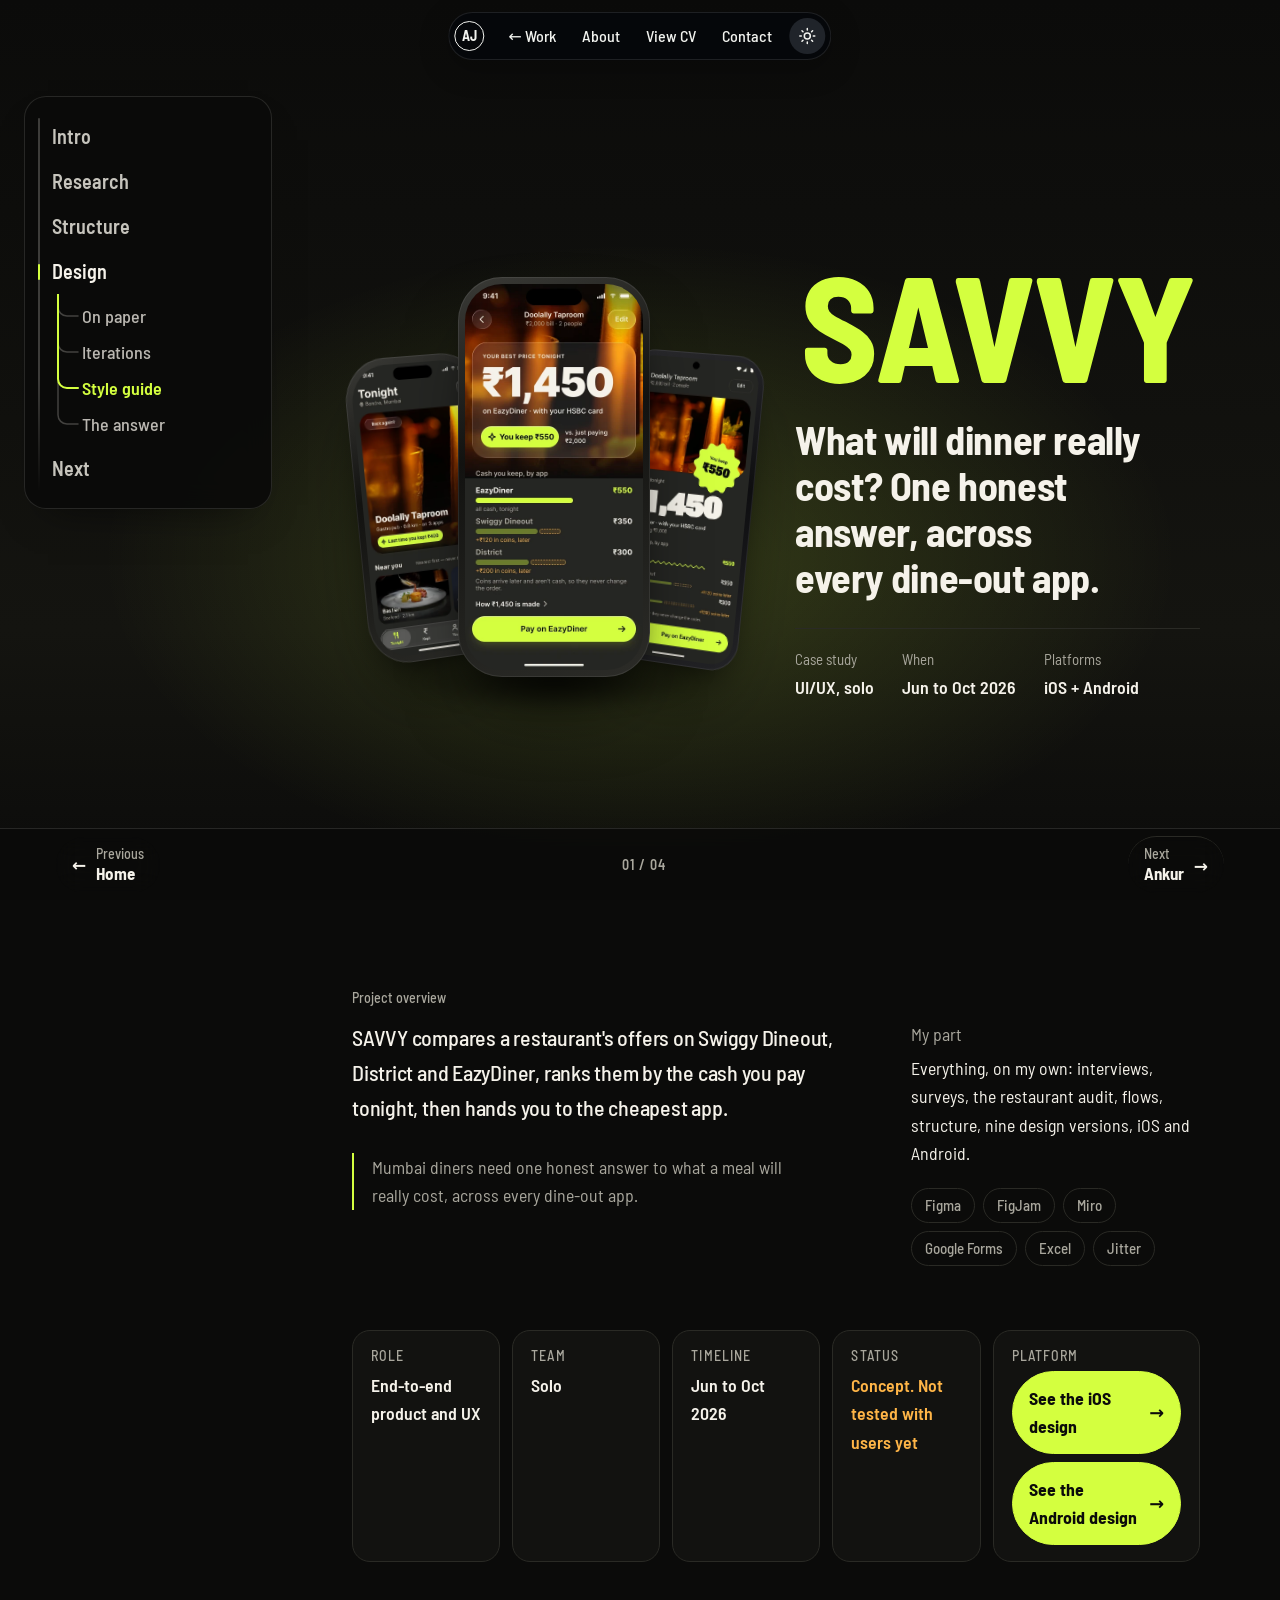
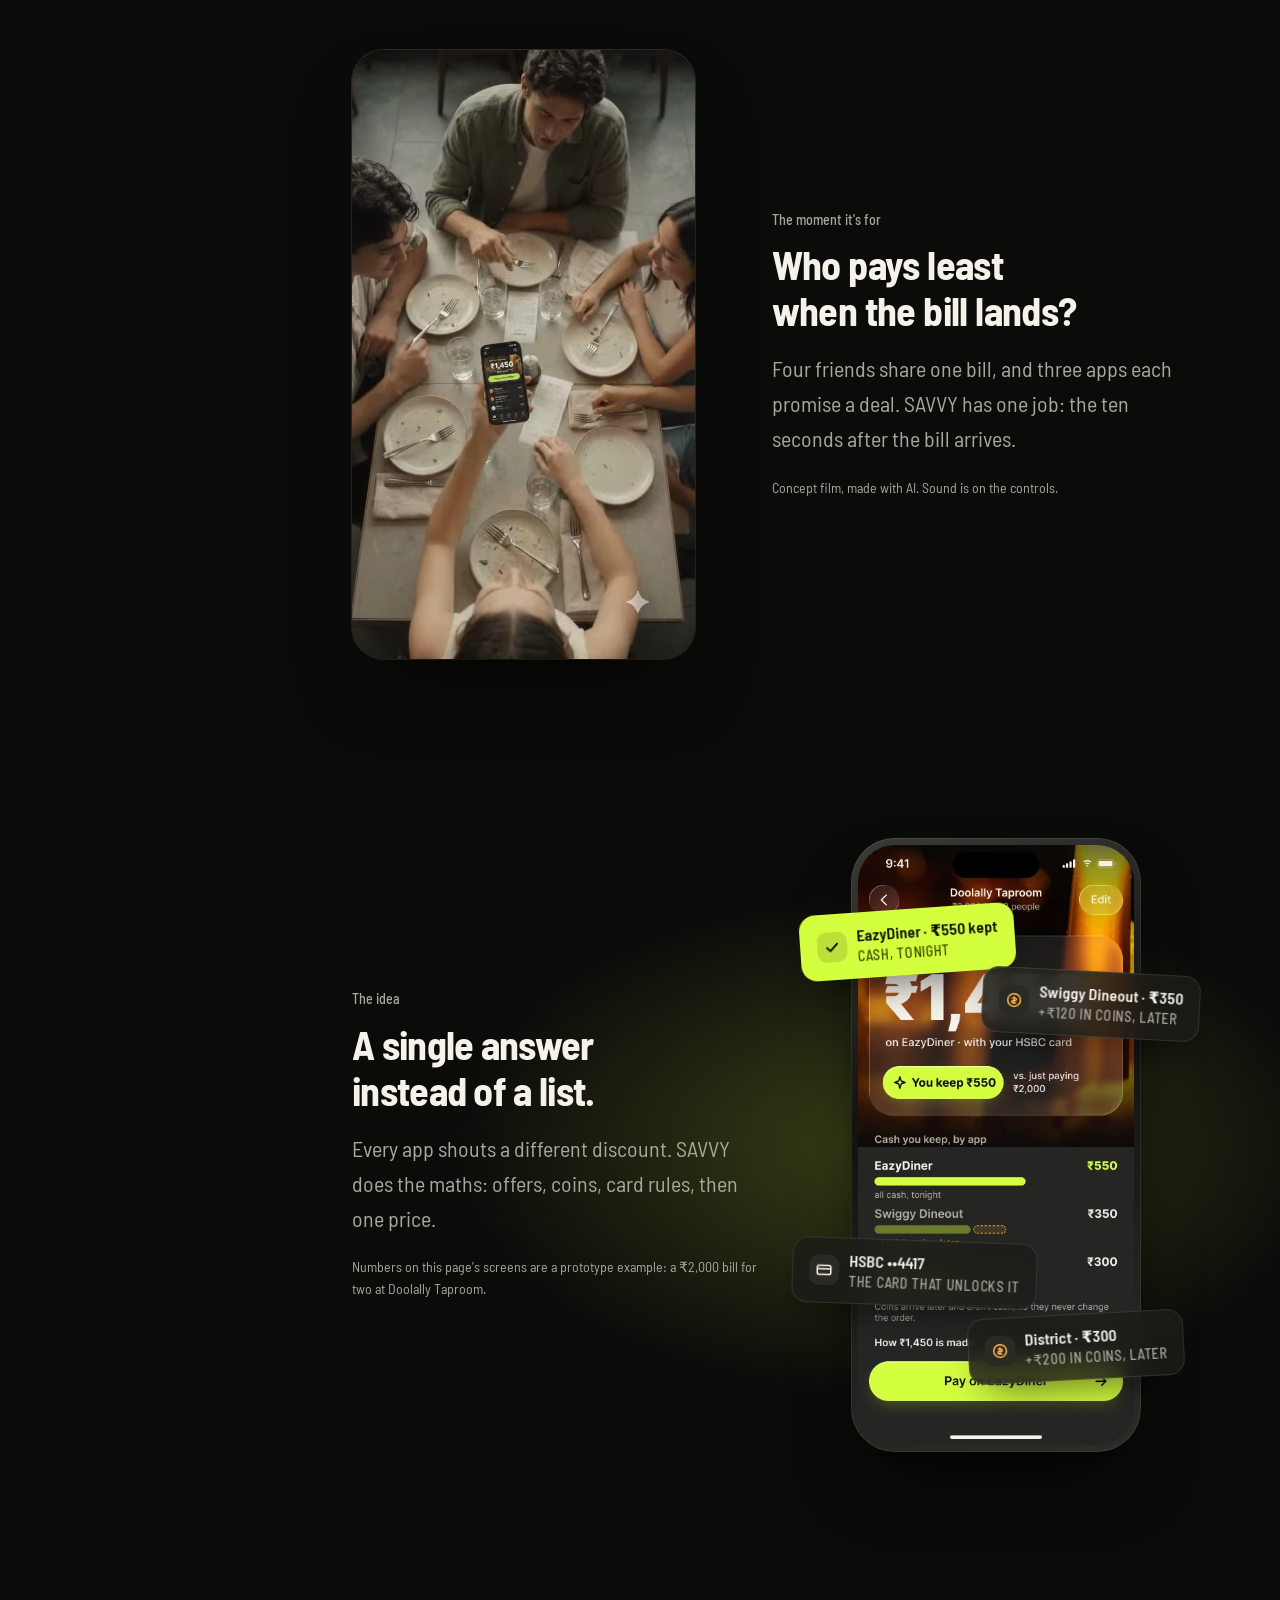
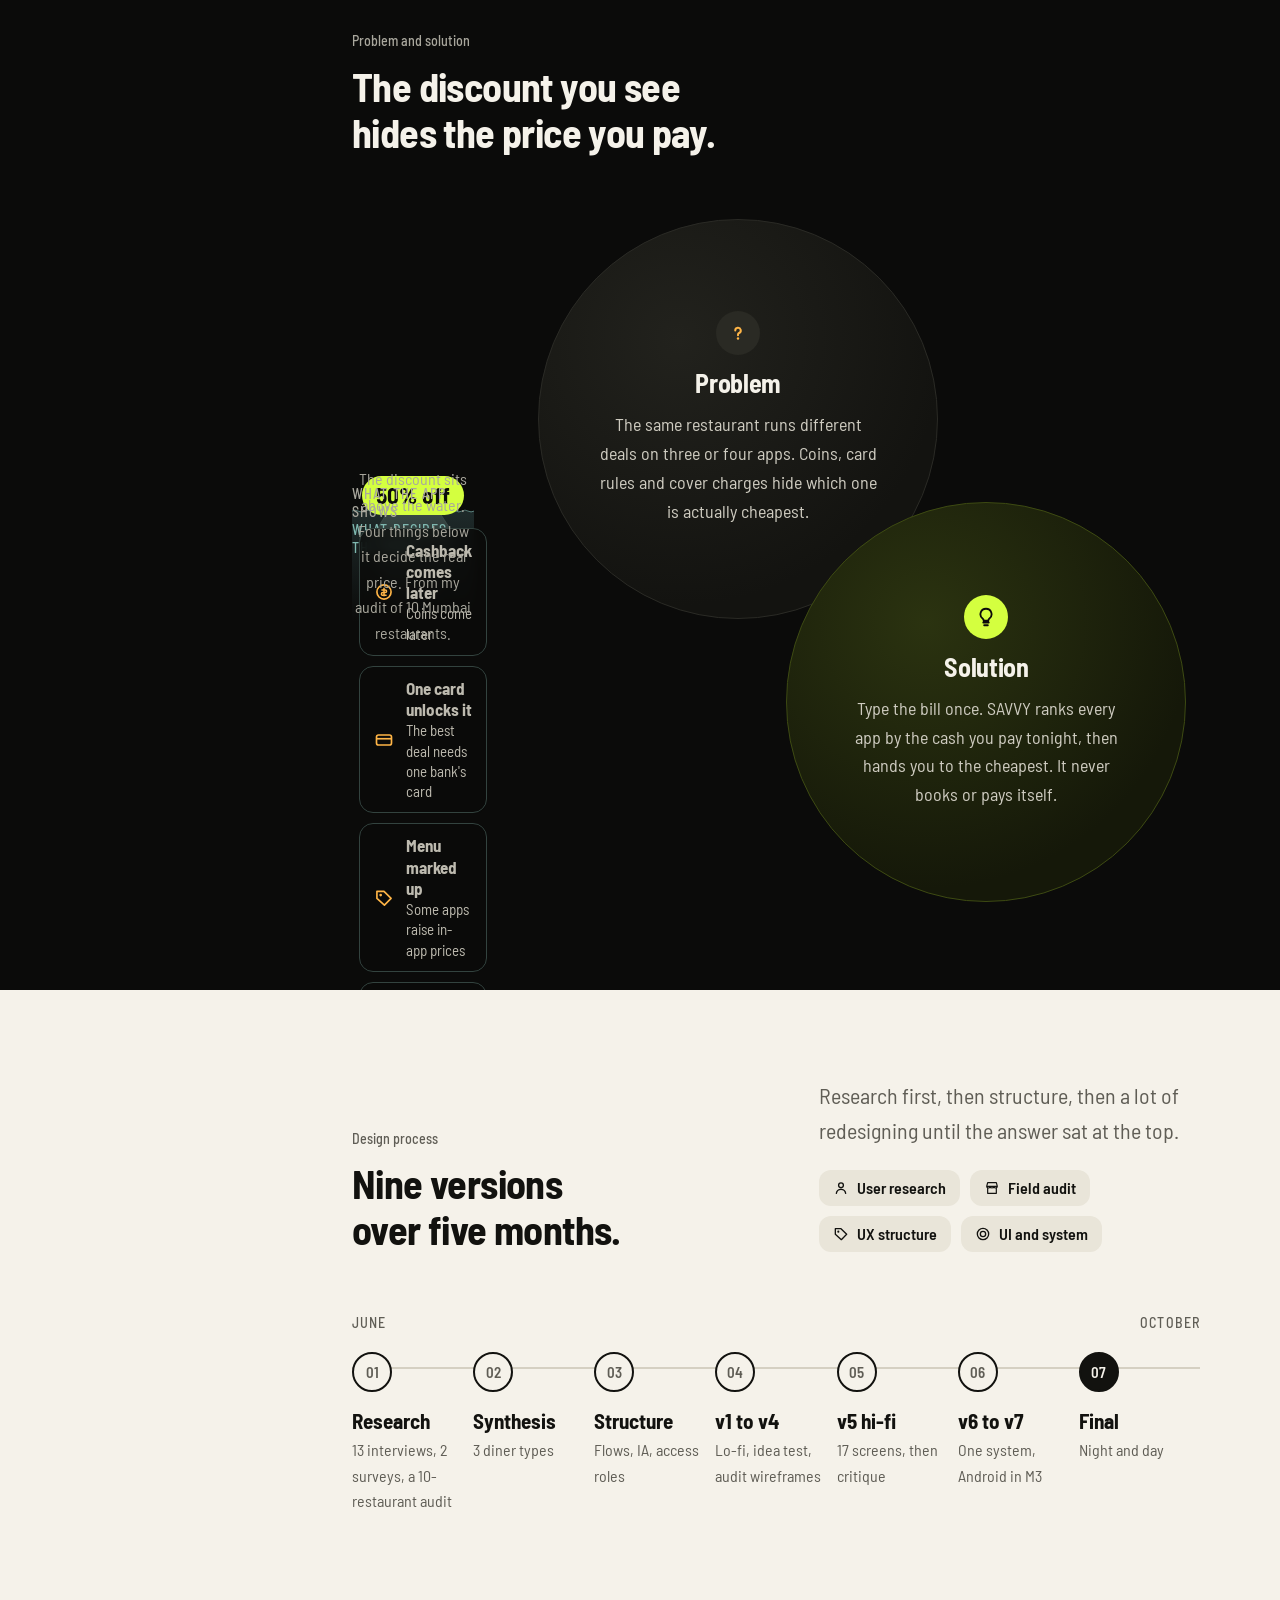
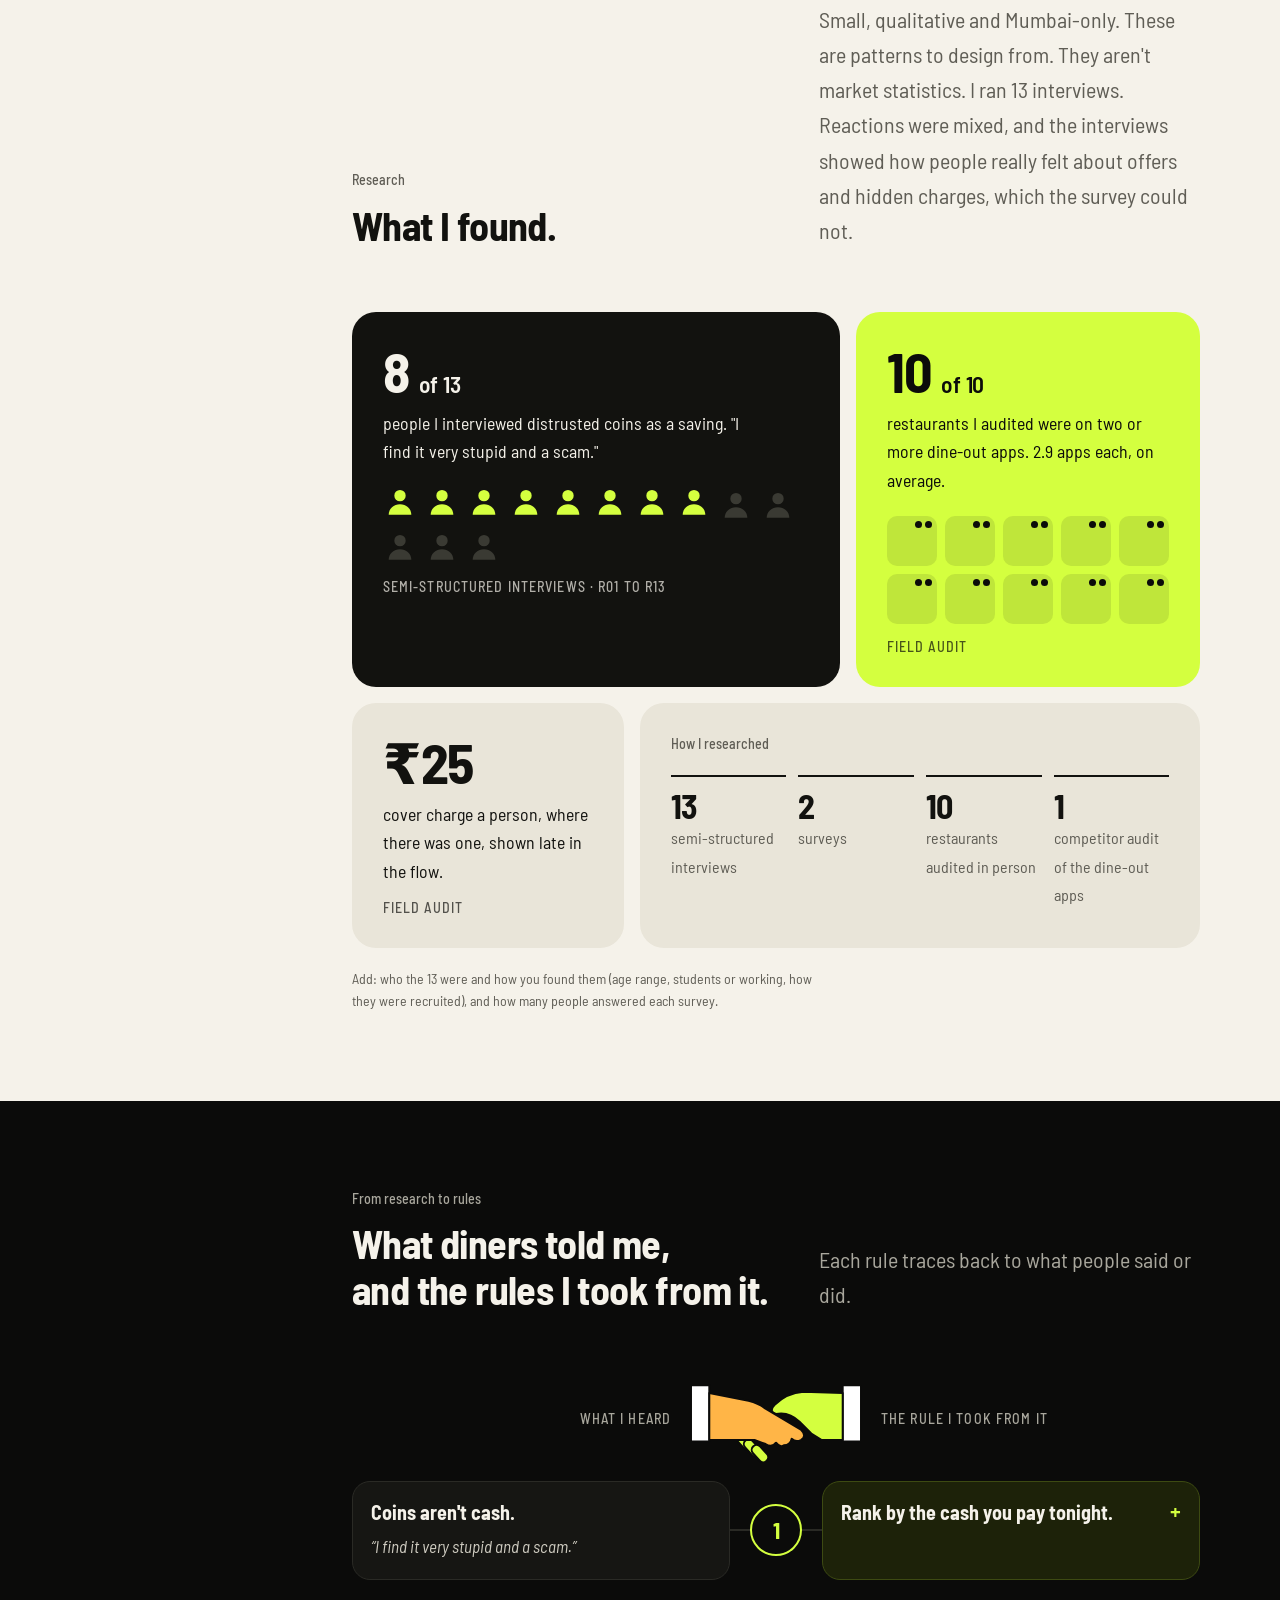
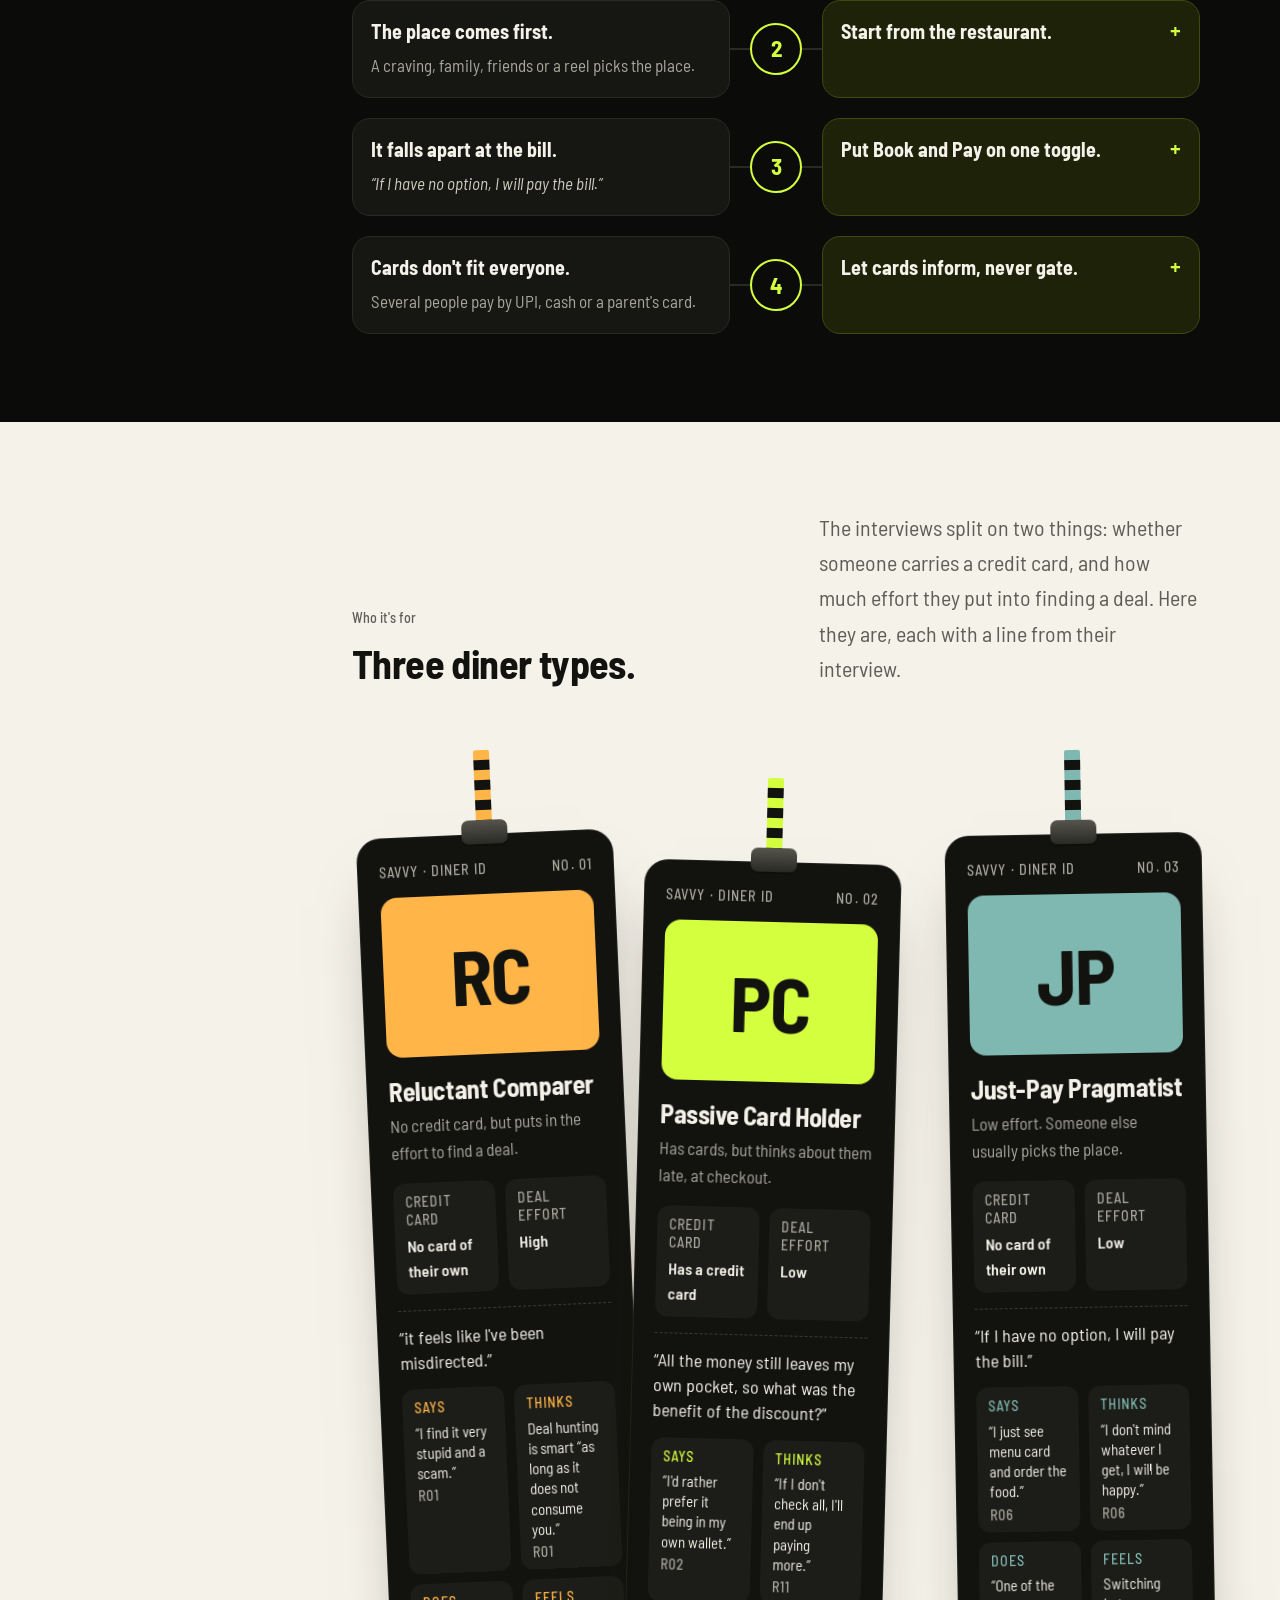
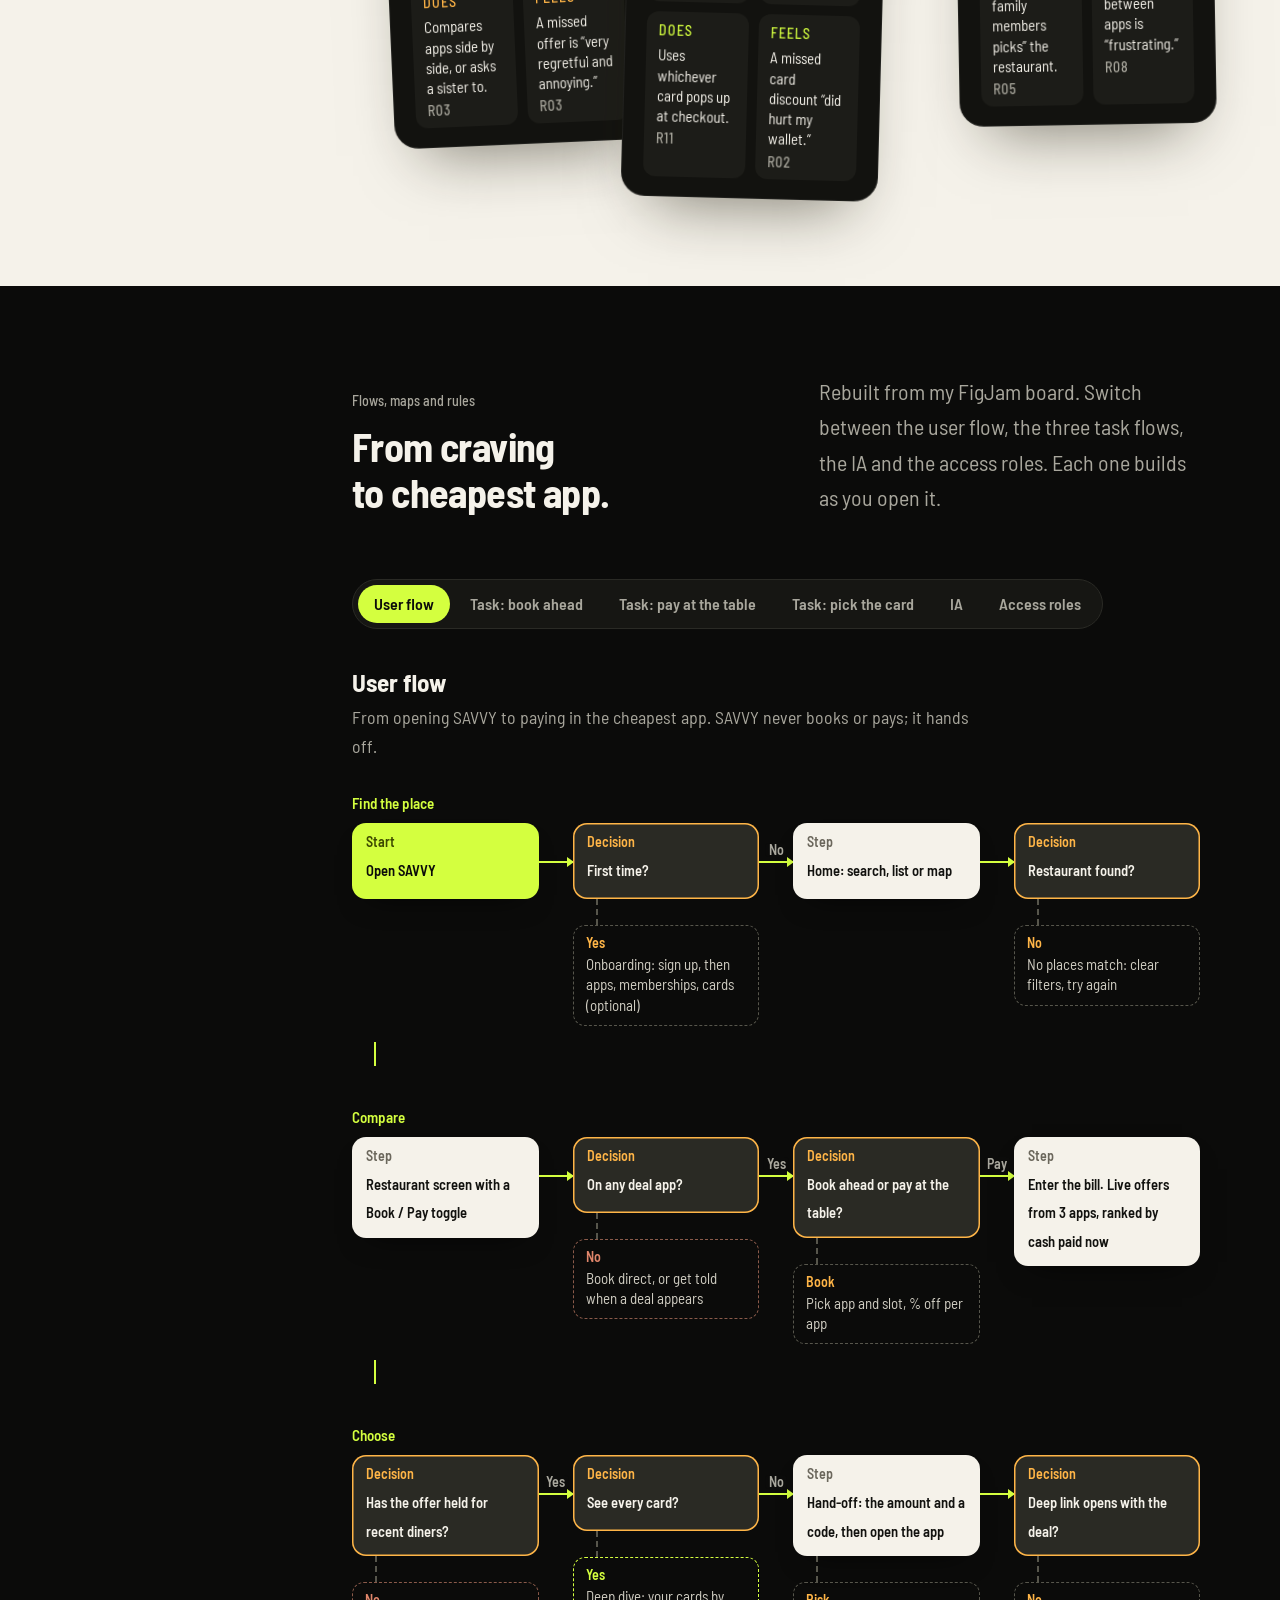
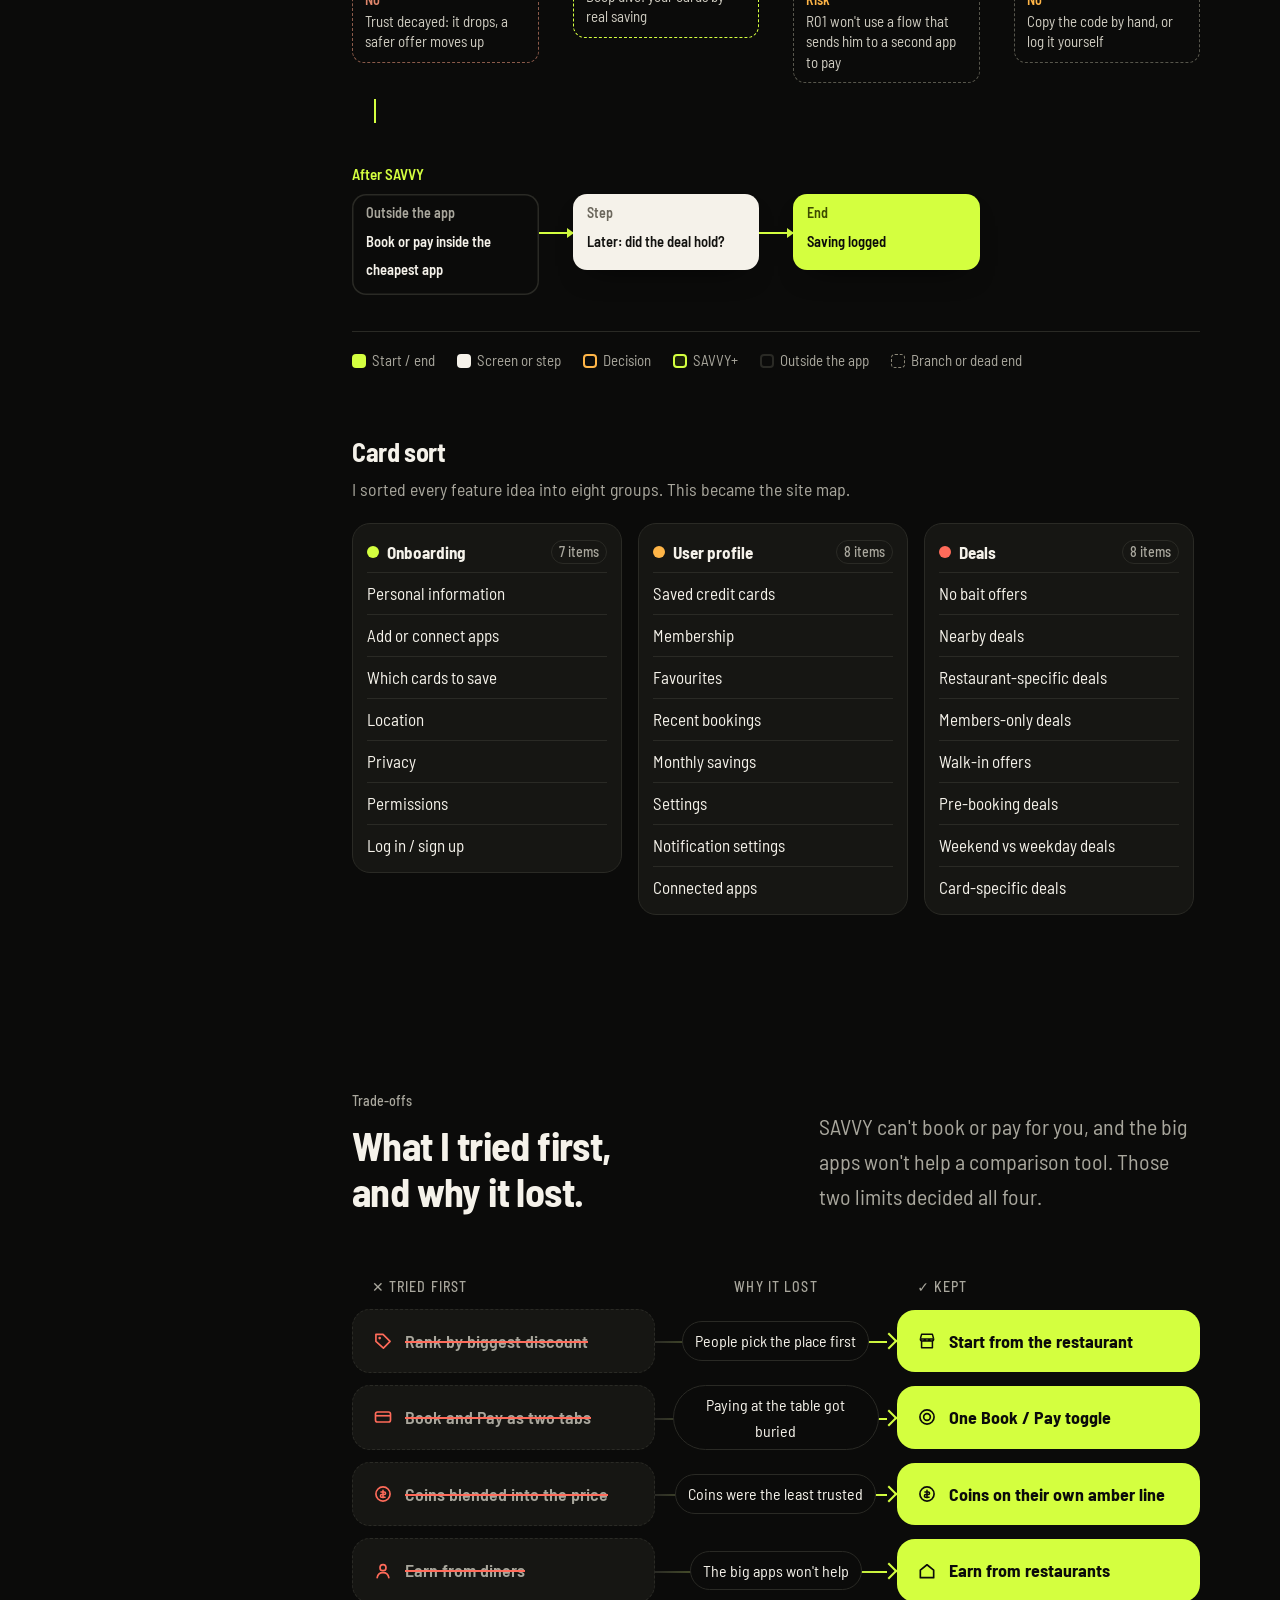
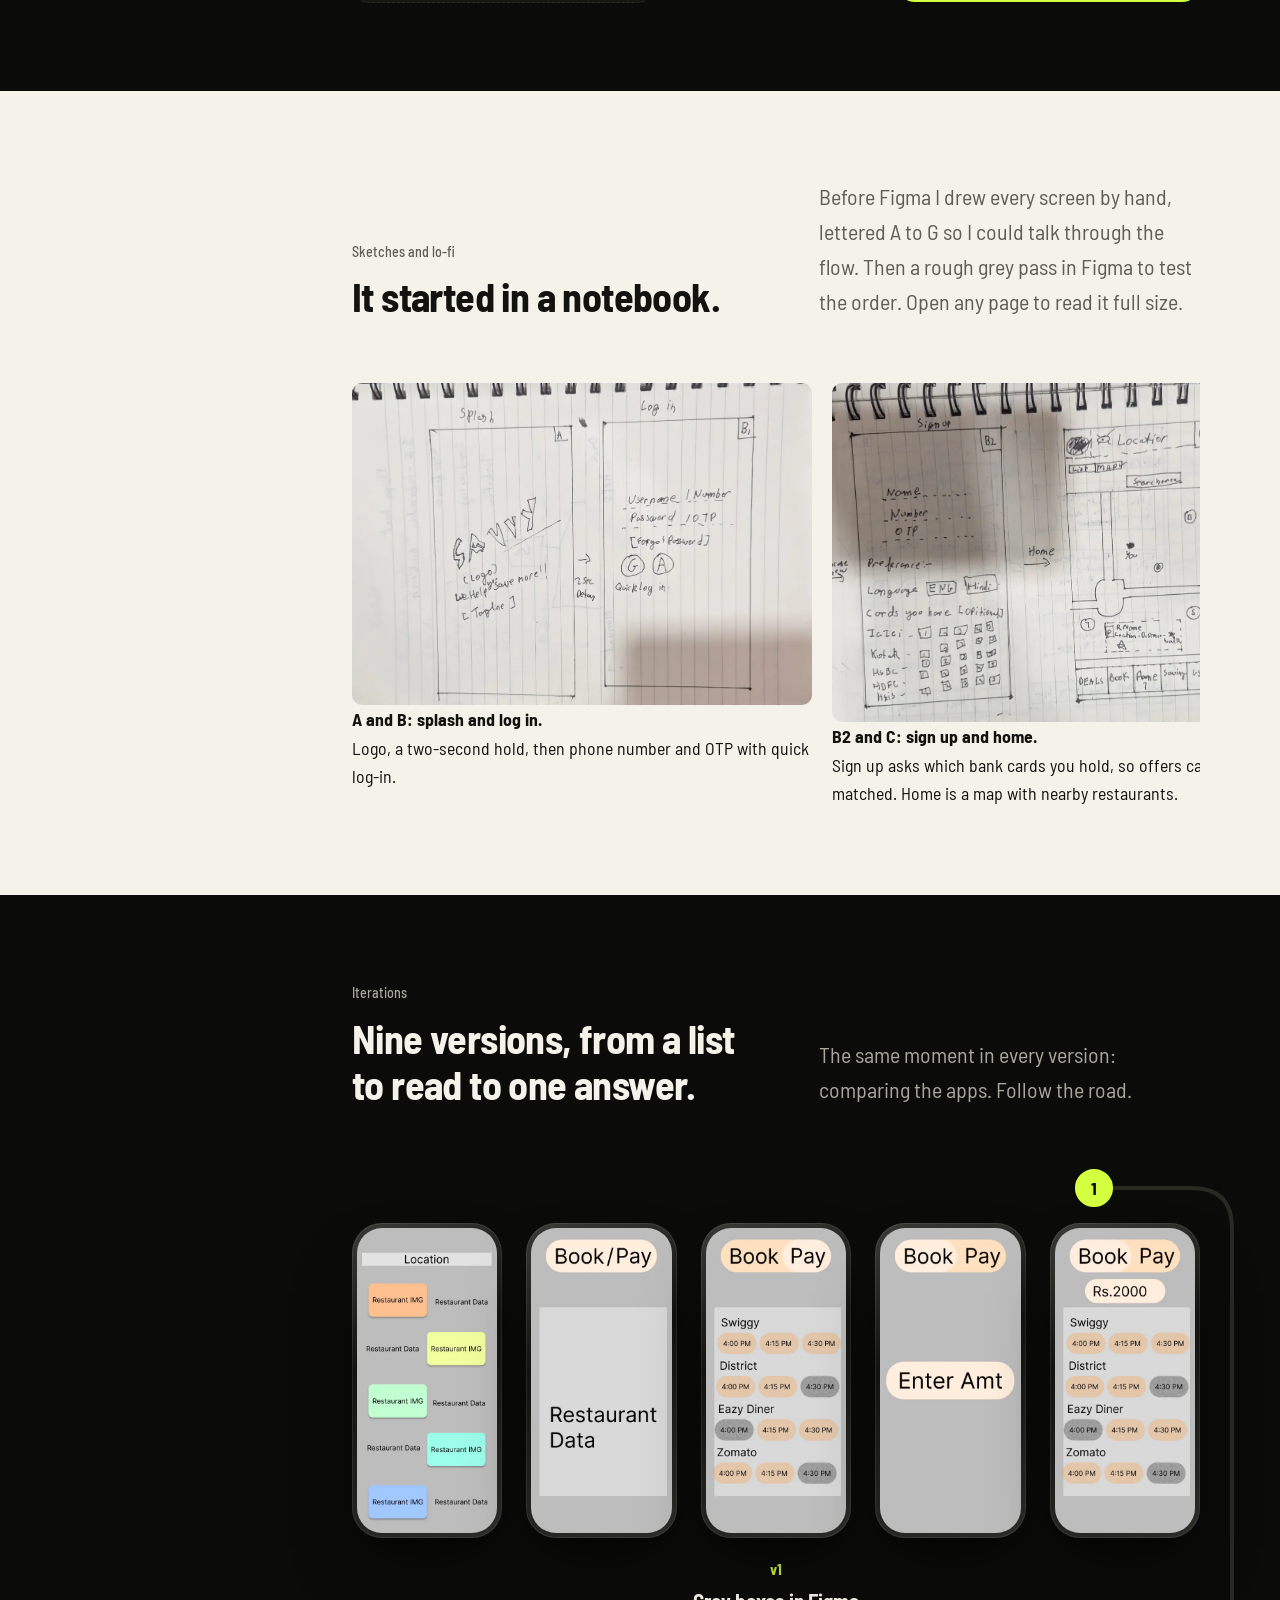
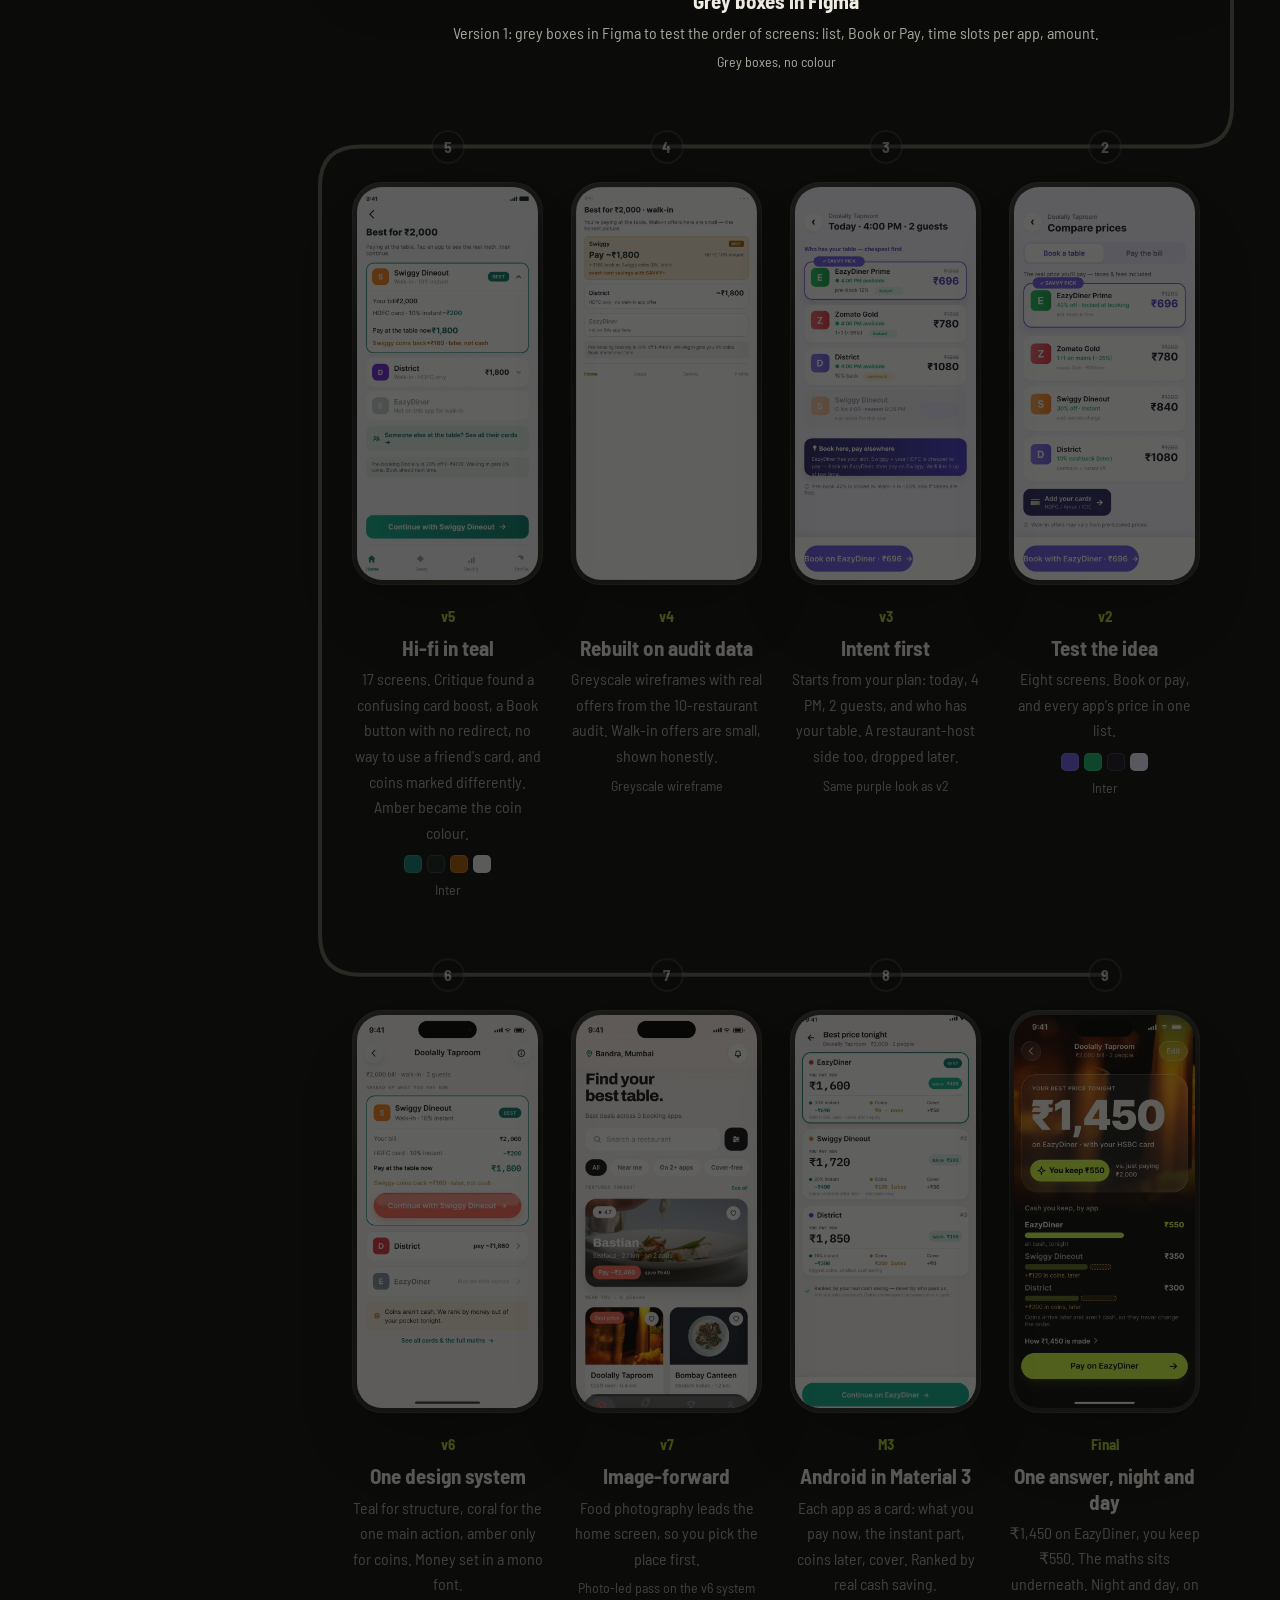
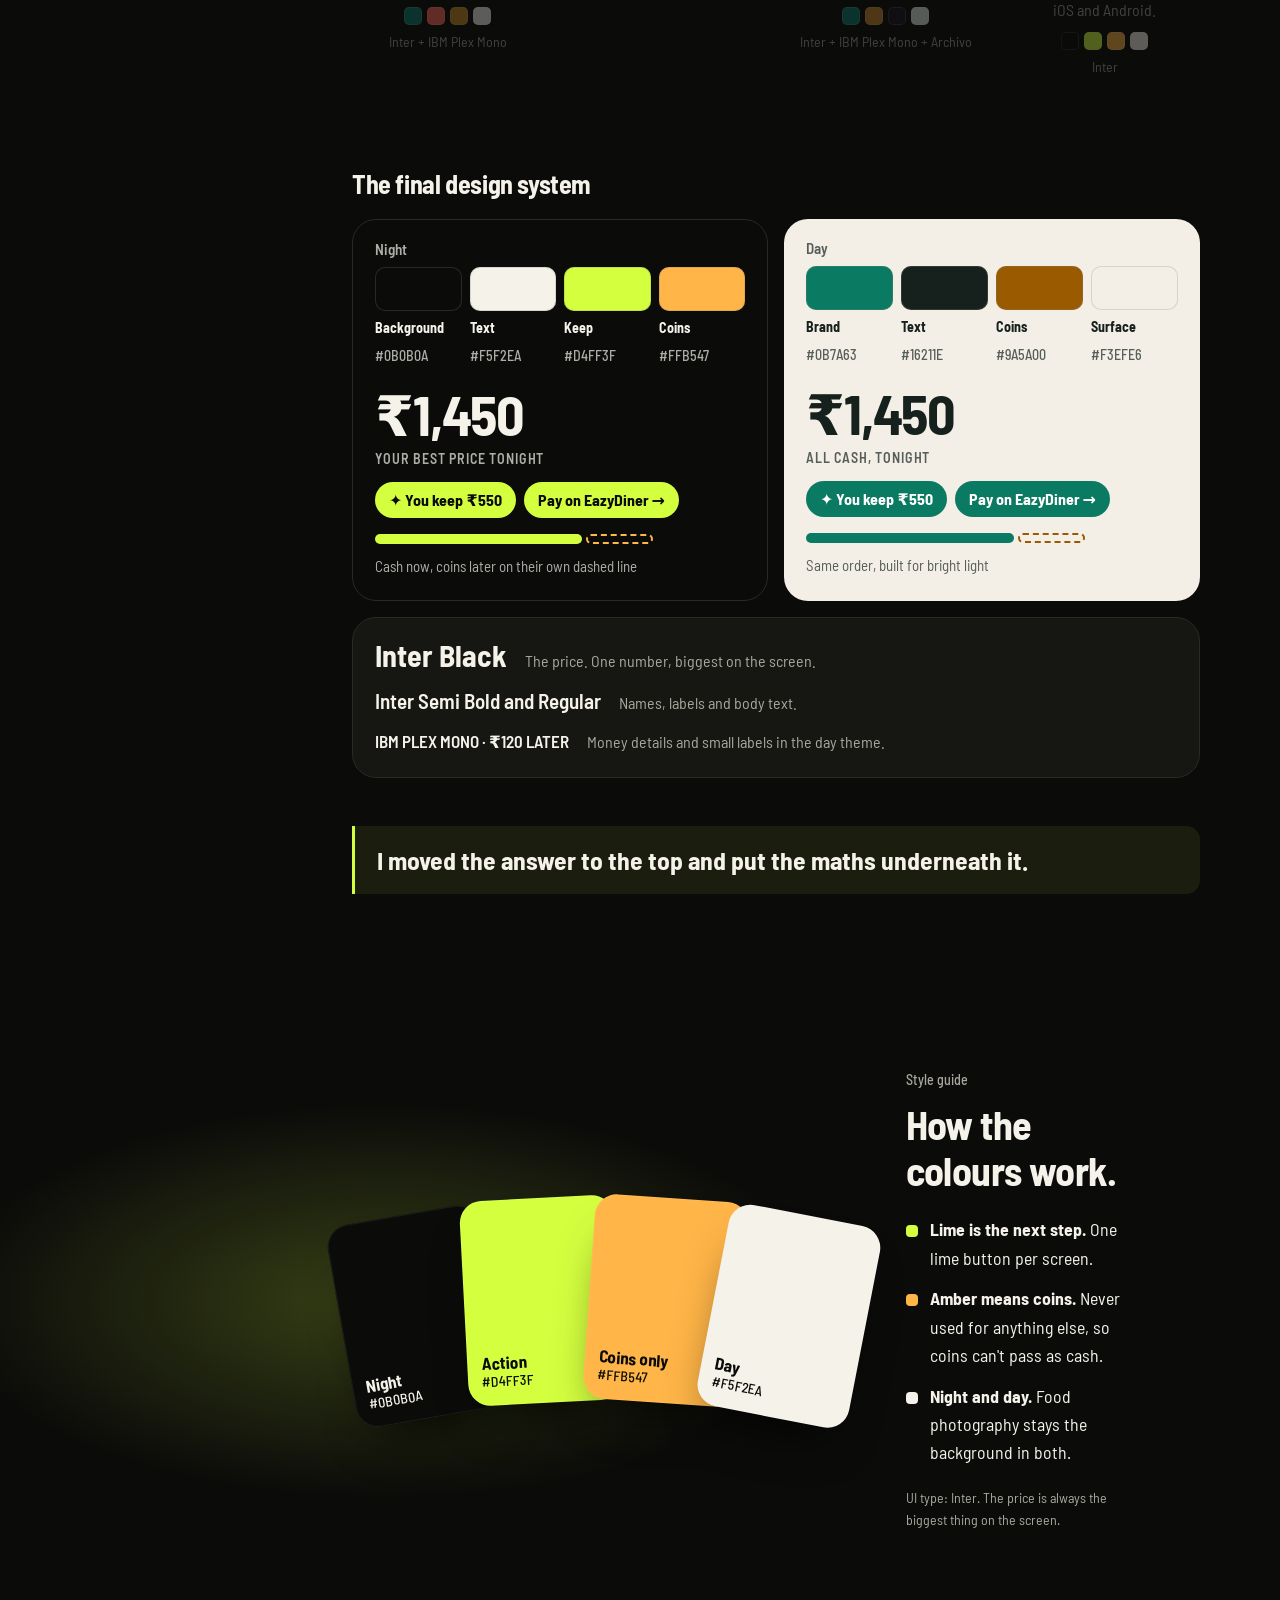
<file: savvy.html>
<!doctype html>
<html lang="en" class="no-js">
<head>
<script>try{var t=localStorage.getItem("aj-theme");if(t==="light"||t==="dark")document.documentElement.dataset.theme=t}catch(e){}</script>
<meta charset="utf-8">
<meta name="viewport" content="width=device-width, initial-scale=1">
<title>SAVVY, a UX case study by Akshat Jerath</title>
<meta name="description" content="SAVVY shows what a Mumbai meal will really cost across Swiggy Dineout, District and EazyDiner, then hands you to the cheapest app. Solo UX case study, Jun to Oct 2026.">
<link rel="icon" href="data:image/svg+xml,%3Csvg xmlns=%27http://www.w3.org/2000/svg%27 viewBox=%270 0 64 64%27%3E%3Ccircle cx=%2732%27 cy=%2732%27 r=%2730%27 fill=%27%230C0E11%27 stroke=%27%2325CA7F%27 stroke-width=%274%27/%3E%3Ctext x=%2732%27 y=%2741%27 font-family=%27Arial%27 font-weight=%27700%27 font-size=%2724%27 fill=%27%2325CA7F%27 text-anchor=%27middle%27%3EAJ%3C/text%3E%3C/svg%3E">
<meta name="theme-color" content="#0B0B0A">
<meta property="og:type" content="article">
<meta property="og:title" content="SAVVY: one honest answer to what dinner will cost">
<meta property="og:description" content="Solo UX case study by Akshat Jerath. 13 interviews, a 10-restaurant audit, iOS and Android, night and day.">
<meta property="og:image" content="https://akshatjerath.github.io/UX-Website/img/mock-tilt.webp">
<meta name="twitter:card" content="summary_large_image">
<link rel="preload" href="assets/fonts/barlow-semi-condensed-latin-800-normal.woff2" as="font" type="font/woff2" crossorigin>
<link rel="preload" href="assets/fonts/barlow-semi-condensed-latin-400-normal.woff2" as="font" type="font/woff2" crossorigin>
<link rel="stylesheet" href="base.css">
<link rel="stylesheet" href="case.css">
</head>
<body class="csp cs-savvy">
<a class="skip" href="#main">Skip to the case study</a>

<!-- Icons used on this page -->
<svg width="0" height="0" style="position:absolute" aria-hidden="true">
  <symbol id="i-person" viewBox="0 0 24 24"><circle cx="12" cy="7.5" r="4" fill="currentColor"/><path d="M4 21c0-4.4 3.6-7.5 8-7.5s8 3.1 8 7.5z" fill="currentColor"/></symbol>
  <symbol id="i-coin" viewBox="0 0 24 24"><circle cx="12" cy="12" r="8.5" fill="none" stroke="currentColor" stroke-width="2"/><path d="M12 7.5v9M9.5 9.5h4a1.6 1.6 0 0 1 0 3.2h-3a1.6 1.6 0 0 0 0 3.2h4" fill="none" stroke="currentColor" stroke-width="1.8" stroke-linecap="round"/></symbol>
  <symbol id="i-card" viewBox="0 0 24 24"><rect x="3" y="6" width="18" height="12" rx="2.5" fill="none" stroke="currentColor" stroke-width="2"/><path d="M3 10.5h18" stroke="currentColor" stroke-width="2"/></symbol>
  <symbol id="i-check" viewBox="0 0 24 24"><path d="M5 12.5l4.5 4.5L19 7.5" fill="none" stroke="currentColor" stroke-width="2.4" stroke-linecap="round" stroke-linejoin="round"/></symbol>
  <symbol id="i-q" viewBox="0 0 24 24"><path d="M9 9.2a3 3 0 1 1 4.2 2.8c-.8.4-1.2 1-1.2 1.9v.6" fill="none" stroke="currentColor" stroke-width="2.2" stroke-linecap="round"/><circle cx="12" cy="18" r="1.3" fill="currentColor"/></symbol>
  <symbol id="i-bulb" viewBox="0 0 24 24"><path d="M9 18h6M10 21h4M12 3a6 6 0 0 0-3.5 10.9c.6.5 1 1.2 1 2.1h5c0-.9.4-1.6 1-2.1A6 6 0 0 0 12 3z" fill="none" stroke="currentColor" stroke-width="2" stroke-linecap="round" stroke-linejoin="round"/></symbol>
  <symbol id="i-pin" viewBox="0 0 24 24"><path d="M12 21s7-6.2 7-11.5a7 7 0 0 0-14 0C5 14.8 12 21 12 21z" fill="none" stroke="currentColor" stroke-width="2"/><circle cx="12" cy="9.5" r="2.4" fill="currentColor"/></symbol>
  <symbol id="i-home" viewBox="0 0 24 24"><path d="M4 11l8-6.5 8 6.5V20H4z" fill="none" stroke="currentColor" stroke-width="2" stroke-linejoin="round"/></symbol>
  <symbol id="i-tag" viewBox="0 0 24 24"><path d="M3.5 12.5V4h8.5l8.5 8.5-8 8z" fill="none" stroke="currentColor" stroke-width="2" stroke-linejoin="round"/><circle cx="8" cy="8.5" r="1.6" fill="currentColor"/></symbol>
  <symbol id="i-plate" viewBox="0 0 24 24"><circle cx="12" cy="12" r="8.5" fill="none" stroke="currentColor" stroke-width="2"/><circle cx="12" cy="12" r="4" fill="none" stroke="currentColor" stroke-width="2"/></symbol>
  <symbol id="i-rupee" viewBox="0 0 24 24"><path d="M7 5h10M7 9h10M9 5c5 0 5 8 0 8H7l7 7" fill="none" stroke="currentColor" stroke-width="2" stroke-linecap="round" stroke-linejoin="round"/></symbol>
  <symbol id="i-user" viewBox="0 0 24 24"><circle cx="12" cy="8" r="3.6" fill="none" stroke="currentColor" stroke-width="2"/><path d="M5 20c.6-3.6 3.4-6 7-6s6.4 2.4 7 6" fill="none" stroke="currentColor" stroke-width="2" stroke-linecap="round"/></symbol>
  <symbol id="i-bell" viewBox="0 0 24 24"><path d="M6 16V11a6 6 0 0 1 12 0v5l1.5 2h-15zM10 20.5h4" fill="none" stroke="currentColor" stroke-width="2" stroke-linejoin="round" stroke-linecap="round"/></symbol>
  <symbol id="i-clock" viewBox="0 0 24 24"><circle cx="12" cy="12" r="8.5" fill="none" stroke="currentColor" stroke-width="2"/><path d="M12 7.5V12l3 2" fill="none" stroke="currentColor" stroke-width="2" stroke-linecap="round"/></symbol>
  <symbol id="i-start" viewBox="0 0 24 24"><path d="M8 5l11 7-11 7z" fill="currentColor"/></symbol>
  <symbol id="i-store" viewBox="0 0 24 24"><path d="M4 9.5L5.5 4h13L20 9.5M4 9.5h16M4 9.5c0 1.7 1.3 2.5 2.7 2.5S9.3 11.2 9.3 9.5c0 1.7 1.3 2.5 2.7 2.5s2.7-.8 2.7-2.5c0 1.7 1.3 2.5 2.6 2.5S20 11.2 20 9.5M5.5 12v8h13v-8" fill="none" stroke="currentColor" stroke-width="1.8" stroke-linejoin="round"/></symbol>
</svg>

<header class="island" id="island">
  <a class="who" href="index.html" aria-label="Akshat Jerath, home"><span class="av" aria-hidden="true">AJ</span></a>
  <nav aria-label="Main"><a href="index.html#work"><span aria-hidden="true">← </span>Work</a><a href="index.html#about">About</a><a class="cv" href="assets/Akshat_Jerath_CV.pdf" target="_blank" rel="noopener noreferrer">View CV</a><a href="index.html#contact">Contact</a></nav>
  <button type="button" class="theme" id="themeBtn" aria-label="Switch to day mode"><svg viewBox="0 0 24 24" width="18" height="18" aria-hidden="true"><g class="sun" fill="none" stroke="currentColor" stroke-width="2" stroke-linecap="round"><circle cx="12" cy="12" r="4"/><path d="M12 2v2M12 20v2M4.9 4.9l1.4 1.4M17.7 17.7l1.4 1.4M2 12h2M20 12h2M4.9 19.1l1.4-1.4M17.7 6.3l1.4-1.4"/></g><path class="moon" fill="currentColor" d="M20.5 14.2A8.5 8.5 0 0 1 9.8 3.5a8.5 8.5 0 1 0 10.7 10.7z"/></svg></button>
</header>

<main id="main">

<!-- 1. HERO: the product on the left, the name and the question on the right -->
<section class="cs-hero" aria-labelledby="t-hero">
  <div class="wrap hero2">
    <div class="stage" data-tilt>
      <div class="phone p1"><img src="img/savvy-n-tonight.webp" width="402" height="874" loading="lazy" alt="SAVVY on iOS, night theme: the Tonight screen, starting from a restaurant near you"></div>
      <div class="phone p2"><img src="img/savvy-n-answer.webp" width="402" height="874" alt="SAVVY answer screen: best price tonight ₹1,450 on EazyDiner with your HSBC card. You keep ₹550." fetchpriority="high"></div>
      <div class="phone and p3"><img src="img/savvy-and-n-answer.webp" width="412" height="917" loading="lazy" alt="The same answer screen on Android, in Material 3"></div>
      <div class="floor" aria-hidden="true"></div>
    </div>
    <div class="intro">
      <svg class="wordmark" data-stroke-text="SAVVY" aria-hidden="true"></svg>
      <h1 id="t-hero"><span class="sr">SAVVY: </span>What will dinner really cost? One honest answer, across every dine-out app.</h1>
      <dl class="hero-meta"><div><dt>Case study</dt><dd>UI/UX, solo</dd></div><div><dt>When</dt><dd>Jun to Oct 2026</dd></div><div><dt>Platforms</dt><dd>iOS + Android</dd></div></dl>
    </div>
  </div>
</section>

<!-- 2. OVERVIEW -->
<section aria-labelledby="t-ov" data-nav="Intro|Overview">
  <div class="wrap">
    <span class="eyebrow">Project overview</span>
    <div class="ov">
      <div>
        <h2 id="t-ov" class="sr">Project overview</h2>
        <p class="lead rv">SAVVY compares a restaurant's offers on Swiggy Dineout, District and EazyDiner, ranks them by the cash you pay tonight, then hands you to the cheapest app.</p>
        <blockquote class="rv">Mumbai diners need one honest answer to what a meal will really cost, across every dine-out app.</blockquote>
      </div>
      <div class="rv">
        <p class="dim">My part</p>
        <p style="margin-top:6px">Everything, on my own: interviews, surveys, the restaurant audit, flows, structure, nine design versions, iOS and Android.</p>
        <div class="tools"><span>Figma</span><span>FigJam</span><span>Miro</span><span>Google Forms</span><span>Excel</span><span>Jitter</span></div>
      </div>
    </div>
    <div class="facts rv">
      <div class="fact"><span>Role</span><b>End-to-end product and UX</b></div>
      <div class="fact"><span>Team</span><b>Solo</b></div>
      <div class="fact"><span>Timeline</span><b>Jun to Oct 2026</b></div>
      <div class="fact status"><span>Status</span><b>Concept. Not tested with users yet</b></div>
      <div class="fact fact-go"><span>Platform</span><div class="platform-links platform-pills"><a href="savvy-ios.html" data-magnet>See the iOS design <i aria-hidden="true">→</i></a><a href="savvy-android.html" data-magnet>See the Android design <i aria-hidden="true">→</i></a></div></div>
    </div>
  </div>
</section>

<!-- 2b. CONCEPT FILM: the moment SAVVY is for -->
<section style="padding-top:0" aria-labelledby="t-vid" data-nav="Intro|The film">
  <div class="wrap film">
    <div class="film-v rv">
      <video data-lazy muted loop playsinline controls preload="none" poster="img/savvy-film-poster.webp" aria-label="Concept film, seen from above: four friends finish dinner, the bill arrives, and one of them holds up SAVVY showing ₹1,450 as the best price.">
        <source src="img/savvy-film.webm" type="video/webm"><source src="img/savvy-film.mp4" type="video/mp4">
      </video>
    </div>
    <div class="film-t">
      <span class="eyebrow">The moment it's for</span>
      <h2 id="t-vid">Who pays least when the bill lands?</h2>
      <p class="sub">Four friends share one bill, and three apps each promise a deal. SAVVY has one job: the ten seconds after the bill arrives.</p>
      <p class="note">Concept film, made with AI. Sound is on the controls.</p>
    </div>
  </div>
</section>

<!-- 3. CONCEPT SHOT: the answer, with the pieces it replaces floating around it -->
<section class="glow" style="--gx:70%;--gy:50%" aria-labelledby="t-concept" data-nav="Intro|The idea">
  <div class="wrap concept">
    <div>
      <span class="eyebrow">The idea</span>
      <h2 id="t-concept" class="big">A single answer<br>instead of a list.</h2>
      <p class="sub">Every app shouts a different discount. SAVVY does the maths: offers, coins, card rules, then one price.</p>
      <p class="note">Numbers on this page's screens are a prototype example: a ₹2,000 bill for two at Doolally Taproom.</p>
    </div>
    <div class="scene" aria-hidden="true">
      <div class="phone"><img src="img/savvy-n-answer.webp" width="402" height="874" alt="" loading="lazy"></div>
      <div class="frag win f1"><span class="ic"><svg width="18" height="18"><use href="#i-check"/></svg></span><div>EazyDiner · ₹550 kept<small>Cash, tonight</small></div></div>
      <div class="frag coin f2"><span class="ic"><svg width="18" height="18"><use href="#i-coin"/></svg></span><div>Swiggy Dineout · ₹350<small>+₹120 in coins, later</small></div></div>
      <div class="frag f3"><span class="ic"><svg width="18" height="18"><use href="#i-card"/></svg></span><div>HSBC ••4417<small>The card that unlocks it</small></div></div>
      <div class="frag coin f4"><span class="ic"><svg width="18" height="18"><use href="#i-coin"/></svg></span><div>District · ₹300<small>+₹200 in coins, later</small></div></div>
    </div>
  </div>
</section>

<!-- 4. PROBLEM / SOLUTION -->
<section aria-labelledby="t-ps" data-nav="Intro|Problem">
  <div class="wrap">
    <div class="head"><span class="eyebrow">Problem and solution</span><h2 id="t-ps">The discount you see<br>hides the price you pay.</h2></div>
    <div class="ps">
      <figure class="berg rv">
        <svg class="berg-art" viewBox="0 0 400 480" aria-hidden="true">
          <defs><linearGradient id="deep" x1="0" y1="0" x2="0" y2="1"><stop offset="0" stop-color="#1E2A2A"/><stop offset="1" stop-color="#0B0B0A"/></linearGradient>
          <linearGradient id="ice" x1="0" y1="0" x2="0" y2="1"><stop offset="0" stop-color="#3B4A47"/><stop offset="1" stop-color="#16201F" stop-opacity=".2"/></linearGradient></defs>
          <rect x="0" y="118" width="400" height="362" fill="url(#deep)"/>
          <g class="rise">
            <polygon points="150,118 172,70 198,44 224,74 252,118" fill="#F5F2EA"/>
            <polygon points="118,118 284,118 334,196 316,300 262,404 200,466 138,394 86,286 74,190" fill="url(#ice)" stroke="#4E615D" stroke-width="1.5"/>
          </g>
          <path class="wave" d="M0 118 q10 -6 20 0 t20 0 t20 0 t20 0 t20 0 t20 0 t20 0 t20 0 t20 0 t20 0 t20 0 t20 0 t20 0 t20 0 t20 0 t20 0 t20 0 t20 0 t20 0 t20 0 t20 0 t20 0" fill="none" stroke="#7FB8B0" stroke-width="2"/>
        </svg>
        <span class="tip">50% off</span>
        <span class="lvl up">What the app shows</span><span class="lvl down">What decides the price</span>
        <ul class="hidden-costs">
          <li><svg width="20" height="20" aria-hidden="true"><use href="#i-coin"/></svg><span><b>Cashback comes later</b>Coins come later</span></li>
          <li><svg width="20" height="20" aria-hidden="true"><use href="#i-card"/></svg><span><b>One card unlocks it</b>The best deal needs one bank's card</span></li>
          <li><svg width="20" height="20" aria-hidden="true"><use href="#i-tag"/></svg><span><b>Menu marked up</b>Some apps raise in-app prices</span></li>
          <li><svg width="20" height="20" aria-hidden="true"><use href="#i-clock"/></svg><span><b>Cover charge, shown late</b>₹25 a person, where there was one</span></li>
        </ul>
        <figcaption>The discount sits above the water. Four things below it decide the real price. From my audit of 10 Mumbai restaurants.</figcaption>
      </figure>
      <div class="circles">
        <div class="circle pr rv"><span class="badge"><svg width="22" height="22"><use href="#i-q"/></svg></span><h3>Problem</h3><p>The same restaurant runs different deals on three or four apps. Coins, card rules and cover charges hide which one is actually cheapest.</p></div>
        <div class="circle so rv"><span class="badge"><svg width="22" height="22"><use href="#i-bulb"/></svg></span><h3>Solution</h3><p>Type the bill once. SAVVY ranks every app by the cash you pay tonight, then hands you to the cheapest. It never books or pays itself.</p></div>
      </div>
    </div>
  </div>
</section>

<!-- 5. PROCESS (light band) -->
<section class="band" aria-labelledby="t-proc" data-nav="Research|Process">
  <div class="wrap">
    <div class="head split">
      <div><span class="eyebrow">Design process</span><h2 id="t-proc">Nine versions<br>over five months.</h2></div>
      <div>
        <p class="sub">Research first, then structure, then a lot of redesigning until the answer sat at the top.</p>
        <div class="role-chips"><span><svg width="16" height="16"><use href="#i-user"/></svg>User research</span><span><svg width="16" height="16"><use href="#i-store"/></svg>Field audit</span><span><svg width="16" height="16"><use href="#i-tag"/></svg>UX structure</span><span><svg width="16" height="16"><use href="#i-plate"/></svg>UI and system</span></div>
      </div>
    </div>
    <div class="ends"><span>June</span><span>October</span></div>
    <div class="proc rv" data-stagger>
      <div class="st"><span class="dot">01</span><b>Research</b><span>13 interviews, 2 surveys, a 10-restaurant audit</span></div>
      <div class="st"><span class="dot">02</span><b>Synthesis</b><span>3 diner types</span></div>
      <div class="st"><span class="dot">03</span><b>Structure</b><span>Flows, IA, access roles</span></div>
      <div class="st"><span class="dot">04</span><b>v1 to v4</b><span>Lo-fi, idea test, audit wireframes</span></div>
      <div class="st"><span class="dot">05</span><b>v5 hi-fi</b><span>17 screens, then critique</span></div>
      <div class="st"><span class="dot">06</span><b>v6 to v7</b><span>One system, Android in M3</span></div>
      <div class="st"><span class="dot">07</span><b>Final</b><span>Night and day</span></div>
    </div>
  </div>
</section>

<!-- 6. RESEARCH AT A GLANCE (light band, infographics) -->
<section class="band" style="padding-top:0" aria-labelledby="t-res" data-nav="Research|Findings">
  <div class="wrap">
    <div class="head split">
      <div><span class="eyebrow">Research</span><h2 id="t-res">What I found.</h2></div>
      <p class="sub">Small, qualitative and Mumbai-only. These are patterns to design from. They aren't market statistics. I ran 13 interviews. Reactions were mixed, and the interviews showed how people really felt about offers and hidden charges, which the survey could not.</p>
    </div>
    <div class="rg">
      <div class="card dark c-people rv">
        <div class="k"><span data-count="8">8</span> <small>of 13</small></div>
        <p>people I interviewed distrusted coins as a saving. &quot;I find it very stupid and a scam.&quot;</p>
        <div class="dots" data-on="8" aria-hidden="true"></div>
        <span class="src">Semi-structured interviews · R01 to R13</span>
      </div>
      <div class="card lime c-rest rv">
        <div class="k"><span data-count="10">10</span> <small>of 10</small></div>
        <p>restaurants I audited were on two or more dine-out apps. 2.9 apps each, on average.</p>
        <div class="rest-grid" aria-hidden="true"><i></i><i></i><i></i><i></i><i></i><i></i><i></i><i></i><i></i><i></i></div>
        <span class="src">Field audit</span>
      </div>
      <div class="card c-cover rv">
        <div class="k" data-count="25" data-prefix="₹">₹25</div>
        <p>cover charge a person, where there was one, shown late in the flow.</p>
        <span class="src">Field audit</span>
      </div>
      <div class="card c-methods rv">
        <span class="eyebrow" style="margin:0">How I researched</span>
        <div class="methods">
          <div><b data-count="13">13</b><span>semi-structured interviews</span></div>
          <div><b data-count="2">2</b><span>surveys</span></div>
          <div><b data-count="10">10</b><span>restaurants audited in person</span></div>
          <div><b>1</b><span>competitor audit of the dine-out apps</span></div>
        </div>
      </div>
    </div>
    <p class="note" data-draft>Add: who the 13 were and how you found them (age range, students or working, how they were recruited), and how many people answered each survey.</p>
  </div>
</section>

<!-- 7. HEARD → BUILT (insight track) -->
<section aria-labelledby="t-ins" data-nav="Research|Rules">
  <div class="wrap">
    <div class="head split">
      <div><span class="eyebrow">From research to rules</span><h2 id="t-ins">What diners told me,<br>and the rules I took from it.</h2></div>
      <p class="sub">Each rule traces back to what people said or did.</p>
    </div>
    <div class="track" data-ins>
      <div class="track-h" aria-hidden="true"><span class="th th-l">What I heard</span>
        <svg class="hs" viewBox="0 0 260 130" aria-hidden="true" focusable="false"><g>
          <g class="hs-r"><rect class="cuff" x="232" y="14" width="28" height="86"/><path class="skin" d="M232 26 L172 24 Q146 26 128 44 Q118 54 130 58 Q150 54 166 70 L184 88 L200 98 L232 98 Z"/><g class="skin"><rect x="66" y="92" width="30" height="15" rx="7.5" transform="rotate(48 81 100)"/><rect x="78" y="102" width="30" height="15" rx="7.5" transform="rotate(48 93 110)"/><rect x="90" y="111" width="30" height="15" rx="7.5" transform="rotate(48 105 119)"/></g></g>
          <g class="hs-l"><rect class="cuff" x="0" y="14" width="28" height="86"/><path class="skin" d="M28 26 L88 38 Q104 42 114 50 L168 82 Q178 92 168 98 Q160 102 154 96 Q152 106 142 106 Q136 110 130 102 Q124 110 114 104 L98 98 L28 98 Z"/></g>
        </g></svg>
        <span class="th th-r">The rule I took from it</span></div>
      <div class="ins" style="--i:0"><div class="heard"><small>Heard</small><b>Coins aren't cash.</b><q>I find it very stupid and a scam.</q></div><span class="n"><i>1</i></span><div class="did"><small>So I</small><button type="button" class="rule" aria-expanded="false" aria-controls="why1"><b>Rank by the cash you pay tonight.</b></button><div class="more" id="why1"><div><p>Coins get their own amber line and never decide the order.</p></div></div></div></div>
      <div class="ins" style="--i:1"><div class="heard"><small>Heard</small><b>The place comes first.</b><p>A craving, family, friends or a reel picks the place.</p></div><span class="n"><i>2</i></span><div class="did"><small>So I</small><button type="button" class="rule" aria-expanded="false" aria-controls="why2"><b>Start from the restaurant.</b></button><div class="more" id="why2"><div><p>Home is a restaurant search. Deals is a second tab.</p></div></div></div></div>
      <div class="ins" style="--i:2"><div class="heard"><small>Heard</small><b>It falls apart at the bill.</b><q>If I have no option, I will pay the bill.</q></div><span class="n"><i>3</i></span><div class="did"><small>So I</small><button type="button" class="rule" aria-expanded="false" aria-controls="why3"><b>Put Book and Pay on one toggle.</b></button><div class="more" id="why3"><div><p>At the table: one bill in, one answer out.</p></div></div></div></div>
      <div class="ins" style="--i:3"><div class="heard"><small>Heard</small><b>Cards don't fit everyone.</b><p>Several people pay by UPI, cash or a parent's card.</p></div><span class="n"><i>4</i></span><div class="did"><small>So I</small><button type="button" class="rule" aria-expanded="false" aria-controls="why4"><b>Let cards inform, never gate.</b></button><div class="more" id="why4"><div><p>No card? The &quot;No card&quot; price is the answer.</p></div></div></div></div>
    </div>
  </div>
</section>

<!-- 8. DINER TYPES (light band, quadrant) -->
<section class="band" aria-labelledby="t-types" data-nav="Research|Diner types">
  <div class="wrap">
    <div class="head split">
      <div><span class="eyebrow">Who it's for</span><h2 id="t-types">Three diner types.</h2></div>
      <p class="sub">The interviews split on two things: whether someone carries a credit card, and how much effort they put into finding a deal. Here they are, each with a line from their interview.</p>
    </div>
    <div class="idwall">
      <article class="idc idc-rc">
        <span class="clip" aria-hidden="true"></span>
        <div class="in">
          <header><span>SAVVY · Diner ID</span><span>No. 01</span></header>
          <div class="ph"><span aria-hidden="true">RC</span></div>
          <h3>Reluctant Comparer</h3>
          <p class="role">No credit card, but puts in the effort to find a deal.</p>
          <dl><div><dt>Credit card</dt><dd>No card of their own</dd></div><div><dt>Deal effort</dt><dd>High</dd></div></dl>
          <q>it feels like I've been misdirected.</q>
          <div class="idq4"><div class="idq"><h4>Says</h4><p>“I find it very stupid and a scam.”</p><small>R01</small></div><div class="idq"><h4>Thinks</h4><p>Deal hunting is smart “as long as it does not consume you.”</p><small>R01</small></div><div class="idq"><h4>Does</h4><p>Compares apps side by side, or asks a sister to.</p><small>R03</small></div><div class="idq"><h4>Feels</h4><p>A missed offer is “very regretful and annoying.”</p><small>R03</small></div></div>
        </div>
      </article>
      <article class="idc idc-pc">
        <span class="clip" aria-hidden="true"></span>
        <div class="in">
          <header><span>SAVVY · Diner ID</span><span>No. 02</span></header>
          <div class="ph"><span aria-hidden="true">PC</span></div>
          <h3>Passive Card Holder</h3>
          <p class="role">Has cards, but thinks about them late, at checkout.</p>
          <dl><div><dt>Credit card</dt><dd>Has a credit card</dd></div><div><dt>Deal effort</dt><dd>Low</dd></div></dl>
          <q>All the money still leaves my own pocket, so what was the benefit of the discount?</q>
          <div class="idq4"><div class="idq"><h4>Says</h4><p>“I'd rather prefer it being in my own wallet.”</p><small>R02</small></div><div class="idq"><h4>Thinks</h4><p>“If I don't check all, I'll end up paying more.”</p><small>R11</small></div><div class="idq"><h4>Does</h4><p>Uses whichever card pops up at checkout.</p><small>R11</small></div><div class="idq"><h4>Feels</h4><p>A missed card discount “did hurt my wallet.”</p><small>R02</small></div></div>
        </div>
      </article>
      <article class="idc idc-jp">
        <span class="clip" aria-hidden="true"></span>
        <div class="in">
          <header><span>SAVVY · Diner ID</span><span>No. 03</span></header>
          <div class="ph"><span aria-hidden="true">JP</span></div>
          <h3>Just-Pay Pragmatist</h3>
          <p class="role">Low effort. Someone else usually picks the place.</p>
          <dl><div><dt>Credit card</dt><dd>No card of their own</dd></div><div><dt>Deal effort</dt><dd>Low</dd></div></dl>
          <q>If I have no option, I will pay the bill.</q>
          <div class="idq4"><div class="idq"><h4>Says</h4><p>“I just see menu card and order the food.”</p><small>R06</small></div><div class="idq"><h4>Thinks</h4><p>“I don't mind whatever I get, I will be happy.”</p><small>R06</small></div><div class="idq"><h4>Does</h4><p>“One of the family members picks” the restaurant.</p><small>R05</small></div><div class="idq"><h4>Feels</h4><p>Switching between apps is “frustrating.”</p><small>R08</small></div></div>
        </div>
      </article>
    </div>
  </div>
</section>

<!-- 9. RESEARCH ARTEFACTS: one filter bar, every flow and map -->
<section aria-labelledby="t-flow" data-nav="Structure|Flows and maps">
  <div class="wrap">
    <div class="head split">
      <div><span class="eyebrow">Flows, maps and rules</span><h2 id="t-flow">From craving<br>to cheapest app.</h2></div>
      <p class="sub">Rebuilt from my FigJam board. Switch between the user flow, the three task flows, the IA and the access roles. Each one builds as you open it.</p>
    </div>
    <div class="research" data-research="savvy-user savvy-task1 savvy-task2 savvy-task3 savvy-map savvy-access"></div>
    <h3 class="cs-h">Card sort</h3>
    <p class="cs-p">I sorted every feature idea into eight groups. This became the site map.</p>
    <div class="marq cs-marq" role="region" aria-label="Card sort, eight groups. Hover to pause." tabindex="0"><div class="marq-track">
      <div class="marq-set">
      <div class="cs-col" style="--c:#D4FF3F"><h4><i aria-hidden="true"></i>Onboarding<span class="cs-n">7 items</span></h4><ul><li>Personal information</li><li>Add or connect apps</li><li>Which cards to save</li><li>Location</li><li>Privacy</li><li>Permissions</li><li>Log in / sign up</li></ul></div>
      <div class="cs-col" style="--c:#FFB547"><h4><i aria-hidden="true"></i>User profile<span class="cs-n">8 items</span></h4><ul><li>Saved credit cards</li><li>Membership</li><li>Favourites</li><li>Recent bookings</li><li>Monthly savings</li><li>Settings</li><li>Notification settings</li><li>Connected apps</li></ul></div>
      <div class="cs-col" style="--c:#FF6B5A"><h4><i aria-hidden="true"></i>Deals<span class="cs-n">8 items</span></h4><ul><li>No bait offers</li><li>Nearby deals</li><li>Restaurant-specific deals</li><li>Members-only deals</li><li>Walk-in offers</li><li>Pre-booking deals</li><li>Weekend vs weekday deals</li><li>Card-specific deals</li></ul></div>
      <div class="cs-col" style="--c:#6C5CE7"><h4><i aria-hidden="true"></i>Comparison<span class="cs-n">5 items</span></h4><ul><li>Side-by-side deal comparison</li><li>Best platform deal</li><li>Redirect to the chosen app</li><li>No hidden charges, only the final price</li><li>Book and pay in one place</li></ul></div>
      <div class="cs-col" style="--c:#12B76A"><h4><i aria-hidden="true"></i>Savings<span class="cs-n">7 items</span></h4><ul><li>Instant discount</li><li>Cashback</li><li>App coins</li><li>Minimum bill amount</li><li>Cover charges</li><li>Hidden fees</li><li>Members-only coupon codes</li></ul></div>
      <div class="cs-col" style="--c:#7FB8B0"><h4><i aria-hidden="true"></i>Booking<span class="cs-n">8 items</span></h4><ul><li>Time slots</li><li>Number of guests</li><li>Modify booking</li><li>Cancel booking</li><li>Current location</li><li>Pre-booking confirmation</li><li>Slot availability / sold out</li><li>Book through each app</li></ul></div>
      <div class="cs-col" style="--c:#F5F2EA"><h4><i aria-hidden="true"></i>Payment<span class="cs-n">8 items</span></h4><ul><li>Members-only offers</li><li>Credit card offers</li><li>Debit card offers</li><li>UPI cashback</li><li>Cash</li><li>Wallet balance</li><li>Bank discounts</li><li>Scratch cards</li></ul></div>
      <div class="cs-col" style="--c:#0C7C6D"><h4><i aria-hidden="true"></i>Checkout<span class="cs-n">8 items</span></h4><ul><li>Payment confirmation</li><li>Rating</li><li>Receipt</li><li>Savings summary</li><li>Cashback and reward tracking</li><li>Post-meal feedback</li><li>Suggestions</li><li>Booking confirmation</li></ul></div>
      </div>
      <div class="marq-set" aria-hidden="true">
      <div class="cs-col" style="--c:#D4FF3F"><h4><i aria-hidden="true"></i>Onboarding<span class="cs-n">7 items</span></h4><ul><li>Personal information</li><li>Add or connect apps</li><li>Which cards to save</li><li>Location</li><li>Privacy</li><li>Permissions</li><li>Log in / sign up</li></ul></div>
      <div class="cs-col" style="--c:#FFB547"><h4><i aria-hidden="true"></i>User profile<span class="cs-n">8 items</span></h4><ul><li>Saved credit cards</li><li>Membership</li><li>Favourites</li><li>Recent bookings</li><li>Monthly savings</li><li>Settings</li><li>Notification settings</li><li>Connected apps</li></ul></div>
      <div class="cs-col" style="--c:#FF6B5A"><h4><i aria-hidden="true"></i>Deals<span class="cs-n">8 items</span></h4><ul><li>No bait offers</li><li>Nearby deals</li><li>Restaurant-specific deals</li><li>Members-only deals</li><li>Walk-in offers</li><li>Pre-booking deals</li><li>Weekend vs weekday deals</li><li>Card-specific deals</li></ul></div>
      <div class="cs-col" style="--c:#6C5CE7"><h4><i aria-hidden="true"></i>Comparison<span class="cs-n">5 items</span></h4><ul><li>Side-by-side deal comparison</li><li>Best platform deal</li><li>Redirect to the chosen app</li><li>No hidden charges, only the final price</li><li>Book and pay in one place</li></ul></div>
      <div class="cs-col" style="--c:#12B76A"><h4><i aria-hidden="true"></i>Savings<span class="cs-n">7 items</span></h4><ul><li>Instant discount</li><li>Cashback</li><li>App coins</li><li>Minimum bill amount</li><li>Cover charges</li><li>Hidden fees</li><li>Members-only coupon codes</li></ul></div>
      <div class="cs-col" style="--c:#7FB8B0"><h4><i aria-hidden="true"></i>Booking<span class="cs-n">8 items</span></h4><ul><li>Time slots</li><li>Number of guests</li><li>Modify booking</li><li>Cancel booking</li><li>Current location</li><li>Pre-booking confirmation</li><li>Slot availability / sold out</li><li>Book through each app</li></ul></div>
      <div class="cs-col" style="--c:#F5F2EA"><h4><i aria-hidden="true"></i>Payment<span class="cs-n">8 items</span></h4><ul><li>Members-only offers</li><li>Credit card offers</li><li>Debit card offers</li><li>UPI cashback</li><li>Cash</li><li>Wallet balance</li><li>Bank discounts</li><li>Scratch cards</li></ul></div>
      <div class="cs-col" style="--c:#0C7C6D"><h4><i aria-hidden="true"></i>Checkout<span class="cs-n">8 items</span></h4><ul><li>Payment confirmation</li><li>Rating</li><li>Receipt</li><li>Savings summary</li><li>Cashback and reward tracking</li><li>Post-meal feedback</li><li>Suggestions</li><li>Booking confirmation</li></ul></div>
      </div>
    </div></div>
  </div>
</section>

<!-- 11. OPTIONS DROPPED -->
<section aria-labelledby="t-dk" data-nav="Structure|Trade-offs">
  <div class="wrap">
    <div class="head split">
      <div><span class="eyebrow">Trade-offs</span><h2 id="t-dk">What I tried first,<br>and why it lost.</h2></div>
      <p class="sub">SAVVY can't book or pay for you, and the big apps won't help a comparison tool. Those two limits decided all four.</p>
    </div>
    <div class="tof">
      <div class="tof-h" aria-hidden="true"><span>✕ Tried first</span><span>Why it lost</span><span>✓ Kept</span></div>
      <div class="tof-r rv"><p class="tof-no"><svg width="20" height="20" aria-hidden="true"><use href="#i-tag"/></svg><s>Rank by biggest discount</s></p><p class="tof-why"><span class="tw"><span class="sr">Why it lost: </span>People pick the place first</span></p><p class="tof-yes"><svg width="20" height="20" aria-hidden="true"><use href="#i-store"/></svg><b>Start from the restaurant</b></p></div>
      <div class="tof-r rv"><p class="tof-no"><svg width="20" height="20" aria-hidden="true"><use href="#i-card"/></svg><s>Book and Pay as two tabs</s></p><p class="tof-why"><span class="tw"><span class="sr">Why it lost: </span>Paying at the table got buried</span></p><p class="tof-yes"><svg width="20" height="20" aria-hidden="true"><use href="#i-plate"/></svg><b>One Book / Pay toggle</b></p></div>
      <div class="tof-r rv"><p class="tof-no"><svg width="20" height="20" aria-hidden="true"><use href="#i-coin"/></svg><s>Coins blended into the price</s></p><p class="tof-why"><span class="tw"><span class="sr">Why it lost: </span>Coins were the least trusted</span></p><p class="tof-yes"><svg width="20" height="20" aria-hidden="true"><use href="#i-coin"/></svg><b>Coins on their own amber line</b></p></div>
      <div class="tof-r rv"><p class="tof-no"><svg width="20" height="20" aria-hidden="true"><use href="#i-user"/></svg><s>Earn from diners</s></p><p class="tof-why"><span class="tw"><span class="sr">Why it lost: </span>The big apps won't help</span></p><p class="tof-yes"><svg width="20" height="20" aria-hidden="true"><use href="#i-home"/></svg><b>Earn from restaurants</b></p></div>
    </div>
  </div>
</section>

<!-- 11b. ON PAPER: sketches and lo-fi before the iterations -->
<section class="band" aria-labelledby="t-paper" data-nav="Design|On paper">
  <div class="wrap">
    <div class="head split">
      <div><span class="eyebrow">Sketches and lo-fi</span><h2 id="t-paper">It started in a notebook.</h2></div>
      <p class="sub">Before Figma I drew every screen by hand, lettered A to G so I could talk through the flow. Then a rough grey pass in Figma to test the order. Open any page to read it full size.</p>
    </div>
    <div class="marq" role="region" aria-label="Notebook sketches" tabindex="0">
      <div class="marq-track">
        <div class="marq-set"><figure><a href="img/savvy-sketch-splash-login.webp" target="_blank" rel="noopener noreferrer"><img src="img/savvy-sketch-splash-login.webp" width="1165" height="815" loading="lazy" alt="Notebook sketch of two phone screens: a SAVVY splash screen and a log-in screen with number, OTP and quick log-in buttons."></a><figcaption><b>A and B: splash and log in.</b>Logo, a two-second hold, then phone number and OTP with quick log-in.</figcaption></figure><figure><a href="img/savvy-sketch-signup-home.webp" target="_blank" rel="noopener noreferrer"><img src="img/savvy-sketch-signup-home.webp" width="1195" height="880" loading="lazy" alt="Notebook sketch: a sign-up screen with language choice and a grid of bank cards, and a home screen with a map, list and map toggle and a bottom tab bar."></a><figcaption><b>B2 and C: sign up and home.</b>Sign up asks which bank cards you hold, so offers can be matched. Home is a map with nearby restaurants.</figcaption></figure><figure><a href="img/savvy-sketch-compare.webp" target="_blank" rel="noopener noreferrer"><img src="img/savvy-sketch-compare.webp" width="1040" height="670" loading="lazy" alt="Notebook sketch of three screens: prices from Eazy Diner, Zomato, District and Swiggy for one booking, a feedback question asking if the offer was applied, and an enter-amount screen with offers per app."></a><figcaption><b>E, F and G: compare, check, enter amount.</b>The same table at four app prices, a "did you get the offer?" check after the meal, and a bill amount screen.</figcaption></figure></div>
        <div class="marq-set" aria-hidden="true"><figure><a tabindex="-1" href="img/savvy-sketch-splash-login.webp" target="_blank" rel="noopener noreferrer"><img src="img/savvy-sketch-splash-login.webp" width="1165" height="815" loading="lazy" alt="Notebook sketch of two phone screens: a SAVVY splash screen and a log-in screen with number, OTP and quick log-in buttons."></a><figcaption><b>A and B: splash and log in.</b>Logo, a two-second hold, then phone number and OTP with quick log-in.</figcaption></figure><figure><a tabindex="-1" href="img/savvy-sketch-signup-home.webp" target="_blank" rel="noopener noreferrer"><img src="img/savvy-sketch-signup-home.webp" width="1195" height="880" loading="lazy" alt="Notebook sketch: a sign-up screen with language choice and a grid of bank cards, and a home screen with a map, list and map toggle and a bottom tab bar."></a><figcaption><b>B2 and C: sign up and home.</b>Sign up asks which bank cards you hold, so offers can be matched. Home is a map with nearby restaurants.</figcaption></figure><figure><a tabindex="-1" href="img/savvy-sketch-compare.webp" target="_blank" rel="noopener noreferrer"><img src="img/savvy-sketch-compare.webp" width="1040" height="670" loading="lazy" alt="Notebook sketch of three screens: prices from Eazy Diner, Zomato, District and Swiggy for one booking, a feedback question asking if the offer was applied, and an enter-amount screen with offers per app."></a><figcaption><b>E, F and G: compare, check, enter amount.</b>The same table at four app prices, a "did you get the offer?" check after the meal, and a bill amount screen.</figcaption></figure></div>
      </div>
    </div>
  </div>
</section>

<!-- 12. ITERATIONS: a snake roadmap, then the design system it arrived at -->
<section aria-labelledby="t-it" data-nav="Design|Iterations">
  <div class="wrap">
    <div class="head split">
      <div><span class="eyebrow">Iterations</span><h2 id="t-it">Nine versions, from a list to read to one answer.</h2></div>
      <p class="sub">The same moment in every version: comparing the apps. Follow the road.</p>
    </div>
    <div class="snake" data-snake></div>
    <h3 class="ds-h">The final design system</h3>
    <div data-system></div>
    <p class="take">I moved the answer to the top and put the maths underneath it.</p>
  </div>
</section>

<!-- 13. STYLE GUIDE -->
<section class="glow" style="--gx:30%;--gy:50%" aria-labelledby="t-sg" data-nav="Design|Style guide">
  <div class="wrap sg">
    <div class="chips" aria-hidden="true">
      <div class="chip" style="background:#0B0B0A;color:#F5F2EA"><b>Night</b>#0B0B0A</div>
      <div class="chip" style="background:#D4FF3F;color:#0B0B0A"><b>Action</b>#D4FF3F</div>
      <div class="chip" style="background:#FFB547;color:#0B0B0A"><b>Coins only</b>#FFB547</div>
      <div class="chip" style="background:#F5F2EA;color:#0B0B0A"><b>Day</b>#F5F2EA</div>
    </div>
    <div>
      <span class="eyebrow">Style guide</span>
      <h2 id="t-sg">How the colours work.</h2>
      <div class="rules">
        <div><i style="background:#D4FF3F"></i><p><b>Lime is the next step.</b> One lime button per screen.</p></div>
        <div><i style="background:#FFB547"></i><p><b>Amber means coins.</b> Never used for anything else, so coins can't pass as cash.</p></div>
        <div><i style="background:#F5F2EA"></i><p><b>Night and day.</b> Food photography stays the background in both.</p></div>
      </div>
      <p class="note">UI type: Inter. The price is always the biggest thing on the screen.</p>
    </div>
  </div>
</section>

<section class="glow" style="padding-top:0;--gx:30%" aria-labelledby="t-ans" data-nav="Design|The answer">
  <div class="wrap">
    <h2 id="t-ans" class="sr">The answer screen</h2>
    <div data-spot></div>
  </div>
</section>

<!-- 19. WHAT'S NEXT -->
<section aria-labelledby="t-next" data-nav="Next|Test plan">
  <div class="wrap">
    <div class="head split">
      <div><span class="eyebrow">Status and next step</span><h2 id="t-next">I haven't tested it yet,<br>so here is my plan.</h2></div>
      <p class="sub">The design follows from research, but nobody has used it yet. The ₹550 on these screens is a made-up example from the prototype.</p>
    </div>
    <div class="plan">
      <div class="task rv">
        <span class="eyebrow">The task I'll give people</span>
        <q>You have a ₹2,000 bill at a restaurant you know. Which option costs you least tonight, and why?</q>
        <div class="measure"><span>Did they finish?</span><span>Critical errors</span><span>Time taken</span><span>How sure they felt</span><span>What they misread</span></div>
      </div>
      <div class="rv">
        <h3>Still to prove</h3>
        <ul class="ticks2" style="margin-top:16px">
          <li>Night theme against day theme</li>
          <li>Does one Book / Pay toggle help, or hide two different jobs?</li>
          <li>How often people don't show up for a booking</li>
          <li>Whether anyone wants a membership</li>
        </ul>
      </div>
      <div class="rv">
        <h3>The hard constraint</h3>
        <p class="dim" style="margin-top:16px">The prototype uses sample prices. A live version would need data from Swiggy, Zomato, District and Eazy Diner, which they don't share. None of the apps offer an offer-data API, and hand-offs into them can be restricted. A real SAVVY needs a data source and a way to mark offers that have gone stale.</p>
      </div>
      <div class="slot2" data-draft style="grid-column:1/-1"><b>Add: your reflection in 2 or 3 lines.</b> What surprised you, one assumption you no longer trust, one decision you'd reconsider.</div>
    </div>
  </div>
</section>

<section aria-labelledby="t-platforms"><div class="wrap">
  <div class="head split"><div><span class="eyebrow">Two platforms</span><h2 id="t-platforms">See it on each platform.</h2></div><p class="sub">Same answer, built twice. Each page has the screens, how they changed version by version, and what's different on that phone.</p></div>
  <nav class="pcards" aria-label="Platform designs">
    <a class="pcard" href="savvy-ios.html"><span class="pc-t"><small>iOS</small><b>SAVVY on iOS</b><span>Dynamic Island, lock-screen check, night and day.</span></span><span class="phone pc-ph"><img src="img/savvy-n-answer.webp" width="402" height="874" loading="lazy" alt=""></span><span class="pc-go" data-magnet aria-hidden="true">→</span></a>
    <a class="pcard" href="savvy-android.html"><span class="pc-t"><small>Android</small><b>SAVVY on Android</b><span>Material 3, a Live Update hand-off, night and day.</span></span><span class="phone and pc-ph"><img src="img/savvy-and-n-answer.webp" width="412" height="917" loading="lazy" alt=""></span><span class="pc-go" data-magnet aria-hidden="true">→</span></a>
  </nav>
</div></section>

<section style="padding-top:0" aria-label="Next case study">
  <div class="wrap">
    <a class="next" href="ankur.html"><span><span class="eyebrow">Next case study</span><span class="nm">Ankur</span></span><span class="arr" aria-hidden="true">→</span></a>
  </div>
</section>

</main>

<footer><div class="wrap"><span>© 2026 Akshat Jerath</span><span class="mono">Mumbai, India</span></div></footer>

<dialog class="lb" id="lb" aria-label="Image viewer">
  <div class="lb-in"><div class="lb-bar"><span id="lbCap"></span><button type="button" id="lbClose">Close</button></div><div class="lb-scroll"><img id="lbImg" alt=""></div></div>
</dialog>
<script src="content.js" defer></script>
<script src="vendor/lenis.min.js" defer></script>
<script src="case-widgets.js" defer></script>
<script src="case.js" defer></script>
<script src="nav.js" defer></script>
</body>
</html>
</file>
<file: base.css>
/* Shared base for every page: tokens, type, island nav, phone menu, footer, image viewer.
   The home page adds home.css; the case studies add case.css. */
[data-draft]{display:none} .draft [data-draft]{display:revert} /* hidden by default so removing draft notes on the live site causes no layout shift */
/* One family, self-hosted OFL from Fontsource: Barlow Semi Condensed for everything (Bahnschrift, then the system sans-serif, as fallback). Numbers are tabular so counters and prices do not jump. */
@font-face{font-family:"Barlow Semi Condensed";src:url(assets/fonts/barlow-semi-condensed-latin-400-normal.woff2) format("woff2");font-weight:100 449;font-style:normal;font-display:swap}
@font-face{font-family:"Barlow Semi Condensed";src:url(assets/fonts/barlow-semi-condensed-latin-500-normal.woff2) format("woff2");font-weight:450 549;font-style:normal;font-display:swap}
@font-face{font-family:"Barlow Semi Condensed";src:url(assets/fonts/barlow-semi-condensed-latin-600-normal.woff2) format("woff2");font-weight:550 679;font-style:normal;font-display:swap}
@font-face{font-family:"Barlow Semi Condensed";src:url(assets/fonts/barlow-semi-condensed-latin-700-normal.woff2) format("woff2");font-weight:680 769;font-style:normal;font-display:swap}
@font-face{font-family:"Barlow Semi Condensed";src:url(assets/fonts/barlow-semi-condensed-latin-800-normal.woff2) format("woff2");font-weight:770 849;font-style:normal;font-display:swap}
@font-face{font-family:"Barlow Semi Condensed";src:url(assets/fonts/barlow-semi-condensed-latin-900-normal.woff2) format("woff2");font-weight:850 900;font-style:normal;font-display:swap}
@font-face{font-family:"Barlow Semi Condensed";src:url(assets/fonts/barlow-semi-condensed-latin-400-italic.woff2) format("woff2");font-weight:100 899;font-style:italic;font-display:swap}
/* the rupee sign: latin-ext file for each weight, same ranges as above so each range stays one font group */
@font-face{font-family:"Barlow Semi Condensed";src:url(assets/fonts/barlow-semi-condensed-latin-ext-400-normal.woff2) format("woff2");font-weight:100 449;font-style:normal;font-display:swap;unicode-range:U+20A0-20C0}
@font-face{font-family:"Barlow Semi Condensed";src:url(assets/fonts/barlow-semi-condensed-latin-ext-500-normal.woff2) format("woff2");font-weight:450 549;font-style:normal;font-display:swap;unicode-range:U+20A0-20C0}
@font-face{font-family:"Barlow Semi Condensed";src:url(assets/fonts/barlow-semi-condensed-latin-ext-600-normal.woff2) format("woff2");font-weight:550 679;font-style:normal;font-display:swap;unicode-range:U+20A0-20C0}
@font-face{font-family:"Barlow Semi Condensed";src:url(assets/fonts/barlow-semi-condensed-latin-ext-700-normal.woff2) format("woff2");font-weight:680 769;font-style:normal;font-display:swap;unicode-range:U+20A0-20C0}
@font-face{font-family:"Barlow Semi Condensed";src:url(assets/fonts/barlow-semi-condensed-latin-ext-800-normal.woff2) format("woff2");font-weight:770 849;font-style:normal;font-display:swap;unicode-range:U+20A0-20C0}
@font-face{font-family:"Barlow Semi Condensed";src:url(assets/fonts/barlow-semi-condensed-latin-ext-900-normal.woff2) format("woff2");font-weight:850 900;font-style:normal;font-display:swap;unicode-range:U+20A0-20C0}
/* Arial sized to match Barlow while the webfont loads, so text does not reflow when it swaps in (measured against the font files). */
@font-face{font-family:"Barlow Fallback";src:local("Arial"),local("ArialMT");font-weight:100 599;size-adjust:81.5%;ascent-override:122.7%;descent-override:24.5%;line-gap-override:0%}
@font-face{font-family:"Barlow Fallback";src:local("Arial Bold"),local("Arial-BoldMT");font-weight:600 900;size-adjust:83%;ascent-override:120.5%;descent-override:24.1%;line-gap-override:0%}
:root{
  --bg:#0C0E11; --surface:#14171C; --panel:#1A1E24; --ink:#EEF1F5; --muted:#9AA3AE; --line:#4A525D; --hair:#262B32;
  --accent:#25CA7F; --accent-ink:#04140B; --accent-soft:#0F2A1D; --hero-ink:#F2F3EF;
  --band:#EEF1F5; --band-ink:#0C0E11;
  --draft:#F2B451; --draft-soft:#2E2412; --bad:#FF7A6E; --rule:rgba(238,241,245,.07); --dec:#F2C94C; --dec-soft:#2B2511;
  --savvy-bg:#131411; --ankur-bg:#E3E0F6; --greggs-bg:#00558F; --greggs-hi:#FDC72F; --cd-bg:#2F3D2B; --cd-hi:#E6EDD8;
  --display:"Barlow Semi Condensed","Barlow Fallback","Bahnschrift",system-ui,sans-serif;
  --body:"Barlow Semi Condensed","Barlow Fallback","Bahnschrift",system-ui,sans-serif;
  --mono:"Barlow Semi Condensed","Barlow Fallback","Bahnschrift",system-ui,sans-serif; /* small labels use Barlow with tabular numerals (body rule below) */
  --ease:cubic-bezier(.65,.05,.25,1); --ease-out:cubic-bezier(.22,1,.36,1);
  --maxw:1200px; --gut:22px; --sec:56px; --r:22px;
  color-scheme:dark;
}
@media (prefers-color-scheme: light){:root:not([data-theme="dark"]){
  --bg:#F1F2F4; --surface:#FFFFFF; --panel:#E7EAEE; --ink:#11141A; --muted:#58606B; --line:#8A929C; --hair:#D6DBE1;
  --accent:#0F7A48; --accent-ink:#FFFFFF; --accent-soft:#D6F2E3; --hero-ink:#11141A; --band:#11141A; --band-ink:#F1F2F4;
  --draft:#7A4A00; --draft-soft:#FBEFD8; --bad:#B23A34; --rule:rgba(17,20,26,.08); --dec:#9A7100; --dec-soft:#FFF3C4; color-scheme:light}}
:root[data-theme="light"]{
  --bg:#F1F2F4; --surface:#FFFFFF; --panel:#E7EAEE; --ink:#11141A; --muted:#58606B; --line:#8A929C; --hair:#D6DBE1;
  --accent:#0F7A48; --accent-ink:#FFFFFF; --accent-soft:#D6F2E3; --hero-ink:#11141A; --band:#11141A; --band-ink:#F1F2F4;
  --draft:#7A4A00; --draft-soft:#FBEFD8; --bad:#B23A34; --rule:rgba(17,20,26,.08); --dec:#9A7100; --dec-soft:#FFF3C4; color-scheme:light}

/* breakpoints: phone < 600, tablet portrait 600-899, tablet landscape / small laptop 900-1199, laptop 1200+ */
@media (min-width:600px){:root{--gut:32px;--sec:72px}}
@media (min-width:900px){:root{--gut:40px;--sec:80px}}
@media (min-width:1200px){:root{--gut:56px;--sec:88px}}
/* one scrollbar for the whole page: set on the root only, never on bands or sections */
html{scrollbar-width:thin;scrollbar-color:var(--muted) var(--bg)}
*{box-sizing:border-box}
[hidden]{display:none!important}
html{scroll-behavior:smooth}
body{font-variant-numeric:tabular-nums;background:var(--bg);color:var(--ink);font:400 clamp(16px,15.2px + .2vw,18px)/1.6 var(--body);-webkit-font-smoothing:antialiased;overflow-x:hidden}
a{color:inherit}
img{display:block;max-width:100%;height:auto}
button{font:inherit;color:inherit}
:focus-visible{outline:2px solid var(--accent);outline-offset:2px;border-radius:6px}
.wrap{max-width:calc(var(--maxw) + 2 * var(--gut));margin-inline:auto;padding-inline:var(--gut)}
.mono{font:500 14px/1.4 var(--mono);letter-spacing:.05em;text-transform:uppercase}
.dim{color:var(--muted)}
.skip{position:absolute;left:-999px;top:8px;z-index:99;background:var(--ink);color:var(--bg);padding:8px 12px;border-radius:8px}
.skip:focus{left:16px}
.sr{position:absolute;width:1px;height:1px;overflow:hidden;clip:rect(0 0 0 0);white-space:nowrap}
h1,h2,h3{font-family:var(--display);font-weight:700;line-height:1.04;letter-spacing:-0.01em;text-wrap:balance;margin:0}
p{margin:0}
.btn{display:inline-flex;align-items:center;gap:8px;padding:12px 18px;border-radius:999px;background:var(--accent);color:var(--accent-ink);text-decoration:none;font-weight:600;border:1px solid var(--accent);cursor:pointer;transition:transform .2s var(--ease-out)}

.btn:active{transform:scale(.97)}
.lnk{color:var(--accent);font-weight:600;text-decoration:none}
.lnk:hover{text-decoration:underline}
/* ===== island nav ===== */
.island{position:fixed;z-index:50;left:50%;top:calc(env(safe-area-inset-top,0px) + 12px);transform:translateX(-50%);
  display:flex;align-items:center;gap:6px;padding:6px;border-radius:999px;background:#05070A;color:#F2F3EF;
  box-shadow:0 8px 30px rgba(0,0,0,.25),inset 0 0 0 1px rgba(255,255,255,.1);max-width:calc(100vw - 24px)}
.island a{text-decoration:none}
.island .who{display:flex;align-items:center;gap:8px;padding-right:6px}
.island .av{width:30px;height:30px;border-radius:50%;display:grid;place-items:center;background:transparent;border:1px solid #F2F3EF;color:#F2F3EF;font:700 14px/1 var(--display)}
.island .nm{font:600 16px/1 var(--body);white-space:nowrap;overflow:hidden;max-width:120px;transition:max-width .4s var(--ease),opacity .3s}
.island .st{display:flex;align-items:center;gap:7px;font:500 14px/1 var(--mono);letter-spacing:.03em;color:#B9BDB6;white-space:nowrap;max-width:0;opacity:0;overflow:hidden;transition:max-width .4s var(--ease),opacity .3s}
.island .st i,.open i{width:7px;height:7px;border-radius:50%;background:#5BE38A;box-shadow:0 0 0 3px rgba(91,227,138,.18);flex:none}
.island:hover .st,.island:focus-within .st{max-width:220px;opacity:1}
.island nav{display:flex;gap:2px}
.island nav a{white-space:nowrap;font:500 16px/1 var(--body);padding:9px 12px;border-radius:999px;color:#F2F3EF;transition:background .2s,color .2s}
.island nav a:hover{color:#05070A}

.island.compact .nm{max-width:0;opacity:0}
.island.compact .who{padding-right:0}
.theme{width:36px;height:36px;border-radius:50%;border:0;background:#20242A;color:#F2F3EF;display:grid;place-items:center;cursor:pointer;flex:none;transition:transform .4s var(--ease-out)}
.theme:hover{transform:rotate(-20deg)}
.theme .moon{display:none}
.theme[data-mode="dark"] .moon{display:inline}
.theme[data-mode="dark"] .sun{display:none}
footer{border-top:1px solid var(--hair);padding-block:24px;color:var(--muted);font-size:16px}
footer .wrap{display:flex;justify-content:space-between;gap:12px;flex-wrap:wrap}
dialog.lb{border:0;padding:0;background:transparent;max-width:min(96vw,1400px);max-height:92vh;color:#fff}
dialog.lb::backdrop{background:rgba(5,7,10,.88)}
.lb-in{display:grid;gap:10px}
.lb-scroll{overflow:auto;max-height:82vh;border-radius:12px;background:#fff}
.lb-scroll img{max-width:none;height:auto;max-height:80vh;width:auto}
.lb-bar{display:flex;justify-content:space-between;gap:12px;align-items:center}
.lb-bar button{background:#fff;color:#111;border:0;border-radius:999px;padding:8px 14px;font-weight:600;cursor:pointer}
/* ===== top nav: gooey pill (nav.js) (after React Bits' Gooey Nav, done with an SVG goo filter instead of WebGL) */
.island nav{position:relative}
.goo{position:absolute;inset:0;pointer-events:none;filter:url(#goo)}
.goo i{position:absolute;top:0;left:0;height:100%;border-radius:999px;background:#F2F3EF;
  transition:transform 420ms cubic-bezier(.65,.05,.25,1),width 420ms cubic-bezier(.65,.05,.25,1)}
.goo i.d{width:14px;height:14px;top:50%;margin-top:-7px;transition:transform 520ms cubic-bezier(.34,1.56,.64,1)}
.island nav a{position:relative;z-index:1}
.island nav a.here{color:#05070A}
.island nav a:hover{background:transparent}
@media (prefers-reduced-motion:reduce){.goo i{transition:none}.goo i.d{display:none}}

/* ===== staggered menu (nav.js): phones only ===== */
.island,.smenu{--display:"Barlow Semi Condensed","Barlow Fallback","Bahnschrift",system-ui,sans-serif} /* same on every page, whatever a case study's own font */
.sm-tog{display:none;align-items:center;gap:10px;height:36px;padding:0 14px 0 16px;border:1px solid #F2F3EF;border-radius:999px;background:transparent;color:#F2F3EF;font:600 16px/1 var(--body);cursor:pointer}
.sm-tw{display:block;height:1em;overflow:hidden}.sm-tw span{display:block;line-height:1;transition:transform .45s var(--ease)}
.sm-on .sm-tw span{transform:translateY(-100%)}
.sm-plus{position:relative;width:12px;height:12px;transition:transform .45s var(--ease)}
.sm-plus::before,.sm-plus::after{content:"";position:absolute;left:0;top:5px;width:12px;height:2px;border-radius:2px;background:currentColor}
.sm-plus::after{transform:rotate(90deg)}
.sm-on .sm-plus{transform:rotate(225deg)}
.island.sm-on{z-index:70}
.smenu{position:fixed;inset:0;z-index:60;pointer-events:none;overflow:hidden}
.smenu.open{pointer-events:auto}
.sm-scrim{position:absolute;inset:0;background:rgba(5,7,10,.5);opacity:0;transition:opacity .4s}
.smenu.open .sm-scrim{opacity:1}
.sm-layer{position:absolute;top:0;right:0;height:100%;width:min(100%,440px);transform:translateX(102%);transition:transform .6s var(--ease)}
.sm-layer.l1{background:var(--accent)}.sm-layer.l2{background:#1A1E24}
.smenu.open .l1{transition-delay:0s}.smenu.open .l2{transition-delay:.08s}.smenu.open .sm-panel{transition-delay:.16s}
.smenu:not(.open) .sm-panel{transition-delay:0s}.smenu:not(.open) .l2{transition-delay:.06s}.smenu:not(.open) .l1{transition-delay:.12s}
.smenu.open .sm-layer{transform:none}
.sm-panel{display:flex;flex-direction:column;justify-content:space-between;padding:96px 28px 32px;background:var(--bg);color:var(--ink);overflow-y:auto}
.sm-panel ol{list-style:none;margin:0;padding:0;display:grid;gap:6px}
.sm-it a{display:block;overflow:hidden;text-decoration:none;font:700 clamp(34px,10vw,48px)/1.1 var(--display);letter-spacing:-0.015em}
.sm-it span{display:flex;align-items:baseline;gap:12px;transform:translateY(110%) rotate(5deg);transform-origin:left bottom;transition:transform .6s var(--ease-out),color .2s}
.sm-it small{font:500 14px/1 var(--mono);color:var(--accent);min-width:20px}
.smenu.open .sm-it span{transform:none;transition-delay:calc(.3s + var(--i) * 60ms)}
.sm-it a:hover span,.sm-it a[aria-current] span{color:var(--accent)}
.sm-soc{display:flex;flex-wrap:wrap;gap:8px 20px;align-items:baseline;margin-top:40px;opacity:0;transition:opacity .4s}
.smenu.open .sm-soc{opacity:1;transition-delay:.7s}
.sm-soc p{width:100%;font:500 14px/1 var(--mono);text-transform:uppercase;letter-spacing:.06em;color:var(--muted)}
.sm-soc a{font-weight:600;text-decoration:none;color:var(--ink)}
@media (max-width:720px){.island .nm,.island nav,.island .st{display:none}.sm-tog{display:inline-flex}}
@media (prefers-reduced-motion:reduce){.sm-layer,.sm-it span,.sm-scrim,.sm-soc,.sm-tw span,.sm-plus{transition:none!important}}
/* touch targets: 44px minimum on phones and tablets, 8px between controls. Real sizes, not just hit areas, so neighbours never overlap. */
@media (max-width:1199px),(pointer:coarse){
  .island{gap:8px;padding:4px}
  .island .who{padding-right:0}
  .island .av,.theme{width:44px;height:44px}
  .island nav a{display:inline-flex;align-items:center;min-height:44px;padding:0 14px}
  .island nav{gap:8px}
  .sm-tog{height:44px;min-width:44px}
  .sm-it a,.sm-soc a{display:inline-flex;align-items:center;min-height:44px}
  .sm-it a{display:block}
  .lb-bar button{min-height:44px;min-width:44px}
  footer a{display:inline-flex;align-items:center;min-height:44px}
}
/* Lenis smooth scroll (vendor/lenis.min.js) */
html.lenis,html.lenis body{height:auto}.lenis.lenis-smooth{scroll-behavior:auto!important}.lenis.lenis-stopped{overflow:clip}.lenis [data-lenis-prevent]{overscroll-behavior:contain}

/* soft fade between pages (CSS only; browsers without View Transitions just navigate normally) */
@view-transition{navigation:auto}
@keyframes vt-out{to{opacity:0}}
@keyframes vt-in{from{opacity:0}}
::view-transition-old(root){animation:vt-out 250ms ease both}
::view-transition-new(root){animation:vt-in 250ms ease both}
@media (prefers-reduced-motion:reduce){@view-transition{navigation:none}::view-transition-old(root),::view-transition-new(root){animation:none}}

/* day / night: colours ease, nothing else */
@media (prefers-reduced-motion:no-preference){body,.island,section{transition:background-color .25s ease,color .25s ease}}

/* ===== type scale (sizing guide): phone 390 / tablet 820 / laptop 1280 and up, smooth in between ===== */
:root{
  --t-name:max(clamp(48px,26.2px + 5.58vw,72px),min(96px,29.2px + 5.22vw)); /* homepage name and role 48 / 72 / 96 */
  --t-title:max(clamp(36px,28.7px + 1.86vw,44px),min(64px,8.3px + 4.35vw)); /* case study title 36 / 44 / 64 */
  --t-short:max(clamp(52px,37.5px + 3.72vw,68px),min(88px,32.3px + 4.35vw)); /* short opening title (Greggs): 52 / 68 / 88 */
  --t-proj:max(clamp(32px,24.7px + 1.86vw,40px),min(56px,11.5px + 3.48vw)); /* project card title 32 / 40 / 56 */
  --t-h2:max(clamp(30px,24.6px + 1.395vw,36px),min(40px,28.9px + .87vw)); /* section heading 30 / 36 / 40 */
  --t-sub:max(clamp(22px,20.2px + .465vw,24px),min(26px,20.4px + .435vw)); /* subheading 22 / 24 / 26 */
  --t-intro:max(clamp(18px,16.2px + .465vw,20px),min(22px,16.4px + .435vw)); /* introductory paragraph 18 / 20 / 22 */
  --t-body:max(clamp(16px,14.9px + .256vw,17px),min(18px,13.6px + .35vw)); /* body and card text 16 / 17 / 18 */
  --t-num:max(clamp(40px,32.7px + 1.86vw,48px),min(56px,33.7px + 1.74vw)); /* featured research number 40 / 48 / 56 */
  --t-contact:max(clamp(40px,25.5px + 3.72vw,56px),min(72px,27.5px + 3.48vw)); /* Get in touch 40 / 56 / 72 */
}
</file>
<file: home.css>
/* Home page (index.html). Shared tokens, top nav, phone menu and footer come from base.css. */
.home{--maxw:1200px}
.home section{position:relative}
.eyebrow{font:600 16px/1.2 var(--body);color:var(--muted);margin-bottom:14px}

/* ---------- hero ---------- */
.hero{min-height:100svh;display:flex;align-items:flex-end;overflow:hidden;isolation:isolate}
.hero-in{position:relative;z-index:2;width:100%;padding-top:120px;padding-bottom:clamp(40px,8vh,88px)}
@media (max-width:899px){.hero{min-height:0;align-items:flex-start}.hero-in{padding-top:112px;padding-bottom:var(--sec)}}
.hero::after{content:"";position:absolute;inset:0;z-index:1;pointer-events:none;
  background:linear-gradient(90deg,color-mix(in srgb,var(--bg) 70%,transparent) 0%,color-mix(in srgb,var(--bg) 62%,transparent) 40%,color-mix(in srgb,var(--bg) 30%,transparent) 62%,transparent 80%),linear-gradient(0deg,var(--bg) 0%,transparent 30%)}
@media (max-width:1100px){.hero::after{background:linear-gradient(90deg,color-mix(in srgb,var(--bg) 96%,transparent) 0%,color-mix(in srgb,var(--bg) 94%,transparent) 72%,color-mix(in srgb,var(--bg) 70%,transparent) 88%,transparent 100%),linear-gradient(0deg,var(--bg) 0%,transparent 30%)}}
.hero-h{display:block;font-weight:inherit;--rf:var(--t-name)}
.hi{display:block;font:600 var(--t-sub)/1.2 var(--display);color:var(--hero-ink);letter-spacing:-0.005em}
.role{display:block;min-height:.92em;font:800 var(--rf)/.92 var(--display);letter-spacing:-0.0225em;color:var(--accent)}
.tt{display:block;width:min(100%,calc(var(--rf) * 5.6005));height:auto;overflow:visible;margin:.08em 0 .02em}
.tt text{font-family:var(--display);font-weight:800;fill:var(--hero-ink);stroke:none}
.tt .sel rect.box{fill:none;stroke:var(--accent);stroke-width:1.5}
.tt .sel rect.h{fill:var(--bg);stroke:var(--accent);stroke-width:1.5}
.tt .sel text{font:500 15px var(--mono);fill:var(--accent);stroke:none;stroke-dasharray:none;letter-spacing:.04em}
.tt .sel{transition:opacity .25s}
.lede{margin-top:clamp(20px,3vh,32px);max-width:46ch;font-size:var(--t-intro);line-height:1.6}
@keyframes blink{50%{opacity:0}}
.caret{display:inline-block;width:.06em;height:.8em;margin-left:.06em;vertical-align:-.06em;background:var(--accent);animation:blink 1s steps(1) infinite}
@media (prefers-reduced-motion:reduce){.caret{animation:none}}
.facts{list-style:none;margin:22px 0 0;padding:0;display:flex;flex-wrap:wrap;gap:8px 22px;font-size:17px;color:var(--muted)}
.facts li{display:flex;align-items:center;gap:8px}
.facts li::before{content:"";width:6px;height:6px;border-radius:2px;background:var(--accent)}
.cta{display:flex;flex-wrap:wrap;gap:12px;margin-top:28px}

/* Agent mesh background: a canvas drawn by home.js */
.mesh{position:absolute;inset:0;width:100%;height:100%;display:block;z-index:0}

/* ---------- work: panels that stack as you scroll; the one underneath shrinks back ---------- */
.work{padding:var(--sec) var(--gut) 0;max-width:calc(var(--maxw) + 2 * var(--gut));margin-inline:auto}
.stack{display:grid;gap:5vh;padding-bottom:6vh}
.pj{--bgc:#0B0B0A;--ink2:#F5F2EA;--acc:#D4FF3F;position:sticky;top:calc(80px + var(--i) * 16px);height:min(80vh,760px);min-height:520px}
.pj-in{display:grid;grid-template-columns:minmax(0,.9fr) minmax(0,1.1fr);height:100%;border-radius:36px;overflow:hidden;background:var(--bgc);color:var(--ink2);text-decoration:none;
  transform:scale(var(--s,1));transform-origin:50% 0;filter:brightness(var(--b,1));box-shadow:0 -20px 60px -30px rgba(0,0,0,.6),0 0 0 1px color-mix(in srgb,var(--ink2) 10%,transparent);transition:box-shadow .3s}
.pj-in:hover{box-shadow:0 -20px 60px -30px rgba(0,0,0,.6),0 0 0 2px var(--acc)}
.pj-text{display:flex;flex-direction:column;justify-content:flex-end;gap:16px;position:relative;padding:clamp(24px,4vw,64px)}
.pj-meta{position:absolute;top:clamp(24px,4vw,64px);left:clamp(24px,4vw,64px);font-size:14px;opacity:.8}
.pj h3{font:700 var(--t-proj)/1.1 var(--display);letter-spacing:-0.015em}
.pj-text p:not(.pj-meta){max-width:40ch;font-size:var(--t-body);line-height:1.6;color:color-mix(in srgb,var(--ink2) 88%,var(--bgc))}
.pj-go{display:inline-flex;align-items:center;gap:12px;margin-top:8px;font-weight:700;color:var(--acc)}
.pj-go::after{content:"";width:26px;height:2px;background:currentColor;transition:width .35s var(--ease-out)}
.pj-in:hover .pj-go::after{width:56px}
.pj-vis{position:relative;overflow:hidden}
.pj-word{position:absolute;z-index:2;left:8%;top:9%;max-width:70%;font:800 clamp(30px,3.6vw,64px)/.98 var(--display);letter-spacing:-0.0175em}
/* SAVVY: three night screens fanned out */
.pj-savvy .pj-vis{display:flex;align-items:center;justify-content:center}
.pj-savvy .ph{position:absolute;width:clamp(150px,15vw,250px);aspect-ratio:402/874;border-radius:30px;padding:6px;background:linear-gradient(160deg,#3A3A36,#121210 40%,#2C2C28);box-shadow:0 40px 70px -30px rgba(0,0,0,.9);transition:transform .7s var(--ease-out)}
.pj-savvy .ph img{width:100%;height:100%;object-fit:cover;border-radius:24px}
.pj-savvy .p1{transform:translate(-62%,6%) rotate(-9deg)}.pj-savvy .p3{transform:translate(62%,8%) rotate(9deg)}.pj-savvy .p2{z-index:1;transform:translateY(-2%)}
.pj-savvy .pj-in:hover .p1{transform:translate(-74%,4%) rotate(-12deg)}.pj-savvy .pj-in:hover .p3{transform:translate(74%,6%) rotate(12deg)}.pj-savvy .pj-in:hover .p2{transform:translateY(-5%)}
.pj-ankur{--bgc:#FDFBF5;--ink2:#1E2D25;--acc:#1D723E}
.pj-ankur .pj-vis{background:repeating-linear-gradient(180deg,transparent 0 35px,#ECE7D9 35px 36px)}
.pj-ankur .pj-vis::before{content:"";position:absolute;top:0;bottom:0;left:5%;width:2px;background:#E9A8A0}
.pj-sprout{position:absolute;right:8%;bottom:0;height:78%;transition:transform .8s var(--ease-out);transform-origin:50% 100%}
.pj-sprout path{fill:none;stroke:#1D723E;stroke-width:7;stroke-linecap:round}.pj-sprout .lf{fill:#1D723E;stroke:none}.pj-sprout .soil{stroke:#1E2D25;stroke-width:5}
.pj-ankur .pj-in:hover .pj-sprout{transform:scale(1.06) rotate(-2deg)}
.pj-greggs{--bgc:#00558F;--ink2:#FFFFFF;--acc:#FDC72F}
.pj-greggs .pj-word{color:#FDC72F}
.pj-greggs .pj-vis img{position:absolute;right:12%;bottom:-6%;width:44%;rotate:6deg;border-radius:10px;box-shadow:0 40px 60px -24px rgba(0,0,0,.6);transition:transform .8s var(--ease-out)}
.pj-greggs .pj-in:hover .pj-vis img{transform:translateY(-4%) rotate(-4deg)}
.pj-cd{--bgc:#2F3D2B;--ink2:#E6EDD8;--acc:#E6EDD8}
.pj-hub{position:absolute;right:8%;bottom:6%;height:70%;transition:transform .8s var(--ease-out)}
.pj-hub rect{fill:#384834;stroke:#E6EDD8;stroke-width:3}.pj-hub .fl{stroke:#4A5A44;stroke-width:2;fill:none}
.pj-hub .crop path{stroke:#9FC47A;stroke-width:6;stroke-linecap:round;fill:none}.pj-hub .keep circle{fill:#D9A55B}.pj-hub .keep path{fill:#B07A4E}.pj-hub .gr{fill:#7A5A3A;stroke:none}
.pj-cd .pj-in:hover .pj-hub{transform:translateY(-3%)}

/* ---------- about: card and intro on the left, the timeline on the right ---------- */
.about{padding-block:var(--sec)}
.ab-grid{display:grid;grid-template-columns:minmax(0,.85fr) minmax(0,1.15fr);gap:clamp(36px,6vw,110px);align-items:start}
.ab-left{position:sticky;top:96px}
.ab-h{font-size:var(--t-h2);line-height:1.15;letter-spacing:-.02em;margin:36px 0 14px;max-width:20ch}
.ab-p{color:var(--muted);max-width:44ch;margin-top:10px}
.tl-h{font-size:var(--t-h2);line-height:1.15;letter-spacing:-.02em;margin-bottom:28px}
/* the timeline: a line draws down, each entry's dot pops as the line reaches it */
.tl{position:relative;list-style:none;margin:0;padding:0 0 0 40px;display:grid;gap:clamp(26px,3vw,40px)}
.tl::before,.tl::after{content:"";position:absolute;left:11px;top:8px;bottom:8px;width:2px;border-radius:2px;background:var(--hair)}
.tl::after{background:var(--accent);transform:scaleY(var(--tp,0));transform-origin:top}
.tl li{position:relative;display:grid;gap:4px;translate:12px 0;transition:translate .5s var(--ease-out)}
.tl li.on{translate:none}
.tl li:not(.on) b{opacity:.6} /* waiting entries stay readable: only the title brightens when the line arrives */
.tl b{transition:opacity .5s var(--ease-out)}
.tl li::before{content:"";position:absolute;left:-36px;top:6px;width:16px;height:16px;border-radius:50%;background:var(--bg);border:2px solid var(--line);transition:scale .4s cubic-bezier(.34,1.56,.64,1)}
.tl li::after{content:"";position:absolute;left:-36px;top:6px;width:16px;height:16px;border-radius:50%;background:var(--accent);opacity:0;transition:opacity .3s,scale .4s cubic-bezier(.34,1.56,.64,1)}
.tl li.on::before{scale:1.15}.tl li.on::after{opacity:1;scale:1.15}
.tl-when{font-size:14px;color:var(--muted);font-variant-numeric:tabular-nums}
.tl b{font:700 clamp(18px,.7vw + 15px,22px)/1.2 var(--display);letter-spacing:-0.0075em}
.tl-kind{justify-self:start;font-size:14px;font-weight:600;padding:3px 10px;border-radius:999px;background:var(--accent-soft);color:var(--accent)}
.tl p{color:var(--muted);max-width:52ch}
.tl-dot{display:none}
/* snake road (home.js): two stops a row, left to right then back; oldest first */
.tl.snake{padding:0 22px;grid-template-columns:repeat(2,minmax(0,1fr));grid-auto-flow:row dense;gap:44px 36px}
.tl.snake::before,.tl.snake::after,.tl.snake li::before,.tl.snake li::after{display:none}
.tl.snake li{translate:none;padding-top:0}
.tl.snake li:nth-of-type(4n+3){grid-column:2}.tl.snake li:nth-of-type(4n+4){grid-column:1}
.tl.snake .tl-dot{display:block;position:relative;z-index:1;width:18px;height:18px;border-radius:50%;margin-bottom:10px;background:var(--bg);border:2px solid var(--line);transition:scale .4s cubic-bezier(.34,1.56,.64,1)}
.tl.snake .tl-dot::after{content:"";position:absolute;inset:-2px;border-radius:50%;background:var(--accent);opacity:0;transition:opacity .3s}
.tl.snake li.on .tl-dot{scale:1.15}.tl.snake li.on .tl-dot::after{opacity:1}
.tl-svg{position:absolute;left:0;top:0;pointer-events:none;overflow:visible}
.tl-base,.tl-draw{fill:none;stroke-width:3;stroke-linecap:round;stroke-linejoin:round}
.tl-base{stroke:var(--hair)}.tl-draw{stroke:var(--accent)}
/* patents */
.pat{list-style:none;margin:0;padding:0;display:grid;grid-template-columns:repeat(3,minmax(0,1fr));gap:16px}
.pat li{display:flex;flex-direction:column;gap:10px;padding:24px;border-radius:22px;background:var(--surface);box-shadow:inset 0 0 0 1px var(--hair);min-width:0}
.pat-k{font-size:14px;font-weight:600;letter-spacing:.04em;text-transform:uppercase;color:var(--accent)}
.pat b{font:700 22px/1.2 var(--display);letter-spacing:-0.005em}
.pat p{color:var(--muted);font-size:17px}
.pat-no{margin-top:auto;font-size:15px;color:var(--muted);font-variant-numeric:tabular-nums}
.ct-btns .star{min-width:220px}
.tl-cv{display:flex;flex-wrap:wrap;align-items:center;gap:14px 24px;margin-top:40px}

.patents{padding-bottom:clamp(40px,6vw,80px)}.patents .sub-h{margin-top:0}
.sub-h{font-size:var(--t-sub);line-height:1.2;margin:var(--sec) 0 22px;letter-spacing:-.01em}

/* Profile Card: tilts toward the pointer, with a light sheen */
.pc-wrap{perspective:900px;width:min(100%,420px)}
.pc{--rx:0deg;--ry:0deg;--mx:50%;--my:30%;--on:0;position:relative;aspect-ratio:3/4;border-radius:30px;transform:rotateX(var(--rx)) rotateY(var(--ry));transition:transform .5s var(--ease-out);transform-style:preserve-3d}
.pc.live{transition:transform .08s linear}
.pc::before{content:"";position:absolute;inset:-6%;z-index:-1;border-radius:40px;background:radial-gradient(60% 50% at var(--mx) var(--my),color-mix(in srgb,var(--accent) 55%,transparent),transparent 70%);filter:blur(36px);opacity:calc(.35 + var(--on) * .5);transition:opacity .4s}
.pc-in{position:absolute;inset:0;border-radius:inherit;overflow:hidden;background:#1A1E24;box-shadow:0 0 0 1px rgba(255,255,255,.12),0 40px 80px -30px rgba(0,0,0,.7)}
.pc-photo{width:100%;height:100%;object-fit:cover;object-position:50% 30%}
.pc-in::after{content:"";position:absolute;inset:0;background:linear-gradient(180deg,rgba(5,7,10,.55) 0%,transparent 26%,transparent 62%,rgba(5,7,10,.75) 100%);pointer-events:none}
.pc-shine{position:absolute;inset:0;z-index:2;pointer-events:none;mix-blend-mode:color-dodge;opacity:calc(var(--on) * .55);transition:opacity .4s;
  background:conic-gradient(from 210deg at var(--mx) var(--my),#25CA7F33,#7AD7FF33,#C8A2FF33,#FFD27A33,#25CA7F33)}
.pc-glare{position:absolute;inset:0;z-index:2;pointer-events:none;opacity:calc(var(--on) * .8);transition:opacity .4s;background:radial-gradient(circle at var(--mx) var(--my),rgba(255,255,255,.35),transparent 45%);mix-blend-mode:overlay}
.pc-top{position:absolute;z-index:3;left:0;right:0;top:26px;text-align:center;color:#fff;display:grid;gap:4px;transform:translateZ(30px)}
.pc-top b{font:800 clamp(26px,2.6vw,34px)/1 var(--display);letter-spacing:-0.015em}
.pc-top span{font-size:17px;opacity:.85}
.pc-bar{position:absolute;z-index:3;left:14px;right:14px;bottom:14px;display:flex;align-items:center;justify-content:space-between;gap:10px;padding:10px 10px 10px 16px;border-radius:20px;color:#fff;
  background:rgba(255,255,255,.12);backdrop-filter:blur(14px);-webkit-backdrop-filter:blur(14px);box-shadow:inset 0 0 0 1px rgba(255,255,255,.18)}
.pc-bar div{display:grid;gap:2px;font-size:15px}.pc-bar span{opacity:.75}
.pc-bar a{flex:none;padding:10px 14px;border-radius:14px;background:#fff;color:#05070A;font:600 16px/1 var(--body);text-decoration:none;transition:background .2s}
.pc-bar a:hover{background:var(--accent);color:var(--accent-ink)}

/* Logo Loop: the tools scroll past, pause on hover */
.loop{overflow:hidden;-webkit-mask:linear-gradient(90deg,transparent,#000 8%,#000 92%,transparent);mask:linear-gradient(90deg,transparent,#000 8%,#000 92%,transparent)}
.loop-track{list-style:none;margin:0;padding:6px 0;display:flex;gap:14px;width:max-content;animation:loop 38s linear infinite}
.loop:hover .loop-track{animation-play-state:paused}
@keyframes loop{to{transform:translateX(calc(-50% - 7px))}}
.loop li{display:flex;align-items:center;gap:12px;padding:14px 22px 14px 16px;border-radius:999px;background:var(--surface);box-shadow:inset 0 0 0 1px var(--hair);font:600 21px/1 var(--body);white-space:nowrap;transition:box-shadow .2s,color .2s}
.loop li:hover{box-shadow:inset 0 0 0 1.5px var(--accent)}
.loop svg{width:22px;height:22px;fill:currentColor}
.loop .nl{width:10px;height:10px;border-radius:50%;background:var(--accent);margin-inline:6px}
.loop .stk{display:flex}.loop .stk>span{width:26px;height:26px;margin-left:-9px;border-radius:50%;display:grid;place-items:center;background:var(--panel);box-shadow:0 0 0 2px var(--surface)}.loop .stk>span:first-child{margin-left:0}.loop .stk svg{width:15px;height:15px}.loop .stk .nl{margin:0}
.loop svg{width:24px;height:24px}

/* Folder Float: each group is a folder; its skills spring out as notes when it opens (hover, focus or tap; home.js sets .open).
   Closed notes are clipped, not hidden, so screen readers, search and print still read every skill. */
.folders{display:grid;grid-template-columns:repeat(4,minmax(0,1fr));gap:clamp(20px,3vw,40px) clamp(14px,2vw,28px);overflow-x:clip}
.fold{position:relative;display:grid;align-content:end;padding-top:calc((var(--n) - 1) * var(--step));--step:3.25rem;--spring:cubic-bezier(.34,1.2,.64,1)}
.f-btn{position:relative;display:block;height:170px;padding:0;border:0;background:none;cursor:pointer;text-align:left;perspective:600px;border-radius:18px;font:inherit;color:inherit}
.f-btn:focus-visible{outline:2px solid var(--accent);outline-offset:4px}
.f-back{position:absolute;inset:14px 0 0;border-radius:6px 18px 18px 18px;background:color-mix(in srgb,var(--accent) 40%,var(--panel))}
.f-back::before{content:"";position:absolute;left:0;top:-14px;width:42%;height:18px;border-radius:10px 10px 0 0;background:inherit}
.f-paper{position:absolute;left:10%;right:10%;top:6px;height:70%;border-radius:10px;background:var(--surface);box-shadow:inset 0 0 0 1px var(--hair);transition:transform .35s var(--spring)}
.f-front{position:absolute;inset:44px 0 0;z-index:2;display:flex;flex-direction:column;justify-content:flex-end;padding:18px 20px;border-radius:18px;color:var(--ink);
  background:linear-gradient(180deg,color-mix(in srgb,var(--accent) 26%,var(--panel)),var(--panel));box-shadow:inset 0 1px 0 rgba(255,255,255,.12);transform-origin:bottom;transition:transform .35s var(--spring)}
.f-front b{font:700 24px/1.1 var(--display);letter-spacing:-0.01em}
.f-front small{color:var(--ink);opacity:.75;font-size:14px;margin-top:4px}
.fold.open .f-front{transform:rotateX(-22deg)}
.fold.open .f-paper{transform:translateY(-14px)}
.f-notes{list-style:none;margin:0;padding:0;position:absolute;left:0;right:0;bottom:118px;z-index:1;pointer-events:none}
.f-notes li{position:absolute;left:50%;bottom:0;width:max-content;max-width:min(250px,100%);padding:9px 14px;border-radius:14px;background:var(--ink);color:var(--bg);font:600 14px/1.2 var(--body);text-align:center;
  box-shadow:0 10px 24px -10px rgba(0,0,0,.5);transform:translate(-50%,40px) scale(.5);opacity:0;clip-path:inset(50%);transition:transform .35s var(--spring),opacity .25s;transition-delay:calc((var(--n) - var(--i)) * 20ms)}
.fold.open .f-notes li{opacity:1;clip-path:none;transform:translate(calc(-50% + var(--x)),calc(var(--k) * var(--step) * -1)) scale(1) rotate(var(--r));transition-delay:calc(var(--i) * 35ms)}
@media print{.f-notes{position:static}.f-notes li{position:static;opacity:1;clip-path:none;transform:none;width:auto;max-width:none;box-shadow:none}.fold{padding-top:0}}
@media (max-width:899px){.folders{grid-template-columns:repeat(2,minmax(0,1fr))}}
@media (max-width:519px){.folders{grid-template-columns:minmax(0,1fr)}}

/* ---------- contact ---------- */
.contact{padding-block:var(--sec);border-top:1px solid var(--hair)}
.contact h2{font:700 var(--t-contact)/1.1 var(--display);letter-spacing:-0.02em}

.ct-btns{display:flex;flex-wrap:wrap;gap:14px;margin-top:36px}
/* Star Border: a light with a short tail runs round the edge of each button */
.star{position:relative;isolation:isolate;display:inline-flex;align-items:center;justify-content:center;min-width:180px;padding:20px 30px;border-radius:999px;background:var(--surface);color:var(--ink);text-decoration:none;font:700 21px/1 var(--body);transition:transform .2s var(--ease-out),background .2s}
.star::before{content:"";position:absolute;inset:0;z-index:-1;border-radius:inherit;box-shadow:inset 0 0 0 1.5px var(--line)}
.star.solid{background:var(--accent);color:var(--accent-ink)}
.star.solid::before{box-shadow:inset 0 0 0 1.5px color-mix(in srgb,var(--accent) 70%,#fff)}
.star:hover{transform:translateY(-2px)}

@keyframes spark{from{offset-distance:0%}to{offset-distance:100%}}

.ct-facts{display:grid;grid-template-columns:repeat(3,minmax(0,1fr));gap:24px;margin-top:clamp(56px,7vw,96px);padding-top:24px;border-top:1px solid var(--hair)}
.ct-facts span{display:block;color:var(--muted);font-size:16px;margin-bottom:6px}
.ct-facts b{font-weight:600}

/* ---------- small screens ---------- */
@media (max-width:1000px){
  .pat{grid-template-columns:minmax(0,1fr)}
  .ab-grid{grid-template-columns:minmax(0,1fr)}.ab-left{position:static}
}
@media (max-width:899px){
  .hero::after{background:linear-gradient(180deg,color-mix(in srgb,var(--bg) 55%,transparent) 0%,color-mix(in srgb,var(--bg) 93%,transparent) 30%,color-mix(in srgb,var(--bg) 96%,transparent) 55%,var(--bg) 85%)}
  .pj{height:auto;min-height:0;top:calc(72px + var(--i) * 10px)}
  .pj-in{grid-template-columns:minmax(0,1fr);height:auto}
  .pj-vis{order:-1;height:260px}
  .pj-text{gap:12px}.pj-meta{position:static}
  .pj-savvy .ph{width:120px;border-radius:22px;padding:4px}.pj-savvy .ph img{border-radius:18px}
  .ct-facts{grid-template-columns:minmax(0,1fr)}
  .star{flex:1 1 100%}
  .loop li{font-size:18px;padding:12px 18px 12px 14px}
}

@media (prefers-reduced-motion:reduce){
  .pj-in{transform:none;filter:none}
  .tl li{opacity:1;translate:none}.tl::after{transform:none}
  .loop-track{animation:none;flex-wrap:wrap;width:auto}.loop{-webkit-mask:none;mask:none}
  
  .pc{transition:none}
  .f-front,.f-paper,.f-notes li{transition:none}
}

/* touch targets: 44px minimum on phones and tablets */
@media (max-width:1199px),(pointer:coarse){
  .lnk{display:inline-flex;align-items:center;min-height:44px}
  .pc-bar a{display:inline-flex;align-items:center;min-height:44px}
}

/* experience, education, certifications: plain lists, newest first */
.tl-static li{translate:none}.tl-static li b{opacity:1}.tl-static::after{transform:none}.tl-static li::after{opacity:1}
.tl-h2{margin-top:clamp(40px,5vw,64px)}
.tl-b{margin:4px 0 0;padding-left:1.1em;color:var(--muted);max-width:56ch;display:grid;gap:4px}
.cred{margin-top:clamp(14px,2vh,22px);font-size:clamp(15px,1.25vw,19px);line-height:1.4;color:var(--muted)}
.mail{display:flex;flex-wrap:wrap;align-items:center;gap:6px 12px;margin:18px 0 0;font-size:17px}
footer .mail{margin:0}
.copy{min-height:36px;padding:4px 14px;border-radius:999px;border:1.5px solid var(--line);background:none;color:var(--ink);font:600 15px/1 var(--body);cursor:pointer}
.copy:focus-visible{outline:2px solid var(--accent);outline-offset:3px}
.playground{padding-bottom:clamp(40px,6vw,80px)}.playground .sub-h{margin-top:0}
.pg-note{color:var(--muted);margin:-8px 0 22px}
</file>
<file: case.css>
/* Case-study pages (savvy.html, ankur.html, greggs.html, critical-design.html). Loaded after base.css, which supplies the island nav, buttons and fonts.
   Each project sets its own world on <body> with five tokens: --w-bg, --w-band, --w-accent, --w-accent-ink, --w-warn.
   Layout follows the mentor's references: dark sections alternate with a light band, every block pairs words with a visual. */

body.csp{
  margin:0;
  --w-ink:#F5F2EA; --w-muted:#A9A79D; --w-panel:#161613; --w-line:#2A2A25;
  --w-band-ink:#12120F; --w-band-muted:#5F5D55; --w-band-panel:#E9E5D9; --w-band-line:#D5D0C2;
  --t1:150ms; --t2:250ms; --t3:400ms; --stag:80ms;
  background:var(--w-bg); color:var(--w-ink);
}
/* SAVVY pages are always the dark world, so the root scrollbar matches it in both themes */
:root:root:has(body.cs-savvy){color-scheme:dark;scrollbar-color:#A9A79D #0B0B0A}
.cs-savvy{--w-bg:#0B0B0A; --w-band:#F5F2EA; --w-accent:#D4FF3F; --w-accent-ink:#0B0B0A; --w-warn:#FFB547; --w-deep:#5A6E00}

.csp main{display:block}
.csp section{position:relative;padding-block:clamp(72px,10vw,140px)}
.csp .band{background:var(--w-band);color:var(--w-band-ink)}
.csp .band .dim,.csp .band .sub{color:var(--w-band-muted)}
.csp .dim{color:var(--w-muted)}
.csp .eyebrow{font:500 17px/1.4 var(--body);color:var(--w-muted);margin-bottom:12px;display:block}
.csp .band .eyebrow{color:var(--w-band-muted)}
.csp h2{font-size:clamp(36px,5.4vw,72px);font-weight:700;letter-spacing:-.03em;line-height:.98}
.csp h3{font-size:clamp(22px,2.2vw,28px);letter-spacing:-.015em}
.csp .sub{max-width:56ch;margin-top:18px;font-size:clamp(17px,1.4vw,19px);color:var(--w-muted)}
.csp .head{margin-bottom:clamp(36px,5vw,64px)}
.csp .head.split{display:grid;grid-template-columns:1.1fr 1fr;gap:24px 48px;align-items:end}
.csp .head.split .sub{margin-top:0}
.csp .note{font-size:16px;color:var(--w-muted);margin-top:20px;max-width:70ch}
.csp .band .note{color:var(--w-band-muted)}
.csp .glow::before{content:"";position:absolute;inset:0;pointer-events:none;
  background:radial-gradient(50% 45% at var(--gx,50%) var(--gy,55%),color-mix(in srgb,var(--w-accent) 22%,transparent),transparent 70%)}
.csp .glow>*{position:relative}

/* ---------- devices ---------- */
.phone{--r:44px;position:relative;width:var(--w,260px);flex:none;border-radius:var(--r);padding:7px;background:linear-gradient(160deg,#3A3A36,#121210 40%,#2C2C28);
  box-shadow:0 0 0 1px rgba(255,255,255,.08) inset,0 40px 80px -30px rgba(0,0,0,.8),0 18px 30px -18px rgba(0,0,0,.6)}
.phone img{width:100%;height:auto;border-radius:calc(var(--r) - 7px);aspect-ratio:402/874;object-fit:cover;background:#000}
.phone.and{--r:30px;padding:6px;background:linear-gradient(160deg,#2B2B2E,#0E0E10 50%,#232326)}
.phone.and img{aspect-ratio:412/917}
.band .phone{box-shadow:0 0 0 1px rgba(255,255,255,.08) inset,0 40px 70px -34px rgba(40,36,20,.55),0 14px 24px -16px rgba(40,36,20,.4)}
.tilt-l{transform:perspective(1800px) rotateY(16deg) rotateX(4deg) rotateZ(-3deg)}
.tilt-r{transform:perspective(1800px) rotateY(-16deg) rotateX(4deg) rotateZ(3deg)}

/* ---------- hero ---------- */
.cs-hero{min-height:min(100svh,980px);display:grid;align-items:center;overflow:hidden;padding-top:110px!important;padding-bottom:56px!important;
  background:radial-gradient(60% 50% at 50% 62%,color-mix(in srgb,var(--w-accent) 18%,transparent),transparent 70%),
             linear-gradient(180deg,var(--w-bg),#141410 70%,var(--w-bg))}
.cs-hero .word{position:absolute;inset:auto 0 50% 0;transform:translateY(50%);text-align:center;font:800 clamp(120px,27vw,420px)/.8 var(--display);
  font-variation-settings:"wdth" 75;letter-spacing:-0.025em;color:transparent;-webkit-text-stroke:1px rgba(245,242,234,.22);user-select:none;pointer-events:none}
.cs-hero .stage{position:relative;display:flex;justify-content:center;align-items:center;gap:0;height:clamp(420px,62vw,640px)}
.cs-hero .stage .phone{transition:transform var(--t3) var(--ease-out)}
.cs-hero .p1{--w:clamp(150px,17vw,236px);transform:translate(28%,10%) perspective(1800px) rotateY(22deg) rotateZ(-6deg);z-index:1}
.cs-hero .p2{--w:clamp(190px,22vw,300px);z-index:3}
.cs-hero .p3{--w:clamp(150px,17vw,236px);transform:translate(-28%,10%) perspective(1800px) rotateY(-22deg) rotateZ(6deg);z-index:2}
.cs-hero .floor{position:absolute;left:15%;right:15%;bottom:4%;height:60px;border-radius:50%;background:radial-gradient(closest-side,rgba(0,0,0,.65),transparent);filter:blur(6px)}

.cs-hero .intro{position:relative;z-index:4;text-align:center;margin-top:8px}
.cs-hero h1{font:700 clamp(28px,3.4vw,46px)/1.05 var(--display);letter-spacing:-0.0125em;max-width:22ch;margin:0 auto}
.cs-hero h1 em{font-style:normal;color:var(--w-accent)}

/* ---------- overview ---------- */
.ov{display:grid;grid-template-columns:1.25fr .75fr;gap:clamp(32px,6vw,96px);align-items:start}
.ov .lead{font:500 clamp(22px,2.3vw,30px)/1.3 var(--body);letter-spacing:-.01em}
.ov blockquote{margin:28px 0 0;padding-left:18px;border-left:2px solid var(--w-accent);color:var(--w-muted);max-width:52ch}
.facts{display:grid;grid-template-columns:repeat(auto-fit,minmax(150px,1fr));gap:12px;margin-top:clamp(40px,5vw,64px)}
.fact{border:1px solid var(--w-line);border-radius:18px;padding:16px 18px;background:color-mix(in srgb,var(--w-panel) 70%,transparent)}
.fact span{display:block;font:500 14px/1.3 var(--mono);letter-spacing:.08em;text-transform:uppercase;color:var(--w-muted);margin-bottom:6px}
.fact b{font-weight:600}
.fact.status b{color:var(--w-warn)}
.tools{display:flex;flex-wrap:wrap;gap:8px;margin-top:20px}
.tools span{font:500 15px/1 var(--body);padding:9px 13px;border-radius:999px;border:1px solid var(--w-line);color:var(--w-muted)}

/* ---------- concept shot ---------- */
.concept{display:grid;grid-template-columns:1fr 1fr;align-items:center;gap:32px}
.concept .scene{position:relative;display:grid;place-items:center;min-height:620px}
.concept .scene .phone{--w:clamp(220px,24vw,290px);z-index:2}
.frag{position:absolute;z-index:3;display:flex;align-items:center;gap:10px;padding:12px 16px;border-radius:16px;font:600 16px/1.2 var(--body);
  background:rgba(28,28,24,.82);backdrop-filter:blur(10px);-webkit-backdrop-filter:blur(10px);border:1px solid rgba(255,255,255,.1);box-shadow:0 20px 40px -20px rgba(0,0,0,.8)}
.frag small{display:block;font:500 14px/1.3 var(--mono);letter-spacing:.05em;text-transform:uppercase;color:var(--w-muted);margin-top:3px}
.frag .ic{width:30px;height:30px;border-radius:9px;display:grid;place-items:center;background:#2A2A24;flex:none}
.frag.win{background:var(--w-accent);color:var(--w-accent-ink);border-color:transparent}
.frag.win small{color:#3D4A00}.frag.win .ic{background:rgba(11,11,10,.12)}
.frag.coin .ic{color:var(--w-warn)}
.concept .f1{left:2%;top:12%;transform:rotate(-4deg)} .concept .f2{right:0;top:22%;transform:rotate(3deg)}
.concept .f3{left:0;bottom:24%;transform:rotate(2deg)} .concept .f4{right:4%;bottom:12%;transform:rotate(-3deg)}
.concept .big{font:700 clamp(40px,5.6vw,80px)/.95 var(--display);letter-spacing:-0.0175em}

/* ---------- problem / solution ---------- */
.ps{display:grid;grid-template-columns:.9fr 1.1fr;gap:clamp(32px,5vw,72px);align-items:center}
.berg{position:relative;margin:0 auto;width:100%;max-width:440px;aspect-ratio:400/560}
.berg-art{position:absolute;inset:0 0 auto 0;width:100%;height:auto}
.berg .tip{position:absolute;left:50%;top:1%;transform:translateX(-50%);padding:8px 14px;border-radius:999px;background:var(--w-accent);color:var(--w-accent-ink);font:700 23px/1 var(--display);white-space:nowrap}
.berg .lvl{position:absolute;right:0;font:500 14px/1.3 var(--mono);letter-spacing:.08em;text-transform:uppercase;color:var(--w-muted)}
.berg .lvl.up{top:calc(118/560*100% - 26px)}.berg .lvl.down{top:calc(118/560*100% + 10px);color:#7FB8B0}
.hidden-costs{position:absolute;left:6%;right:6%;top:31%;list-style:none;margin:0;padding:0;display:grid;gap:10px}
.hidden-costs li{display:flex;gap:12px;align-items:center;padding:11px 14px;border-radius:14px;background:rgba(11,11,10,.78);border:1px solid #33433F;backdrop-filter:blur(6px);-webkit-backdrop-filter:blur(6px);
  opacity:0;transform:translateY(-14px);transition:opacity var(--t3) var(--ease-out),transform var(--t3) var(--ease-out)}
.hidden-costs li svg{flex:none;color:var(--w-warn)}
.hidden-costs b{display:block;font:700 17px/1.25 var(--display)}
.hidden-costs span{font-size:15px;color:#BDBAAF;line-height:1.35}
.berg.in li{opacity:1;transform:none}
.berg.in li:nth-child(2){transition-delay:120ms}.berg.in li:nth-child(3){transition-delay:240ms}.berg.in li:nth-child(4){transition-delay:360ms}
.berg figcaption{position:absolute;left:0;right:0;bottom:0;font-size:16px;color:var(--w-muted);text-align:center}

.circles{display:grid;gap:0;position:relative}
.circle{width:min(100%,400px);aspect-ratio:1;border-radius:50%;display:grid;place-content:center;text-align:center;padding:clamp(34px,4.5vw,60px);
  border:1px solid var(--w-line);background:radial-gradient(circle at 35% 30%,#22221D,#131310 70%)}
.circle h3{margin-bottom:12px}
.circle p{color:#CFCCC1;font-size:18px}
.circle.pr{justify-self:start}
.circle.so{justify-self:end;margin-top:-18%;background:radial-gradient(circle at 35% 30%,#2B3310,#151809 70%);border-color:#3D4A12}
.circle .badge{width:44px;height:44px;margin:0 auto 12px;border-radius:50%;display:grid;place-items:center;background:#2A2A24;color:var(--w-warn)}
.circle.so .badge{background:var(--w-accent);color:var(--w-accent-ink)}

/* ---------- process strip ---------- */
.proc{display:grid;grid-template-columns:repeat(7,1fr);gap:0;position:relative;margin-top:12px}
.proc::before{content:"";position:absolute;left:0;right:0;top:19px;height:2px;background:var(--w-band-line)}
.proc .st{position:relative;padding-right:14px}
.proc .dot{width:40px;height:40px;border-radius:50%;display:grid;place-items:center;background:var(--w-band);border:2px solid var(--w-band-ink);font:600 15px/1 var(--mono);position:relative}
.proc .st:last-child .dot{background:var(--w-band-ink);color:var(--w-band)}
.proc b{display:block;margin-top:16px;font:700 21px/1.2 var(--display)}
.proc span{display:block;font-size:16px;color:var(--w-band-muted);margin-top:4px}
.ends{display:flex;justify-content:space-between;font:500 14px/1 var(--mono);letter-spacing:.08em;text-transform:uppercase;color:var(--w-band-muted);margin-bottom:18px}
.role-chips{display:flex;flex-wrap:wrap;gap:10px;margin-top:22px}
.role-chips span{display:inline-flex;align-items:center;gap:8px;padding:10px 14px;border-radius:12px;background:var(--w-band-panel);font:600 16px/1 var(--body)}

/* ---------- research cards (infographics) ---------- */
.rg{display:grid;grid-template-columns:repeat(12,1fr);gap:16px}
.card{border-radius:24px;padding:clamp(22px,2.4vw,32px);background:var(--w-band-panel);position:relative;overflow:hidden}
.card.dark{background:#12120F;color:#F5F2EA}
.card.dark .dim{color:#A9A79D}
.card.lime{background:var(--w-accent);color:var(--w-accent-ink)}
.card .k{font:700 clamp(44px,5vw,72px)/.9 var(--display);letter-spacing:-0.02em}
.card .k small{font-size:.42em;letter-spacing:-.01em;font-weight:600}
.card p{margin-top:10px;max-width:40ch}
.card .src{display:block;margin-top:14px;font:500 14px/1.3 var(--mono);letter-spacing:.08em;text-transform:uppercase;opacity:.7}
.c-people{grid-column:span 7}.c-rest{grid-column:span 5}.c-cover{grid-column:span 4}.c-methods{grid-column:span 8}
.dots{display:flex;flex-wrap:wrap;gap:8px;margin:22px 0 4px}
.dots svg{width:34px;height:34px;color:#C9C4B4;transition:color var(--t2) var(--ease-out),transform var(--t2) var(--ease-out)}
.dots svg.on{color:var(--w-band-ink)}
.card.dark .dots svg{color:#3A3A33}.card.dark .dots svg.on{color:var(--w-accent)}
.in .dots svg.on{transform:translateY(-3px)}
.rest-grid{display:grid;grid-template-columns:repeat(5,1fr);gap:8px;margin:22px 0 4px}
.rest-grid i{aspect-ratio:1;border-radius:10px;background:rgba(11,11,10,.1);display:grid;place-items:center;font:600 14px/1 var(--mono);font-style:normal;position:relative}
.rest-grid i::after{content:"";position:absolute;right:5px;top:5px;width:7px;height:7px;border-radius:50%;background:#0B0B0A;box-shadow:-10px 0 0 #0B0B0A}
.methods{display:grid;grid-template-columns:repeat(4,1fr);gap:12px;margin-top:22px}
.methods div{border-top:2px solid currentColor;padding-top:12px}
.methods b{display:block;font:700 34px/1 var(--display);letter-spacing:-0.015em}
.methods span{font-size:16px;color:var(--w-band-muted)}

/* ---------- insight track: heard -> rule rows, led by a handshake ---------- */
.track{position:relative;display:grid;gap:20px}
.track-h{display:grid;grid-template-columns:1fr minmax(0,170px) 1fr;gap:20px;align-items:center}
.th{font:500 14px/1.3 var(--mono);letter-spacing:.08em;text-transform:uppercase;color:var(--w-muted)}
.th-l{text-align:right}
.hs{display:block;width:100%;max-width:170px;margin-inline:auto;overflow:visible}
.hs *{stroke:#0B0B0A;stroke-width:3;stroke-linejoin:round;stroke-linecap:round}
.hs .cuff{fill:#fff}.hs-l .skin{fill:var(--w-warn)}.hs-r .skin{fill:var(--w-accent)}
.ins{position:relative;display:grid;grid-template-columns:1fr 52px 1fr;gap:20px;align-items:stretch}
.ins .heard,.ins .did{padding:18px;font-size:17px;border-radius:18px}
.ins .heard{border:1px solid var(--w-line);background:var(--w-panel)}
.ins .did{background:#1D2209;border:1px solid #3D4A12}
.ins .heard q{display:block;color:#CFCCC1;margin-top:8px;font-style:italic;quotes:"“" "”"}
.ins .heard p{margin-top:8px;color:var(--w-muted)}
.ins b{display:block;font:700 20px/1.25 var(--display)}
.ins small{display:none;font:500 14px/1.3 var(--mono);letter-spacing:.08em;text-transform:uppercase;color:var(--w-muted);margin-bottom:6px}
.ins .did small{color:var(--w-accent)}
.ins .n{position:relative;display:grid;place-items:center;align-self:center;height:52px}
.ins .n::before{content:"";position:absolute;left:-20px;right:-20px;top:calc(50% - 1px);height:2px;background:var(--w-line);transition:background-color .2s}
.ins .n i{position:relative;width:52px;height:52px;border-radius:50%;display:grid;place-items:center;font:700 23px/1 var(--display);font-style:normal;background:var(--w-bg);border:2px solid var(--w-accent);color:var(--w-accent);transition:background-color .2s,color .2s}
.ins:hover .n::before{background:var(--w-accent)}
.ins:hover .n i{background:var(--w-accent);color:var(--w-accent-ink)}
.rule{display:flex;justify-content:space-between;align-items:flex-start;gap:12px;width:100%;padding:0;border:0;background:none;color:inherit;text-align:left;font:inherit;cursor:pointer}
.rule:focus-visible{outline:2px solid var(--w-accent);outline-offset:6px;border-radius:6px}
.rule::after{content:"+";flex:none;font:600 23px/1 var(--mono);color:var(--w-accent);transition:transform .3s var(--ease-out)}
.ins.hov .rule::after,.ins.foc .rule::after,.ins.pin .rule::after{transform:rotate(45deg)}
.ins .more{display:grid;grid-template-rows:0fr;opacity:0;visibility:hidden;transition:grid-template-rows .35s var(--ease-out),opacity .35s var(--ease-out),visibility 0s .35s}
.ins .more>div{min-height:0;overflow:hidden}
.ins .more p{margin-top:10px;color:#CFCCC1}
.ins.hov .more,.ins.foc .more,.ins.pin .more{grid-template-rows:1fr;opacity:1;visibility:visible;transition-delay:0s}
/* scroll-driven, like the iceberg: the hands and each row fade up as they enter, the hands fade out as they leave */
@supports (animation-timeline: view()){
  @media (prefers-reduced-motion:no-preference){
    .hs{animation:ins-in linear backwards,ins-out linear forwards;animation-timeline:view(),view();animation-range:entry 0% cover 30%,exit 0% exit 100%}
    .ins{animation:ins-in linear backwards;animation-timeline:view();animation-range:entry calc(var(--i) * 6%) cover calc(30% + var(--i) * 6%)}
    @keyframes ins-in{from{opacity:0;translate:0 24px}to{opacity:1;translate:none}}
    @keyframes ins-out{to{opacity:0}}
  }
}
@media (max-width:559px){
  .track{gap:20px}
  .track-h{display:block}.th{display:none}.hs{max-width:120px}
  .ins{grid-template-columns:1fr;gap:12px}
  .ins small{display:block}
  .ins .n{justify-self:start}.ins .n::before{display:none}
}
@media (prefers-reduced-motion:reduce){.ins .more,.rule::after{transition:none}}

/* ---------- diner types: quadrant + cards ---------- */
.types{display:grid;grid-template-columns:.95fr 1.05fr;gap:clamp(28px,4vw,56px);align-items:start}
.quad{position:relative;aspect-ratio:1;border-radius:24px;background:var(--w-band-panel);overflow:hidden}
.quad::before,.quad::after{content:"";position:absolute;background:var(--w-band-line)}
.quad::before{left:50%;top:6%;bottom:6%;width:2px}.quad::after{top:50%;left:6%;right:6%;height:2px}
.quad .ax{position:absolute;font:500 14px/1.3 var(--mono);letter-spacing:.08em;text-transform:uppercase;color:var(--w-band-muted)}
.ax.t{top:14px;left:50%;transform:translateX(-50%)}.ax.b{bottom:14px;left:50%;transform:translateX(-50%)}
.ax.l{left:14px;top:50%;transform:translateY(-50%) rotate(180deg);writing-mode:vertical-rl}.ax.r{right:14px;top:50%;transform:translateY(-50%);writing-mode:vertical-rl}
.pin{position:absolute;transform:translate(-50%,-50%);display:grid;justify-items:center;gap:8px;text-align:center;width:130px}
.pin .av{width:68px;height:68px;border-radius:50%;display:grid;place-items:center;font:700 25px/1 var(--display);background:var(--w-band-ink);color:var(--w-band);box-shadow:0 10px 24px -10px rgba(0,0,0,.5)}
.pin b{font:700 16px/1.2 var(--display)}
.pin.a .av{background:var(--w-accent);color:var(--w-accent-ink)}
.pin.c .av{background:#6B675B;color:#fff}
.persona{display:grid;gap:14px}
.pc{border-radius:20px;padding:20px 22px;background:#12120F;color:#F5F2EA;display:grid;grid-template-columns:auto 1fr;gap:4px 16px}
.pc .av{grid-row:span 3;width:52px;height:52px;border-radius:50%;display:grid;place-items:center;font:700 21px/1 var(--display);background:#F5F2EA;color:#12120F}
.pc.a .av{background:var(--w-accent);color:var(--w-accent-ink)}.pc.c .av{background:#6B675B;color:#fff}
.pc h3{font-size:23px}
.pc p{color:#A9A79D;font-size:17px}
.pc q{display:block;font:500 18px/1.4 var(--body);color:#F5F2EA;quotes:"“" "”"}
.pc q::after{content:close-quote}.pc q::before{content:open-quote}
.pc .ids{grid-column:2;font:500 14px/1.3 var(--mono);letter-spacing:.06em;color:#8E8B80;margin-top:4px}

/* ---------- flow ---------- */
.flow{display:grid;grid-template-columns:repeat(4,1fr);gap:14px}

.node{border-radius:12px;padding:10px 12px;background:#1F1F1B;font-size:16px;line-height:1.35;position:relative}
.node+.node::before{content:"";position:absolute;left:22px;top:-10px;height:10px;width:2px;background:var(--w-line)}
.node.dec{background:transparent;border:1px dashed #57564C}
.node.dec::after{content:"?";position:absolute;right:10px;top:9px;font:600 14px/1 var(--mono);color:var(--w-warn)}
.node.out{background:transparent;border:1px solid var(--w-line);color:var(--w-muted)}
.node.end{background:var(--w-accent);color:var(--w-accent-ink);font-weight:600}
.node em{display:block;font-style:normal;font-size:14px;color:var(--w-muted);margin-top:4px}

/* ---------- information architecture spine ---------- */

/* ---------- dropped vs kept ---------- */
.dk{display:grid;grid-template-columns:repeat(2,1fr);gap:16px}
.dk .pair{display:grid;grid-template-columns:1fr 1fr;border-radius:22px;overflow:hidden;border:1px solid var(--w-line)}
.dk .no,.dk .yes{padding:20px 22px}
.dk .no{background:var(--w-panel);color:var(--w-muted)}
.dk .no b{color:#CFCCC1}
.dk .yes{background:#1D2209}
.dk small{display:block;font:600 14px/1.3 var(--mono);letter-spacing:.08em;text-transform:uppercase;margin-bottom:8px}
.dk .no small{color:#C9775F}.dk .yes small{color:var(--w-accent)}
.dk b{display:block;font:700 20px/1.25 var(--display)}
.dk p{font-size:16px;margin-top:8px;color:#A9A79D}

/* ---------- iterations strip ---------- */
.sw{display:flex;gap:5px;margin-top:10px}
.sw i{width:18px;height:18px;border-radius:5px;box-shadow:0 0 0 1px rgba(255,255,255,.14) inset}
.zoom{display:block;padding:0;border:0;background:none;cursor:zoom-in;width:100%;text-align:inherit}

/* ---------- style guide ---------- */
.sg{display:grid;grid-template-columns:1.2fr .8fr;gap:clamp(28px,4vw,56px);align-items:center}
.chips{display:flex;justify-content:center;padding:40px 0}
.chip{width:clamp(110px,12vw,160px);aspect-ratio:3/4;border-radius:22px;padding:14px;display:flex;flex-direction:column;justify-content:flex-end;margin-inline:-14px;
  box-shadow:0 30px 50px -24px rgba(0,0,0,.8),0 0 0 1px rgba(255,255,255,.08) inset;font:500 14px/1.35 var(--mono);transition:transform var(--t2) var(--ease-out)}
.chip:nth-child(1){transform:rotate(-10deg) translateY(16px)}.chip:nth-child(2){transform:rotate(-3deg)}
.chip:nth-child(3){transform:rotate(4deg)}.chip:nth-child(4){transform:rotate(11deg) translateY(16px)}
.chip:hover{transform:translateY(-10px) rotate(0)}
.chip b{font:700 17px/1.2 var(--body);display:block}
.spec{font:700 clamp(90px,12vw,170px)/.8 var(--display);letter-spacing:-0.025em}
.rules{display:grid;gap:12px;margin-top:22px}
.rules div{display:flex;gap:12px;align-items:baseline}
.rules i{width:12px;height:12px;border-radius:4px;flex:none;transform:translateY(1px)}

/* ---------- screens showcase ---------- */
.show{display:grid;grid-template-columns:1fr 1fr;gap:clamp(28px,4vw,64px);align-items:center}
.show .stage2{display:flex;justify-content:center;align-items:center;gap:clamp(14px,2vw,28px);min-height:560px}
.show .stage2 .phone{--w:clamp(200px,20vw,260px)}
.callouts{display:grid;gap:12px;margin-top:28px}
.callout{border-radius:16px;padding:14px 16px;background:rgba(30,30,26,.72);border:1px solid rgba(255,255,255,.1);backdrop-filter:blur(8px);-webkit-backdrop-filter:blur(8px)}
.callout b{display:block;font:700 18px/1.25 var(--display)}
.callout p{font-size:16px;color:#BDBAAF;margin-top:4px}
.band .callout{background:#fff;border-color:var(--w-band-line)}
.band .callout p{color:var(--w-band-muted)}

/* ---------- motion clips ---------- */
.clips{display:grid;grid-template-columns:repeat(3,1fr);gap:clamp(16px,3vw,40px)}
.clip{margin:0;display:grid;justify-items:center;gap:14px}
.clip .phone{--w:clamp(170px,17vw,220px);--r:34px;padding:5px}
.clip video{display:block;width:100%;border-radius:29px;aspect-ratio:206/459;object-fit:cover;background:#000}
.clip button{display:inline-flex;align-items:center;gap:8px;border:1px solid var(--w-line);background:transparent;color:var(--w-ink);border-radius:999px;padding:8px 14px;font:600 15px/1 var(--body);cursor:pointer;transition:background var(--t1)}
.clip button:hover{background:var(--w-panel)}
.clip figcaption{font:700 18px/1.2 var(--display)}

/* ---------- test plan / next ---------- */
.plan{display:grid;grid-template-columns:1fr 1fr;gap:16px}
.task{grid-column:1/-1;border-radius:24px;padding:clamp(24px,3vw,40px);background:#12120F;color:#F5F2EA}
.task q{display:block;font:700 clamp(22px,2.6vw,34px)/1.2 var(--display);letter-spacing:-0.01em;max-width:34ch;quotes:"“" "”"}
.task q::before{content:open-quote}.task q::after{content:close-quote}
.measure{display:flex;flex-wrap:wrap;gap:10px;margin-top:22px}
.measure span{padding:9px 14px;border-radius:999px;background:#22221D;font:600 16px/1 var(--body)}
.ticks2{list-style:none;padding:0;margin:0;display:grid;gap:10px}
.ticks2 li{display:flex;gap:12px;align-items:baseline}
.ticks2 li::before{content:"";width:10px;height:10px;border-radius:3px;border:2px solid currentColor;flex:none;transform:translateY(1px)}
.slot2{border:2px dashed var(--draft,#F2B451);border-radius:18px;padding:18px;color:#7A4A00;background:#FBEFD8}
.next{display:flex;justify-content:space-between;align-items:end;gap:24px;flex-wrap:wrap;text-decoration:none;color:inherit;border-top:1px solid var(--w-line);padding-top:40px}
.next .nm{font:700 clamp(56px,9vw,130px)/.85 var(--display);letter-spacing:-0.0225em;transition:color var(--t2) var(--ease-out)}
.next:hover .nm{color:var(--w-accent)}
.next .arr{font:400 clamp(40px,6vw,90px)/1 var(--display);transition:transform var(--t2) var(--ease-out)}
.next:hover .arr{transform:translateX(12px)}
.csp footer{border-top-color:var(--w-line);color:var(--w-muted)}
.back{position:fixed;left:16px;top:calc(env(safe-area-inset-top,0px) + 14px);z-index:51;display:inline-flex;align-items:center;gap:8px;padding:10px 14px;border-radius:999px;
  background:#05070A;color:#F2F3EF;text-decoration:none;font:600 16px/1 var(--body);box-shadow:inset 0 0 0 1px rgba(255,255,255,.1)}
.back:hover{background:#15181D}

/* ---------- choreography (rules in MOTION.md) ----------
   [data-stagger] on a .rv block: case.js tags its children .s and numbers them --i. They rise in order once the block is .in. */
[data-stagger] .s{opacity:0;translate:0 14px;transition:opacity var(--t3) var(--ease-out),translate var(--t3) var(--ease-out);
  transition-delay:calc(var(--d,0ms) + min(var(--i,0),5) * var(--stag))}
[data-stagger].in .s{opacity:1;translate:none}
.proc{--d:300ms}
.proc::before{transform:scaleX(0);transform-origin:left;transition:transform var(--t3) var(--ease-out)}
.proc.in::before{transform:none}
.quad{--d:350ms}
.quad::before{transform:scaleY(0)}.quad::after{transform:scaleX(0)}
.quad::before,.quad::after{transition:transform var(--t3) var(--ease-out)}
.quad.in::before,.quad.in::after{transform:none}
.quad .pin.s{scale:.7;transition-property:opacity,translate,scale}
.quad.in .pin.s{scale:1}

/* Ankur · competitor matrix */
.mx-wrap{overflow-x:auto;position:relative}
.mx{width:100%;min-width:640px;border-collapse:separate;border-spacing:0 6px;font-size:16px}
.mx th{font:600 15px/1.3 var(--body);color:var(--w-muted);text-align:center;padding:0 8px 6px;vertical-align:bottom}
.mx th:first-child,.mx tbody th{text-align:left}
.mx tbody th{font:700 17px/1.2 var(--display);text-transform:none;letter-spacing:0;color:var(--w-ink);padding:12px 14px;background:var(--w-panel);border-radius:12px 0 0 12px}
.mx th,.mx td{vertical-align:middle}
.mx td{text-align:center;background:var(--w-panel);padding:12px 8px}
.mx td:last-child{border-radius:0 12px 12px 0;text-align:left;color:var(--w-muted);font-size:15px;min-width:180px}
.mx i{display:inline-block;width:16px;height:16px;border-radius:50%;border:2px solid var(--w-line)}
.mx i.y{background:var(--w-ink);border-color:var(--w-ink)}
.mx tr.us th,.mx tr.us td{background:var(--w-ink);color:var(--w-bg)}
.mx tr.us td:last-child{color:var(--w-bg);font-weight:600}
.mx tr.us i.y{background:var(--w-accent);border-color:var(--w-accent)}
.mx tr.us{--d:250ms}

/* Critical Design · futures timeline */

/* Critical Design · 100 → 10 → 1 */
.fun{display:grid;grid-template-columns:1.2fr auto 1fr auto .9fr;gap:18px;align-items:center}
.fun .col{text-align:center}
.fun .col b{display:block;font:700 44px/1 var(--display);letter-spacing:-0.015em;margin-top:14px}
.fun .col span{font-size:16px;color:var(--w-muted)}
.fun .ar{font:700 28px/1 var(--display);color:var(--w-muted)}
.d100{display:grid;grid-template-columns:repeat(10,1fr);gap:5px;max-width:190px;margin-inline:auto}
.d100 i{aspect-ratio:1;border-radius:50%;background:var(--w-muted);opacity:.6}
.d10{display:grid;grid-template-columns:repeat(5,1fr);gap:8px;max-width:170px;margin-inline:auto}
.d10 i{aspect-ratio:1;border-radius:50%;border:2px solid var(--w-ink)}

@media (max-width:820px){.fun{grid-template-columns:1fr}.fun .ar{transform:rotate(90deg);justify-self:center}}

/* ---------- reveal on scroll ---------- */
/* .rv is only a hook: case.js adds .in when a visual scrolls into view, and each visual decides what that triggers. Text never fades in. */

/* ---------- responsive ---------- */
@media (max-width:1000px){
  .flow{grid-template-columns:1fr 1fr}
  .proc{grid-template-columns:repeat(4,1fr);row-gap:28px}.proc::before{display:none}
  .dk{grid-template-columns:1fr}
}
@media (max-width:820px){
  .csp .head.split,.ov,.concept,.ps,.types,.sg,.show,.plan{grid-template-columns:minmax(0,1fr)}
  .rg>*{grid-column:1/-1!important}
  .concept .scene{min-height:520px}
  .circle.so{margin-top:-10%}
  
  
  .show .stage2{min-height:0;padding-block:12px}
  
}
@media (max-width:560px){
  .flow{grid-template-columns:1fr}
  .proc{grid-template-columns:1fr 1fr}
  .methods{grid-template-columns:1fr 1fr}
  .dk .pair{grid-template-columns:1fr}
  .clips{grid-template-columns:1fr}
  .cs-hero .p1,.cs-hero .p3{display:none}
  .concept .frag{font-size:14px;padding:9px 11px}.concept .frag .ic{display:none}
  
  
  
  
  
  .show .stage2 .phone{--w:42vw!important;--r:28px}
  .chip{margin-inline:-20px}
}
@media (prefers-reduced-motion:reduce){
  .rv,.hidden-costs li{opacity:1;transform:none;transition:none}
  [data-stagger] .s{opacity:1;translate:none;transition:none}
  .quad .pin.s{scale:1}
  .proc::before,.quad::before,.quad::after{transform:none;transition:none}

  .cs-hero .stage .phone,.chip,.next .arr,.dots svg{transition:none}
}

/* =================== ANKUR =================== */
/* Ankur wears the live app's own colours (ankurs.online): cream paper, school green */
body.csp.ank{--w-bg:#FDFBF5;--w-ink:#1E2D25;--w-muted:#536259;--w-accent:#1D723E;--w-accent-ink:#FFFFFF;--w-line:#E5E0D1;--w-panel:#F5F1E6;--w-warn:#9A5B12;
  --w-band:#1E2D25;--w-band-ink:#FDFBF5;--w-band-muted:#B8C4BC;--w-band-line:#3D5146}

.ank .dim,.ank .sub{color:var(--w-muted)}
.ank .band{background:var(--w-band);color:var(--w-band-ink)}
.ank .band .sub,.ank .band .eyebrow,.ank .band .dim{color:var(--w-band-muted)}
/* hero: a page of a teacher's notebook */
.ank-hero{padding-top:120px!important}
.ank-hero .wrap:not(.facts-wrap){display:grid;grid-template-columns:minmax(0,1.3fr) minmax(0,.7fr);gap:32px;align-items:end}
.ank-hero h1{font:700 clamp(46px,6.6vw,100px)/.95 var(--display);letter-spacing:-0.015em}
.ank-hero .lede{font-size:clamp(18px,1.6vw,21px);max-width:44ch;margin-top:26px}
.sprout{width:100%;max-width:300px;justify-self:end}
.sprout path{fill:none;stroke:var(--w-accent);stroke-width:6;stroke-linecap:round;stroke-linejoin:round;stroke-dasharray:1;stroke-dashoffset:1;animation:draw 1.4s var(--ease-out) .2s forwards}
.sprout .leaf{fill:var(--w-accent);stroke:none;opacity:0;transform-box:fill-box;transform-origin:0% 100%;scale:.2;animation:leaf .5s var(--ease-out) forwards}
.sprout .l1{animation-delay:1.1s;transform-origin:100% 100%}.sprout .l2{animation-delay:1.35s}
.sprout .soil{stroke:var(--w-ink);stroke-width:4;stroke-dasharray:none;stroke-dashoffset:0;animation:none}
@keyframes draw{to{stroke-dashoffset:0}}
@keyframes leaf{to{opacity:1;scale:1}}
.facts-line{display:grid;grid-template-columns:repeat(5,minmax(0,1fr));border-top:2px solid var(--w-ink);margin-top:clamp(48px,7vw,96px)}
.facts-line div{padding:14px 16px 0 0}
.facts-line dt{font-size:16px;color:var(--w-muted)}
.facts-line dd{margin:4px 0 0;font-weight:600}
.facts-line a{color:inherit}
/* problem: two honest bars */
.bars{display:grid;gap:40px;max-width:900px}
.bar b{display:block;font:700 clamp(56px,8vw,104px)/.9 var(--display);letter-spacing:-0.02em}
.bar p{margin:8px 0 14px;max-width:46ch}
.bar .track2{height:22px;border-radius:999px;background:var(--w-panel);box-shadow:inset 0 0 0 1.5px var(--w-line);overflow:hidden}
.bar .fill{height:100%;width:var(--v);background:var(--w-ink);border-radius:999px;transform:scaleX(0);transform-origin:left;transition:transform .9s var(--ease-out)}
.bars.in .fill{transform:none}
.bar:nth-child(2) .fill{transition-delay:.15s;background:var(--w-accent)}
.bar small{display:block;margin-top:8px;font-size:15px;color:var(--w-muted)}
/* the loop: the signature visual */
.lp{display:grid;grid-template-columns:minmax(0,1fr) minmax(0,.8fr);gap:clamp(24px,5vw,72px);align-items:center}
.lp-ring{position:relative;max-width:600px;width:100%;margin-inline:auto}
.lp-ring svg{display:block;width:100%;height:auto}
.lp-ring .arc{fill:none;stroke-width:22;stroke-linecap:round;stroke-dasharray:1;stroke-dashoffset:1;transition:stroke-dashoffset .5s var(--ease-out),opacity var(--t2),stroke-width var(--t2)}
.lp-ring .arc.t{stroke:var(--w-ink)}.lp-ring .arc.a{stroke:var(--w-accent)}
.lp.in .arc{stroke-dashoffset:0}
.lp.in .arc:nth-of-type(2){transition-delay:.12s}.lp.in .arc:nth-of-type(3){transition-delay:.24s}.lp.in .arc:nth-of-type(4){transition-delay:.36s}.lp.in .arc:nth-of-type(5){transition-delay:.48s}.lp.in .arc:nth-of-type(6){transition-delay:.6s}
.lp-ring.focus .arc{opacity:.22}.lp-ring.focus .arc.on{opacity:1;stroke-width:30}
.lp-ring [data-step]{position:absolute;translate:-50% -50%;border:0;background:none;color:var(--w-ink);font:700 clamp(14px,1.4vw,17px)/1.15 var(--display);padding:6px 8px;border-radius:10px;text-align:center;width:max-content;max-width:120px;transition:background var(--t1)}
.lp-ring [data-step].on{background:#fff}
.lp-ring [data-step] small{display:block;font:500 14px/1 var(--body);color:var(--w-muted);margin-bottom:3px}
.lp-c{position:absolute;inset:27%;display:grid;place-content:center;text-align:center}
.lp-c .n{font:700 clamp(54px,8vw,96px)/.85 var(--display);letter-spacing:-0.02em}
.lp-c .who{display:inline-block;margin-top:10px;font-size:15px;font-weight:600;padding:5px 10px;border-radius:999px;background:var(--w-ink);color:var(--w-bg)}
.lp-c .who.a{background:var(--w-accent);color:#fff}
.lp-side h3{font-size:clamp(26px,2.6vw,34px)}
.lp-side .desc{font-size:clamp(18px,1.6vw,21px);margin-top:12px;min-height:3.2em}
.lp-side .legend{display:flex;gap:20px;margin-top:26px;font-size:16px;color:var(--w-muted)}
.lp-side .legend i{display:inline-block;width:26px;height:8px;border-radius:4px;margin-right:8px;vertical-align:middle;background:var(--w-ink)}
.lp-side .legend i.a{background:var(--w-accent)}
.lp-side blockquote{margin:36px 0 0;font:700 clamp(20px,2vw,26px)/1.25 var(--display);max-width:22ch}
/* competitors */
.ank .mx tbody th,.ank .mx td{background:#fff}
.ank .mx i.y{background:var(--w-ink);border-color:var(--w-ink)}
.ank .mx tr.us th,.ank .mx tr.us td{background:var(--w-ink);color:var(--w-bg)}
.ank .mx tr.us i.y{background:var(--w-accent);border-color:var(--w-accent)}
.ank .mx i{transform:scale(.4);opacity:.3;transition:transform var(--t2) var(--ease-out),opacity var(--t2)}
.ank .built .mx-wrap i,.ank .mx-wrap.in i{transform:none;opacity:1}
.ank .mx tr:nth-child(2) i{transition-delay:.08s}.ank .mx tr:nth-child(3) i{transition-delay:.16s}.ank .mx tr:nth-child(4) i{transition-delay:.24s}
.ank .mx tr:nth-child(5) i{transition-delay:.32s}.ank .mx tr:nth-child(6) i{transition-delay:.4s}.ank .mx tr.us i{transition-delay:.7s}
/* stakeholders: power / interest */
.pig{display:grid;grid-template-columns:28px repeat(2,minmax(0,1fr));grid-template-rows:repeat(2,auto) 28px;gap:0}
.pig .q{padding:24px;border:1.5px solid var(--w-line);min-height:180px}
.pig .q:nth-of-type(1){border-radius:20px 0 0 0}.pig .q:nth-of-type(2){border-radius:0 20px 0 0;border-left:0}
.pig .q:nth-of-type(3){border-radius:0 0 0 20px;border-top:0}.pig .q:nth-of-type(4){border-radius:0 0 20px 0;border:0;background:var(--w-ink);color:var(--w-bg)}
.pig h3{font-size:21px;margin-bottom:10px}
.pig ul{margin:0;padding-left:18px;display:grid;gap:6px;font-size:17px}
.pig .ay,.pig .ax{font-size:15px;color:var(--w-muted);display:grid;place-items:center}
.pig .ay{grid-row:1/3;writing-mode:vertical-rl;transform:rotate(180deg)}
.pig .ax{grid-column:2/4}
/* decisions */
.dec-list{list-style:none;margin:0;padding:0;border-top:2px solid var(--w-ink)}
.dec-list li{display:grid;grid-template-columns:minmax(0,1fr) minmax(0,1fr);gap:24px;padding:22px 0;border-bottom:1.5px solid var(--w-line)}
.dec-list b{font:700 clamp(19px,1.8vw,23px)/1.25 var(--display)}
.dec-list span{color:var(--w-muted)}
/* versions: fewer targets */
.vers{display:grid;grid-template-columns:repeat(3,minmax(0,1fr));gap:0;border-top:2px solid var(--w-band-ink)}
.vers>div{padding:24px 24px 0 0}
.vers .pips{display:flex;gap:8px;height:40px;align-items:center}
.vers .pips i{width:18px;height:18px;border-radius:50%;background:var(--w-band-ink);opacity:.9}
.vers .pips i.t{background:#7FCB98;width:30px;height:30px}
.vers h3{font-size:25px;margin-top:18px}
.vers p{color:var(--w-band-muted);margin-top:8px;max-width:30ch}
/* outcome gauge */
.gauge{position:relative;margin-top:40px;height:64px;border-bottom:2px solid var(--w-ink)}
.gauge .band2{position:absolute;left:70%;width:10%;top:0;bottom:0;background:var(--w-accent);border-radius:8px 8px 0 0;transform:scaleY(0);transform-origin:bottom;transition:transform .6s var(--ease-out)}
.gauge.in .band2{transform:none}
.gauge .tick{position:absolute;bottom:-26px;translate:-50% 0;font-size:15px;color:var(--w-muted)}
.gauge .lbl{position:absolute;left:75%;top:-30px;translate:-50% 0;font-weight:700;white-space:nowrap}
.cta-row{display:flex;flex-wrap:wrap;gap:12px;margin-top:28px}
.btn-ink{display:inline-flex;align-items:center;gap:8px;padding:13px 20px;border-radius:999px;background:var(--w-ink);color:var(--w-bg);text-decoration:none;font-weight:600}
.btn-ink:hover{background:#000}
@media (max-width:820px){
  .ank-hero .wrap:not(.facts-wrap){grid-template-columns:minmax(0,1fr)}
  .sprout{max-width:180px;justify-self:start;grid-row:1}
  .facts-line{grid-template-columns:repeat(2,minmax(0,1fr))}
  .lp{grid-template-columns:minmax(0,1fr)}
  .vers{grid-template-columns:minmax(0,1fr)}
  .dec-list li{grid-template-columns:minmax(0,1fr);gap:6px}
  .gauge .lbl{left:auto;right:0;translate:0 0}
}
@media (max-width:560px){
  .lp-ring{width:76%}
  .lp-ring [data-step]{font-size:14px;max-width:80px;padding:4px}
  .lp-ring [data-step] small{display:none}
  .pig{grid-template-columns:minmax(0,1fr);grid-template-rows:none}.pig .ay,.pig .ax{display:none}
  .pig .q{border:1.5px solid var(--w-line)!important;border-radius:16px!important;margin-bottom:10px}
}
@media (prefers-reduced-motion:reduce){
  .sprout path,.sprout .leaf{animation:none;stroke-dashoffset:0;opacity:1;scale:1}
  .bar .fill,.gauge .band2,.lp-ring .arc,.ank .mx i{transition:none;transform:none;stroke-dashoffset:0;opacity:1}
}
.no-js .lp .arc,.no-js .sprout path{stroke-dashoffset:0}.no-js .bar .fill,.no-js .gauge .band2{transform:none}.no-js .ank .mx i{transform:none;opacity:1}

/* =================== GREGGS 2050 =================== */
body.csp.grg{--w-bg:#00558F;--w-ink:#FFFFFF;--w-muted:#CFE0EE;--w-accent:#FDC72F;--w-accent-ink:#00558F;--w-line:#3A7DB0;--w-panel:#0A4C7E}
.grg .dim,.grg .sub{color:var(--w-muted)}
.grg .band{background:var(--w-accent);color:var(--w-accent-ink)}
.grg .band .sub,.grg .band .eyebrow{color:#2B4A63}
.grg-hero{padding-top:120px!important;overflow:hidden}
.grg-hero .wrap:not(.facts-wrap){display:grid;grid-template-columns:minmax(0,1.15fr) minmax(0,.85fr);gap:40px;align-items:center}
.grg-hero h1{font:700 clamp(64px,10.5vw,168px)/.86 var(--display);letter-spacing:-0.0225em}
.grg-hero h1 span{display:block}
.grg-hero h1 span:nth-child(2){color:var(--w-accent)}
.grg-hero .lede{font-size:clamp(18px,1.6vw,21px);max-width:42ch;margin-top:28px}
.cover{justify-self:center;width:min(100%,380px);rotate:4deg;border-radius:6px;box-shadow:0 40px 70px -30px rgba(0,20,40,.8)}
.grg .facts-line{border-top-color:#fff}
.grg .facts-line dt{color:var(--w-muted)}
.btn-y{display:inline-flex;align-items:center;gap:8px;padding:13px 20px;border-radius:999px;background:var(--w-accent);color:var(--w-accent-ink);text-decoration:none;font-weight:700}
.btn-y:hover{background:#ffd75a}
/* problem: two pressures */

.ask{margin-top:clamp(40px,6vw,72px);font:700 clamp(32px,4.4vw,64px)/1 var(--display);letter-spacing:-0.0175em;max-width:18ch;color:var(--w-accent)}
/* signature: the price that never moves */
.held{position:relative}
.held svg{display:block;width:100%;height:auto;overflow:visible}
.held .price{fill:none;stroke:var(--w-accent-ink);stroke-width:6;stroke-linecap:round;stroke-dasharray:1;stroke-dashoffset:1;transition:stroke-dashoffset 1.2s var(--ease-out) .55s}
.held.in .price{stroke-dashoffset:0}
.held .pil{transform-box:fill-box;transform-origin:50% 100%;transform:scaleY(0);transition:transform .55s var(--ease-out)}
.held .pil.p2{transition-delay:.12s}
.held.in .pil{transform:none}
.held .yr{font:600 17px var(--body);fill:#2B4A63}
.held .lab{font:700 23px var(--display);fill:var(--w-accent-ink)}
.held .lab2{font:500 17px var(--body);fill:#2B4A63}
.held .tag{opacity:0;transition:opacity var(--t3) var(--ease-out) 1.5s}.held.in .tag{opacity:1}
/* formats as shop signs */

.sign{background:#fff;color:#00558F;border-radius:14px;padding:22px 18px 18px;text-align:center;border-bottom:8px solid var(--w-accent)}
.sign b{display:block;font:700 clamp(26px,2.6vw,36px)/1 var(--display);letter-spacing:-0.01em}
.sign span{display:block;margin-top:8px;font-size:15px;color:#4A6A85}
/* lessons */
.lessons{display:grid;grid-template-columns:minmax(0,1.1fr) minmax(0,.9fr);gap:clamp(28px,4vw,64px);align-items:start}
.pret svg{width:100%;height:auto;display:block;overflow:visible}

.pret text{font:700 25px var(--display);fill:#fff}
.pret figcaption{margin-top:10px;color:var(--w-muted);font-size:17px}

/* AI pipeline: many → one → 60+ */
.funnel svg{width:100%;height:auto;display:block;overflow:visible}
.funnel .in-l{fill:none;stroke:#fff;stroke-opacity:.55;stroke-width:2;stroke-dasharray:1;stroke-dashoffset:1;transition:stroke-dashoffset .7s var(--ease-out)}
.funnel .out-l{fill:none;stroke:var(--w-accent);stroke-width:2;stroke-dasharray:1;stroke-dashoffset:1;transition:stroke-dashoffset .7s var(--ease-out) .8s}
.funnel.in .in-l,.funnel.in .out-l{stroke-dashoffset:0}
.funnel .sq{opacity:0;transition:opacity .3s var(--ease-out) 1.3s}.funnel.in .sq{opacity:1}
.funnel text{font:700 23px var(--display);fill:#fff}
/* project growth: page counts as stacks */

/* =================== CRITICAL DESIGN =================== */
body.csp.cdp{--w-bg:#2F3D2B;--w-ink:#E6EDD8;--w-muted:#B5C0A6;--w-accent:#E6EDD8;--w-accent-ink:#2F3D2B;--w-line:#4A5A44;--w-panel:#384834;--soil:#7A5A3A;--leaf:#9FC47A}
.cdp .dim,.cdp .sub{color:var(--w-muted)}
.cdp .band{background:var(--w-ink);color:var(--w-bg)}
.cdp .band .sub,.cdp .band .eyebrow{color:#4E5E48}
.cd-hero{padding-top:110px!important;padding-bottom:0!important}
.cd-hero .wrap:not(.facts-wrap){display:grid;grid-template-columns:minmax(0,.9fr) minmax(0,1.1fr);gap:clamp(24px,4vw,64px);align-items:center}
.cd-hero h1{font:700 clamp(56px,8.4vw,132px)/.88 var(--display);letter-spacing:-0.02em}
.cd-hero .lede{font-size:clamp(18px,1.6vw,21px);max-width:40ch;margin-top:26px}
.hub2{width:100%;max-width:560px;justify-self:center}
.hub2 .plant{transform-box:fill-box;transform-origin:50% 100%;scale:1 0;animation:grow .7s var(--ease-out) forwards}
.hub2 .keep{opacity:0;animation:fade .5s var(--ease-out) forwards}
.hub2 .move{stroke-dasharray:1;stroke-dashoffset:1;animation:draw .9s var(--ease-out) forwards;animation-delay:2.2s}
@keyframes grow{to{scale:1 1}}
@keyframes fade{to{opacity:1}}
.hub2 text{font:600 17px var(--body);fill:var(--w-ink)}
.hub2 .t2{font:500 15px var(--body);fill:var(--w-muted)}
.cdp .facts-line{border-top-color:var(--w-ink)}
.bigloss b{display:block;font:700 clamp(64px,10vw,150px)/.85 var(--display);letter-spacing:-0.0225em}
.bigloss p{margin-top:14px;font-size:clamp(18px,1.6vw,22px);max-width:40ch}
.bigloss small{display:block;margin-top:8px;color:var(--w-muted);font-size:15px}
.two{display:grid;grid-template-columns:minmax(0,1.2fr) minmax(0,.8fr);gap:clamp(28px,5vw,80px);align-items:end}
.cdp .bar .track2{background:rgba(230,237,216,.12);box-shadow:inset 0 0 0 1.5px var(--w-line)}
.cdp .bar .fill{background:var(--w-ink)}
.cdp .bar small,.cdp .bar p{color:var(--w-muted)}
.qs{display:grid;grid-template-columns:repeat(2,minmax(0,1fr));gap:clamp(24px,4vw,56px)}
.qs q{display:block;font:700 clamp(26px,3vw,42px)/1.1 var(--display);letter-spacing:-0.0125em;quotes:"“" "”"}
.cdp .fun .d100 i{background:var(--w-muted)}
.cdp .fun .d10 i{border-color:var(--leaf)}
@media (max-width:820px){
  .grg-hero .wrap:not(.facts-wrap),.cd-hero .wrap:not(.facts-wrap),.lessons,.two,.qs{grid-template-columns:minmax(0,1fr)}
  .cover{width:min(70%,280px)}
  
}
@media (prefers-reduced-motion:reduce){
  .held .price,.funnel .in-l,.funnel .out-l{stroke-dashoffset:0;transition:none}
  .held .pil{transform:none;transition:none}.held .tag,.funnel .sq{opacity:1;transition:none}
  .hub2 .plant,.hub2 .keep,.hub2 .move{animation:none;scale:1;opacity:1;stroke-dashoffset:0}
}
.no-js .held .price,.no-js .funnel .in-l,.no-js .funnel .out-l{stroke-dashoffset:0}.no-js .held .pil{transform:none}.no-js .held .tag,.no-js .funnel .sq{opacity:1}
.cdp .band .fun span{color:#4E5E48}.cdp .band .d100 i{background:#7E8C70}.cdp .band .d10 i{border-color:var(--w-bg)}

/* ---------- Critical Design · futures timeline with the expiry clock (case.js "expiry clock") ----------
   One spine from 1920 to 2043. The clock sticks beside it: its ring fills through each era, the year flips like a split-flap board
   (after React Bits' Split Flap Text) and the line under it names who holds the timer. In the sequence it turns into a countdown
   with a circular progress ring (after Swishy's countdown template). Text never moves; only the clock and the spine fill do. */
.cdp{--tom:#F29E80;--amber:#E3B36A;--cold:#9CC9D9}
.xt-grid{display:grid;grid-template-columns:220px minmax(0,1fr);gap:clamp(24px,4vw,56px)}
.xt-clock{position:sticky;top:110px;align-self:start;display:grid;justify-items:center;gap:12px;text-align:center}
.xt-clock svg{width:200px;height:200px;display:block}
.xt-track{fill:none;stroke:var(--w-line);stroke-width:10}
.xt-ring{fill:none;stroke:var(--c);stroke-width:10;stroke-dasharray:100;stroke-dashoffset:calc(100 - var(--fillp,1) * 100);transform:rotate(-90deg);transform-origin:100px 100px;transition:stroke var(--t3) var(--ease-out)}
.xt-ticks line{stroke:var(--cold);stroke-width:3;stroke-linecap:round;opacity:0;transition:opacity var(--t2) var(--ease-out)}
.xt-clock:is([data-era="near"],[data-era="seq"]) .xt-ticks line{opacity:1}
.xt-face{position:absolute;top:0;left:50%;translate:-50% 0;width:200px;height:200px;display:grid;place-content:center;justify-items:center;gap:2px}
.xt-face small{font-size:15px;color:var(--w-muted)}
.xt-holder{font-size:16px;color:var(--w-muted)}
.xt-holder b{display:block;font:700 26px/1.05 var(--display);letter-spacing:-0.01em;color:var(--c);margin-top:2px;transition:color var(--t3) var(--ease-out)}
[data-era="past"]{--c:var(--amber)}[data-era="present"]{--c:var(--leaf)}[data-era="near"]{--c:var(--cold)}[data-era="seq"]{--c:var(--tom)}
/* split-flap digits: case.js wraps each character; a changed one flips down */
.flap{display:inline-flex;gap:2px;font:700 40px/1 var(--display);letter-spacing:-0.01em;font-variant-numeric:tabular-nums;perspective:300px}
.flap i{font-style:normal;display:inline-block;min-width:.6em;text-align:center;transform-origin:50% 50%}
.flap i.f{animation:flap var(--t2) var(--ease-out)}
@keyframes flap{from{transform:rotateX(-90deg)}to{transform:none}}
/* the spine */
.xt-spine{list-style:none;margin:0;padding:0 0 0 34px;position:relative}
.xt-spine::before,.xt-spine::after{content:"";position:absolute;left:9px;top:8px;bottom:0;width:3px;border-radius:2px;background:var(--w-line)}
.xt-spine::after{background:linear-gradient(var(--amber),var(--leaf) 25%,var(--cold) 50%,var(--tom));transform-origin:top;transform:scaleY(var(--p,1))}
.xt-era{position:relative;padding-bottom:clamp(56px,7vw,96px)}
.xt-era:last-child{padding-bottom:0}
.xt-head{display:flex;flex-wrap:wrap;align-items:baseline;gap:4px 16px}
.xt-head::before{content:"";position:absolute;left:-34px;top:10px;width:22px;height:22px;border-radius:50%;background:var(--c);box-shadow:0 0 0 6px var(--w-bg)}
.xt-head h3{font:700 clamp(30px,3.6vw,48px)/1 var(--display);letter-spacing:-0.015em;color:var(--c)}
.xt-head span{font-size:17px;color:var(--w-muted);font-variant-numeric:tabular-nums}
.xt-say{max-width:58ch;margin:12px 0 24px;font-size:clamp(17px,1.4vw,19px)}
.xt-past{list-style:none;margin:0;padding:0;display:grid;grid-template-columns:repeat(3,minmax(0,1fr));gap:1px;background:var(--w-line);border-radius:18px;overflow:hidden}
.xt-past li{background:var(--w-panel);padding:16px 18px 18px;font-size:17px;color:var(--w-muted);min-width:0}
.xt-past small,.xt-brief small,.xt-seq small{display:block;font-size:15px;font-variant-numeric:tabular-nums;color:var(--c)}
.xt-past b{display:block;font:700 23px/1.15 var(--display);color:var(--w-ink);margin:4px 0}
.xt-brief{display:grid;grid-template-columns:repeat(2,minmax(0,1fr));gap:16px}
.xt-brief p{background:var(--w-panel);border-radius:18px;padding:18px 20px;font-size:18px;min-width:0}
.xt-brief .xt-topic{grid-column:1/-1;background:var(--w-ink);color:var(--w-bg);font:700 clamp(22px,2.4vw,30px)/1.1 var(--display);letter-spacing:-0.01em}
.xt-brief .xt-topic small{color:#4E5E48;font:500 15px/1.4 var(--body);letter-spacing:0;margin-bottom:4px}
.xt-years{display:grid;border-top:1px solid var(--w-line)}
.xt-yr{display:grid;grid-template-columns:72px minmax(0,1fr);gap:16px;padding-block:16px;border-bottom:1px solid var(--w-line)}
.xt-yr>b{font:700 28px/1 var(--display);color:var(--cold);font-variant-numeric:tabular-nums}
.xt-yr ul{list-style:none;margin:0;padding:0;display:grid;grid-template-columns:repeat(3,minmax(0,1fr));gap:12px 20px}
.xt-yr li,.xt-key span{position:relative;padding-left:16px;font-weight:600;font-size:18px;line-height:1.3;min-width:0}
.xt-yr li::before,.xt-key span::before{content:"";position:absolute;left:0;top:6px;width:7px;height:7px;background:var(--cold);transform:rotate(45deg)}
.xt-yr li.t::before,.xt-key .t::before{background:var(--tom)}
.xt-yr small{display:block;font-weight:400;font-size:16px;color:var(--w-muted);margin-top:3px}
.xt-key{display:flex;flex-wrap:wrap;gap:8px 24px;margin-top:14px}
.xt-key span{font-weight:400;font-size:16px;color:var(--w-muted)}
.xt-seq{list-style:none;margin:0;padding:0;display:grid;border-top:1px solid var(--w-line)}
.xt-seq li{display:grid;grid-template-columns:72px minmax(0,1fr);gap:16px;padding-block:18px;border-bottom:1px solid var(--w-line);font:650 clamp(19px,1.7vw,23px)/1.25 var(--display);letter-spacing:-0.005em}
.xt-seq li>b{font:700 28px/1 var(--display);color:var(--tom);font-variant-numeric:tabular-nums}
.xt-seq small{font:500 15px/1.4 var(--body);letter-spacing:.04em;text-transform:uppercase;margin-bottom:4px}
/* the scenario: a crate's countdown, and the handover of the timer */
.xs-grid{display:grid;grid-template-columns:minmax(0,.8fr) minmax(0,1.2fr);gap:clamp(28px,5vw,80px);align-items:center}
.xs-dial{position:relative;width:min(100%,340px);justify-self:center}
.xs-dial svg{width:100%;height:auto;display:block}
.xs-track{fill:none;stroke:#C9D2B8;stroke-width:16}
.xs-ring{fill:none;stroke:#A9442A;stroke-width:16;stroke-dasharray:100;stroke-dashoffset:0;transform:rotate(-90deg);transform-origin:120px 120px;transition:stroke-dashoffset 2.4s linear}
.xs-grid.in .xs-ring{stroke-dashoffset:97}
.xs-face{position:absolute;inset:0;display:grid;place-content:center;justify-items:center;gap:4px;text-align:center}
.xs-face .flap{font-size:clamp(44px,6vw,64px)}
.xs-face small{font-size:16px;color:#4E5E48;max-width:16ch}
.xs-hand{display:grid;gap:18px}
.xs-row small{display:block;font-size:16px;color:#4E5E48}
.xs-row b{display:block;font:700 clamp(40px,6vw,84px)/.95 var(--display);letter-spacing:-0.02em}
.xs-row.was b{text-decoration:line-through;text-decoration-thickness:.08em;text-decoration-color:#A9442A;color:#5E6E56}
.xs-row.now b{color:#A9442A}
.xs-q{margin:10px 0 0;padding-left:18px;border-left:4px solid #A9442A;font-size:clamp(17px,1.4vw,20px);max-width:52ch}
.xs-q cite{display:block;font-style:normal;font-size:15px;color:#4E5E48;margin-top:8px}
/* hero: the produce leaves the hub with a timer already running */
.hub2 .xtag{opacity:0;animation:fade .4s var(--ease-out) 3.1s forwards}
.hub2 .xtag-ring{stroke-dasharray:100;stroke-dashoffset:0;animation:drain 4s linear 3.4s forwards}
.hub2 .xtag-t{font:700 16px var(--display);fill:var(--tom)}
@keyframes drain{to{stroke-dashoffset:72}}
@media (max-width:1000px){.xt-yr ul{grid-template-columns:minmax(0,1fr)}.xt-past{grid-template-columns:repeat(2,minmax(0,1fr))}}
@media (max-width:820px){
  .xt-grid,.xs-grid{grid-template-columns:minmax(0,1fr)}
  .xt-clock{top:72px;z-index:5;grid-template-columns:56px minmax(0,1fr);justify-items:start;align-items:center;text-align:left;gap:12px;
    margin-inline:calc(var(--gut) * -1);padding:8px var(--gut);background:var(--w-bg);border-bottom:1px solid var(--w-line)}
  .xt-clock{grid-template-columns:48px auto minmax(0,1fr)}
  .xt-clock svg{width:48px;height:48px}
  .xt-face{position:static;translate:none;width:auto;height:auto;display:block}
  .xt-face small{display:none}
  .xt-face .flap{font-size:26px}
  .xt-holder b{font-size:23px}
}
@media (max-width:900px){.cd-steps{grid-template-columns:repeat(2,minmax(0,1fr))}}
@media (max-width:560px){.cd-docs,.cd-steps,.rb-grid{grid-template-columns:minmax(0,1fr)}.cd-fun{grid-template-columns:1fr}.xt-past,.xt-brief{grid-template-columns:minmax(0,1fr)}.xt-brief .xt-topic{grid-column:auto}.xt-yr,.xt-seq li{grid-template-columns:minmax(0,1fr);gap:8px}}
@media (prefers-reduced-motion:reduce){
  .xt-ring,.xt-holder b,.xt-ticks line{transition:none}.flap i.f{animation:none}.xt-spine::after{transform:none}
  .xs-ring{transition:none}.hub2 .xtag{animation:none;opacity:1}.hub2 .xtag-ring{animation:none;stroke-dashoffset:72}
}

/* Critical Design · process overview: nine steps, each a count, in the order the course ran */
.cd-steps{list-style:none;margin:0;padding:0;display:grid;grid-template-columns:repeat(3,minmax(0,1fr));gap:1px;background:#C9D2B8;border-radius:22px;overflow:hidden;counter-reset:st}
.cd-steps li{background:var(--w-ink);padding:22px 22px 24px;display:grid;grid-template-columns:auto minmax(0,1fr);column-gap:14px;align-items:baseline;counter-increment:st;min-width:0}
.cd-steps li::before{content:counter(st,decimal-leading-zero);grid-column:1/-1;font-size:15px;font-variant-numeric:tabular-nums;color:#4E5E48;margin-bottom:6px}
.cd-steps b{font:700 clamp(40px,4.4vw,60px)/.9 var(--display);letter-spacing:-0.02em;color:var(--w-bg)}
.cd-steps span{font:700 22px/1.15 var(--display);color:var(--w-bg)}
.cd-steps p{grid-column:1/-1;margin-top:10px;font-size:17px;color:#4E5E48;max-width:32ch}
/* the poster and the brief */
.cd-docs{display:grid;grid-template-columns:repeat(2,minmax(0,1fr));gap:clamp(20px,3vw,40px);align-items:start}
.cd-docs figure{margin:0;display:grid;gap:12px}
.cd-docs img{display:block;width:100%;height:auto;border-radius:16px;box-shadow:0 30px 60px -30px rgba(20,30,18,.5);transition:transform var(--t2) var(--ease-out)}
.cd-docs a:hover img{transform:translateY(-4px)}
.cd-docs figcaption{font-size:17px;color:#4E5E48}.cd-docs figcaption b{display:block;font:700 22px/1.2 var(--display);color:var(--w-bg)}
/* redesign brief */
.cdp h2.h2-long{font-size:clamp(30px,3.8vw,52px);line-height:1.02}
.rb-tags{display:flex;flex-wrap:wrap;gap:10px;margin:-12px 0 28px}
.rb-tags span{padding:7px 14px;border-radius:999px;border:1.5px solid var(--w-line);font-size:16px;font-weight:600}
.rb-grid{display:grid;grid-template-columns:repeat(2,minmax(0,1fr));gap:16px}
.rb-grid article{background:var(--w-panel);border-radius:22px;padding:24px 26px;min-width:0}
.rb-grid small{display:block;font-size:15px;font-weight:600;letter-spacing:.04em;text-transform:uppercase;color:var(--leaf);margin-bottom:8px}
.rb-grid p{font-size:clamp(17px,1.4vw,19px)}
.rb-grid .rb-opp{background:var(--w-ink);color:var(--w-bg)}.rb-grid .rb-opp small{color:#4E5E48}
.xt-seq li.yoi>div>small{color:var(--leaf)}
/* ideation: 9 cards → 300 ideas → 10 clusters */
.cd-fun{grid-template-columns:.8fr auto 1.2fr auto .9fr}
.cd-fun .d9{grid-template-columns:repeat(3,1fr);max-width:120px}
.cd-fun .d9 i{aspect-ratio:3/4;border-radius:6px;border:0;background:var(--leaf)}
.cd-fun .d10 i{border-color:var(--leaf)}

/* =================== SIDE NAV: Branched Menu + Line Sidebar proximity (ported from React Bits, MIT + Commons Clause) ===================
   Built by case.js from every <section data-nav="Group|Label">. Shown from 1200px; the content shifts right to make room. */
.bm{display:none}
@media (min-width:1200px){
  .csp .wrap{margin-left:max(296px,calc((100vw - var(--maxw)) / 2));margin-right:auto;max-width:min(var(--maxw),calc(100vw - 320px))}
  .bm{display:flex;flex-direction:column;position:fixed;z-index:40;left:24px;top:96px;max-height:calc(100vh - 170px);overflow:auto;width:248px;
    padding:18px 16px 18px 28px;border-radius:22px;color:var(--w-ink);font:500 18px/1.25 var(--body);
    background:color-mix(in srgb,var(--w-bg) 96%,transparent);backdrop-filter:blur(14px) saturate(1.4);-webkit-backdrop-filter:blur(14px) saturate(1.4);
    box-shadow:inset 0 0 0 1px color-mix(in srgb,var(--w-ink) 12%,transparent),0 20px 40px -24px rgba(0,0,0,.6);scrollbar-width:none}
}
.bm::before{content:"";position:absolute;top:22px;bottom:18px;left:14px;width:2px;border-radius:1px;background:linear-gradient(to bottom,color-mix(in srgb,var(--w-ink) 22%,transparent) 70%,transparent)}
.bm-mark{position:absolute;left:14px;top:0;width:2px;height:16px;border-radius:1px;background:var(--w-accent);opacity:0;transition:top 220ms var(--ease-out),opacity 150ms}
.bm-mark.on{opacity:1}
.bm-head{display:block;width:100%;margin:0;padding:10px 0;border:0;background:none;color:color-mix(in srgb,var(--w-ink) 80%,transparent);font:inherit;font-size:20px;font-weight:600;text-align:left;cursor:pointer;transition:color 200ms}
.bm-sec.open .bm-head,.bm-head:hover{color:var(--w-ink)}
.bm-body{display:grid;grid-template-rows:0fr;transition:grid-template-rows 300ms var(--ease-out)}
.bm-sec.open .bm-body{grid-template-rows:1fr}
.bm-fold{min-height:0;overflow:hidden}
.bm-tree{position:relative;padding:4px 0}
.bm-tree svg{position:absolute;left:0;top:0;overflow:visible;pointer-events:none}
.bm-base,.bm-reach{fill:none;stroke-width:1.5;stroke-linecap:round;stroke-linejoin:round}
.bm-base{stroke:color-mix(in srgb,var(--w-ink) 24%,transparent)}
.bm-reach{stroke:var(--w-accent);stroke-width:2;transition:stroke-dashoffset 400ms var(--ease-out)}
.bm-item{text-decoration:none;display:flex;align-items:center;width:100%;height:36px;margin:0;padding:0 0 0 30px;border:0;background:none;font:inherit;text-align:left;cursor:pointer;
  color:color-mix(in srgb,var(--w-ink) calc(75% + var(--fx,0) * 25%),transparent);transition:color 200ms}
.bm-item span{display:inline-block;transform:translateX(calc(var(--fx,0) * 8px))}
.bm-item.on{color:var(--w-accent);font-weight:600}
.bm-item:focus-visible,.bm-head:focus-visible{outline:2px solid var(--w-accent);outline-offset:2px;border-radius:6px}
.cs-savvy .bm-item.on{color:var(--w-accent)}
.ank .bm-item.on,.cdp .bm-item.on{color:var(--w-ink)}.ank .bm-reach,.ank .bm-mark{stroke:var(--w-accent);background:var(--w-accent)}
.cdp .bm-reach{stroke:#9FC47A}.cdp .bm-mark{background:#9FC47A}

/* =================== SAVVY · iceberg, tied to the scroll =================== */
.berg-art .wave{transform-box:fill-box}
@supports (animation-timeline: view()){
  .berg .berg-art .rise{transform-box:fill-box;transform-origin:50% 0;animation:berg-rise linear both;animation-timeline:view();animation-range:entry 0% cover 40%}
  .berg .berg-art .wave{animation:wave-drift linear both;animation-timeline:view();animation-range:cover 0% cover 100%}
  .berg .tip{animation:tip-pop linear both;animation-timeline:view();animation-range:entry 40% cover 38%}
  .berg .hidden-costs li{transition:none;animation:cost-drop linear both;animation-timeline:view();animation-range:entry 60% cover 45%}
  .berg .hidden-costs li svg{animation:icon-pop linear both;animation-timeline:view();animation-range:entry 75% cover 50%}
  @keyframes berg-rise{from{transform:translateY(70px);opacity:.25}to{transform:none;opacity:1}}
  @keyframes wave-drift{from{transform:translateX(0)}to{transform:translateX(-40px)}}
  @keyframes tip-pop{from{opacity:0;scale:.5;rotate:-10deg}70%{scale:1.12}to{opacity:1;scale:1;rotate:0deg}}
  @keyframes cost-drop{from{opacity:0;translate:0 -40px}to{opacity:1;translate:none}}
  @keyframes icon-pop{from{scale:.3;rotate:-25deg}70%{scale:1.25}to{scale:1;rotate:0deg}}
}
@media (prefers-reduced-motion:reduce){.berg .berg-art .rise,.berg .berg-art .wave,.berg .tip,.berg .hidden-costs li,.berg .hidden-costs li svg{animation:none;opacity:1;transform:none;translate:none;scale:1;rotate:0deg}}

/* SAVVY · experiment, five states */
.five{display:grid;grid-template-columns:repeat(5,minmax(0,1fr));gap:clamp(12px,2vw,24px);align-items:start}
.five figure{margin:0;display:grid;gap:14px}
.five figure:nth-child(even){margin-top:48px}
.five .phone{--w:100%;--r:30px}
.five figcaption{font-size:16px;color:var(--w-band-muted)}
.five figcaption b{display:block;font:700 18px/1.2 var(--display);color:var(--w-band-ink);margin-bottom:4px}
@media (max-width:820px){.five{grid-template-columns:repeat(2,minmax(0,1fr))}.five figure:nth-child(even){margin-top:0}}
.bm-sec:not(.open) .bm-fold{visibility:hidden;transition:visibility 0s 300ms}

/* =================== round 3: SAVVY rebuild =================== */
/* hero: product left, name and question right */
.cs-hero .hero2{display:grid;grid-template-columns:minmax(0,1.15fr) minmax(0,.85fr);gap:clamp(20px,3vw,48px);align-items:center}
.cs-hero .hero2 .intro{text-align:left;margin:0}
.cs-hero .hero2 .stage{height:clamp(440px,48vw,640px)}
.wordmark{display:block;width:min(100%,560px);height:auto;margin:0 0 18px;overflow:visible;cursor:default}
.wordmark text{font-family:var(--display);font-weight:700;font-stretch:80%}
.wordmark .st-fill text{fill:var(--w-accent)}
.wordmark .st-stroke text{fill:none;stroke:var(--w-accent);stroke-width:2.5;stroke-dasharray:1400;stroke-dashoffset:1400}
.wordmark .st-wipe{transform:scaleX(0);transform-box:fill-box;transform-origin:left}
.wordmark.st-go .st-stroke text{animation:st-draw 1.4s cubic-bezier(.45,0,.2,1) forwards;animation-delay:calc(var(--i) * 90ms)}
.wordmark.st-go .st-wipe{animation:st-wipe .7s cubic-bezier(.65,.05,.25,1) 1.75s forwards}
.wordmark.st-done .st-stroke text{stroke-dashoffset:0}.wordmark.st-done .st-wipe{transform:none}
@keyframes st-draw{to{stroke-dashoffset:0}}
@keyframes st-wipe{to{transform:none}}
.cs-hero .hero2 h1{font:700 clamp(24px,2.4vw,34px)/1.15 var(--display);letter-spacing:-0.01em;max-width:20ch;margin:0}
.hero-meta{display:flex;flex-wrap:wrap;gap:12px 28px;margin:28px 0 0;padding-top:18px;border-top:1px solid var(--w-line)}
.hero-meta dt{font-size:15px;color:var(--w-muted)}.hero-meta dd{margin:2px 0 0;font-weight:600}
@supports (animation-timeline: view()){
  .cs-hero .wordmark{animation:wm-in linear both;animation-timeline:view();animation-range:exit 0% exit 60%}
  @keyframes wm-in{to{letter-spacing:.02em;opacity:.25}}
}

/* section headings: words rise into place */
.words .w{display:inline-block;opacity:0;translate:0 .45em;transition:opacity 500ms var(--ease-out),translate 600ms var(--ease-out);transition-delay:calc(var(--w) * 45ms)}
.words.in .w{opacity:1;translate:none}
.take{margin-top:clamp(28px,4vw,48px);padding:18px 22px;border-left:3px solid var(--w-accent);font:700 clamp(20px,2vw,26px)/1.25 var(--display);background:color-mix(in srgb,var(--w-accent) 8%,transparent);border-radius:0 14px 14px 0}

/* research switch */
.rs-bar{position:relative;display:flex;flex-wrap:nowrap;overflow-x:auto;scrollbar-width:none;gap:4px;padding:5px;border-radius:999px;background:var(--w-panel);border:1px solid var(--w-line);width:fit-content;max-width:100%;margin-bottom:clamp(24px,3vw,40px)}
.rs-bar button{flex:none;white-space:nowrap;position:relative;z-index:1;border:0;background:none;color:var(--w-muted);font:600 16px/1 var(--body);padding:11px 16px;border-radius:999px;cursor:pointer;transition:color var(--t2)}
.rs-bar button[aria-selected="true"]{color:var(--w-accent-ink)}
.rs-bar button:hover{color:var(--w-ink)}.rs-bar button[aria-selected="true"]:hover{color:var(--w-accent-ink)}
.rs-ink{position:absolute;left:0;top:5px;bottom:5px;border-radius:999px;background:var(--w-accent);transition:transform 380ms cubic-bezier(.65,.05,.25,1),width 380ms cubic-bezier(.65,.05,.25,1)}
.rs-pane{min-height:320px}
.rs-pane:focus-visible{outline:2px solid var(--w-accent);outline-offset:6px;border-radius:12px}

/* system diagram (after Swishy's "System": blocks appear, lines draw, a green pulse runs through) */
.sd{margin:0}
.sd figcaption{display:grid;gap:6px;margin-bottom:28px}.sd figcaption b{font:700 25px/1.2 var(--display)}.sd figcaption span{color:var(--w-muted);max-width:70ch}
.sd-row{position:relative;margin-bottom:36px}
.sd-lab{display:inline-block;font:600 15px/1 var(--body);color:var(--w-accent);margin-bottom:12px}
.sd-track{list-style:none;margin:0;padding:0;display:grid;grid-template-columns:repeat(var(--cols),minmax(0,1fr));gap:34px}
.sd-n{position:relative}
.sd-box{position:relative;border-radius:14px;padding:12px 14px;background:#F5F2EA;color:#12120F;min-height:76px;box-shadow:0 14px 30px -18px rgba(0,0,0,.8)}
.sd-box small{display:block;font:600 14px/1 var(--body);color:#6B675C;margin-bottom:6px}
.sd-box span{font:600 14.5px/1.3 var(--body)}
.k-start .sd-box,.k-end .sd-box{background:var(--w-accent);color:var(--w-accent-ink)}.k-start small,.k-end small{color:#3D4A00}
.k-dec .sd-box{background:#2A2A24;color:#F5F2EA;box-shadow:inset 0 0 0 1.5px var(--w-warn)}.k-dec small{color:var(--w-warn)}
.k-out .sd-box{background:transparent;color:var(--w-ink);box-shadow:inset 0 0 0 1.5px var(--w-line)}.k-out small{color:var(--w-muted)}
.k-plus .sd-box{background:#1D2209;color:#F5F2EA;box-shadow:inset 0 0 0 1.5px var(--w-accent)}.k-plus small{color:var(--w-accent)}
.k-ai .sd-box{background:#1D2209;color:#F5F2EA;box-shadow:inset 0 0 0 1.5px var(--w-accent)}.k-ai small{color:var(--w-accent)}
.sd-c{position:absolute;left:100%;top:38px;width:34px;height:2px;background:var(--w-accent);transform-origin:left}
.sd-c::after{content:"";position:absolute;right:-1px;top:-4px;border:5px solid transparent;border-left:7px solid var(--w-accent);border-right:0}
.sd-c em{z-index:2;padding:0 3px;border-radius:4px;background:var(--w-bg);position:absolute;bottom:6px;left:50%;translate:-50% 0;font:600 14px/1 var(--body);font-style:normal;color:var(--w-muted);white-space:nowrap}
.sd-br{position:relative;margin-top:26px;border-radius:12px;padding:10px 12px;font-size:15px;line-height:1.35;color:#CFCCC1;border:1px dashed #57564C}
.sd-br::before{content:"";position:absolute;left:22px;top:-27px;height:26px;width:0;border-left:2px dashed #57564C}
.sd-br em{display:block;font:600 14px/1 var(--body);font-style:normal;color:var(--w-warn);margin-bottom:4px}
.sd-br.b-plus{border-color:var(--w-accent)}.sd-br.b-plus em{color:var(--w-accent)}
.sd-br.b-dead{border-color:#8A5A4A}.sd-br.b-dead em{color:#E0866B}
.sd-down{display:block;width:2px;height:24px;margin:16px 0 0 22px;background:var(--w-accent)}
.sd-key{display:flex;flex-wrap:wrap;gap:10px 22px;margin-top:8px;padding-top:16px;border-top:1px solid var(--w-line);font-size:15px;color:var(--w-muted)}
.sd-key i{display:inline-block;width:14px;height:14px;border-radius:4px;margin-right:6px;vertical-align:-2px}
.kk-term{background:var(--w-accent)}.kk-step{background:#F5F2EA}.kk-dec{box-shadow:inset 0 0 0 2px var(--w-warn)}.kk-plus,.kk-ai{box-shadow:inset 0 0 0 2px var(--w-accent);background:#1D2209}.kk-out{box-shadow:inset 0 0 0 2px var(--w-line)}.kk-dead{border:1.5px dashed #8A8677}
/* build-up */
.rs-pane .sd-box,.rs-pane .sd-br{opacity:0;scale:.9;transition:opacity 380ms var(--ease-out),scale 380ms var(--ease-out);transition-delay:calc(var(--i) * 110ms)}
.rs-pane .sd-c,.rs-pane .sd-down{transform:scaleX(0);transition:transform 320ms var(--ease-out);transition-delay:calc(var(--i) * 110ms + 160ms)}
.rs-pane .sd-down{transform:scaleY(0);transform-origin:top}
.rs-pane .sd-br{translate:0 -8px;transition-delay:calc(var(--i) * 110ms + 260ms)}
.rs-pane.built .sd-box,.rs-pane.built .sd-br{opacity:1;scale:1;translate:none}
.rs-pane.built .sd-c,.rs-pane.built .sd-down{transform:none}
.rs-pane.built .k-end .sd-box{animation:pulse-g 1.6s var(--ease-out) 1;animation-delay:calc(var(--i) * 110ms + 300ms)}
@keyframes pulse-g{0%{box-shadow:0 0 0 0 color-mix(in srgb,var(--w-accent) 70%,transparent)}100%{box-shadow:0 0 0 22px transparent}}
@media (max-width:820px){ /* the flow runs down the page on phones */
  .sd-track{grid-template-columns:minmax(0,1fr);gap:30px}
  .sd-c{left:30px;top:100%;width:2px;height:30px;transform-origin:top}
  .rs-pane .sd-c{transform:scaleY(0)}
  .sd-c::after{right:auto;left:-4px;top:auto;bottom:-1px;border:5px solid transparent;border-top:7px solid var(--w-accent);border-bottom:0}
  .sd-c em{bottom:auto;left:12px;top:50%;translate:0 -50%}
}
/* site map */
.smap2{display:grid;grid-template-columns:repeat(auto-fit,minmax(200px,1fr));gap:18px}
.sm-g{border-radius:18px;padding:16px 16px 12px;background:var(--w-panel);border:1px solid var(--w-line)}
.sm-g>b{display:block;font:700 21px/1.2 var(--display)}.sm-g>span{display:block;font-size:15px;color:var(--w-muted);margin-top:2px}
.sm-g ul{position:relative;list-style:none;margin:12px 0 0;padding:0 0 0 18px}
.sm-g ul::before{content:"";position:absolute;left:4px;top:0;bottom:14px;width:2px;background:var(--w-line)}
.sm-g li{position:relative;font-size:16px;padding:5px 0;display:flex;gap:8px}
.sm-g li::before{content:"";position:absolute;left:-14px;top:0;width:12px;height:16px;border:2px solid var(--w-line);border-top:0;border-right:0;border-bottom-left-radius:8px}
.sm-g code{font:600 14px/1.5 var(--mono);color:var(--w-muted);min-width:30px}
.sm-g li.st{color:var(--w-muted)}.sm-g li.plus{color:var(--w-accent)}.sm-g li.menu{color:var(--w-muted);font-size:15px}
.rs-pane .sm-g,.rs-pane .acc2-g{opacity:0;translate:0 14px;transition:opacity 400ms var(--ease-out),translate 400ms var(--ease-out);transition-delay:calc(var(--i) * 90ms)}
.rs-pane.built .sm-g,.rs-pane.built .acc2-g{opacity:1;translate:none}
/* access rules */
.acc2{display:grid;grid-template-columns:repeat(3,minmax(0,1fr));gap:14px}
.acc2-g{border-radius:18px;padding:16px 18px;background:var(--w-panel);border:1px solid var(--w-line)}
.acc2-g.plus{border-color:var(--w-accent)}
.acc2-g>b{display:block;font:700 21px/1.2 var(--display)}.acc2-g>span{font-size:15px;color:var(--w-muted)}
.acc2-g ul{list-style:none;margin:12px 0 0;padding:0;display:grid;gap:8px;font-size:16px}
.acc2-g li{display:flex;justify-content:space-between;gap:10px}.acc2-g code{font:600 14px/1.6 var(--mono);color:var(--w-muted);white-space:nowrap}
.acc2-rules{margin:18px 0 0;padding-left:18px;display:grid;gap:6px;color:var(--w-muted);font-size:16px}

/* iterations: snake roadmap */
.snake{position:relative}
.sn-path{position:absolute;left:0;top:0;pointer-events:none;overflow:visible}
.sn-base,.sn-draw{fill:none;stroke-width:4;stroke-linecap:round;stroke-linejoin:round}
.sn-base{stroke:var(--w-line)}
.sn-draw{stroke:var(--w-accent);filter:drop-shadow(0 0 8px color-mix(in srgb,var(--w-accent) 50%,transparent))}
.sn-list{position:relative;list-style:none;margin:0;padding:0;display:grid;grid-template-columns:repeat(4,minmax(0,1fr));gap:56px 28px}
.sn-i.wide{grid-column:1/-1;grid-row:1}.sn-i.wide .sn-dot{margin-left:calc(87.5% - 17px)}.sn-multi{display:grid;grid-template-columns:repeat(5,minmax(0,1fr));gap:clamp(10px,2vw,24px)}.sn-multi .sn-ph{width:100%}.sn-i:nth-child(2){grid-column:4;grid-row:2}.sn-i:nth-child(3){grid-column:3;grid-row:2}.sn-i:nth-child(4){grid-column:2;grid-row:2}.sn-i:nth-child(5){grid-column:1;grid-row:2}
.sn-dot{position:relative;z-index:1;display:grid;place-items:center;width:34px;height:34px;margin:0 auto 18px;border-radius:50%;background:var(--w-bg);border:2px solid var(--w-line);font:700 16px/1 var(--display);color:var(--w-muted);transition:background var(--t3),border-color var(--t3),color var(--t3),scale var(--t3) var(--ease-out)}
.sn-i.lit .sn-dot{background:var(--w-accent);border-color:var(--w-accent);color:var(--w-accent-ink);scale:1.12}
.sn-ph{display:block;width:min(100%,200px);margin:0 auto}
.sn-ph .phone{display:block;--w:100%;--r:30px;padding:5px;transition:transform var(--t3) var(--ease-out)}
.sn-ph .phone img{border-radius:25px;aspect-ratio:640/1390}
.sn-ph:hover .phone{transform:translateY(-6px) rotate(-1.5deg)}
.sn-cap{margin-top:16px;text-align:center}
.sn-cap .v{font:700 15px/1 var(--body);color:var(--w-accent)}
.sn-cap b{display:block;font:700 21px/1.2 var(--display);margin-top:6px}
.sn-cap p{color:var(--w-muted);font-size:16px;margin-top:6px}
.sn-cap .sw{justify-content:center}.sn-cap small{display:block;margin-top:6px;font-size:14px;color:var(--w-muted)}
.sn-i{opacity:.35;transition:opacity 500ms var(--ease-out)}.sn-i.lit{opacity:1}
.ds-h{margin:clamp(56px,7vw,96px) 0 20px;font-size:clamp(24px,2.4vw,32px)}
@media (max-width:820px){
  .sn-list{grid-template-columns:repeat(2,minmax(0,1fr))}
  .sn-i:nth-child(n){grid-column:auto;grid-row:auto}.sn-i.wide{grid-column:1/-1;grid-row:1}.sn-multi{grid-template-columns:repeat(3,minmax(0,1fr))}.sn-i.wide .sn-dot{margin-left:calc(75% - 17px)}
  .sn-i:nth-child(2){grid-column:2;grid-row:2}.sn-i:nth-child(3){grid-column:1;grid-row:2}
  .sn-i:nth-child(6){grid-column:2;grid-row:4}.sn-i:nth-child(7){grid-column:1;grid-row:4}
}

/* design system */
.ds2{display:grid;grid-template-columns:repeat(2,minmax(0,1fr));gap:16px}
.ds2-t{border-radius:24px;padding:22px;display:grid;gap:10px;align-content:start}
.ds2-t.night{background:#0B0B0A;color:#F5F2EA;border:1px solid var(--w-line)}
.ds2-t.day{background:#F3EFE6;color:#16211E}
.ds2-lab{font:600 15px/1 var(--body);opacity:.7}
.ds2-row{display:grid;grid-template-columns:repeat(4,minmax(0,1fr));gap:8px;margin-bottom:8px}
.ds2-sw i{display:block;height:44px;border-radius:10px;box-shadow:inset 0 0 0 1px rgba(128,128,128,.25)}
.ds2-sw b{display:block;font-size:14px;margin-top:6px}.ds2-sw code{font:500 14px var(--mono);opacity:.7}
.ds2-num{font:700 clamp(56px,6vw,84px)/.9 var(--display);letter-spacing:-0.02em}

.ds2-cap{font:600 14px/1 var(--mono);letter-spacing:.06em;text-transform:uppercase;opacity:.7}
.ds2-cmp{display:flex;flex-wrap:wrap;gap:8px;margin-top:6px}
.ds2-keep,.ds2-cta{padding:10px 14px;border-radius:999px;font:700 16px/1 var(--body)}
.night .ds2-keep,.night .ds2-cta{background:#D4FF3F;color:#0B0B0A}.day .ds2-keep,.day .ds2-cta{background:#0B7A63;color:#fff}
.ds2-bar{display:flex;gap:4px;height:10px;margin-top:6px}.ds2-bar i{display:block;border-radius:5px}
.ds2-bar .c{width:56%}.ds2-bar .k{width:18%;border:2px dashed}
.night .ds2-bar .c{background:#D4FF3F}.night .ds2-bar .k{border-color:#FFB547}.day .ds2-bar .c{background:#0B7A63}.day .ds2-bar .k{border-color:#9A5A00}
.ds2-t small{font-size:15px;opacity:.7}
.ds2-type{grid-column:1/-1;border-radius:24px;padding:22px;background:var(--w-panel);border:1px solid var(--w-line);display:grid;gap:14px}
.ds2-type p{display:flex;flex-wrap:wrap;align-items:baseline;gap:6px 18px}
.ds2-type b.t1{font:700 30px/1 var(--display)}.ds2-type b.t2{font:600 21px/1.2 var(--body)}.ds2-type b.t3{font:600 17px/1.2 var(--mono)}
.ds2-type span{color:var(--w-muted);font-size:16px}
@media (max-width:820px){.ds2{grid-template-columns:minmax(0,1fr)}.ds2-row{grid-template-columns:repeat(2,minmax(0,1fr))}.acc2{grid-template-columns:minmax(0,1fr)}}

/* answer spotlight (the old widget, restyled) */
.spot2{display:grid;grid-template-columns:minmax(0,.8fr) minmax(0,1.2fr);gap:clamp(28px,5vw,80px);align-items:center;border-radius:28px;padding:clamp(24px,4vw,56px);background:#141411;border:1px solid var(--w-line)}
.sp-ph .phone{--w:min(100%,320px);margin:0 auto;position:relative}
.sp-ph .phone{position:relative}
.hl{position:absolute;border-radius:16px;box-shadow:0 0 0 2px var(--w-accent),0 0 0 9999px rgba(0,0,0,.45),0 0 30px color-mix(in srgb,var(--w-accent) 60%,transparent);transition:left 600ms cubic-bezier(.65,.05,.25,1),top 600ms cubic-bezier(.65,.05,.25,1),width 600ms cubic-bezier(.65,.05,.25,1),height 600ms cubic-bezier(.65,.05,.25,1);pointer-events:none}
.sp-ph .scr{position:relative;overflow:hidden;border-radius:37px}.sp-ph .scr img{border-radius:0}
.sp-list{list-style:none;margin:16px 0 0;padding:0}
.sp-list button{position:relative;display:block;width:100%;text-align:left;border:0;background:none;color:var(--w-muted);font:700 clamp(19px,1.9vw,26px)/1.25 var(--display);padding:18px 0;border-bottom:1px solid var(--w-line);cursor:pointer;transition:color var(--t2)}
.sp-list button.on{color:var(--w-ink)}
.sp-list button i{position:absolute;left:0;bottom:-1px;height:2px;width:0;background:var(--w-accent)}
.sp-list button.on i{width:100%}
.sp-list button.run i{width:0;animation:sp-run var(--dur) linear forwards}
@keyframes sp-run{to{width:100%}}
@media (max-width:820px){.spot2{grid-template-columns:minmax(0,1fr)}}

/* screen grids */
.quad4{display:grid;grid-template-columns:repeat(4,minmax(0,1fr));gap:clamp(14px,2vw,28px);align-items:start}
.quad4 figure,.trio2 figure{margin:0;display:grid;gap:14px}
.quad4 figure:nth-child(even){margin-top:56px}
.quad4 .phone,.trio2 .phone{--w:100%;--r:32px}
.quad4 figcaption,.trio2 figcaption{font-size:16px;color:var(--w-muted)}
.quad4 figcaption b,.trio2 figcaption b{display:block;font:700 20px/1.2 var(--display);color:var(--w-ink);margin-bottom:4px}
.band .quad4 figcaption,.band .trio2 figcaption{color:var(--w-band-muted)}.band .quad4 figcaption b,.band .trio2 figcaption b{color:var(--w-band-ink)}
.trio2{display:grid;grid-template-columns:repeat(3,minmax(0,1fr));gap:clamp(16px,3vw,40px);max-width:900px;margin-inline:auto}
.trio2 figure:nth-child(2){margin-top:-30px}
.trio2 figcaption{text-align:center}
.trio2 .phone.todo img{display:none}
.trio2 .phone.todo{aspect-ratio:412/917;border:2px dashed var(--w-band-muted);background:none;box-shadow:none}
.show-solo{grid-template-columns:minmax(0,1fr)}
@supports (animation-timeline: view()){
  .quad4 figure,.trio2 figure{animation:ph-drift linear both;animation-timeline:view();animation-range:entry 0% exit 100%}
  .quad4 figure:nth-child(even){animation-name:ph-drift2}
  @keyframes ph-drift{from{translate:0 40px}to{translate:0 -40px}}
  @keyframes ph-drift2{from{translate:0 80px}to{translate:0 -60px}}
}
@media (max-width:820px){.quad4{grid-template-columns:repeat(2,minmax(0,1fr))}.quad4 figure:nth-child(even){margin-top:32px}.trio2{grid-template-columns:repeat(3,minmax(0,1fr));gap:10px}.trio2 figure:nth-child(2){margin-top:0}}

/* corners: previous / next project */
.pn{position:fixed;z-index:45;left:0;right:0;bottom:16px;display:flex;justify-content:space-between;align-items:center;padding:0 16px;pointer-events:none}
.pn-a{pointer-events:auto;display:inline-flex;align-items:center;gap:10px;padding:10px 16px;border-radius:999px;text-decoration:none;color:var(--w-ink);font:700 17px/1.1 var(--display);
  background:color-mix(in srgb,var(--w-bg) 82%,transparent);backdrop-filter:blur(12px);-webkit-backdrop-filter:blur(12px);box-shadow:inset 0 0 0 1px color-mix(in srgb,var(--w-ink) 14%,transparent);transition:transform var(--t2) var(--ease-out),background var(--t2)}
.pn-a small{display:block;font:500 14px/1 var(--body);color:var(--w-muted);margin-bottom:3px}
.pn-a:hover{background:var(--w-accent);color:var(--w-accent-ink)}.pn-a:hover small{color:inherit}
.pn-a.prev:hover{transform:translateX(-3px)}.pn-a.next:hover{transform:translateX(3px)}
.pn-count{pointer-events:none;font:600 14px/1 var(--mono);letter-spacing:.08em;color:var(--w-muted);padding:8px 12px;border-radius:999px;background:color-mix(in srgb,var(--w-bg) 70%,transparent)}
@media (max-width:640px){.pn-a{font-size:15px;padding:9px 12px}.pn-a small{display:none}.pn-count{display:none}}
.csp footer{padding-bottom:80px}

@media (max-width:820px){
  .cs-hero .hero2{grid-template-columns:minmax(0,1fr)}
  .cs-hero .hero2 .intro{order:-1}
}
@media (prefers-reduced-motion:reduce){
  .words .w,.rs-pane .sd-box,.rs-pane .sd-br,.rs-pane .sd-c,.rs-pane .sd-down,.rs-pane .sm-g,.rs-pane .acc2-g,.sn-i,.sn-dot{opacity:1;scale:1;translate:none;transform:none;transition:none;animation:none}
  .quad4 figure,.trio2 figure,.cs-hero .wordmark{animation:none}
}

/* =================== Ankur · research switch on a light page =================== */
.ank .sd-box{background:#fff;color:var(--w-ink);box-shadow:0 0 0 1px var(--w-line),0 12px 24px -18px rgba(30,45,37,.35)}
.ank .sd-box small{color:var(--w-muted)}
.ank .k-start .sd-box,.ank .k-end .sd-box{background:var(--w-accent);color:#fff;box-shadow:none}.ank .k-start small,.ank .k-end small{color:#E1F0E6}
.ank .k-dec .sd-box{background:#FFF8EC;color:var(--w-ink);box-shadow:inset 0 0 0 1.5px var(--w-warn)}.ank .k-dec small{color:var(--w-warn)}
.ank .k-ai .sd-box{background:#E8F2EA;color:var(--w-ink);box-shadow:inset 0 0 0 1.5px var(--w-accent)}.ank .k-ai small{color:var(--w-accent)}
.ank .k-out .sd-box{box-shadow:inset 0 0 0 1.5px #C9C2AE}
.ank .sd-br{color:var(--w-muted);border-color:#C9C2AE;background:#fff}.ank .sd-br::before{border-left-color:#C9C2AE}
.ank .sd-br.b-loop{border-color:var(--w-accent)}.ank .sd-br.b-loop em{color:var(--w-accent)}
.ank .kk-step{background:#fff;box-shadow:inset 0 0 0 1.5px var(--w-line)}.ank .kk-ai{background:#E8F2EA}.ank .kk-dec{background:#FFF8EC}
.ank .rs-bar{background:#fff}
.rs-note{color:var(--w-muted);max-width:70ch;margin-bottom:24px}
.rs-pane .pig .q{opacity:0;translate:0 10px;transition:opacity 380ms var(--ease-out),translate 380ms var(--ease-out);transition-delay:calc(var(--i) * 110ms)}
.rs-pane.built .pig .q{opacity:1;translate:none}
.ank .pig .q:nth-of-type(1){background:#EEF5F0}.ank .pig .q:nth-of-type(2){background:#E4EFE7}.ank .pig .q:nth-of-type(3){background:#F5F9F6}
.ank .pig .q:nth-of-type(4){background:var(--w-accent);border-color:var(--w-accent);color:#fff}
/* SWOT: four panels, the letter as the visual */
.swot2{display:grid;grid-template-columns:repeat(2,minmax(0,1fr));gap:16px}
.swot2>div{position:relative;overflow:hidden;border-radius:20px;padding:24px 24px 20px;background:#fff;border:1px solid var(--w-line)}
.swot2 .sw-l{position:absolute;right:14px;top:-18px;font:700 120px/1 var(--display);color:var(--w-line)}
.swot2 .sw-S{background:#E8F2EA;border-color:#CFE3D4}.swot2 .sw-S .sw-l{color:#CFE3D4}
.swot2 .sw-T{background:#FFF8EC;border-color:#F0E0C4}.swot2 .sw-T .sw-l{color:#F0E0C4}
.swot2 h3{position:relative;font-size:25px;margin-bottom:12px}
.swot2 ul{position:relative;margin:0;padding-left:18px;display:grid;gap:6px;font-size:17px}
.rs-pane .swot2>div{opacity:0;scale:.96;transition:opacity 380ms var(--ease-out),scale 380ms var(--ease-out);transition-delay:calc(var(--i) * 120ms)}
.rs-pane.built .swot2>div{opacity:1;scale:1}
@media (max-width:720px){.swot2{grid-template-columns:minmax(0,1fr)}}
@media (prefers-reduced-motion:reduce){.rs-pane .pig .q,.rs-pane .swot2>div{opacity:1;translate:none;scale:1;transition:none}}

/* SAVVY · concept film: a vertical clip beside its caption */
.film{display:grid;grid-template-columns:minmax(0,.8fr) minmax(0,1fr);gap:clamp(28px,6vw,96px);align-items:center}
.film-v{justify-self:center;width:min(100%,400px);border-radius:32px;overflow:hidden;box-shadow:0 40px 80px -30px rgba(0,0,0,.8),0 0 0 1px var(--w-line)}
.film-v video{display:block;width:100%;aspect-ratio:9/16;object-fit:cover;background:#000}
.film-t h2{margin:10px 0 18px}
.film-t .note{margin-top:20px}
@media (max-width:820px){.film{grid-template-columns:minmax(0,1fr)}.film-v{width:min(100%,320px)}}

/* =================== Greggs · facts strip =================== */
.gstats{list-style:none;margin:clamp(36px,5vw,64px) 0 0;padding:0;display:grid;grid-template-columns:repeat(4,minmax(0,1fr));gap:12px}
.gstats li{padding:22px 22px 20px;border-radius:22px;background:#F2F3EF}
.gstats b{display:block;font:700 clamp(34px,4vw,60px)/1 var(--display);letter-spacing:-0.02em;color:#00558F;font-variant-numeric:tabular-nums}
.gstats span{display:block;margin-top:8px;color:#2B4A63;font-size:17px}
.gsrc{margin-top:12px;font-size:15px;color:var(--w-muted)}
@media (max-width:820px){.gstats{grid-template-columns:repeat(2,minmax(0,1fr))}}

/* =================== Greggs · page sections =================== */
.btn-line{display:inline-flex;align-items:center;gap:8px;padding:12px 19px;border-radius:999px;border:1.5px solid currentColor;color:var(--w-ink);text-decoration:none;font-weight:600}
.btn-line:hover{background:rgba(255,255,255,.1)}
.grg-hero .wrap:not(.facts-wrap){grid-template-columns:minmax(0,1fr) minmax(0,1.1fr)}
.g-hero-img{margin:0}
.g-hero-img img,.pic img,.bento img,.trio-img img,.duo-img img{display:block;width:100%;height:auto;aspect-ratio:3/2;object-fit:cover;border-radius:22px;background:#0A4C7E}
.g-hero-img img{box-shadow:0 40px 80px -40px rgba(0,0,0,.6)}
.g-hero-img figcaption{margin-top:10px;font-size:15px;color:var(--w-muted)}
.pic,.bento figure,.trio-img figure,.duo-img figure{margin:0;display:grid;gap:12px;align-content:start}
.pic figcaption,.bento figcaption,.trio-img figcaption,.duo-img figcaption{font-size:16px;line-height:1.4;color:currentColor}
.pic figcaption b,.bento figcaption b,.trio-img figcaption b,.duo-img figcaption b{display:block;font:700 21px/1.2 var(--display);color:var(--w-c,var(--w-ink));margin-bottom:2px}
.grg .band{--w-c:#00558F}
.grg .band-c{background:#FAF5E9;color:#00558F}
.grg .band-c .sub,.grg .band-c .eyebrow{color:#4B6378}
.g-line{margin-top:clamp(36px,5vw,56px);padding-top:20px;border-top:2px solid currentColor;font:700 clamp(20px,2vw,28px)/1.25 var(--display);letter-spacing:-0.0075em;max-width:44ch}
.ask{margin-top:clamp(48px,6vw,80px)}

/* timeline */
.g-time{list-style:none;margin:clamp(48px,6vw,80px) 0 0;padding:22px 0 0;display:grid;grid-auto-flow:column;grid-auto-columns:minmax(0,1fr);gap:16px;position:relative;border-top:2px solid var(--w-line)}
.g-time li{position:relative;padding-top:14px}
.g-time li::before{content:"";position:absolute;top:-31px;left:0;width:16px;height:16px;border-radius:50%;background:var(--w-accent)}
.g-time li.fut::before{background:var(--w-bg);border:2px dashed var(--w-accent)}
.g-time b{display:block;font:700 clamp(28px,2.8vw,44px)/1 var(--display);letter-spacing:-0.015em}
.g-time span{display:block;margin-top:8px;font-size:17px;color:var(--w-muted);max-width:26ch}
.g-time.rv li{opacity:0;translate:0 14px;transition:opacity .5s var(--ease-out),translate .5s var(--ease-out)}
.g-time.rv.in li{opacity:1;translate:none}
.g-time.rv.in li:nth-child(2){transition-delay:.08s}.g-time.rv.in li:nth-child(3){transition-delay:.16s}.g-time.rv.in li:nth-child(4){transition-delay:.24s}.g-time.rv.in li:nth-child(5){transition-delay:.32s}
.band .g-time{border-top-color:#00558F}.band .g-time li::before{background:#00558F}.band .g-time li.fut::before{background:var(--w-accent);border-color:#00558F}.band .g-time span{color:#2B4A63}

/* Greggs today */
.g-today{display:grid;grid-template-columns:minmax(0,1fr) minmax(0,1fr);gap:clamp(20px,3vw,40px);align-items:start}
.g-vals{display:grid;grid-template-columns:repeat(2,minmax(0,1fr));gap:12px}
.g-vals div{padding:22px;border-radius:20px;background:#FFF4CF;display:grid;gap:6px;align-content:start;min-width:0}
.g-vals b{font:700 clamp(20px,1.8vw,26px)/1.1 var(--display);letter-spacing:-0.01em;overflow-wrap:anywhere}
.g-vals span{font-size:17px;color:#2B4A63}
.g-range{padding:24px 26px;border-radius:20px;background:#00558F;color:#fff}
.g-range h3{font:700 25px/1.1 var(--display);margin-bottom:14px}
.g-range dl{margin:0;display:grid;gap:14px}
.g-range dl div{display:grid;grid-template-columns:110px minmax(0,1fr);gap:12px;padding-top:12px;border-top:1px solid rgba(255,255,255,.18)}
.g-range dt{font-weight:700;color:var(--w-accent)}
.g-range dd{margin:0;color:#CFE0EE;font-size:17px}
.g-who{display:flex;flex-wrap:wrap;gap:8px;margin-top:18px}
.g-who span{font-size:15px;font-weight:600;padding:7px 12px;border-radius:999px;background:rgba(255,255,255,.1)}

/* Greggs vs Pret */
.vs-grid{display:grid;grid-template-columns:minmax(0,.8fr) minmax(0,1.2fr);gap:clamp(24px,4vw,64px);align-items:center}
.vs-map{margin:0}
.vs-img img{display:block;width:100%;max-width:460px;height:auto;border-radius:22px}
.vs-map figcaption{margin-top:10px;font-size:15px;color:var(--w-muted);max-width:52ch}
.vs-table>div{display:grid;grid-template-columns:110px minmax(0,1fr) minmax(0,1fr);gap:16px;padding:14px 0;border-top:1px solid var(--w-line);align-items:baseline}
.vs-table>div>span{font-size:16px;color:var(--w-muted)}
.vs-table p{font-size:clamp(16px,1.3vw,19px);line-height:1.3}
.vs-table .vs-h{border-top:0;padding-top:0}
.vs-h b{justify-self:start;font:700 clamp(22px,2.2vw,30px)/1 var(--display);letter-spacing:-0.01em;padding:8px 16px;border-radius:999px}
.vs-h b.g{background:var(--w-accent);color:var(--w-accent-ink)}.vs-h b.p{background:#7A1F33;color:#fff}

/* What Pret got wrong */
.mistakes{display:grid;grid-template-columns:repeat(2,minmax(0,1fr));gap:16px}
.mk{padding:clamp(22px,3vw,32px);border-radius:24px;background:#fff;display:grid;gap:14px;align-content:start}
.mk-n{justify-self:start;font-size:15px;font-weight:700;padding:5px 11px;border-radius:999px;background:#7A1F33;color:#fff}
.mk h3{font:700 clamp(24px,2.4vw,34px)/1.05 var(--display);letter-spacing:-0.0125em}
.mk>p:not(.mk-n){color:#4B6378}
.mk-stats{list-style:none;margin:6px 0 0;padding:0;display:grid;grid-template-columns:1fr 1fr;gap:12px}
.mk-stats b{display:block;font:700 clamp(36px,4vw,56px)/1 var(--display);letter-spacing:-0.02em;color:#B32A47}
.mk-stats span{font-size:16px;color:#4B6378}
.loss{display:grid;gap:8px}
.loss div{width:calc(var(--w) * 100%);display:flex;align-items:baseline;gap:10px;padding:12px 14px;border-radius:12px;background:#7A1F33;color:#fff;transform-origin:left;transition:scale .8s var(--ease-out)}
.loss b{font:700 25px/1 var(--display)}.loss span{font-size:15px;opacity:.85}
.mk.rv:not(.in) .loss div{scale:0 1}.mk.rv.in .loss div:nth-child(2){transition-delay:.15s}
.sub-steps{display:flex;align-items:flex-end;gap:12px;height:150px;margin-top:6px}
.sub-steps div{flex:1;height:calc(var(--h) * 100%);border-radius:12px 12px 4px 4px;background:#00558F;color:#fff;display:grid;align-content:start;padding:10px 12px;transform-origin:bottom;transition:scale .7s var(--ease-out)}
.sub-steps div:nth-child(2){transition-delay:.12s}.sub-steps div:nth-child(3){transition-delay:.24s}
.sub-steps b{font:700 23px/1 var(--display)}.sub-steps span{font-size:14px;opacity:.8;margin-top:4px}
.sub-steps .cut{background:repeating-linear-gradient(135deg,#B32A47 0 8px,#C9405C 8px 16px)}
.mk.rv:not(.in) .sub-steps div{scale:1 0}
.yg{display:flex;align-items:center;gap:10px;flex-wrap:wrap;font-size:16px;color:#4B6378}
.yg-l{flex-basis:100%}
.yg-a,.yg-b{font:700 23px/1 var(--display);padding:8px 12px;border-radius:10px}
.yg-a{background:#DDEFE0;color:#1F6B30}.yg-b{background:#F8DCE2;color:#B32A47}
.yg i{flex:1;min-width:40px;height:2px;background:#B32A47;position:relative}
.yg i::after{content:"";position:absolute;right:-1px;top:-5px;border:6px solid transparent;border-left:9px solid #B32A47;border-right:0}
.lesson{margin-top:clamp(28px,4vw,48px);display:grid;grid-template-columns:minmax(0,1fr) minmax(0,1fr);gap:clamp(20px,3vw,48px);align-items:start;padding-top:28px;border-top:2px solid #00558F}
.lesson-big{font:700 clamp(36px,4.6vw,68px)/.98 var(--display);letter-spacing:-0.02em;color:#B32A47}
.lesson p:not(.lesson-big){font-size:clamp(16px,1.3vw,19px);color:#2B4A63}

/* Five forces */
.forces>div{display:grid;grid-template-columns:170px minmax(0,1fr) 56px minmax(0,1fr);gap:16px;align-items:center;padding:18px 0;border-top:1px solid var(--w-line)}
.forces .fx-h{border-top:0;padding-top:0;font-size:16px;color:var(--w-muted)}
.fx-h span::before{content:"";display:inline-block;width:12px;height:12px;border-radius:3px;margin-right:8px;vertical-align:-1px}
.fx-h .k-now::before{background:rgba(255,255,255,.3)}.fx-h .k-then::before{border:1.5px dashed var(--w-accent)}
.fx b{font:700 clamp(20px,1.8vw,26px)/1.1 var(--display);letter-spacing:-0.01em}
.fx p{font-size:clamp(15px,1.2vw,17px);line-height:1.35;padding:12px 14px;border-radius:12px}
.fx .now{background:rgba(255,255,255,.1)}
.fx .then{border:1.5px dashed var(--w-accent);color:var(--w-accent)}
.fx i{height:2px;background:var(--w-accent);position:relative}
.fx i::after{content:"";position:absolute;right:-1px;top:-5px;border:6px solid transparent;border-left:9px solid var(--w-accent);border-right:0}

/* core idea hub */
.g-hub{position:relative;display:grid;grid-template-columns:1fr 1fr;gap:14px 180px;margin-top:clamp(36px,5vw,56px)}
.gh-c{position:absolute;left:50%;top:50%;translate:-50% -50%;z-index:1;width:160px;height:160px;border-radius:50%;display:grid;place-content:center;text-align:center;background:#00558F;color:var(--w-accent);font:700 23px/1.05 var(--display);box-shadow:0 0 0 14px rgba(11,43,69,.14)}
.gh-c small{display:block;font-size:14px;font-weight:600;margin-top:4px;color:#fff}
.gh-o{padding:20px 22px;border-radius:20px;background:#FFF4CF;display:grid;gap:4px;min-height:110px;align-content:center}
.gh-o b{font:700 25px/1.1 var(--display)}.gh-o span{font-size:17px;color:#2B4A63}
.o2,.o4{text-align:right}
.g-hub.rv .gh-c{transition:scale .6s cubic-bezier(.34,1.56,.64,1),opacity .4s}.g-hub.rv:not(.in) .gh-c{scale:.4;opacity:0}

/* vision */
.g-vis{display:grid;grid-template-columns:minmax(0,1fr) minmax(0,1fr);gap:clamp(28px,5vw,72px);align-items:center}
.g-mission{margin-top:24px;font:700 clamp(20px,1.9vw,28px)/1.25 var(--display);max-width:32ch}
.g-tag{position:relative;height:1.2em;margin-top:28px;font:700 clamp(26px,4vw,60px)/1.1 var(--display);letter-spacing:-0.0175em;overflow:hidden}
.g-tag span{position:absolute;left:0;top:0;white-space:nowrap}
.g-tag .old{color:var(--w-muted);text-decoration:line-through;text-decoration-thickness:3px;transition:translate .5s var(--ease-out) 1s}
.g-tag .new{color:var(--w-accent);translate:0 110%;transition:translate .6s var(--ease-out) 1.2s}
.g-tag.in .old{translate:0 -110%}.g-tag.in .new{translate:0 0}
.g-vis .sub{margin-top:20px}

/* brand world */
.bento{display:grid;grid-template-columns:repeat(3,minmax(0,1fr));gap:clamp(14px,2vw,24px)}
.b-film{grid-column:1/-1}
.b-film video{display:block;width:100%;height:auto;aspect-ratio:16/9;object-fit:cover;border-radius:22px;background:#0A4C7E}

/* marketing */
.mkt{display:grid;grid-template-columns:minmax(0,1.25fr) minmax(0,.75fr);gap:clamp(24px,4vw,56px);align-items:start}
.mkt-ch{list-style:none;margin:0;padding:0;display:grid;gap:0}
.mkt-ch li{display:grid;gap:4px;padding:16px 0;border-top:1.5px solid #00558F}
.mkt-ch li:first-child{border-top:0;padding-top:0}
.mkt-ch b{font:700 23px/1.1 var(--display)}.mkt-ch span{font-size:17px;color:#4B6378}
.trio-img,.duo-img{display:grid;grid-template-columns:repeat(3,minmax(0,1fr));gap:clamp(14px,2vw,24px);margin-top:clamp(32px,4vw,48px)}
.duo-img{grid-template-columns:repeat(2,minmax(0,1fr))}

/* audience */
.aud{display:grid;grid-template-columns:minmax(0,1fr) minmax(0,1fr);gap:clamp(24px,4vw,56px);align-items:center}
.g-map{position:relative;height:clamp(280px,30vw,380px);border-radius:22px;background:
  linear-gradient(var(--w-line),var(--w-line)) 50% 0/2px 100% no-repeat,linear-gradient(90deg,var(--w-line),var(--w-line)) 0 50%/100% 2px no-repeat,var(--w-panel)}
.g-map>span{position:absolute;font-size:15px;color:var(--w-muted)}
.ax-y1{top:10px;left:calc(50% + 10px)}.ax-y2{bottom:10px;left:calc(50% + 10px)}.ax-x1{left:12px;top:calc(50% + 8px)}.ax-x2{right:12px;top:calc(50% + 8px)}
.g-map .dot{position:absolute;display:grid;place-items:center;width:96px;height:96px;border-radius:50%;font:700 20px var(--display);font-style:normal;transition:scale .6s cubic-bezier(.34,1.56,.64,1)}
.dot.pret{left:12%;top:9%;background:#7A1F33;color:#fff}.dot.greggs{right:10%;bottom:9%;background:var(--w-accent);color:var(--w-accent-ink);transition-delay:.2s}
.g-map.rv:not(.in) .dot{scale:0}
.segs{list-style:none;margin:0;padding:0;display:grid;gap:0}
.segs li{display:grid;grid-template-columns:minmax(0,1fr) auto;gap:4px 16px;padding:16px 0;border-top:1px solid var(--w-line)}
.segs b{font:700 23px/1.15 var(--display)}.segs span{grid-column:1;font-size:17px;color:var(--w-muted)}
.segs em{grid-column:2;grid-row:1/span 2;align-self:center;font-style:normal;font-size:15px;font-weight:700;padding:6px 12px;border-radius:999px;background:var(--w-accent);color:var(--w-accent-ink);white-space:nowrap}

/* going global */
.eq{display:flex;flex-wrap:wrap;align-items:center;gap:10px 14px;margin-top:clamp(36px,5vw,56px);font:700 clamp(18px,1.8vw,24px)/1.1 var(--display)}
.eq span{padding:12px 18px;border-radius:14px}
.eq .e1{background:#00558F;color:var(--w-accent)}.eq .e2{background:#fff;color:#00558F}.eq .e3{border:2px solid #00558F}
.eq i{font-style:normal;font-size:1.4em}

/* look */
.look{display:grid;grid-template-columns:minmax(0,.9fr) minmax(0,1.1fr);gap:clamp(24px,4vw,56px);align-items:center}
.g-sw{display:grid;grid-template-columns:repeat(2,minmax(0,1fr));gap:12px}
.g-sw span{display:grid;align-content:end;gap:2px;height:clamp(120px,12vw,170px);padding:16px;border-radius:20px;background:var(--c);color:#fff;font-weight:700;box-shadow:0 0 0 1px var(--w-line)}
.g-sw span.lt{color:#0B2B45}.g-sw code{font:500 15px var(--body)}
.g-sw.rv span{transition:opacity .5s var(--ease-out),translate .5s var(--ease-out)}.g-sw.rv:not(.in) span{opacity:0;translate:0 14px}
.g-sw.rv.in span:nth-child(2){transition-delay:.08s}.g-sw.rv.in span:nth-child(3){transition-delay:.16s}.g-sw.rv.in span:nth-child(4){transition-delay:.24s}

/* method and links */
.read{display:grid;grid-template-columns:minmax(0,1fr) minmax(0,1fr);gap:clamp(24px,4vw,56px);align-items:start}
.keys p{display:flex;gap:12px;align-items:baseline;margin-bottom:12px;color:#2B4A63}
.tag-f,.tag-p{flex:none;font-size:14px;font-weight:700;padding:4px 10px;border-radius:999px}
.tag-f{background:#00558F;color:#fff}.tag-p{border:1.5px dashed #00558F;color:#00558F}
.grg .src{margin:18px 0 0;padding:16px 0 0 18px;border-top:1px solid #D9CFB5;display:grid;gap:8px;font-size:16px;color:#4B6378}
.read-cards{display:grid;grid-template-columns:repeat(2,minmax(0,1fr));gap:14px}
.rc{display:grid;grid-template-rows:auto 1fr;border-radius:22px;overflow:hidden;background:#00558F;color:#fff;text-decoration:none;transition:translate var(--t2) var(--ease-out)}
.rc:hover{translate:0 -4px}
.rc img{width:100%;aspect-ratio:4/3;object-fit:cover;object-position:top;display:block}
.rc span{padding:16px 18px;font-size:16px;color:#CFE0EE}.rc b{display:block;font:700 23px/1.15 var(--display);color:#fff;margin-bottom:2px}

@media (max-width:900px){
  .grg-hero .wrap:not(.facts-wrap){grid-template-columns:minmax(0,1fr)}
  .g-today,.vs-grid,.mistakes,.lesson,.g-vis,.mkt,.aud,.look,.read{grid-template-columns:minmax(0,1fr)}
  .vs-img img{max-width:360px;margin-inline:auto}
  .g-time{grid-auto-flow:row;border-top:0;border-left:2px solid var(--w-line);padding:0 0 0 22px;gap:22px}
  .band .g-time{border-left-color:#00558F}
  .g-time li{padding-top:0}.g-time li::before{top:4px;left:-31px}
  .g-hub{grid-template-columns:minmax(0,1fr);gap:10px}.gh-c{position:static;translate:none;margin:0 auto 8px}.o2,.o4{text-align:left}
  .forces .fx-h{display:none}
  .forces>div{grid-template-columns:minmax(0,1fr);gap:8px}
  .fx i{display:none}
  .fx .now::before,.fx .then::before{display:block;font-size:14px;font-weight:600;margin-bottom:4px;opacity:.8}
  .fx .now::before{content:"Now"}.fx .then::before{content:"2050"}
  .bento{grid-template-columns:repeat(2,minmax(0,1fr))}
  .trio-img{grid-template-columns:minmax(0,1fr) minmax(0,1fr)}
}
@media (max-width:560px){
  .g-vals div{padding:16px}.g-vals b{font-size:21px}
  .bento,.trio-img,.duo-img,.read-cards{grid-template-columns:minmax(0,1fr)}
  .vs-table>div{grid-template-columns:76px minmax(0,1fr) minmax(0,1fr);gap:10px}
  .vs-h b{font-size:21px;padding:6px 12px}
  .g-range dl div{grid-template-columns:minmax(0,1fr);gap:2px}
  .segs li{grid-template-columns:minmax(0,1fr)}.segs em{grid-column:1;grid-row:auto;justify-self:start}
}
@media (prefers-reduced-motion:reduce){
  .g-tag .old{display:none}.g-tag .new{translate:none;transition:none}
  .g-time.rv li,.loss div,.sub-steps div,.g-map .dot,.g-sw.rv span,.g-hub .gh-c{opacity:1!important;translate:none!important;scale:none!important;transition:none!important}
}
.no-js .g-time li,.no-js .no-js .loss div,.no-js .sub-steps div,.no-js .g-map .dot,.no-js .g-sw span,.no-js .gh-c{opacity:1;translate:none;scale:none}
.no-js .g-tag .old{display:none}.no-js .g-tag .new{translate:none}

/* =================== Greggs · the 2050 menu, cards in depth =================== */
/* Greggs · rings (greggs.js). Flat swipeable row by default; .ring-3d turns it into a drum that steps on its own. */
.ring{position:relative}
.ring:focus-visible{outline:2px solid var(--w-accent);outline-offset:2px;border-radius:12px}
.ring-track:focus-visible{outline:2px solid currentColor;outline-offset:6px;border-radius:24px}
.ring-track{display:flex;gap:16px;overflow-x:auto;scroll-snap-type:x mandatory;padding-bottom:8px;scrollbar-width:thin}
.ring-item{flex:none;width:min(390px,78vw);scroll-snap-align:center;margin:0}
/* every card: light surface, dark text, image on top, then tag, title and text */
.rg-card{border-radius:22px;overflow:hidden;background:#00558F;color:#fff;display:flex;flex-direction:column}
.rg-card img{display:block;width:100%;height:auto;aspect-ratio:3/2;object-fit:cover;background:#0A4C7E}
.rg-cap{padding:16px 18px 20px;display:grid;gap:6px;font-size:17px;line-height:1.4;color:#D5E3EE}
.rg-cap h3,.rg-cap b{display:block;font:700 25px/1.1 var(--display);letter-spacing:-0.01em;color:#fff}
.rg-tag{justify-self:start;font-size:14px;font-weight:700;padding:4px 10px;border-radius:999px;background:#FDC72F;color:#00558F}
.ring-world .rg-card{background:#0A4C7E;border:1px solid rgba(255,255,255,.25)}
/* flat wheel: cards sit on a big circle and rotate with it; text is never scaled */
.ring-3d .ring-stage{position:relative;clip-path:inset(0 -100vw)}
.ring-3d .ring-track{position:absolute;left:50%;top:0;width:0;height:0;display:block;overflow:visible;padding:0}
.ring-3d .ring-item{position:absolute;left:calc(var(--cw) / -2);top:24px;width:var(--cw);height:var(--ch);transform-origin:50% var(--R);transition:transform .9s var(--ease),opacity .6s}
.ring-3d .ring-item.jump{transition:none}
@media (prefers-reduced-motion:reduce){.ring-3d .ring-item{transition:none}}
.menu-sec{overflow:hidden}
.gauge .tick:last-of-type{translate:-100% 0}

/* Ankur · live app screens in browser frames */
.webs{display:grid;grid-template-columns:repeat(2,minmax(0,1fr));gap:clamp(18px,3vw,40px);align-items:start}
.web{margin:0;display:grid;gap:14px}
.web:nth-child(even){margin-top:clamp(0px,6vw,80px)}
.web-bar{display:flex;align-items:center;gap:6px;padding:10px 14px;border-radius:16px 16px 0 0;background:#E9E3D3}
.web-bar i{width:10px;height:10px;border-radius:50%;background:#CFC6B0}
.web-bar span{margin-left:10px;font-size:14px;color:var(--w-muted);background:#F7F3E8;padding:3px 10px;border-radius:999px}
.web img{display:block;width:100%;height:auto;border-radius:0 0 16px 16px;margin-top:-14px;box-shadow:0 30px 60px -36px rgba(30,45,37,.45)}
.web figcaption{font-size:16px;color:var(--w-muted)}.web figcaption b{display:block;font:700 20px/1.2 var(--display);color:var(--w-ink);margin-bottom:2px}
@media (max-width:720px){.webs{grid-template-columns:minmax(0,1fr)}.web:nth-child(even){margin-top:0}}

/* captions: bold title on its own line */
figcaption>b{display:block}

/* SAVVY · sketches: a slow gallery, left to right. Pauses on hover and focus. Reduced motion: a swipe row. */
.marq{overflow:hidden}
.marq:focus-visible{outline:2px solid var(--w-accent);outline-offset:4px}
.marq-track{display:flex;width:max-content;animation:marq 60s linear infinite}
.marq:hover .marq-track,.marq:focus-within .marq-track{animation-play-state:paused}
.marq-set{display:flex;gap:20px;padding-right:20px}
.marq figure{flex:none;width:clamp(260px,38vw,460px);margin:0}
.marq img{display:block;width:100%;height:auto;border-radius:10px}
@keyframes marq{from{transform:translateX(-50%)}to{transform:none}}
@media (prefers-reduced-motion:reduce){.marq{overflow-x:auto;scroll-snap-type:x mandatory}.marq-track{animation:none}.marq figure{scroll-snap-align:center}.marq-set[aria-hidden]{display:none}}

/* SAVVY · digital card sort */
.cs-h{margin-top:clamp(40px,5vw,64px)}
.cs-p{color:var(--w-muted);margin:8px 0 20px}
.cs{display:grid;grid-template-columns:repeat(4,minmax(0,1fr));gap:16px}
.cs-col{min-width:0;padding:16px 14px 6px;border-radius:18px;background:var(--w-panel);border:1px solid var(--w-line)}
.cs-col h4{display:flex;align-items:center;gap:6px 8px;margin:0 0 8px;font:700 17px/1.2 var(--display)}
.cs-col h4 i{flex:none;width:12px;height:12px;border-radius:50%;background:var(--c)}
.cs-n{margin-left:auto;padding:4px 7px;border:1px solid var(--w-line);border-radius:999px;font:500 14px/1 var(--body);color:var(--w-muted);white-space:nowrap}
.cs-col ul{list-style:none;margin:0;padding:0}
.cs-col li{padding:9px 0;border-top:1px solid var(--w-line);font-size:17px;line-height:1.35}
@media (max-width:700px){.cs{grid-template-columns:repeat(2,minmax(0,1fr))}.cs-col h4{flex-wrap:wrap}}

/* Ankur · notebook paper behind the whole page: ruled lines and a red margin line just left of the text */
body.csp.ank{--mx:calc(var(--gut) - 10px);background:linear-gradient(90deg,transparent calc(var(--mx) - 1px),#E58C8C calc(var(--mx) - 1px),#E58C8C calc(var(--mx) + 1px),transparent calc(var(--mx) + 1px)),repeating-linear-gradient(180deg,transparent 0 39px,#ECE7D9 39px 40px),var(--w-bg)}
@media (min-width:1200px){body.csp.ank{--mx:calc(max(296px,(100vw - var(--maxw)) / 2) + var(--gut) - 24px)}}

/* Ankur · MoSCoW as a table, with the notebook page as a small thumbnail */
.mo-h{margin-top:clamp(32px,4vw,56px)}
.mo-p{color:var(--w-muted);margin:8px 0 20px}
.mo{display:grid;grid-template-columns:repeat(4,minmax(0,1fr));gap:12px}
.mo-col{min-width:0;border:1px solid var(--w-line);background:#fff}
.mo-col h4{margin:0;padding:10px 14px;background:var(--w-ink);color:var(--w-bg);font:700 18px/1.2 var(--display)}
.mo-col.m h4{background:var(--w-accent);color:var(--w-accent-ink)}
.mo-col ul{list-style:none;margin:0;padding:14px;display:grid;gap:10px;font-size:17px;line-height:1.35}
@media (max-width:900px){.mo{grid-template-columns:repeat(2,minmax(0,1fr))}}

/* Greggs: the wheel is allowed past its column, but never makes the page scroll sideways */
.grg main{overflow-x:clip}

/* SAVVY platform navigation: existing colours and buttons, with 44px targets. */
.cs-savvy .platform-links{display:flex;flex-wrap:wrap;gap:12px;align-items:center;margin-block:20px}
.cs-savvy .platform-links a{display:inline-flex;align-items:center;justify-content:center;min-height:44px;min-width:44px}
.cs-savvy .platform-pills{gap:8px;margin:0}
.cs-savvy .facts{grid-template-columns:repeat(4,minmax(0,1fr)) minmax(0,1.4fr)}
.cs-savvy .fact-go .platform-pills{flex-direction:column;align-items:stretch;margin:0}
.cs-savvy .fact-go .platform-pills a{width:100%;padding:12px 16px}
@media (max-width:900px){.cs-savvy .facts{grid-template-columns:repeat(2,minmax(0,1fr))}.cs-savvy .fact-go{grid-column:1/-1}.cs-savvy .fact-go .platform-pills{flex-direction:row;flex-wrap:wrap}.cs-savvy .fact-go .platform-pills a{width:auto;flex:1 1 200px}}
@media (max-width:520px){.cs-savvy .facts{grid-template-columns:minmax(0,1fr)}.cs-savvy .fact-go .platform-pills{flex-direction:column}.cs-savvy .fact-go .platform-pills a{width:100%}}
.cs-savvy .platform-pills a{gap:10px;padding:12px 24px;border:1.5px solid var(--w-accent);border-radius:999px;background:var(--w-accent);color:var(--w-accent-ink);font-weight:700;text-decoration:none}
.cs-savvy .platform-pills a{position:relative;overflow:hidden}
.cs-savvy .platform-pills a.ghost{background:transparent;color:var(--w-accent)}
.cs-savvy .platform-pills a.ghost:hover,.cs-savvy .platform-pills a.ghost:focus-visible{background:var(--w-accent);color:var(--w-accent-ink)}
/* one light sweep crosses the main button after the page loads, so it reads as the next step (plays once, per MOTION.md) */
.cs-savvy .platform-pills a:not(.ghost)::after{content:"";position:absolute;inset:0;pointer-events:none;background:linear-gradient(100deg,transparent 35%,rgb(255 255 255 / .55) 50%,transparent 65%);transform:translateX(-120%)}
@media (prefers-reduced-motion:no-preference){.cs-savvy .platform-pills a:not(.ghost)::after{animation:pill-shine 1.1s .8s ease-in-out both}@keyframes pill-shine{from{transform:translateX(-120%)}to{transform:translateX(120%)}}}
.cs-savvy .platform-pills a i{font-style:normal;transition:translate .2s var(--ease-out)}
.cs-savvy .platform-pills a:hover i,.cs-savvy .platform-pills a:focus-visible i{translate:4px 0}
.cs-savvy .platform-cards a{padding:20px 28px}
.cs-savvy .savvy-platform-intro{padding-top:110px}
.cs-savvy .savvy-platform-intro h1{font-size:clamp(36px,5.4vw,72px)}
.cs-savvy .savvy-platform-intro .platform-links{margin-top:0;margin-bottom:36px}
.cs-savvy .savvy-summary .scene{min-height:280px;gap:12px;align-content:center}
.cs-savvy .savvy-summary .frag{position:static}
.cs-savvy section[aria-labelledby="t-paper"]{overflow-x:clip}


/* SAVVY platform pages: no dead air between the intro, principles and decisions */
.cs-savvy .savvy-platform-intro{padding-bottom:32px}
.cs-savvy section[aria-labelledby="t-principles"]{padding-block:32px}
.cs-savvy section[aria-labelledby="t-decisions"]{padding-top:32px}

/* SAVVY: version-by-version strip on the platform pages */
.devline{list-style:none;margin:0;padding:0;display:grid;grid-template-columns:repeat(var(--n,5),minmax(0,1fr));gap:clamp(12px,2vw,28px);position:relative}
.devline::before{content:"";position:absolute;left:2%;right:2%;top:17px;height:2px;background:linear-gradient(90deg,var(--w-band-line),var(--w-band-ink))}
.devline li{display:grid;gap:14px;align-content:start}
.devline .v{justify-self:start;position:relative;font:600 14px/1 var(--mono);letter-spacing:.06em;padding:10px 13px;border-radius:999px;background:var(--w-band);border:2px solid var(--w-band-ink)}
.devline li:last-child .v{background:var(--w-band-ink);color:var(--w-band)}
.devline .phone{--w:100%;--r:26px}
.devline b{display:block;font:700 20px/1.2 var(--display)}
.devline p{font-size:16px;color:var(--w-band-muted);margin:4px 0 0}
@media (max-width:820px){.devline{grid-template-columns:none;grid-auto-flow:column;grid-auto-columns:64%;overflow-x:auto;scroll-snap-type:x mandatory;padding-bottom:10px}.devline li{scroll-snap-align:start}.devline::before{display:none}}

/* SAVVY: diner types as ID badges on a lanyard */
.idwall{display:grid;grid-template-columns:repeat(3,minmax(0,1fr));gap:clamp(18px,3vw,44px);padding-top:84px;perspective:1400px}
.idc{position:relative;transform-origin:50% -80px;transform:rotate(var(--tilt,0deg)) rotateX(var(--rx,0deg)) rotateY(var(--ry,0deg));transition:transform .5s var(--ease-out)}
.idc:nth-child(1){--tilt:-2.5deg}.idc:nth-child(2){--tilt:1.5deg;margin-top:28px}.idc:nth-child(3){--tilt:-1deg}
.idc::before{content:"";position:absolute;left:50%;top:-84px;width:16px;height:76px;margin-left:-8px;border-radius:2px;background:repeating-linear-gradient(180deg,var(--c) 0 10px,#12120F 10px 20px)}
.idc .clip{position:absolute;left:50%;top:-14px;width:46px;height:24px;margin-left:-23px;border-radius:7px;background:linear-gradient(#55554D,#2A2A25);box-shadow:0 2px 0 rgba(0,0,0,.25);z-index:2}
.idc .in{position:relative;overflow:hidden;border-radius:24px;padding:26px 22px 20px;background:#12120F;color:#F5F2EA;box-shadow:0 34px 60px -30px rgba(30,26,10,.55),0 0 0 1px rgba(255,255,255,.06) inset}
.idc .in::after{content:"";position:absolute;inset:0;pointer-events:none;background:radial-gradient(320px circle at var(--mx,50%) var(--my,0%),rgba(255,255,255,.16),transparent 55%);opacity:0;transition:opacity .3s}
.idc:hover .in::after{opacity:1}
.idc header,.idc footer{display:flex;flex-wrap:wrap;justify-content:space-between;gap:12px;font:500 14px/1.3 var(--mono);letter-spacing:.08em;text-transform:uppercase;color:#A9A79D}
.idc .ph{position:relative;margin:16px 0 18px;aspect-ratio:4/3;border-radius:16px;overflow:hidden;display:grid;place-items:center;background:var(--c);color:#12120F;font:700 clamp(54px,6vw,84px)/1 var(--display);letter-spacing:-0.02em}
.idc .ph img{position:absolute;inset:0;width:100%;height:100%;object-fit:cover}
.idc h3{font-size:clamp(22px,2vw,26px);color:#F5F2EA}
.idc .role{margin:6px 0 0;font-size:17px;color:#A9A79D}
.idc dl{display:grid;grid-template-columns:1fr 1fr;gap:10px;margin:16px 0}
.idc dl div{padding:10px 12px;border-radius:12px;background:#1C1C18}
.idc dt{font:500 14px/1.3 var(--mono);letter-spacing:.08em;text-transform:uppercase;color:#A9A79D}
.idc dd{margin:4px 0 0;font-weight:600;font-size:16px}
.idc q{display:block;padding:14px 0 16px;border-top:1px dashed #3A3A33;font-size:18px;line-height:1.4;color:#F5F2EA}
.idc-rc{--c:#FFB547}.idc-pc{--c:#D4FF3F}.idc-jp{--c:#7FB8B0}
/* empathy map on the front: four small tiles under the quote */
.idwall{align-items:start}
.idc q{padding-bottom:14px}
.idq4{display:grid;grid-template-columns:repeat(2,minmax(0,1fr));gap:10px}
.idq{padding:10px 12px;border-radius:12px;background:#1C1C18}
.idq h4{font:500 14px/1.3 var(--mono);letter-spacing:.08em;text-transform:uppercase;color:var(--c);margin:0 0 5px}
.idq p{margin:0;font-size:15px;line-height:1.35;color:#F5F2EA}
.idq small{display:block;margin-top:6px;font:500 14px/1 var(--mono);letter-spacing:.08em;color:#A9A79D}
@media (max-width:359px){.idq4{grid-template-columns:minmax(0,1fr)}}
@media (prefers-reduced-motion:no-preference){.idc{animation:id-sway 6s ease-in-out infinite alternate}.idc:nth-child(2){animation-delay:-2s}.idc:nth-child(3){animation-delay:-4s}.idc:hover{animation-play-state:paused}}
@keyframes id-sway{from{rotate:-1deg}to{rotate:1deg}}
@media (max-width:900px){.idwall{grid-template-columns:none;grid-auto-flow:column;grid-auto-columns:78%;overflow-x:auto;scroll-snap-type:x mandatory;padding-bottom:16px}.idc{scroll-snap-align:center}.idc:nth-child(2){margin-top:0}}

/* SAVVY: card sort as one moving row */
.cs-marq .marq-set{gap:16px;padding-right:16px;align-items:start}
.cs-marq .marq-track{animation-duration:48s}
.cs-marq .cs-col{flex:none;width:clamp(220px,24vw,270px)}

/* SAVVY: platform buttons that follow the pointer */
.cs-savvy .platform-pills a{transition:background .25s,color .25s,border-color .25s,translate .2s var(--ease-out)}
.cs-savvy .platform-pills a:hover,.cs-savvy .platform-pills a:focus-visible{background:transparent;color:var(--w-accent)}
.pcards{display:grid;grid-template-columns:1fr 1fr;gap:20px}
.pcard{position:relative;isolation:isolate;overflow:hidden;display:flex;align-items:flex-end;min-height:clamp(260px,26vw,340px);padding:clamp(22px,2.6vw,34px);border-radius:28px;border:1px solid var(--w-line);background:var(--w-panel);color:var(--w-ink);text-decoration:none;transform:perspective(1000px) rotateX(var(--rx,0deg)) rotateY(var(--ry,0deg));transition:transform .45s var(--ease-out),border-color .3s}
.pcard::before{content:"";position:absolute;inset:0;z-index:-1;background:radial-gradient(460px circle at var(--mx,70%) var(--my,30%),color-mix(in srgb,var(--w-accent) 20%,transparent),transparent 62%);opacity:.35;transition:opacity .3s}
.pcard:hover,.pcard:focus-visible{border-color:var(--w-accent)}
.pcard:hover::before,.pcard:focus-visible::before{opacity:1}
.pc-t{position:relative;z-index:1;display:grid;gap:8px;max-width:50%}
.pc-t small{font:500 14px/1.3 var(--mono);letter-spacing:.08em;text-transform:uppercase;color:var(--w-muted)}
.pc-t b{font:700 clamp(26px,2.6vw,38px)/1 var(--display);letter-spacing:-0.01em}
.pc-t > span{font-size:17px;color:var(--w-muted)}
.pcard .pc-ph{position:absolute;right:clamp(18px,4vw,56px);bottom:-46%;--w:clamp(130px,13vw,180px);--r:26px;transform:rotate(6deg);transition:transform .55s var(--ease-out)}
.pcard:hover .pc-ph,.pcard:focus-visible .pc-ph{transform:translateY(-30%) rotate(-2deg)}
.pc-go{position:absolute;top:22px;right:22px;z-index:2;width:54px;height:54px;border-radius:50%;display:grid;place-items:center;background:var(--w-accent);color:var(--w-accent-ink);font-size:25px;font-weight:700;transition:translate .2s var(--ease-out),transform .35s var(--ease-out)}
.pcard:hover .pc-go{transform:scale(1.08)}
@media (max-width:700px){.pcards{grid-template-columns:1fr}.pc-t{max-width:62%}}
@media (prefers-reduced-motion:reduce){.pcard,.pcard .pc-ph,.pc-go,.cs-savvy .platform-pills a{transition:none}}

/* SAVVY trade-offs: tried first → why it lost → kept */
.tof{display:grid;gap:12px}
.tof-h,.tof-r{display:grid;grid-template-columns:minmax(0,1fr) minmax(0,.8fr) minmax(0,1fr);align-items:center;gap:0}
.tof-h span{font:500 14px/1.3 var(--mono);letter-spacing:.08em;text-transform:uppercase;color:var(--w-muted);padding:0 20px}
.tof-h span:nth-child(2){text-align:center}
.tof-r p{margin:0}
.tof-no,.tof-yes{display:flex;align-items:center;gap:12px;padding:20px;border-radius:18px;font:600 clamp(16px,1.4vw,19px)/1.25 var(--display)}
.tof-no{background:var(--w-panel);border:1px dashed var(--w-line);color:var(--w-muted)}
.tof-no s{text-decoration-thickness:2px;text-decoration-color:#FF6B5A}
.tof-no svg{color:#FF6B5A;flex:none}
.tof-yes{background:var(--w-accent);color:var(--w-accent-ink)}
.tof-yes svg{flex:none}
.tof-why{position:relative;isolation:isolate;display:flex;justify-content:center;font-size:16px;color:var(--w-ink);padding:0 18px}
.tof-why .tw{padding:6px 12px;border-radius:999px;background:var(--w-bg);border:1px solid var(--w-line);text-align:center}
.tof-why::before{content:"";position:absolute;left:0;right:10px;top:50%;height:2px;background:linear-gradient(90deg,var(--w-line),var(--w-accent));z-index:-1}
.tof-why::after{content:"";position:absolute;right:2px;top:50%;width:10px;height:10px;border-top:2px solid var(--w-accent);border-right:2px solid var(--w-accent);transform:translateY(-50%) rotate(45deg)}
@media (max-width:760px){.tof{gap:22px}.tof-h{display:none}.tof-r{grid-template-columns:1fr;gap:8px}.tof-why{padding:4px 0}.tof-why::before,.tof-why::after{display:none}.tof-why{justify-content:flex-start;color:var(--w-muted)}.tof-why .tw{border:0;padding:0;background:none}}

/* SAVVY platform pages: hero with a mockup, mockup pair, test-plan card */
.pi-grid{display:grid;grid-template-columns:minmax(0,1fr) minmax(0,1.05fr);gap:clamp(24px,4vw,56px);align-items:center}
.pi-mock{margin:0;border-radius:28px;overflow:hidden;box-shadow:0 40px 80px -40px rgba(0,0,0,.8)}
.pi-mock img,.mock-pair img{display:block;width:100%;height:auto}
.mock-pair{display:grid;grid-template-columns:1fr 1fr;gap:20px}
.mock-pair figure{margin:0;display:grid;gap:12px}
.mock-pair img{border-radius:24px}
.mock-pair figcaption,.showcase figcaption{font-size:16px;color:var(--w-muted)}
.showcase{margin:0;display:grid;gap:12px}.showcase img{display:block;width:100%;height:auto;aspect-ratio:4/3;object-fit:cover;border-radius:24px}.csp section.showcase-sec{padding-block:96px}@media (max-width:760px){.csp section.showcase-sec{padding-block:56px}}
.pcard-sm{min-height:0;margin-top:28px;max-width:720px}
.pcard-sm .pc-t{max-width:80%}
@media (max-width:900px){.pi-grid,.mock-pair{grid-template-columns:minmax(0,1fr)}}

/* Critical Design: shorter timeline, brief as a flow, ideation in two lines */
.cdp .xt-era{padding-bottom:clamp(40px,5vw,64px)}
.cdp .xt-say{margin:10px 0 18px}
.rb-flow{list-style:none;margin:0;padding:0;display:grid;grid-template-columns:repeat(4,minmax(0,1fr));gap:28px}
.rb-flow li{position:relative;display:grid;align-content:start;gap:10px;min-width:0;padding:22px 22px 24px;border-radius:22px;background:var(--w-panel)}
.rb-flow li:not(:last-child)::after{content:"→";position:absolute;right:-24px;top:50%;translate:0 -50%;font:700 23px/1 var(--display);color:var(--leaf)}
.rb-flow small{font-size:15px;font-weight:600;letter-spacing:.04em;text-transform:uppercase;color:var(--leaf)}
.rb-flow b{font:650 clamp(17px,1.4vw,20px)/1.3 var(--display)}
.rb-flow .rb-opp{background:var(--w-ink);color:var(--w-bg)}.rb-flow .rb-opp small{color:#4E5E48}
.cd-mini{display:flex;flex-wrap:wrap;align-items:center;gap:10px 14px;margin:22px 0 4px;font-size:17px;color:var(--w-muted)}
.cd-mini span:not([aria-hidden]){padding:8px 14px;border-radius:999px;border:1.5px solid var(--w-line)}
.cd-mini b{font:700 23px/1 var(--display);color:var(--w-ink);margin-right:4px}
@media (max-width:900px){.rb-flow{grid-template-columns:repeat(2,minmax(0,1fr))}.rb-flow li:nth-child(2)::after{display:none}}
@media (max-width:560px){.rb-flow{grid-template-columns:minmax(0,1fr);gap:24px}.rb-flow li:not(:last-child)::after{content:"↓";right:auto;left:50%;top:auto;bottom:-22px;translate:-50% 0}.rb-flow li:nth-child(2)::after{display:block}}

/* Critical Design: the selected sequence as a row of freshness dials */
.seqviz{margin:28px 0 0;padding:clamp(20px,3vw,36px) 0 0;border-top:1px solid var(--w-line)}
.sv{display:block;width:100%;height:auto;overflow:visible}
.sv-tall{display:none}
.sv-rule{stroke:var(--w-line);stroke-width:2;stroke-dasharray:2 8}
.sv-base{fill:var(--w-bg);stroke:var(--w-line);stroke-width:12}
.sv-arc{fill:none;stroke:var(--c);stroke-width:12;stroke-linecap:round;stroke-dasharray:var(--v) 100;stroke-dashoffset:0}
.sv-t{stroke:var(--w-line);stroke-width:2.5;stroke-linecap:round}
.sv-t.on{stroke:var(--c)}
.sv-yr{font:700 44px/1 var(--display);letter-spacing:-0.015em;fill:var(--w-ink)}
.sv-lens,.sv-yoi,.sv-key text{font:600 18px/1 var(--mono,ui-monospace,monospace);letter-spacing:.12em}
.sv-key text{font-size:17px}
.sv-key text{fill:var(--w-muted)}
.sv-cap{font:650 30px/1 var(--display);letter-spacing:-0.005em;fill:var(--w-ink)}
.sv-tall .sv-cap{font-size:34px}.sv-tall .sv-lens,.sv-tall .sv-yoi{font-size:22px}.sv-tall .sv-key text{font-size:21px}.sv-tall .sv-yr{font-size:46px}
.sv-yoi{fill:var(--tom)}
.sv-halo{fill:none;stroke:var(--tom);stroke-width:2;stroke-dasharray:3 7}
.sv-key-yoi{fill:none;stroke:var(--tom);stroke-width:2;stroke-dasharray:2 3}
@media (prefers-reduced-motion:no-preference){
  .seqviz .sv-arc{stroke-dasharray:0 100;transition:stroke-dasharray 1.3s cubic-bezier(.2,.7,.2,1) calc(var(--i)*.28s)}
  .seqviz.in .sv-arc{stroke-dasharray:var(--v) 100}
  .seqviz .sv-t.on{stroke:var(--w-line);transition:stroke .3s calc(var(--i)*.28s + var(--t)*.03s)}
  .seqviz.in .sv-t.on{stroke:var(--c)}
  .seqviz.in .sv-halo{animation:sv-breathe 2.4s ease-in-out 1.6s 3;transform-box:fill-box;transform-origin:center}
}
@keyframes sv-breathe{50%{opacity:.25;transform:scale(1.04)}}
@media (max-width:760px){.sv-wide{display:none}.sv-tall{display:block;max-width:520px}}

/* Greggs: a picture for each trend, the roll in the hub, a drawn positioning map */
.forces>div{grid-template-columns:150px minmax(0,1fr) 48px minmax(0,1fr) 132px}
.fx-pic{width:100%;height:auto;aspect-ratio:3/2;object-fit:cover;border-radius:12px;display:block}
.gh-c{overflow:hidden;width:180px;height:180px;padding:0}
.gh-c img{position:absolute;inset:0;width:100%;height:100%;object-fit:cover;opacity:.55}
.gh-c span{position:relative;text-shadow:0 2px 10px rgba(0,40,70,.8)}
.g-pos{margin:0}
.g-pos svg{display:block;width:100%;height:auto}
.gp-ax{stroke:rgba(255,255,255,.35);stroke-width:2}
.gp-q{fill:rgba(253,199,47,.10)}
.gp-l{font:700 18px/1 var(--body);letter-spacing:.12em;fill:var(--w-muted)}
.gp-q-l{font:700 22px/1 var(--display);fill:var(--w-accent)}
.gp-b text{font:700 24px/1 var(--display);fill:#00558F}
.gp-b .gp-s{font:600 18px/1 var(--body)}
.gp-b.pret circle{fill:rgba(255,255,255,.18);stroke:rgba(255,255,255,.5);stroke-width:2}
.gp-b.pret text{fill:#fff}
.gp-b.greggs circle{fill:var(--w-accent)}
.gp-b.future circle{fill:none;stroke:var(--w-accent);stroke-width:2.5;stroke-dasharray:6 6}
.gp-b.future text{fill:var(--w-accent)}
.gp-arrow{fill:none;stroke:var(--w-accent);stroke-width:2.5}
.gp-head{fill:var(--w-accent)}
.gp-note{font:600 21px/1 var(--body);fill:#fff}
@media (prefers-reduced-motion:no-preference){.g-pos.rv .gp-b{transition:scale .6s cubic-bezier(.34,1.56,.64,1),opacity .5s;transform-box:fill-box;transform-origin:center}.g-pos.rv:not(.in) .gp-b{scale:.3;opacity:0}.g-pos.rv .future{transition-delay:.35s}.g-pos.rv .gp-arrow{stroke-dasharray:200;stroke-dashoffset:200;transition:stroke-dashoffset .8s .25s}.g-pos.rv.in .gp-arrow{stroke-dashoffset:0}}
@media (max-width:820px){.forces>div{grid-template-columns:minmax(0,1fr)}.fx-pic{max-width:240px}}

/* Greggs+ app screens */
.app-row{display:grid;grid-template-columns:repeat(5,minmax(0,1fr));gap:clamp(12px,1.8vw,24px);align-items:start}
.app-s{margin:0;display:grid;gap:12px}
.app-s:nth-child(even){margin-top:48px}
.app-s img{display:block;width:100%;height:auto;border-radius:clamp(18px,2vw,28px);box-shadow:0 30px 60px -30px rgba(0,20,40,.7),0 0 0 1px rgba(255,255,255,.12)}
.app-s figcaption{font-size:16px;line-height:1.4;color:var(--w-muted)}
.app-s figcaption b{display:block;font:700 20px/1.2 var(--display);color:var(--w-ink);margin-bottom:2px}
@media (max-width:900px){.app-row{grid-template-columns:none;grid-auto-flow:column;grid-auto-columns:62%;overflow-x:auto;scroll-snap-type:x mandatory;padding-bottom:12px}.app-s{scroll-snap-align:start}.app-s:nth-child(even){margin-top:0}}

/* ===== sizing guide: type scale, spacing, touch targets (tokens live in base.css) ===== */
.csp section{padding-block:var(--sec)}
.csp h2{font-size:var(--t-h2);font-weight:700;line-height:1.15;letter-spacing:-.015em}
.csp h3{font-size:var(--t-sub);line-height:1.2}
.csp .sub,.csp .lede,.csp .ov .lead{font-size:var(--t-intro);line-height:1.6;max-width:62ch}
.csp .ov .lead{font-weight:500}
.cs-hero h1,.ank-hero h1,.cd-hero h1,.cs-savvy .savvy-platform-intro h1{font-size:var(--t-title);line-height:1.1;letter-spacing:-.015em;font-weight:700;text-wrap:balance}
.cs-hero .hero2 h1{font-size:var(--t-h2);line-height:1.15}
.grg-hero h1{font-size:var(--t-short);line-height:1.1;letter-spacing:-.015em;font-weight:700}
.card .k,.bar b,.lp-c .n,.xs-row b,.bigloss b,.gstats b,.mk-stats b,.ds2-num,.spec{font-size:var(--t-num);line-height:1}
.next .nm{font-size:var(--t-proj);line-height:1.1}
.concept .big,.ask,.lesson-big{font-size:var(--t-h2);line-height:1.15}
.csp .eyebrow,.csp .note{font-size:14px}
/* reading columns stay 60 to 70 characters */
.csp .sub,.csp .note{max-width:66ch}
/* previous / next: its own 64 to 80px bar at the bottom, and the page ends above it */
.csp{padding-bottom:calc(72px + env(safe-area-inset-bottom,0px))}
.pn{bottom:0;height:calc(72px + env(safe-area-inset-bottom,0px));padding:0 var(--gut) env(safe-area-inset-bottom,0px);background:color-mix(in srgb,var(--w-bg) 94%,transparent);backdrop-filter:blur(12px);-webkit-backdrop-filter:blur(12px);border-top:1px solid color-mix(in srgb,var(--w-ink) 12%,transparent)}
.pn-a{min-height:44px;background:transparent;box-shadow:none}
.pn-count{background:none}
/* touch targets: 44px minimum on phones and tablets */
@media (max-width:1199px),(pointer:coarse){
  .csp main button,.csp main summary,.rule,.csp main [role=tab],.back{min-height:44px;min-width:44px}
  .lp-ring [data-step]{min-width:44px;min-height:44px}
  .csp footer a{display:inline-flex;align-items:center;min-height:44px}
}
.lp-ring [data-step]{cursor:pointer}

/* ===== layout fixes from the sizing review ===== */
/* SAVVY hero: smaller phone art so it stops crowding the text column; stacks from 1099px down, text column wide */
.cs-hero .hero2{grid-template-columns:minmax(0,1fr) minmax(0,1fr)}
.cs-hero .hero2 .stage{height:clamp(380px,40vw,560px)}
.cs-hero .hero2 .p2{--w:clamp(160px,15vw,230px)}
.cs-hero .hero2 .p1,.cs-hero .hero2 .p3{--w:clamp(120px,11.5vw,180px)}
.cs-hero .hero2 h1{max-width:24ch}
@media (max-width:1099px){
  .cs-hero .hero2{grid-template-columns:minmax(0,1fr)}
  .cs-hero .hero2 .intro{order:-1;max-width:64ch}
}
/* Ankur: title gets the wide column; the plant is a small accent on phones and tablets */
.ank-hero .wrap:not(.facts-wrap){grid-template-columns:minmax(0,1.6fr) minmax(0,.4fr)}
.ank-hero h1{max-width:none}
@media (max-width:899px){
  .ank-hero .wrap:not(.facts-wrap){grid-template-columns:minmax(0,1fr)}
  .sprout{grid-row:auto;order:2;max-width:96px;justify-self:start}
}
/* Critical Design: wider text column, the diagram in its own area with an enlarge button */
.cd-hero .wrap:not(.facts-wrap){grid-template-columns:minmax(0,1.15fr) minmax(0,.85fr)}
.hub2-box{display:grid;justify-items:center;gap:12px;padding:16px;border-radius:var(--r);background:color-mix(in srgb,var(--w-ink) 6%,transparent);min-width:0}
.enlarge{min-height:44px;padding:0 18px;border-radius:999px;border:1.5px solid currentColor;background:transparent;color:inherit;font:600 16px/1.25 var(--body);cursor:pointer}
.enlarge:hover{background:var(--w-ink);color:var(--w-bg)}
@media (max-width:899px){.cd-hero .wrap:not(.facts-wrap){grid-template-columns:minmax(0,1fr)}}
/* SAVVY iOS and Android: same title size, natural wrapping; the platform links come after the summary and are quieter on phones */
.pi-grid{grid-template-columns:minmax(0,1.15fr) minmax(0,.85fr)}
.cs-savvy .savvy-platform-intro h1{white-space:normal;overflow-wrap:normal}
.cs-savvy .platform-links{margin-top:24px}
@media (max-width:599px){
  .cs-savvy .platform-pills a{padding:10px 16px;font-size:16px;font-weight:600}
  .cs-savvy .platform-pills a:not(.ghost){background:transparent;color:var(--w-accent)}
}
/* whole page never scrolls sideways: wide art shrinks inside its column */
.csp video{max-width:100%}
.csp .hub2-box .hub2{height:auto}
video[controls]:focus{outline:2px solid var(--w-accent);outline-offset:2px}
</file>
